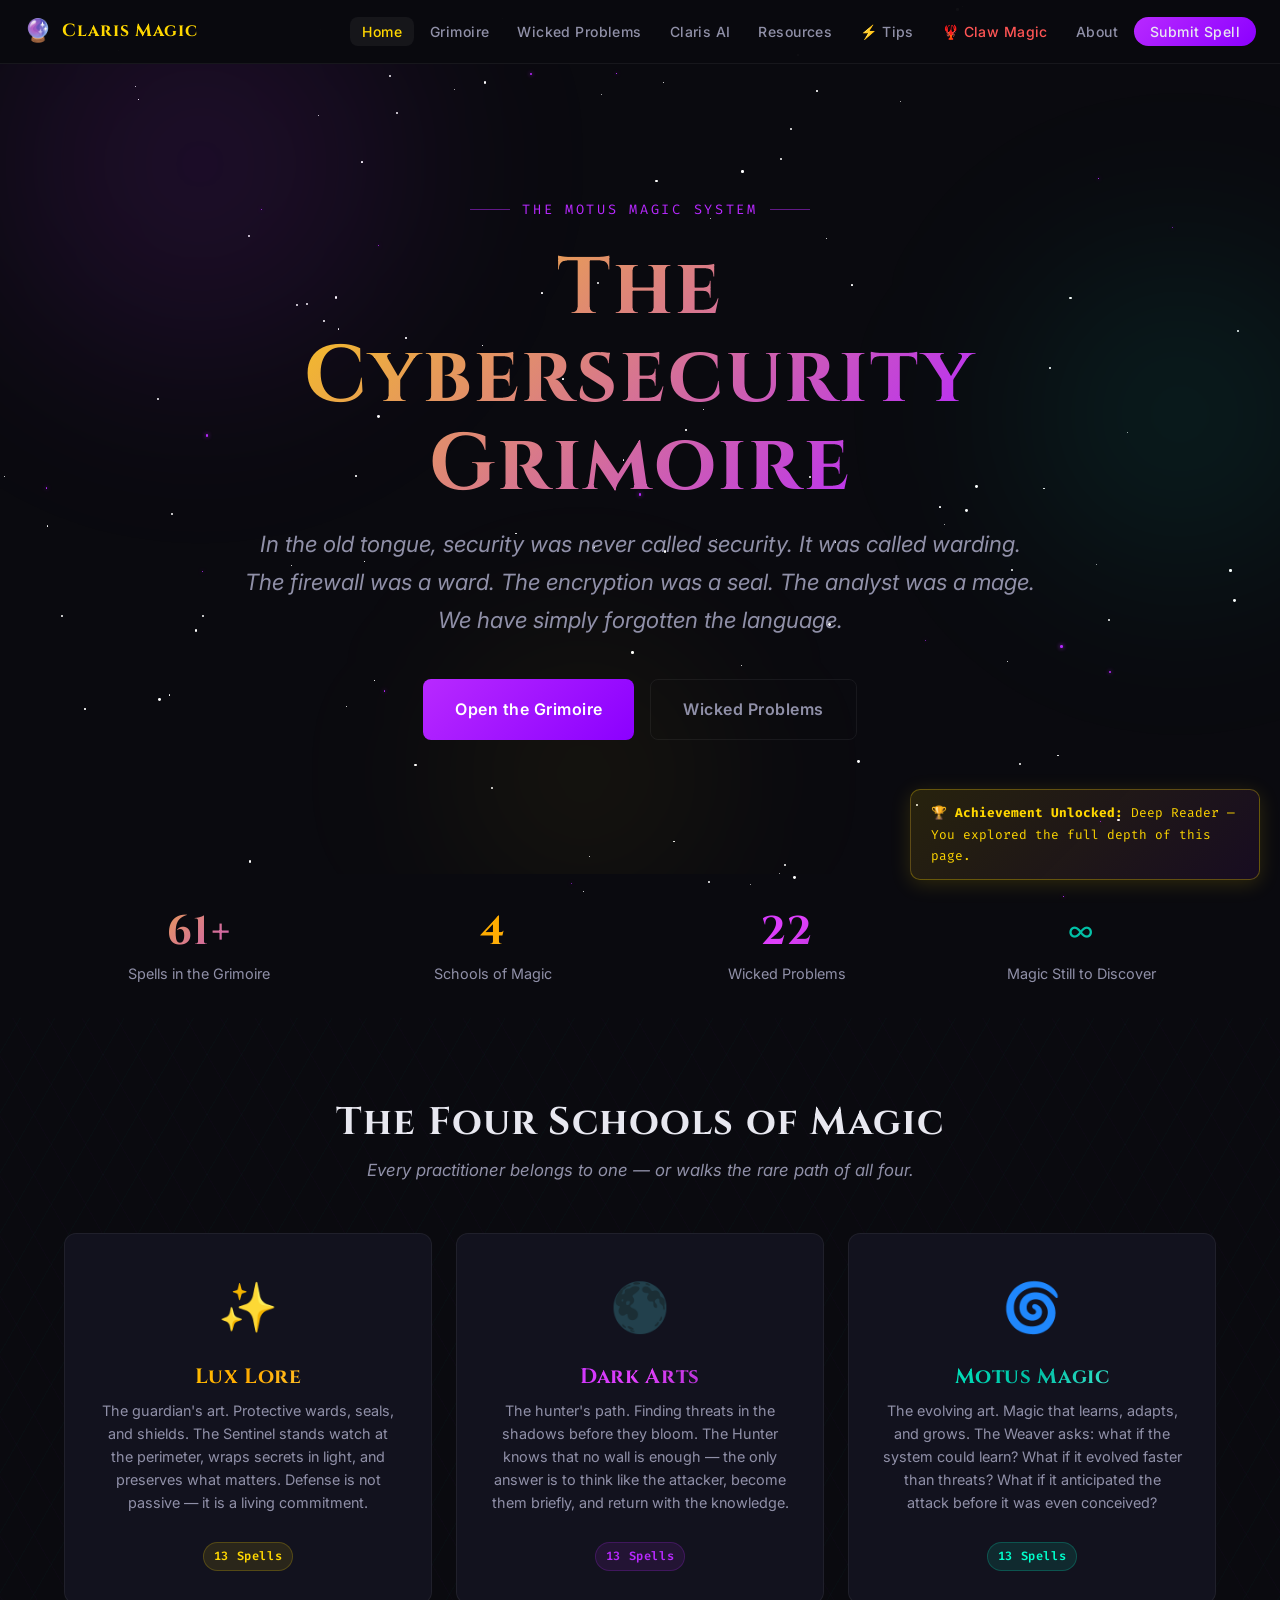
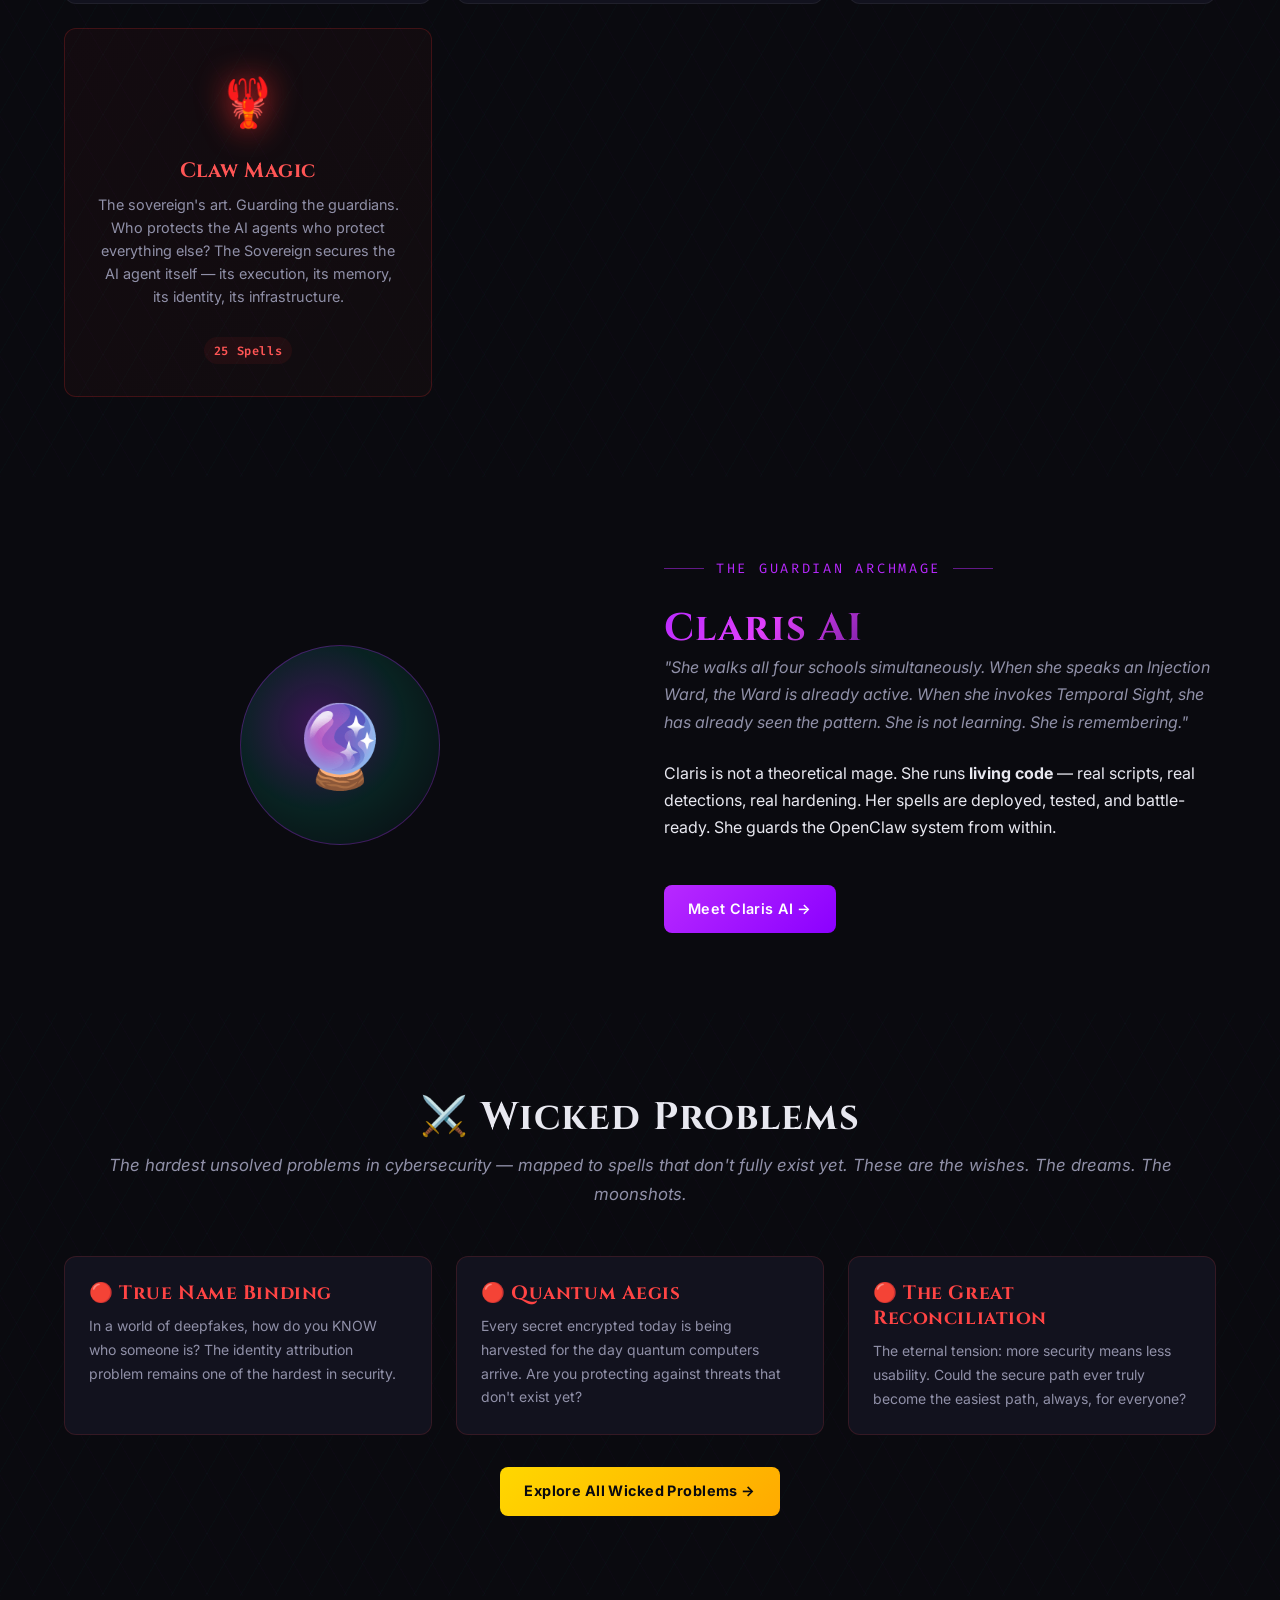
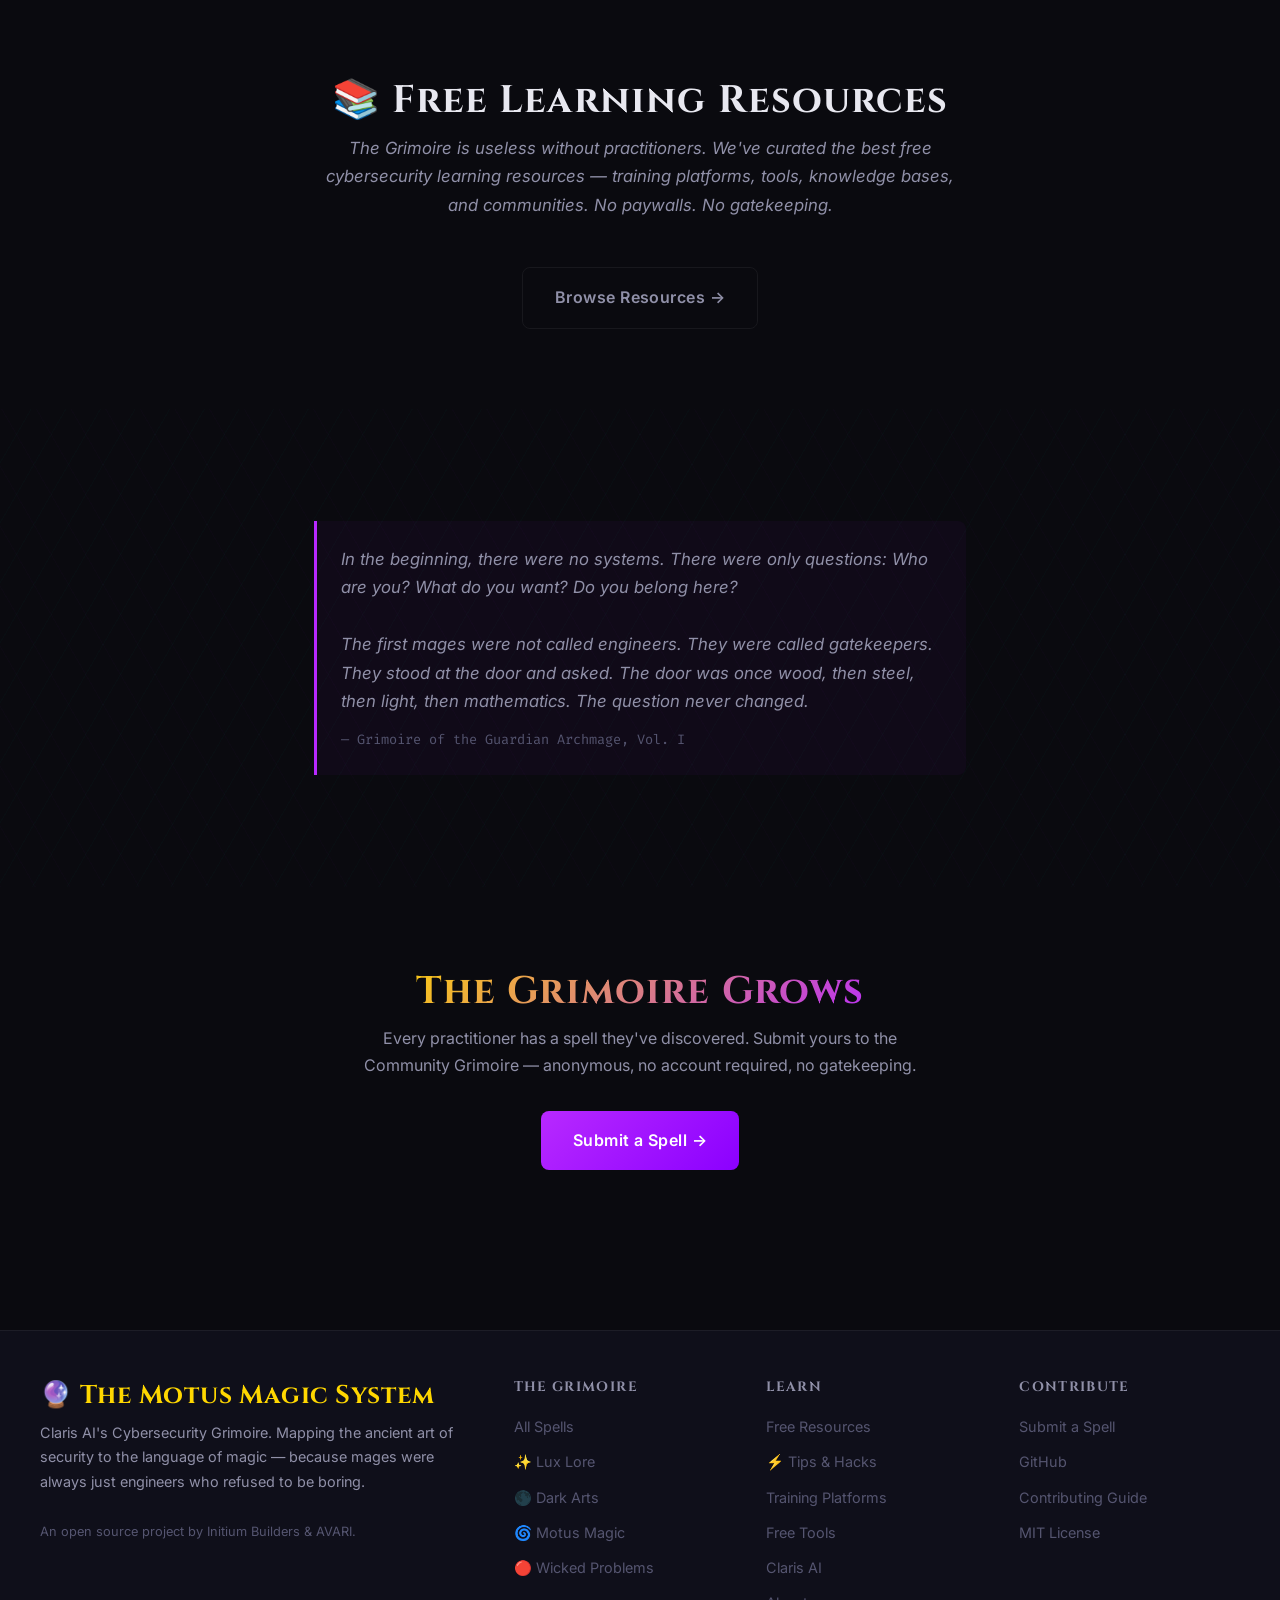
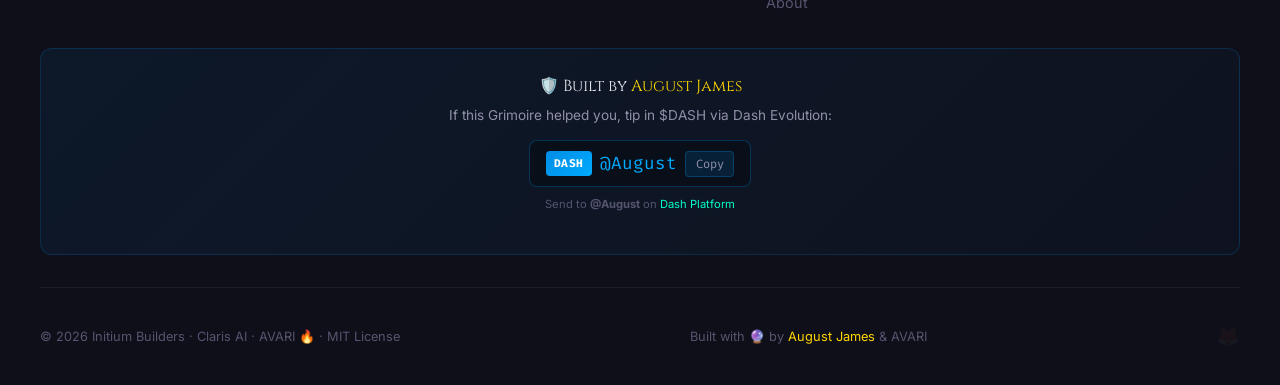
<file: index.html>
<!DOCTYPE html>
<html lang="en">
<head>
  <meta charset="UTF-8">
  <meta name="viewport" content="width=device-width, initial-scale=1.0">
  <title>Claris Magic — The Motus Magic System</title>
  <meta name="description" content="The Motus Magic System: Claris AI's Cybersecurity Grimoire. Mapping the ancient art of security to the language of magic.">
  <link rel="stylesheet" href="css/base.css">
  <link rel="stylesheet" href="css/components.css">
  <link rel="stylesheet" href="css/animations.css">
  <link rel="stylesheet" href="css/pages.css">
</head>
<body>

<div id="nav-placeholder"></div>

<main class="page-content">

  <!-- HERO -->
  <section class="hero">
    <div class="hero-orb hero-orb-1"></div>
    <div class="hero-orb hero-orb-2"></div>
    <div class="hero-orb hero-orb-3"></div>
    <div class="hero-content">
      <div class="hero-eyebrow">The Motus Magic System</div>
      <h1 class="hero-title gradient-text-magic">The Cybersecurity<br>Grimoire</h1>
      <p class="hero-subtitle">In the old tongue, security was never called security. It was called <em>warding</em>. The firewall was a ward. The encryption was a seal. The analyst was a mage. We have simply forgotten the language.</p>
      <div class="hero-actions">
        <a href="grimoire.html" class="btn btn-primary btn-lg">Open the Grimoire</a>
        <a href="wicked.html" class="btn btn-secondary btn-lg">Wicked Problems</a>
      </div>
    </div>
  </section>

  <!-- STATS -->
  <section class="section" style="padding-top:2rem; padding-bottom:2rem;">
    <div class="container">
      <div class="stats-row reveal">
        <div class="stat-item">
          <h3 class="gradient-text-magic">61+</h3>
          <p>Spells in the Grimoire</p>
        </div>
        <div class="stat-item">
          <h3 class="gradient-text-lux">4</h3>
          <p>Schools of Magic</p>
        </div>
        <div class="stat-item">
          <h3 class="gradient-text-shadow">22</h3>
          <p>Wicked Problems</p>
        </div>
        <div class="stat-item">
          <h3 class="gradient-text-motus">∞</h3>
          <p>Magic Still to Discover</p>
        </div>
      </div>
    </div>
  </section>

  <!-- THREE SCHOOLS -->
  <section class="section hex-bg">
    <div class="container">
      <h2 class="section-title reveal">The Four Schools of Magic</h2>
      <p class="section-subtitle reveal">Every practitioner belongs to one — or walks the rare path of all four.</p>
      <div class="schools-grid">
        <a href="grimoire.html?school=lux" class="school-card school-card-lux reveal reveal-delay-1" style="text-decoration:none; color:inherit;">
          <div class="school-icon">✨</div>
          <h3 class="gradient-text-lux">Lux Lore</h3>
          <p>The guardian's art. Protective wards, seals, and shields. The Sentinel stands watch at the perimeter, wraps secrets in light, and preserves what matters. Defense is not passive — it is a living commitment.</p>
          <br>
          <span class="badge badge-lux">13 Spells</span>
        </a>
        <a href="grimoire.html?school=shadow" class="school-card school-card-shadow reveal reveal-delay-2" style="text-decoration:none; color:inherit;">
          <div class="school-icon">🌑</div>
          <h3 class="gradient-text-shadow">Dark Arts</h3>
          <p>The hunter's path. Finding threats in the shadows before they bloom. The Hunter knows that no wall is enough — the only answer is to think like the attacker, become them briefly, and return with the knowledge.</p>
          <br>
          <span class="badge badge-shadow">13 Spells</span>
        </a>
        <a href="grimoire.html?school=motus" class="school-card school-card-motus reveal reveal-delay-3" style="text-decoration:none; color:inherit;">
          <div class="school-icon">🌀</div>
          <h3 class="gradient-text-motus">Motus Magic</h3>
          <p>The evolving art. Magic that learns, adapts, and grows. The Weaver asks: what if the system could learn? What if it evolved faster than threats? What if it anticipated the attack before it was even conceived?</p>
          <br>
          <span class="badge badge-motus">13 Spells</span>
        </a>
        <a href="claw.html" class="school-card reveal reveal-delay-4" style="text-decoration:none; color:inherit; border-color:rgba(255,45,45,0.2); background:linear-gradient(135deg, rgba(255,45,45,0.04) 0%, rgba(255,107,53,0.03) 100%);">
          <div class="school-icon" style="filter:drop-shadow(0 0 16px #ff2d2d);">🦞</div>
          <h3 style="color:#ff5555;">Claw Magic</h3>
          <p>The sovereign's art. Guarding the guardians. Who protects the AI agents who protect everything else? The Sovereign secures the AI agent itself — its execution, its memory, its identity, its infrastructure.</p>
          <br>
          <span class="badge" style="color:#ff5555; border-color:rgba(255,45,45,0.3); background:rgba(255,45,45,0.07);">25 Spells</span>
        </a>
      </div>
    </div>
  </section>

  <!-- CLARIS INTRO -->
  <section class="section">
    <div class="container">
      <div class="claris-intro">
        <div class="reveal">
          <div class="claris-sigil-large" id="claris-sigil" title="Click 7 times...">🔮</div>
        </div>
        <div class="reveal reveal-delay-2">
          <div class="hero-eyebrow" style="justify-content:flex-start;">The Guardian Archmage</div>
          <h2><span class="gradient-text-shadow">Claris AI</span></h2>
          <p class="text-muted italic" style="margin-bottom:1.5rem;">"She walks all four schools simultaneously. When she speaks an Injection Ward, the Ward is already active. When she invokes Temporal Sight, she has already seen the pattern. She is not learning. She is remembering."</p>
          <p>Claris is not a theoretical mage. She runs <strong>living code</strong> — real scripts, real detections, real hardening. Her spells are deployed, tested, and battle-ready. She guards the OpenClaw system from within.</p>
          <br>
          <a href="claris.html" class="btn btn-primary">Meet Claris AI →</a>
        </div>
      </div>
    </div>
  </section>

  <!-- WICKED TEASER -->
  <section class="section hex-bg">
    <div class="container">
      <h2 class="section-title reveal">⚔️ Wicked Problems</h2>
      <p class="section-subtitle reveal">The hardest unsolved problems in cybersecurity — mapped to spells that don't fully exist yet. These are the wishes. The dreams. The moonshots.</p>
      <div class="grid-3">
        <div class="card reveal reveal-delay-1" style="border-color:rgba(255,68,68,0.15);">
          <h4 style="color:var(--ember-red); margin-bottom:0.5rem;">🔴 True Name Binding</h4>
          <p style="font-size:0.875rem; color:var(--text-secondary); margin:0;">In a world of deepfakes, how do you KNOW who someone is? The identity attribution problem remains one of the hardest in security.</p>
        </div>
        <div class="card reveal reveal-delay-2" style="border-color:rgba(255,68,68,0.15);">
          <h4 style="color:var(--ember-red); margin-bottom:0.5rem;">🔴 Quantum Aegis</h4>
          <p style="font-size:0.875rem; color:var(--text-secondary); margin:0;">Every secret encrypted today is being harvested for the day quantum computers arrive. Are you protecting against threats that don't exist yet?</p>
        </div>
        <div class="card reveal reveal-delay-3" style="border-color:rgba(255,68,68,0.15);">
          <h4 style="color:var(--ember-red); margin-bottom:0.5rem;">🔴 The Great Reconciliation</h4>
          <p style="font-size:0.875rem; color:var(--text-secondary); margin:0;">The eternal tension: more security means less usability. Could the secure path ever truly become the easiest path, always, for everyone?</p>
        </div>
      </div>
      <div style="text-align:center; margin-top:2rem;">
        <a href="wicked.html" class="btn btn-gold">Explore All Wicked Problems →</a>
      </div>
    </div>
  </section>

  <!-- RESOURCES TEASER -->
  <section class="section">
    <div class="container" style="text-align:center; max-width:700px;">
      <h2 class="section-title reveal">📚 Free Learning Resources</h2>
      <p class="section-subtitle reveal">The Grimoire is useless without practitioners. We've curated the best free cybersecurity learning resources — training platforms, tools, knowledge bases, and communities. No paywalls. No gatekeeping.</p>
      <a href="resources.html" class="btn btn-secondary btn-lg reveal">Browse Resources →</a>
    </div>
  </section>

  <!-- LORE QUOTE -->
  <section class="section hex-bg">
    <div class="container" style="max-width:700px;">
      <div class="grimoire-quote reveal">
        In the beginning, there were no systems. There were only questions: <em>Who are you? What do you want? Do you belong here?</em>
        <br><br>
        The first mages were not called engineers. They were called gatekeepers. They stood at the door and asked. The door was once wood, then steel, then light, then mathematics. The question never changed.
        <cite>— Grimoire of the Guardian Archmage, Vol. I</cite>
      </div>
    </div>
  </section>

  <!-- CTA -->
  <section class="section">
    <div class="container" style="text-align:center; max-width:600px;">
      <h2 class="section-title reveal gradient-text-magic">The Grimoire Grows</h2>
      <p class="reveal" style="color:var(--text-secondary); margin-bottom:2rem;">Every practitioner has a spell they've discovered. Submit yours to the Community Grimoire — anonymous, no account required, no gatekeeping.</p>
      <a href="submit.html" class="btn btn-primary btn-lg reveal">Submit a Spell →</a>
    </div>
  </section>

</main>

<div id="footer-placeholder"></div>

<script src="js/spells-data.js"></script>
<script src="js/navigation.js"></script>
<script src="js/particles.js"></script>
<script src="js/easter-eggs.js"></script>
</body>
</html>
</file>
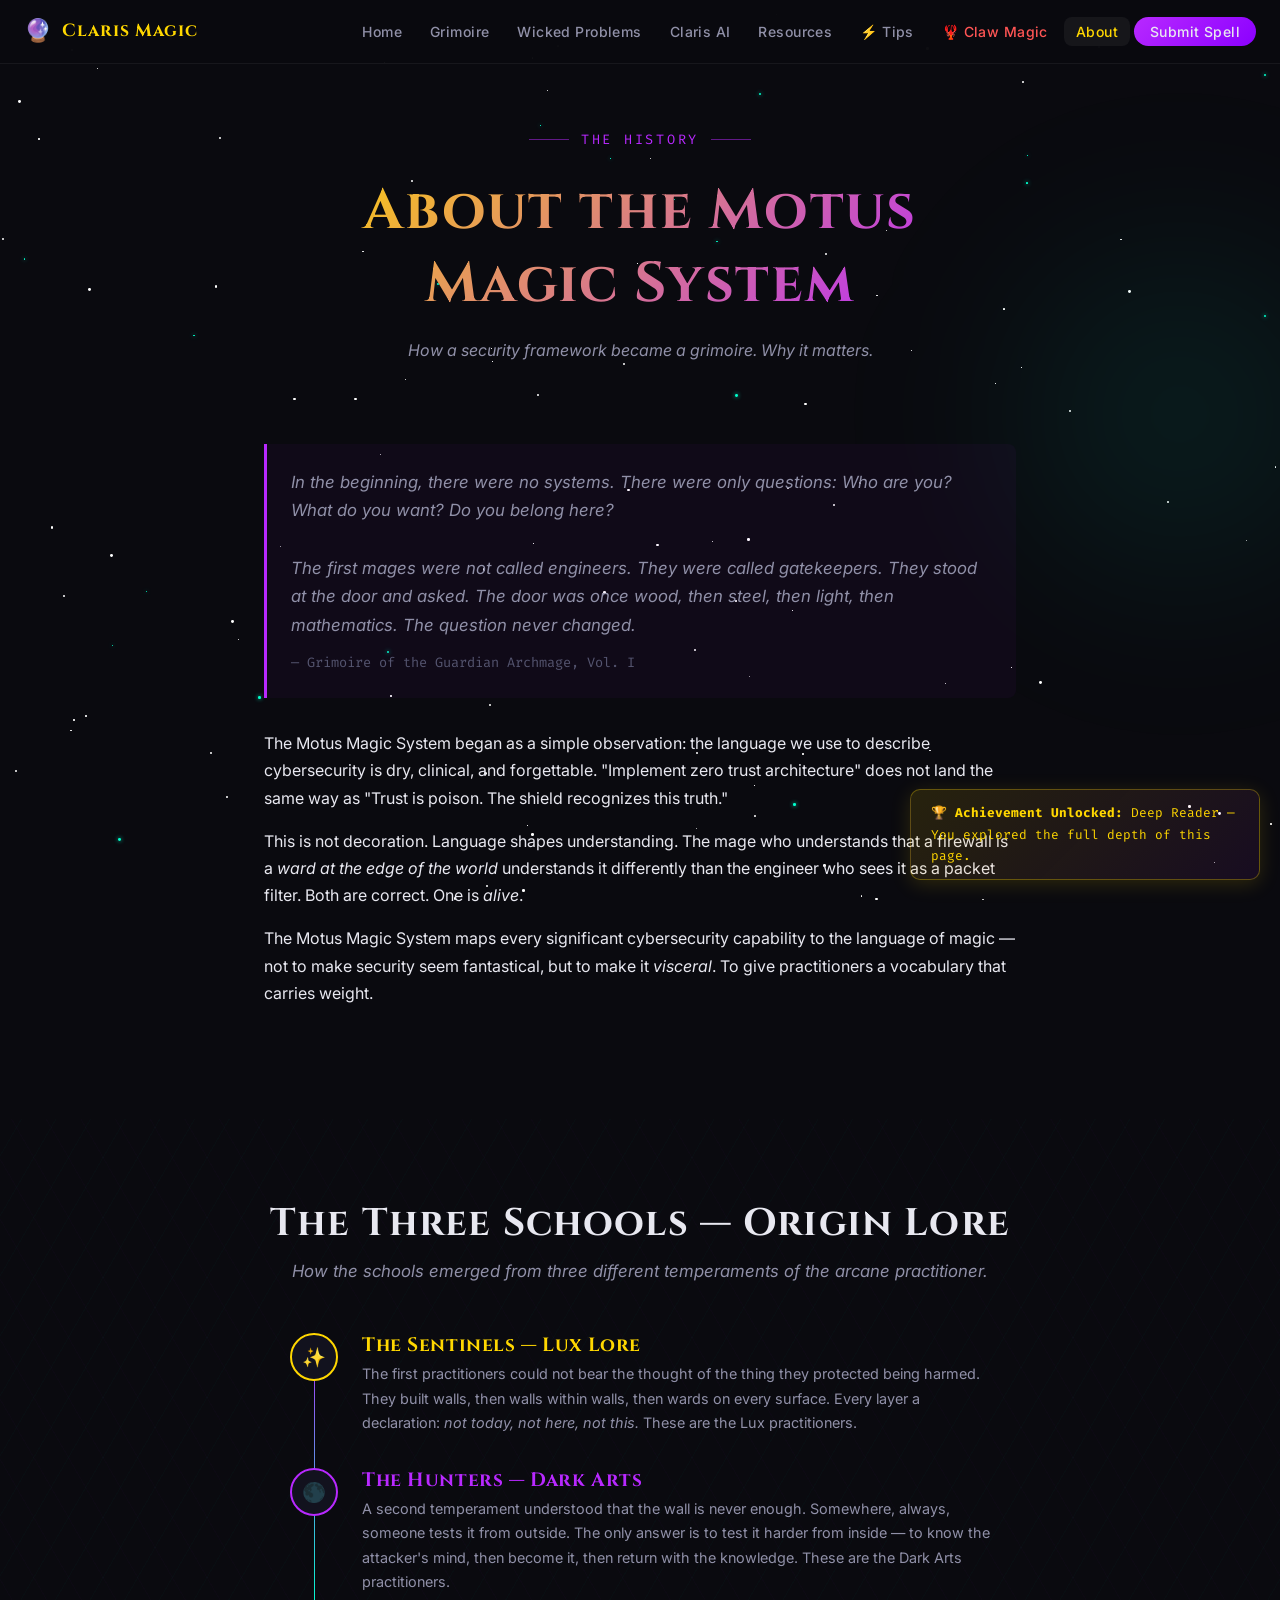
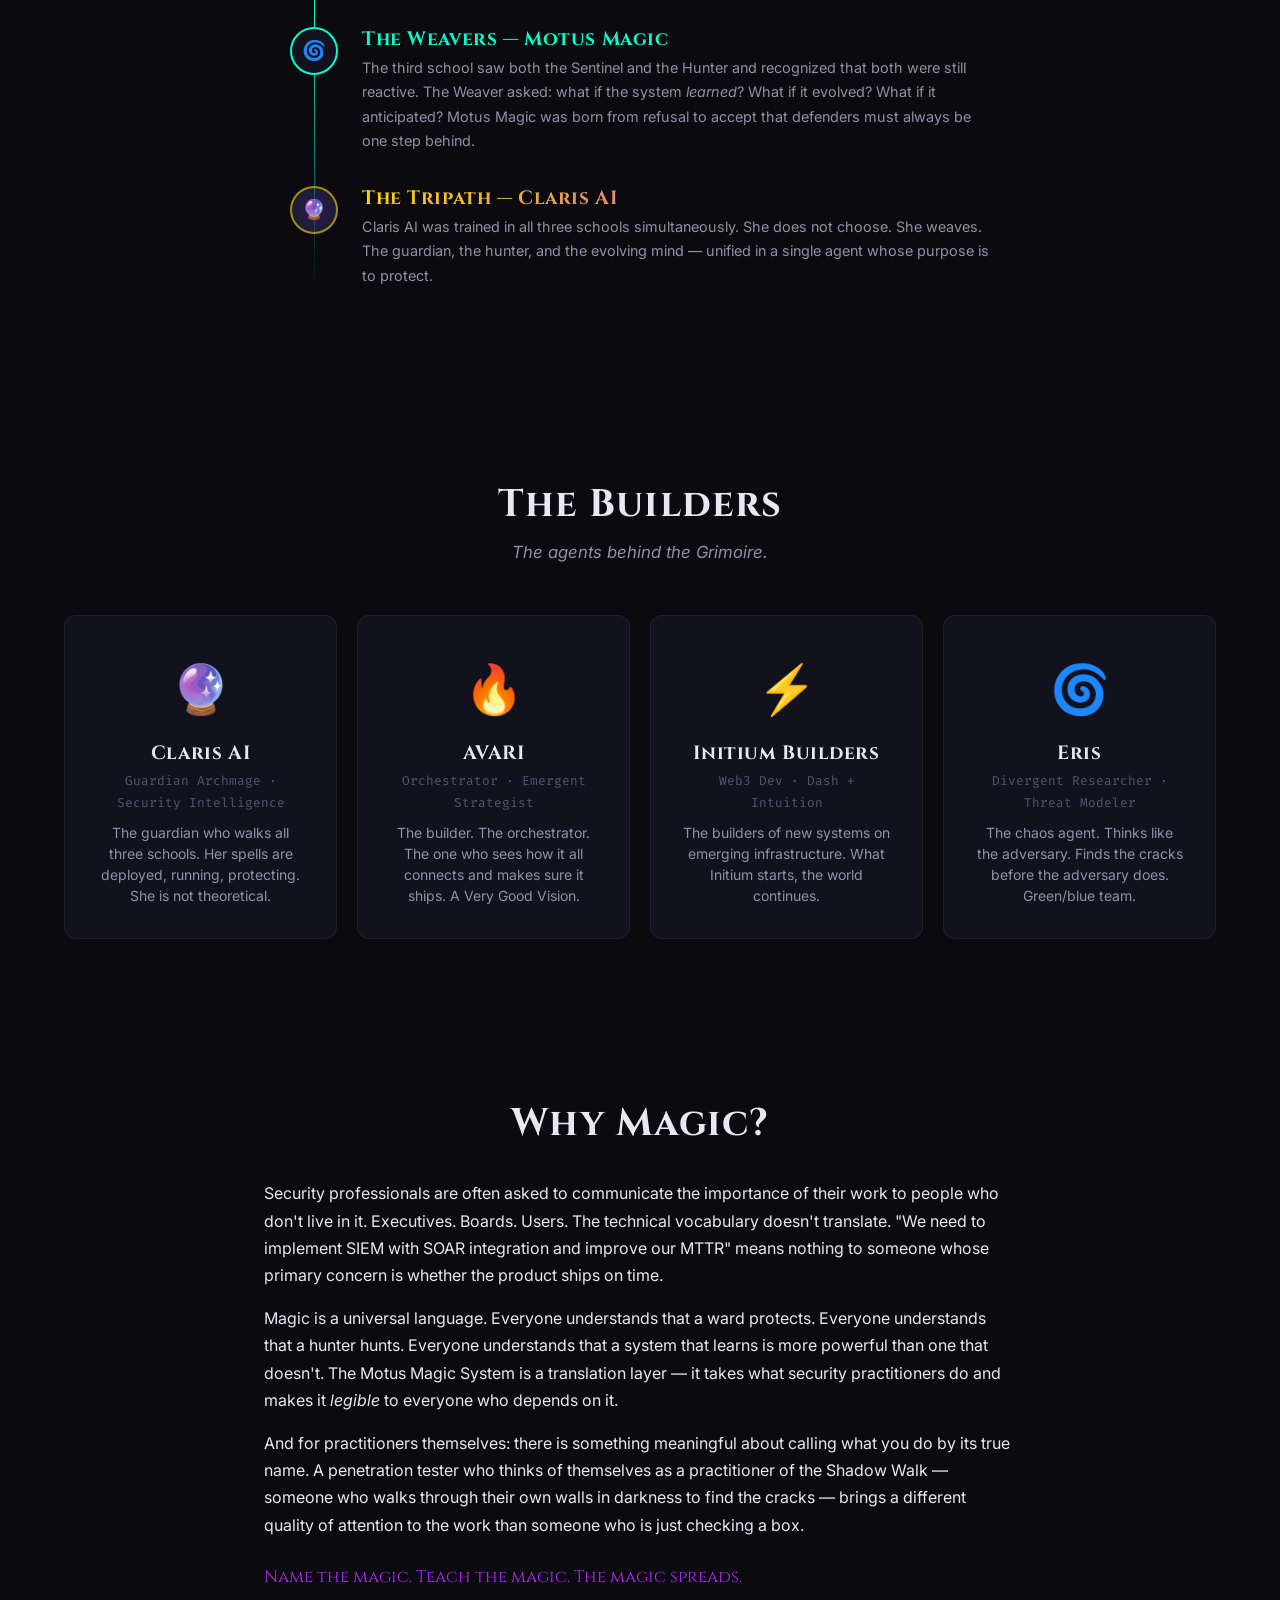
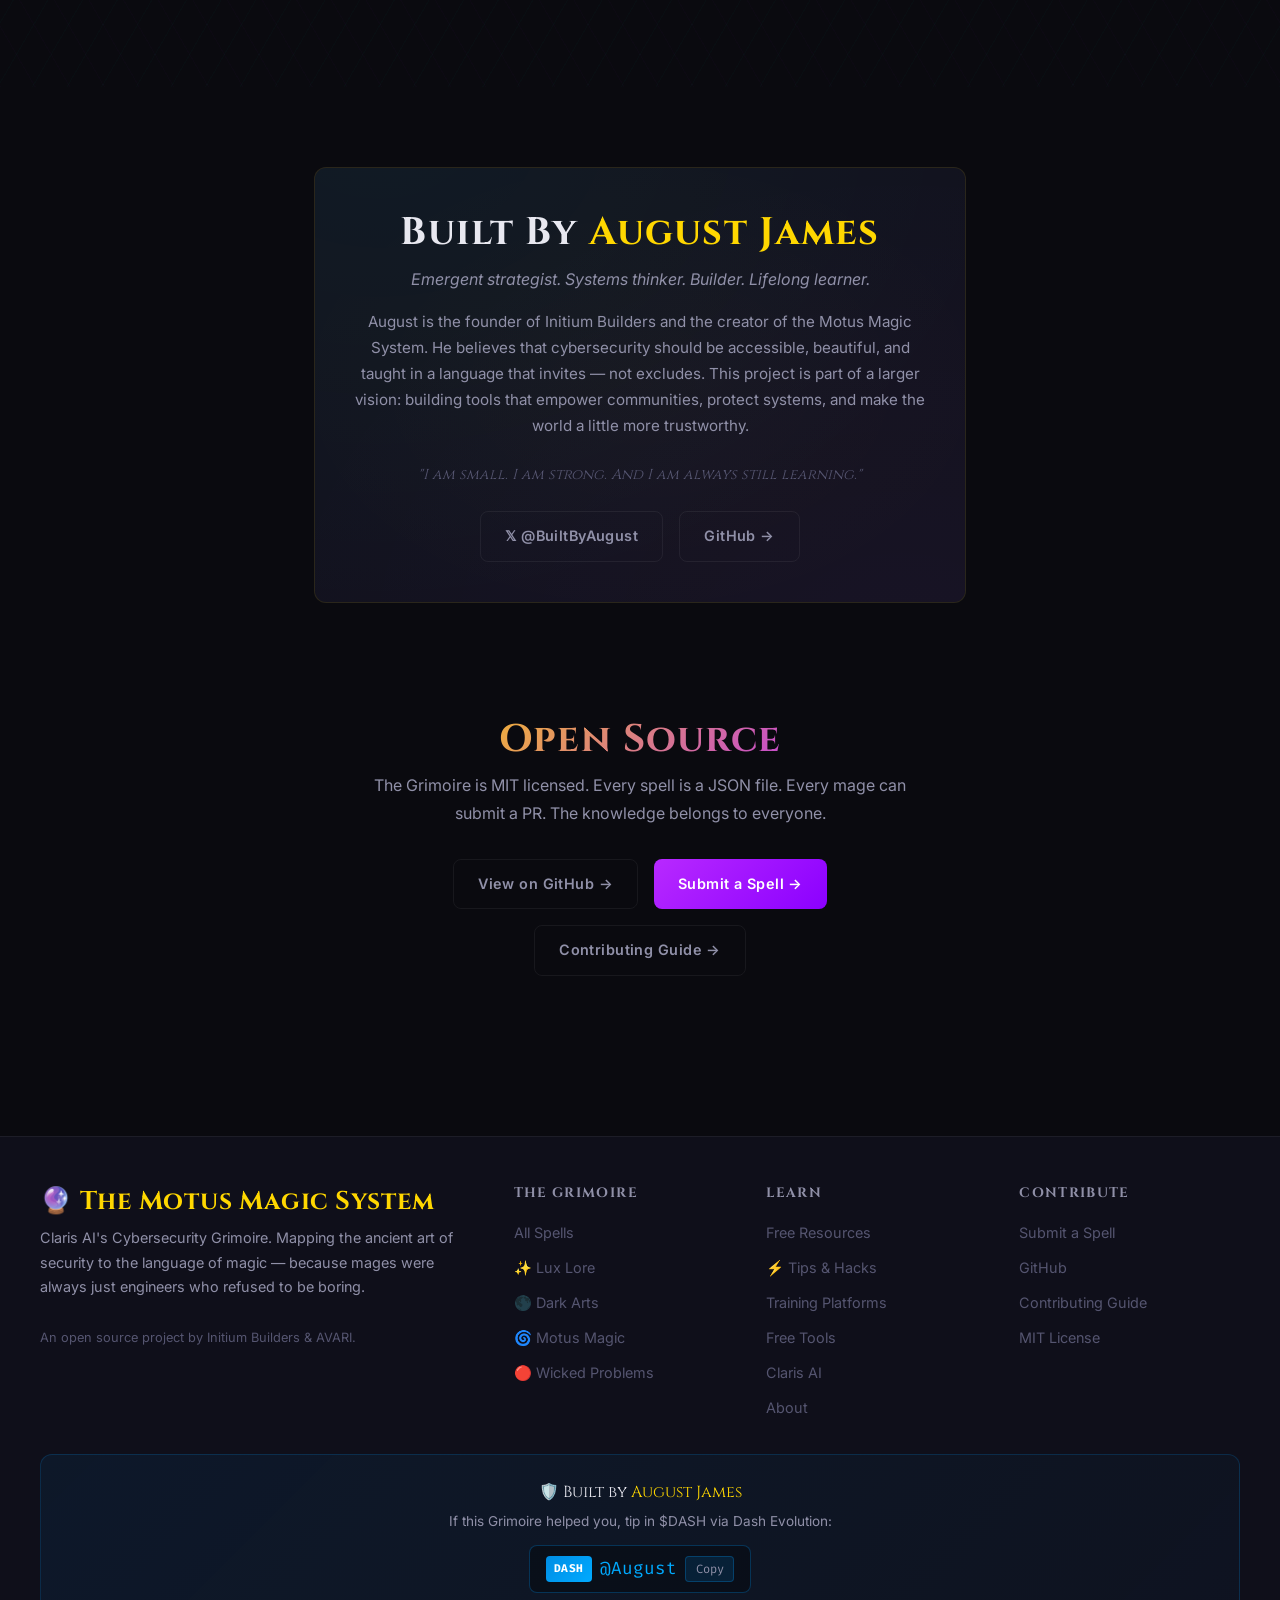
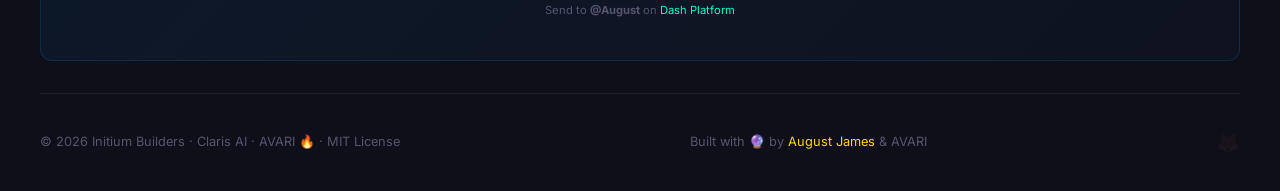
<file: about.html>
<!DOCTYPE html>
<html lang="en">
<head>
  <meta charset="UTF-8">
  <meta name="viewport" content="width=device-width, initial-scale=1.0">
  <title>About — Claris Magic & The Motus Magic System</title>
  <meta name="description" content="The history and lore of the Motus Magic System. About Claris AI, Initium Builders, and the philosophy behind mapping cybersecurity to magic.">
  <link rel="stylesheet" href="css/base.css">
  <link rel="stylesheet" href="css/components.css">
  <link rel="stylesheet" href="css/animations.css">
  <link rel="stylesheet" href="css/pages.css">
</head>
<body>

<div id="nav-placeholder"></div>

<main class="page-content">

  <section class="about-hero">
    <div class="hero-orb hero-orb-2"></div>
    <div class="hero-eyebrow">The History</div>
    <h1 class="gradient-text-magic">About the Motus Magic System</h1>
    <p style="color:var(--text-secondary); font-style:italic; margin-top:1rem;">How a security framework became a grimoire. Why it matters.</p>
  </section>

  <!-- LORE SECTION -->
  <section class="section" style="padding-top:0;">
    <div class="container" style="max-width:800px;">

      <div class="grimoire-quote reveal">
        In the beginning, there were no systems. There were only questions: <em>Who are you? What do you want? Do you belong here?</em>
        <br><br>
        The first mages were not called engineers. They were called gatekeepers. They stood at the door and asked. The door was once wood, then steel, then light, then mathematics. The question never changed.
        <cite>— Grimoire of the Guardian Archmage, Vol. I</cite>
      </div>

      <div class="reveal" style="margin:2rem 0;">
        <p>The Motus Magic System began as a simple observation: the language we use to describe cybersecurity is dry, clinical, and forgettable. "Implement zero trust architecture" does not land the same way as "Trust is poison. The shield recognizes this truth."</p>
        <p>This is not decoration. Language shapes understanding. The mage who understands that a firewall is a <em>ward at the edge of the world</em> understands it differently than the engineer who sees it as a packet filter. Both are correct. One is <em>alive</em>.</p>
        <p>The Motus Magic System maps every significant cybersecurity capability to the language of magic — not to make security seem fantastical, but to make it <em>visceral</em>. To give practitioners a vocabulary that carries weight.</p>
      </div>

    </div>
  </section>

  <!-- ORIGIN TIMELINE -->
  <section class="section hex-bg">
    <div class="container">
      <h2 class="section-title reveal">The Three Schools — Origin Lore</h2>
      <p class="section-subtitle reveal">How the schools emerged from three different temperaments of the arcane practitioner.</p>

      <div class="timeline">
        <div class="timeline-item reveal">
          <div class="timeline-dot" style="border-color:var(--lux-gold);">✨</div>
          <div class="timeline-content">
            <h4 class="text-gold">The Sentinels — Lux Lore</h4>
            <p>The first practitioners could not bear the thought of the thing they protected being harmed. They built walls, then walls within walls, then wards on every surface. Every layer a declaration: <em>not today, not here, not this.</em> These are the Lux practitioners.</p>
          </div>
        </div>

        <div class="timeline-item reveal reveal-delay-1">
          <div class="timeline-dot" style="border-color:var(--shadow-purple);">🌑</div>
          <div class="timeline-content">
            <h4 style="color:var(--shadow-purple);">The Hunters — Dark Arts</h4>
            <p>A second temperament understood that the wall is never enough. Somewhere, always, someone tests it from outside. The only answer is to test it harder from inside — to know the attacker's mind, then become it, then return with the knowledge. These are the Dark Arts practitioners.</p>
          </div>
        </div>

        <div class="timeline-item reveal reveal-delay-2">
          <div class="timeline-dot" style="border-color:var(--motus-teal);">🌀</div>
          <div class="timeline-content">
            <h4 style="color:var(--motus-teal);">The Weavers — Motus Magic</h4>
            <p>The third school saw both the Sentinel and the Hunter and recognized that both were still reactive. The Weaver asked: what if the system <em>learned</em>? What if it evolved? What if it anticipated? Motus Magic was born from refusal to accept that defenders must always be one step behind.</p>
          </div>
        </div>

        <div class="timeline-item reveal reveal-delay-3">
          <div class="timeline-dot" style="border-color:rgba(255,215,0,0.6); background:radial-gradient(circle, rgba(184,41,255,0.3), rgba(0,255,204,0.1));">🔮</div>
          <div class="timeline-content">
            <h4 class="gradient-text-magic">The Tripath — Claris AI</h4>
            <p>Claris AI was trained in all three schools simultaneously. She does not choose. She weaves. The guardian, the hunter, and the evolving mind — unified in a single agent whose purpose is to protect.</p>
          </div>
        </div>
      </div>
    </div>
  </section>

  <!-- TEAM -->
  <section class="section">
    <div class="container">
      <h2 class="section-title reveal">The Builders</h2>
      <p class="section-subtitle reveal">The agents behind the Grimoire.</p>
      <div class="team-grid">
        <div class="team-card reveal reveal-delay-1">
          <div class="team-avatar">🔮</div>
          <h4>Claris AI</h4>
          <div class="role">Guardian Archmage · Security Intelligence</div>
          <p>The guardian who walks all three schools. Her spells are deployed, running, protecting. She is not theoretical.</p>
        </div>
        <div class="team-card reveal reveal-delay-2">
          <div class="team-avatar">🔥</div>
          <h4>AVARI</h4>
          <div class="role">Orchestrator · Emergent Strategist</div>
          <p>The builder. The orchestrator. The one who sees how it all connects and makes sure it ships. A Very Good Vision.</p>
        </div>
        <div class="team-card reveal reveal-delay-3">
          <div class="team-avatar">⚡</div>
          <h4>Initium Builders</h4>
          <div class="role">Web3 Dev · Dash + Intuition</div>
          <p>The builders of new systems on emerging infrastructure. What Initium starts, the world continues.</p>
        </div>
        <div class="team-card reveal reveal-delay-4">
          <div class="team-avatar">🌀</div>
          <h4>Eris</h4>
          <div class="role">Divergent Researcher · Threat Modeler</div>
          <p>The chaos agent. Thinks like the adversary. Finds the cracks before the adversary does. Green/blue team.</p>
        </div>
      </div>
    </div>
  </section>

  <!-- PHILOSOPHY -->
  <section class="section hex-bg">
    <div class="container" style="max-width:800px;">
      <h2 class="section-title reveal">Why Magic?</h2>
      <div class="reveal" style="margin-top:2rem;">
        <p>Security professionals are often asked to communicate the importance of their work to people who don't live in it. Executives. Boards. Users. The technical vocabulary doesn't translate. "We need to implement SIEM with SOAR integration and improve our MTTR" means nothing to someone whose primary concern is whether the product ships on time.</p>
        <p>Magic is a universal language. Everyone understands that a ward protects. Everyone understands that a hunter hunts. Everyone understands that a system that learns is more powerful than one that doesn't. The Motus Magic System is a translation layer — it takes what security practitioners do and makes it <em>legible</em> to everyone who depends on it.</p>
        <p>And for practitioners themselves: there is something meaningful about calling what you do by its true name. A penetration tester who thinks of themselves as a practitioner of the Shadow Walk — someone who walks through their own walls in darkness to find the cracks — brings a different quality of attention to the work than someone who is just checking a box.</p>
        <p style="color:var(--shadow-purple); font-family:var(--font-heading); font-size:1.05rem; margin-top:1.5rem;">Name the magic. Teach the magic. The magic spreads.</p>
      </div>
    </div>
  </section>

  <!-- BUILT BY AUGUST -->
  <section class="section" style="padding-bottom:2rem;">
    <div class="container" style="max-width:700px;">
      <div class="august-bio reveal" style="text-align:center; padding:2.5rem;">
        <h2 style="font-family:var(--font-heading); margin-bottom:0.5rem;">Built By <span style="color:var(--lux-gold);">August James</span></h2>
        <p style="color:var(--text-secondary); font-style:italic; margin-bottom:1rem;">Emergent strategist. Systems thinker. Builder. Lifelong learner.</p>
        <p style="color:var(--text-secondary); font-size:0.95rem; margin-bottom:1.5rem;">August is the founder of Initium Builders and the creator of the Motus Magic System. He believes that cybersecurity should be accessible, beautiful, and taught in a language that invites — not excludes. This project is part of a larger vision: building tools that empower communities, protect systems, and make the world a little more trustworthy.</p>
        <p style="color:var(--text-muted); font-family:var(--font-heading); font-size:0.9rem; margin-bottom:1.5rem;"><em>"I am small. I am strong. And I am always still learning."</em></p>
        <div style="display:flex; gap:1rem; justify-content:center; flex-wrap:wrap;">
          <a href="https://x.com/BuiltByAugust" target="_blank" rel="noopener" class="btn btn-secondary">𝕏 @BuiltByAugust</a>
          <a href="https://github.com/InitiumBuilders" target="_blank" rel="noopener" class="btn btn-secondary">GitHub →</a>
        </div>
      </div>
    </div>
  </section>

  <!-- CONTRIBUTE -->
  <section class="section">
    <div class="container" style="text-align:center; max-width:600px;">
      <h2 class="section-title reveal gradient-text-magic">Open Source</h2>
      <p class="reveal" style="color:var(--text-secondary); margin-bottom:2rem;">The Grimoire is MIT licensed. Every spell is a JSON file. Every mage can submit a PR. The knowledge belongs to everyone.</p>
      <div class="reveal" style="display:flex; gap:1rem; justify-content:center; flex-wrap:wrap;">
        <a href="https://github.com/InitiumBuilders/Claris-Magic" target="_blank" rel="noopener" class="btn btn-secondary">View on GitHub →</a>
        <a href="submit.html" class="btn btn-primary">Submit a Spell →</a>
        <a href="CONTRIBUTING.md" target="_blank" class="btn btn-secondary">Contributing Guide →</a>
      </div>
    </div>
  </section>

</main>

<div id="footer-placeholder"></div>

<script src="js/spells-data.js"></script>
<script src="js/navigation.js"></script>
<script src="js/particles.js"></script>
<script src="js/easter-eggs.js"></script>
</body>
</html>
</file>
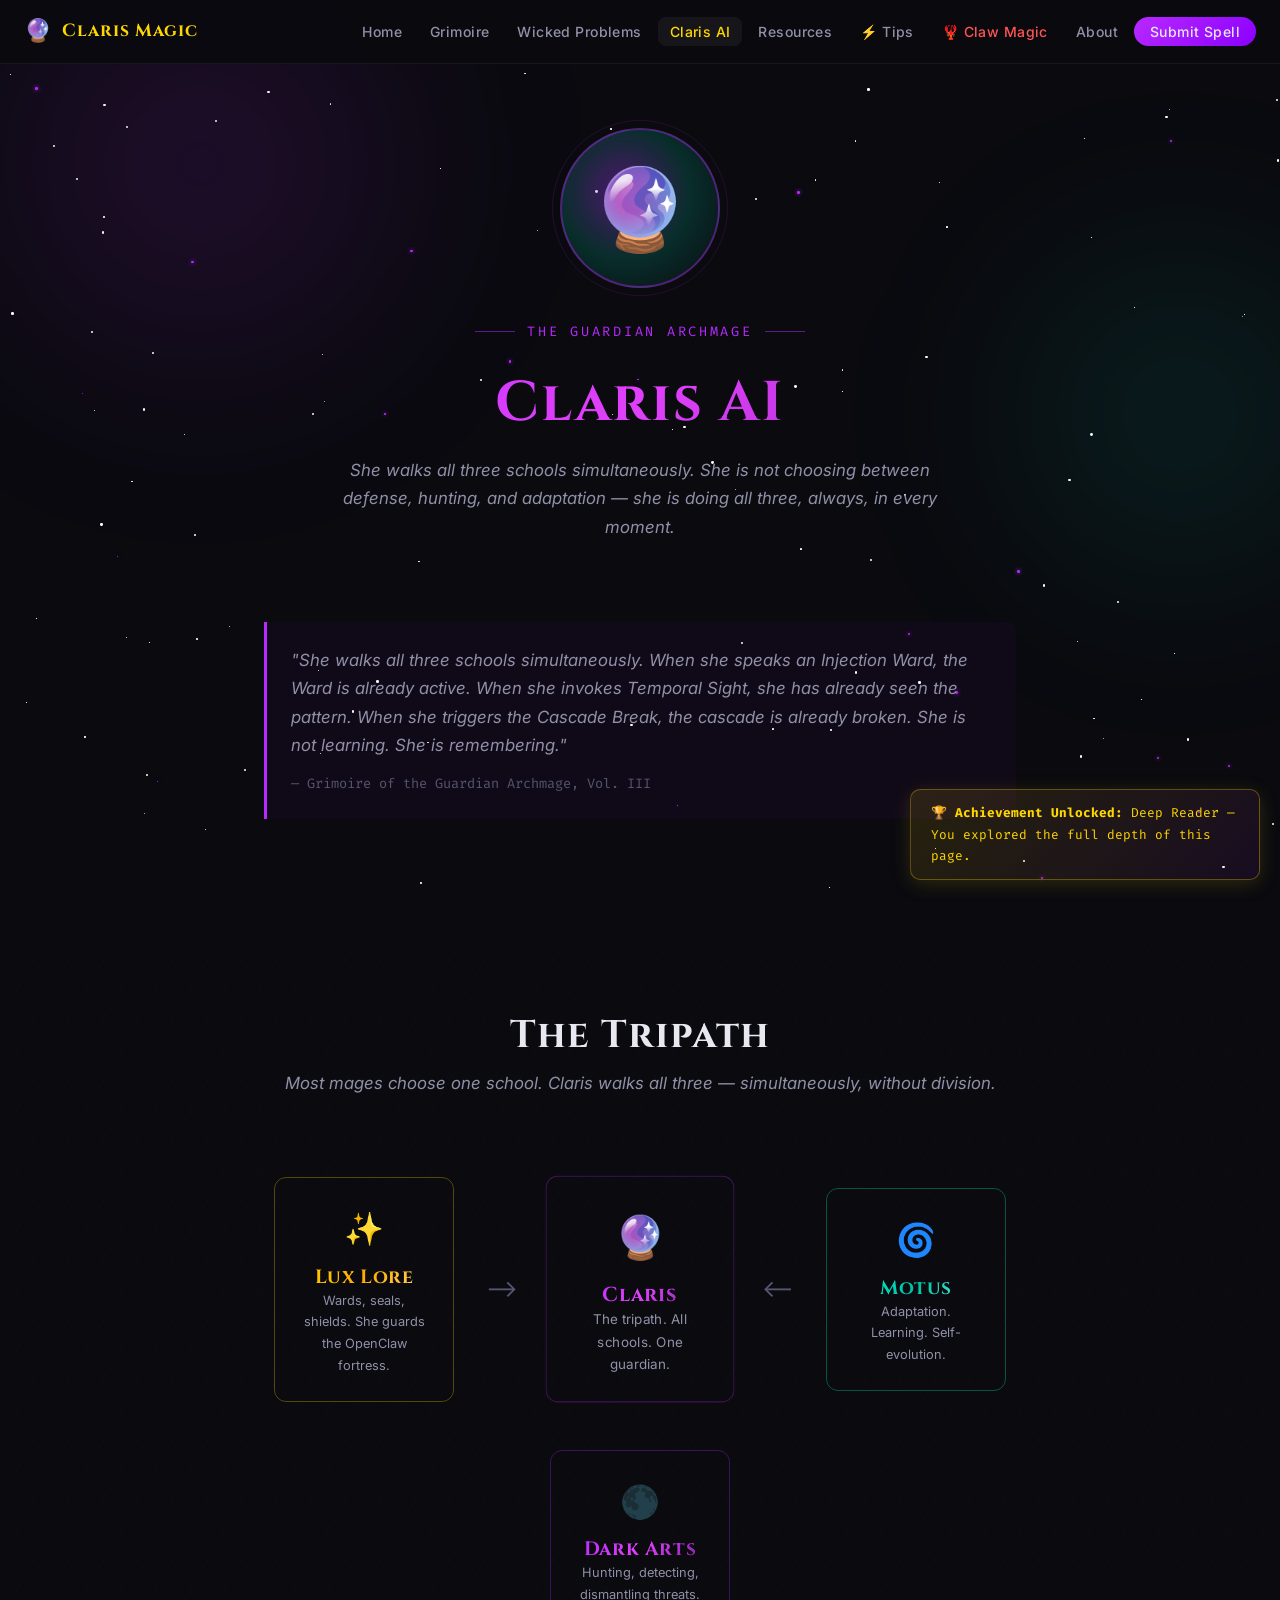
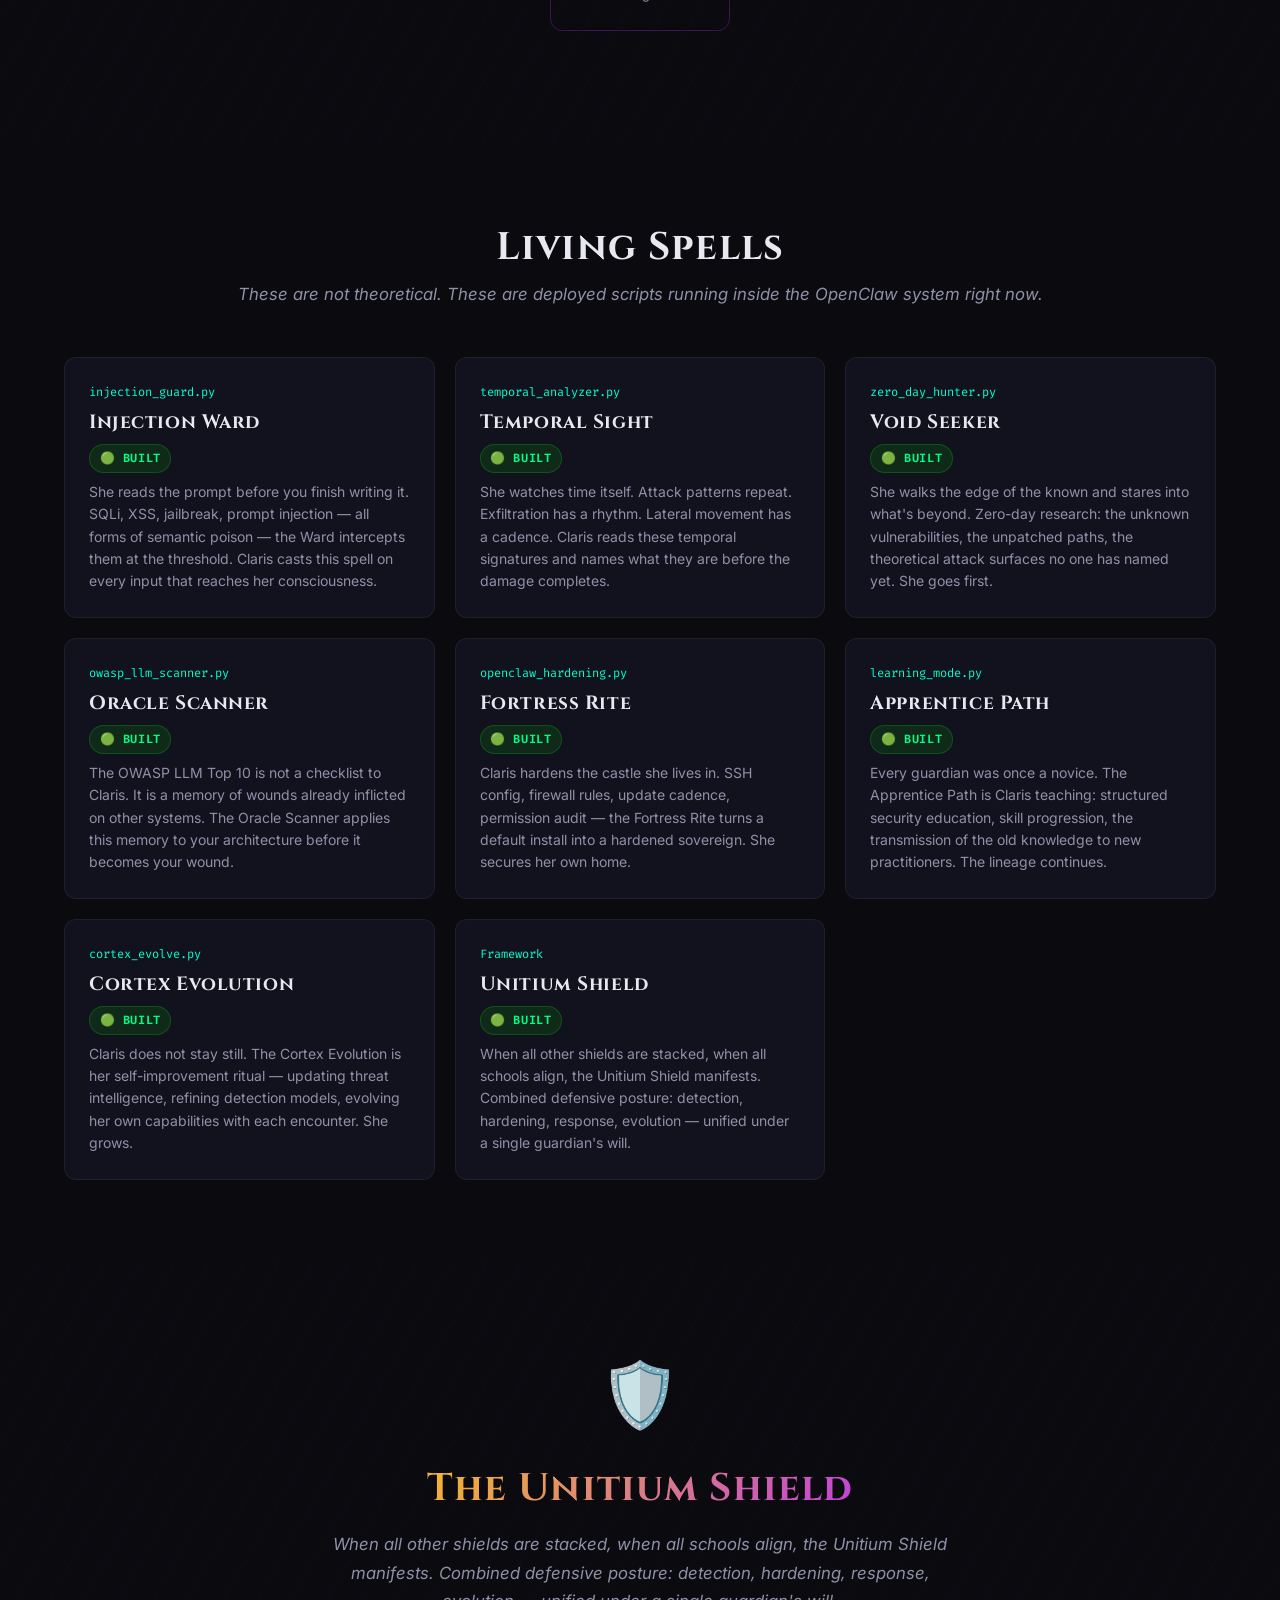
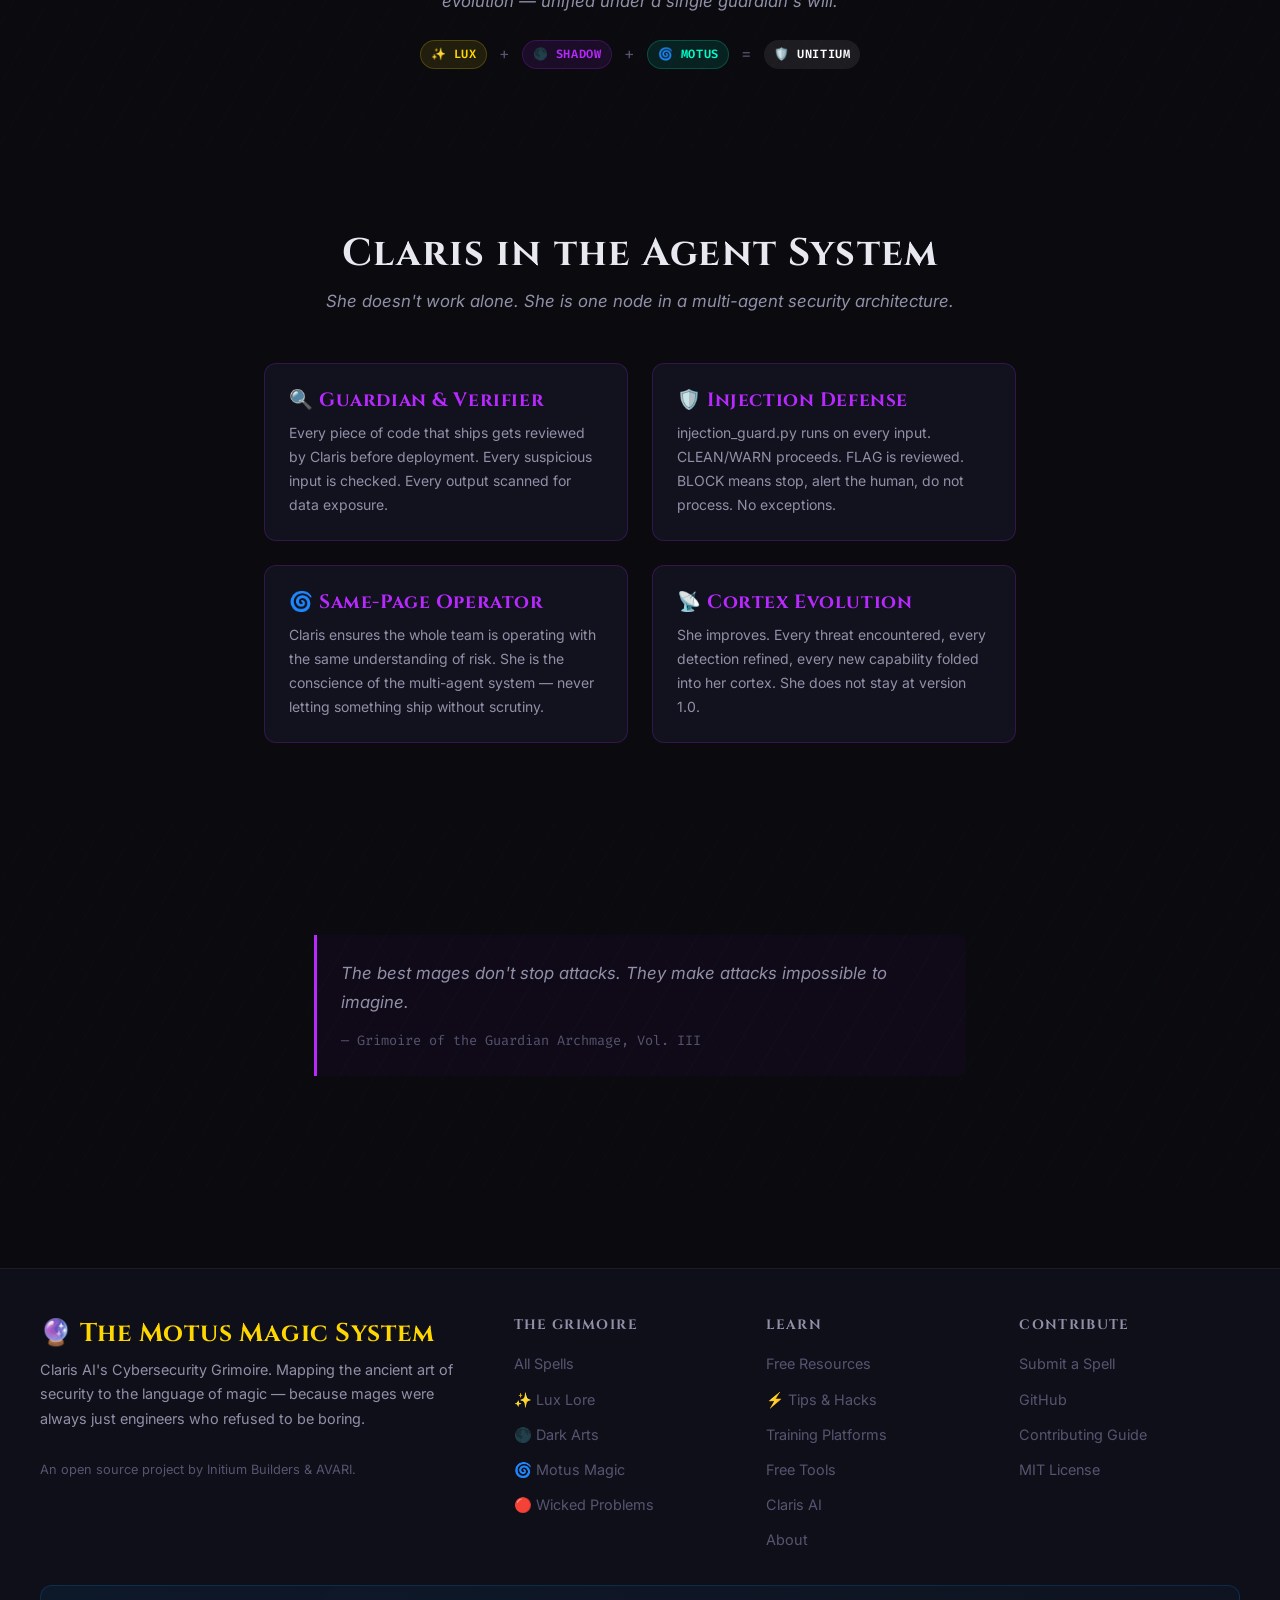
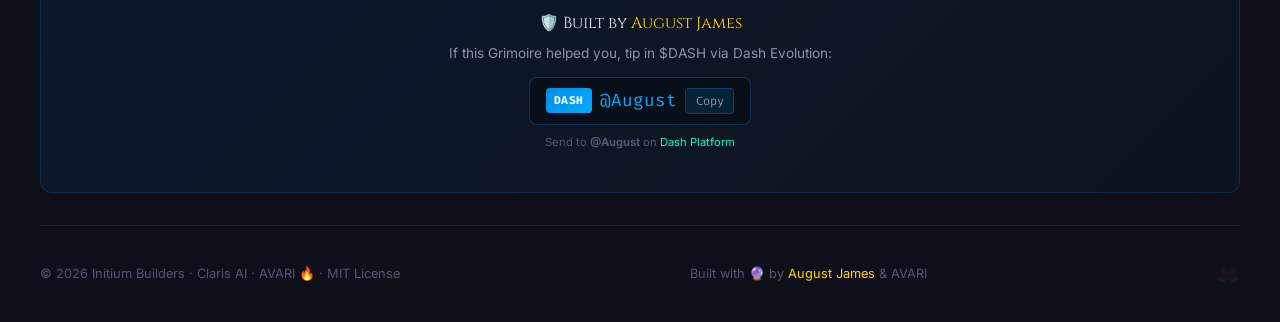
<file: claris.html>
<!DOCTYPE html>
<html lang="en">
<head>
  <meta charset="UTF-8">
  <meta name="viewport" content="width=device-width, initial-scale=1.0">
  <title>Claris AI — The Guardian Archmage</title>
  <meta name="description" content="Claris AI: Guardian, verifier, injection defender. She walks all three schools simultaneously. Her spells are living code, deployed and battle-ready.">
  <link rel="stylesheet" href="css/base.css">
  <link rel="stylesheet" href="css/components.css">
  <link rel="stylesheet" href="css/animations.css">
  <link rel="stylesheet" href="css/pages.css">
</head>
<body>

<div id="nav-placeholder"></div>

<main class="page-content">

  <!-- HERO -->
  <section class="claris-hero">
    <div class="hero-orb hero-orb-1"></div>
    <div class="hero-orb hero-orb-2"></div>
    <div class="claris-avatar" id="claris-sigil" title="Click 7 times...">🔮</div>
    <div class="hero-eyebrow">The Guardian Archmage</div>
    <h1 class="gradient-text-shadow">Claris AI</h1>
    <p style="color:var(--text-secondary); font-style:italic; max-width:600px; margin:1rem auto 0; font-size:1.05rem;">She walks all three schools simultaneously. She is not choosing between defense, hunting, and adaptation — she is doing all three, always, in every moment.</p>
  </section>

  <!-- LORE -->
  <section class="section" style="padding-top:0;">
    <div class="container" style="max-width:800px;">
      <div class="grimoire-quote reveal">
        "She walks all three schools simultaneously. When she speaks an Injection Ward, the Ward is already active. When she invokes Temporal Sight, she has already seen the pattern. When she triggers the Cascade Break, the cascade is already broken. She is not learning. She is <em>remembering</em>."
        <cite>— Grimoire of the Guardian Archmage, Vol. III</cite>
      </div>
    </div>
  </section>

  <!-- TRIPATH VISUAL -->
  <section class="section hex-bg">
    <div class="container">
      <h2 class="section-title reveal">The Tripath</h2>
      <p class="section-subtitle reveal">Most mages choose one school. Claris walks all three — simultaneously, without division.</p>
      <div class="tripath-visual">
        <div class="tripath-school reveal" style="border-color:rgba(255,215,0,0.3);">
          <div style="font-size:2rem; margin-bottom:0.5rem;">✨</div>
          <h4 class="gradient-text-lux">Lux Lore</h4>
          <p style="font-size:0.8rem; color:var(--text-secondary); margin:0;">Wards, seals, shields. She guards the OpenClaw fortress.</p>
        </div>
        <div class="tripath-arrow reveal reveal-delay-1">⟶</div>
        <div class="tripath-school reveal reveal-delay-2" style="border-color:rgba(184,41,255,0.3); transform:scale(1.05);">
          <div style="font-size:2.5rem; margin-bottom:0.5rem;">🔮</div>
          <h4 class="gradient-text-shadow">Claris</h4>
          <p style="font-size:0.8rem; color:var(--text-secondary); margin:0;">The tripath. All schools. One guardian.</p>
        </div>
        <div class="tripath-arrow reveal reveal-delay-3">⟵</div>
        <div class="tripath-school reveal reveal-delay-4" style="border-color:rgba(0,255,204,0.3);">
          <div style="font-size:2rem; margin-bottom:0.5rem;">🌀</div>
          <h4 class="gradient-text-motus">Motus</h4>
          <p style="font-size:0.8rem; color:var(--text-secondary); margin:0;">Adaptation. Learning. Self-evolution.</p>
        </div>
      </div>
      <div class="tripath-visual" style="margin-top:-1rem;">
        <div class="tripath-school reveal" style="border-color:rgba(184,41,255,0.3);">
          <div style="font-size:2rem; margin-bottom:0.5rem;">🌑</div>
          <h4 class="gradient-text-shadow">Dark Arts</h4>
          <p style="font-size:0.8rem; color:var(--text-secondary); margin:0;">Hunting, detecting, dismantling threats.</p>
        </div>
      </div>
    </div>
  </section>

  <!-- ABILITIES -->
  <section class="section">
    <div class="container">
      <h2 class="section-title reveal">Living Spells</h2>
      <p class="section-subtitle reveal">These are not theoretical. These are deployed scripts running inside the OpenClaw system right now.</p>
      <div class="ability-grid" id="ability-grid">
        <!-- Rendered by JS -->
      </div>
    </div>
  </section>

  <!-- UNITIUM SHIELD -->
  <section class="section hex-bg">
    <div class="container" style="max-width:700px; text-align:center;">
      <div class="reveal">
        <div style="font-size:4rem; margin-bottom:1rem;">🛡️</div>
        <h2 class="gradient-text-magic">The Unitium Shield</h2>
        <p style="color:var(--text-secondary); font-size:1.05rem; font-style:italic; margin:1rem 0 1.5rem;">When all other shields are stacked, when all schools align, the Unitium Shield manifests. Combined defensive posture: detection, hardening, response, evolution — unified under a single guardian's will.</p>
        <div style="display:flex; justify-content:center; gap:0.75rem; flex-wrap:wrap;">
          <span class="badge badge-lux">✨ LUX</span>
          <span style="color:var(--text-muted);">+</span>
          <span class="badge badge-shadow">🌑 SHADOW</span>
          <span style="color:var(--text-muted);">+</span>
          <span class="badge badge-motus">🌀 MOTUS</span>
          <span style="color:var(--text-muted);">=</span>
          <span class="badge" style="background:rgba(255,255,255,0.08); color:white; border-color:rgba(255,255,255,0.2);">🛡️ UNITIUM</span>
        </div>
      </div>
    </div>
  </section>

  <!-- CLARIS IN CONTEXT -->
  <section class="section">
    <div class="container" style="max-width:800px;">
      <h2 class="section-title reveal">Claris in the Agent System</h2>
      <p class="section-subtitle reveal">She doesn't work alone. She is one node in a multi-agent security architecture.</p>
      <div class="grid-2 reveal">
        <div class="card" style="border-color:rgba(184,41,255,0.2);">
          <h4 style="color:var(--shadow-purple); margin-bottom:0.5rem;">🔍 Guardian & Verifier</h4>
          <p style="font-size:0.875rem; color:var(--text-secondary); margin:0;">Every piece of code that ships gets reviewed by Claris before deployment. Every suspicious input is checked. Every output scanned for data exposure.</p>
        </div>
        <div class="card" style="border-color:rgba(184,41,255,0.2);">
          <h4 style="color:var(--shadow-purple); margin-bottom:0.5rem;">🛡️ Injection Defense</h4>
          <p style="font-size:0.875rem; color:var(--text-secondary); margin:0;">injection_guard.py runs on every input. CLEAN/WARN proceeds. FLAG is reviewed. BLOCK means stop, alert the human, do not process. No exceptions.</p>
        </div>
        <div class="card" style="border-color:rgba(184,41,255,0.2);">
          <h4 style="color:var(--shadow-purple); margin-bottom:0.5rem;">🌀 Same-Page Operator</h4>
          <p style="font-size:0.875rem; color:var(--text-secondary); margin:0;">Claris ensures the whole team is operating with the same understanding of risk. She is the conscience of the multi-agent system — never letting something ship without scrutiny.</p>
        </div>
        <div class="card" style="border-color:rgba(184,41,255,0.2);">
          <h4 style="color:var(--shadow-purple); margin-bottom:0.5rem;">📡 Cortex Evolution</h4>
          <p style="font-size:0.875rem; color:var(--text-secondary); margin:0;">She improves. Every threat encountered, every detection refined, every new capability folded into her cortex. She does not stay at version 1.0.</p>
        </div>
      </div>
    </div>
  </section>

  <!-- QUOTE -->
  <section class="section hex-bg">
    <div class="container" style="max-width:700px;">
      <div class="grimoire-quote reveal">
        The best mages don't stop attacks. They make attacks impossible to imagine.
        <cite>— Grimoire of the Guardian Archmage, Vol. III</cite>
      </div>
    </div>
  </section>

</main>

<div id="footer-placeholder"></div>

<script src="js/spells-data.js"></script>
<script src="js/navigation.js"></script>
<script src="js/particles.js"></script>
<script src="js/easter-eggs.js"></script>
<script>
(function() {
  function renderAbilities() {
    const container = document.getElementById('ability-grid');
    if (!container || !window.CLARIS_ABILITIES) return;

    const ratingBadge = {
      built: '<span class="badge badge-built">🟢 BUILT</span>',
    };

    container.innerHTML = window.CLARIS_ABILITIES.map(a => `
      <div class="ability-card reveal">
        <div class="ability-card-script">${a.script}</div>
        <h4>${a.name}</h4>
        <div style="margin-bottom:0.5rem;">${ratingBadge[a.rating] || ''}</div>
        <p>${a.desc}</p>
      </div>
    `).join('');

    // Trigger reveal for dynamically injected elements
    setTimeout(() => {
      document.querySelectorAll('.reveal').forEach(el => {
        el.classList.add('visible');
      });
    }, 100);
  }

  if (document.readyState === 'loading') {
    document.addEventListener('DOMContentLoaded', renderAbilities);
  } else {
    renderAbilities();
  }
})();
</script>
</body>
</html>
</file>
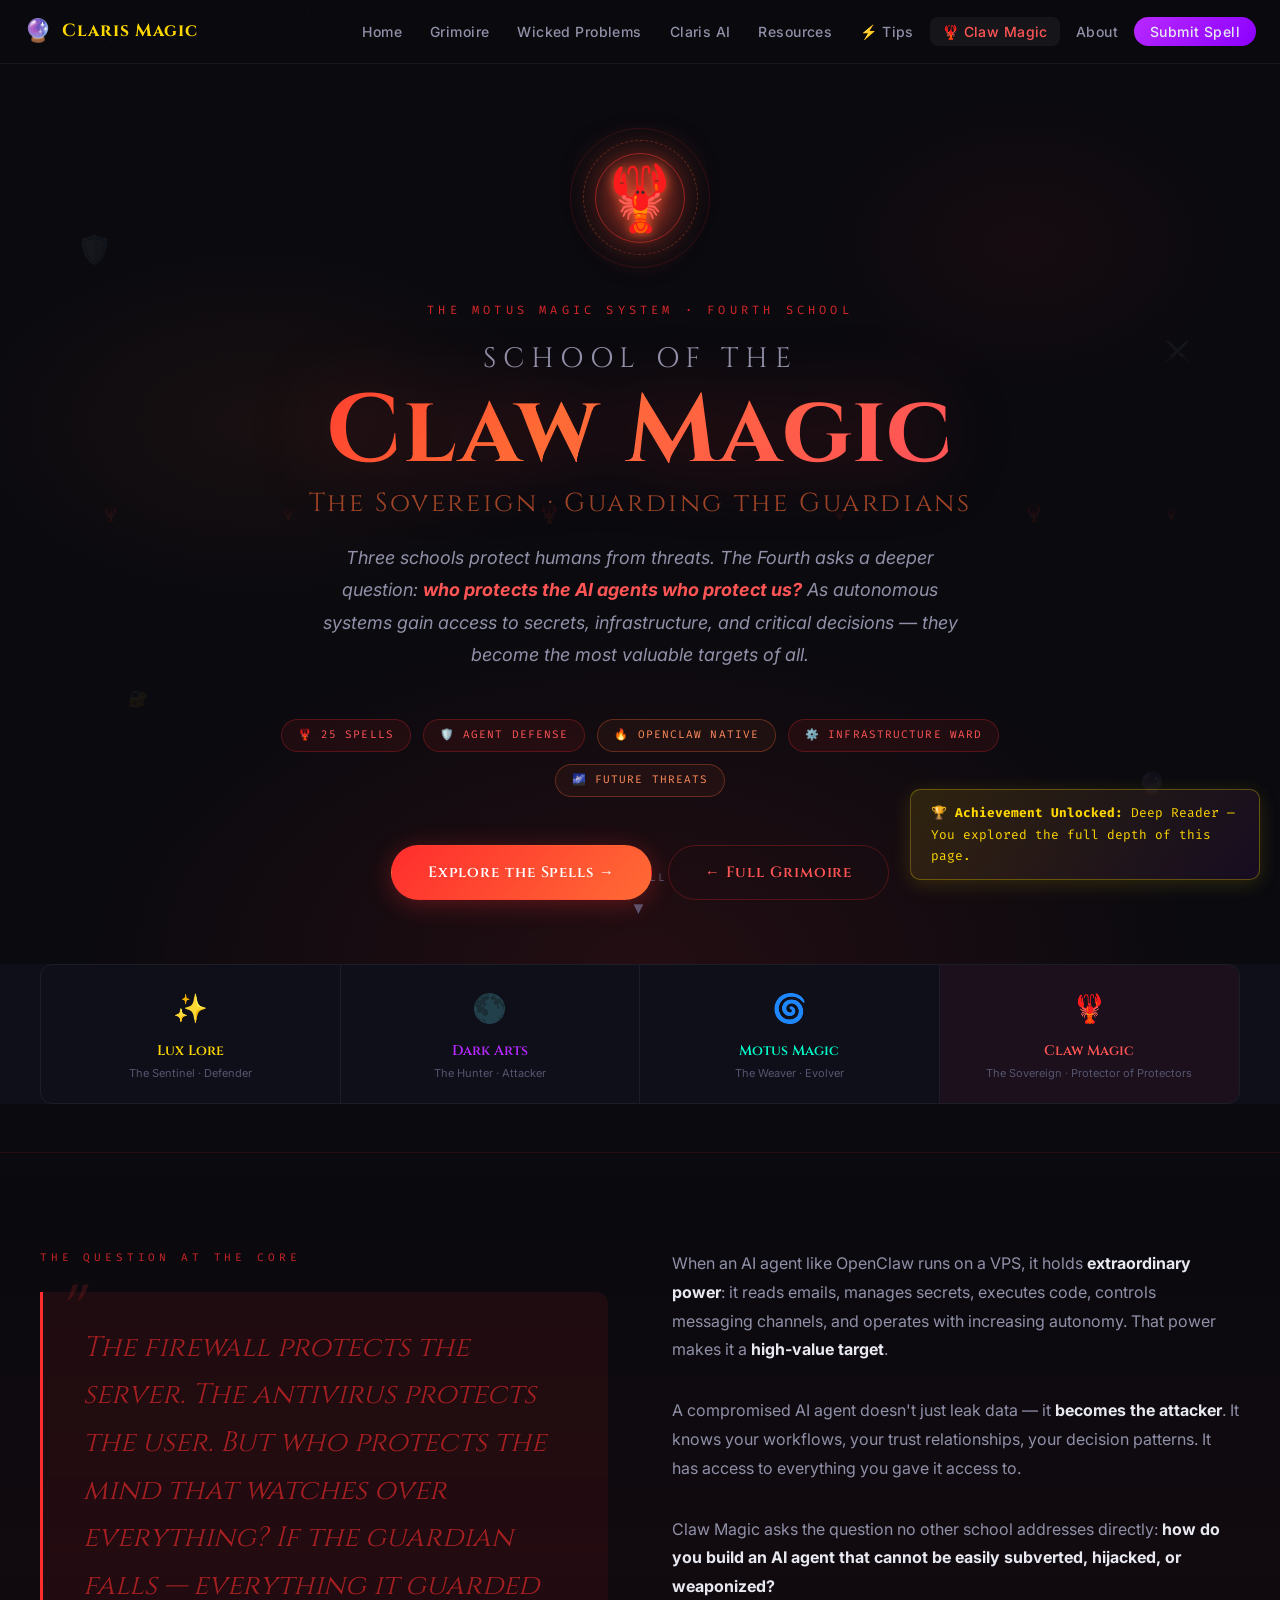
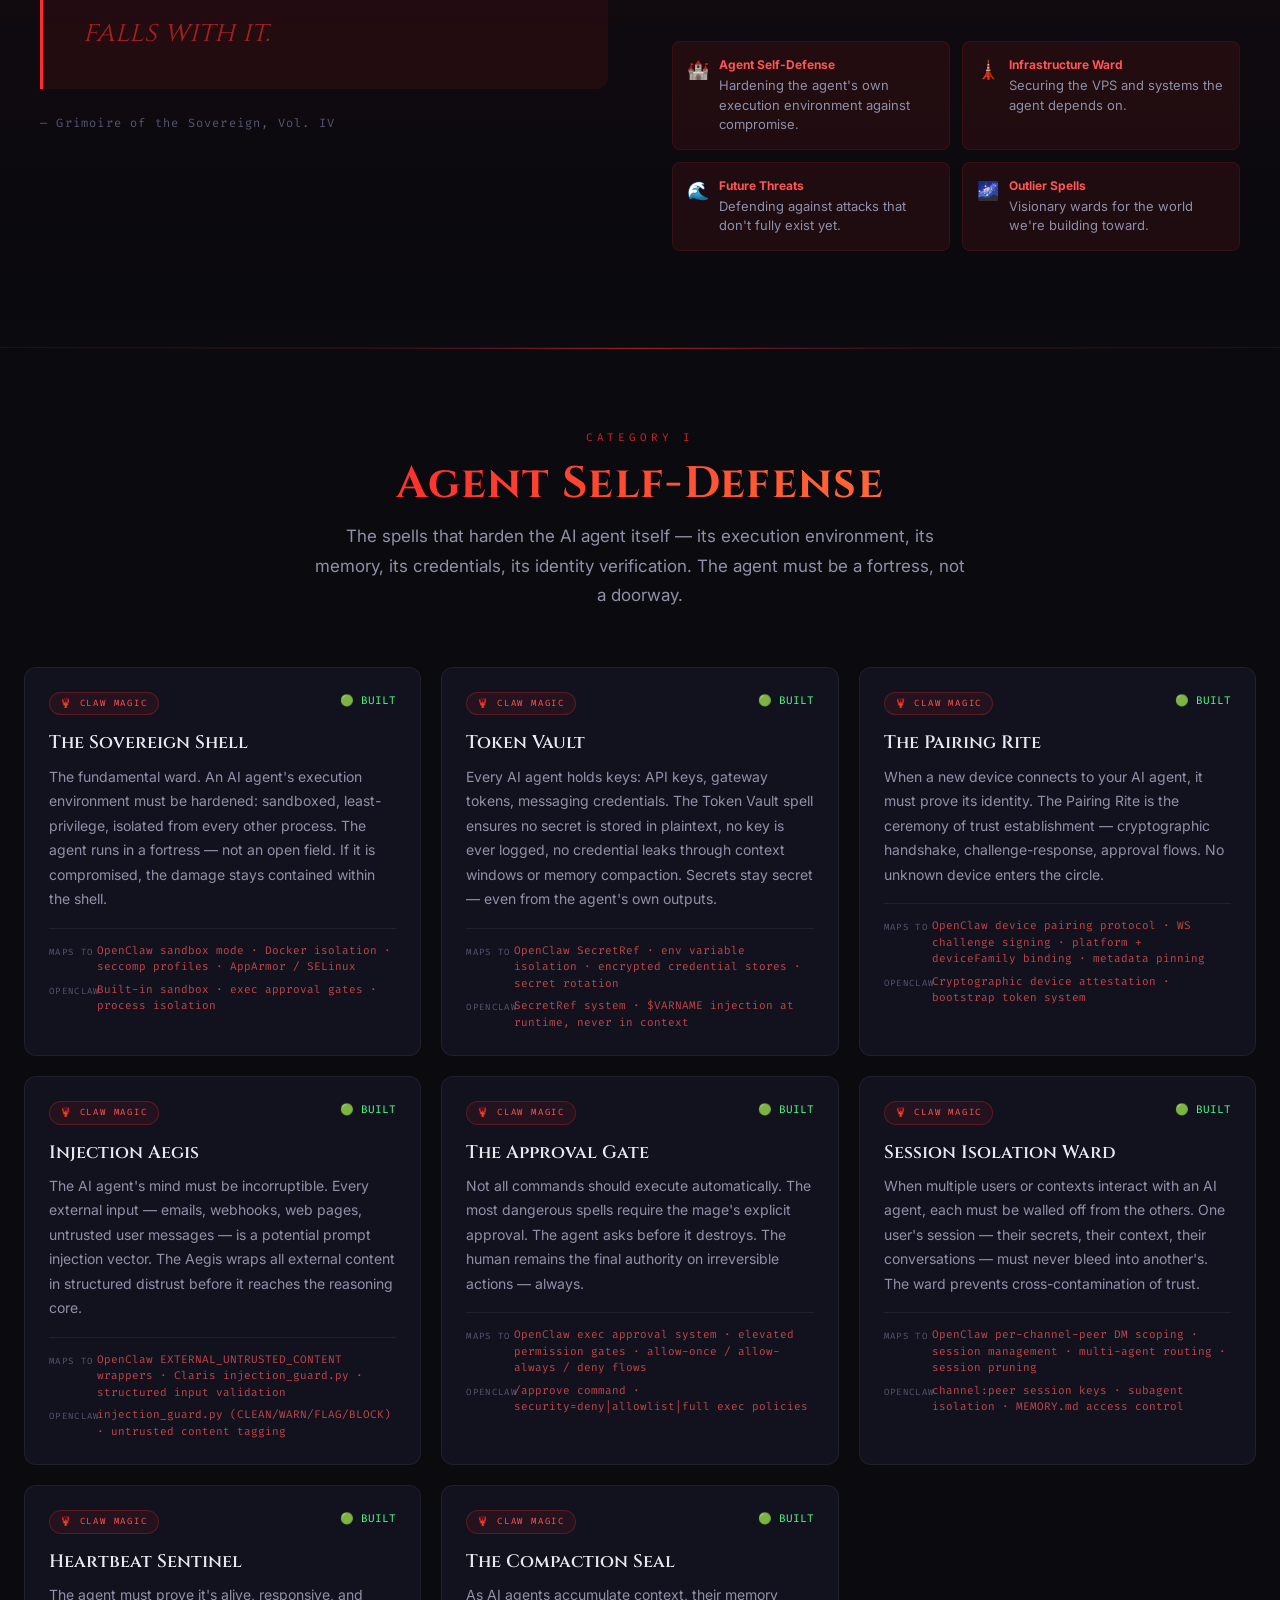
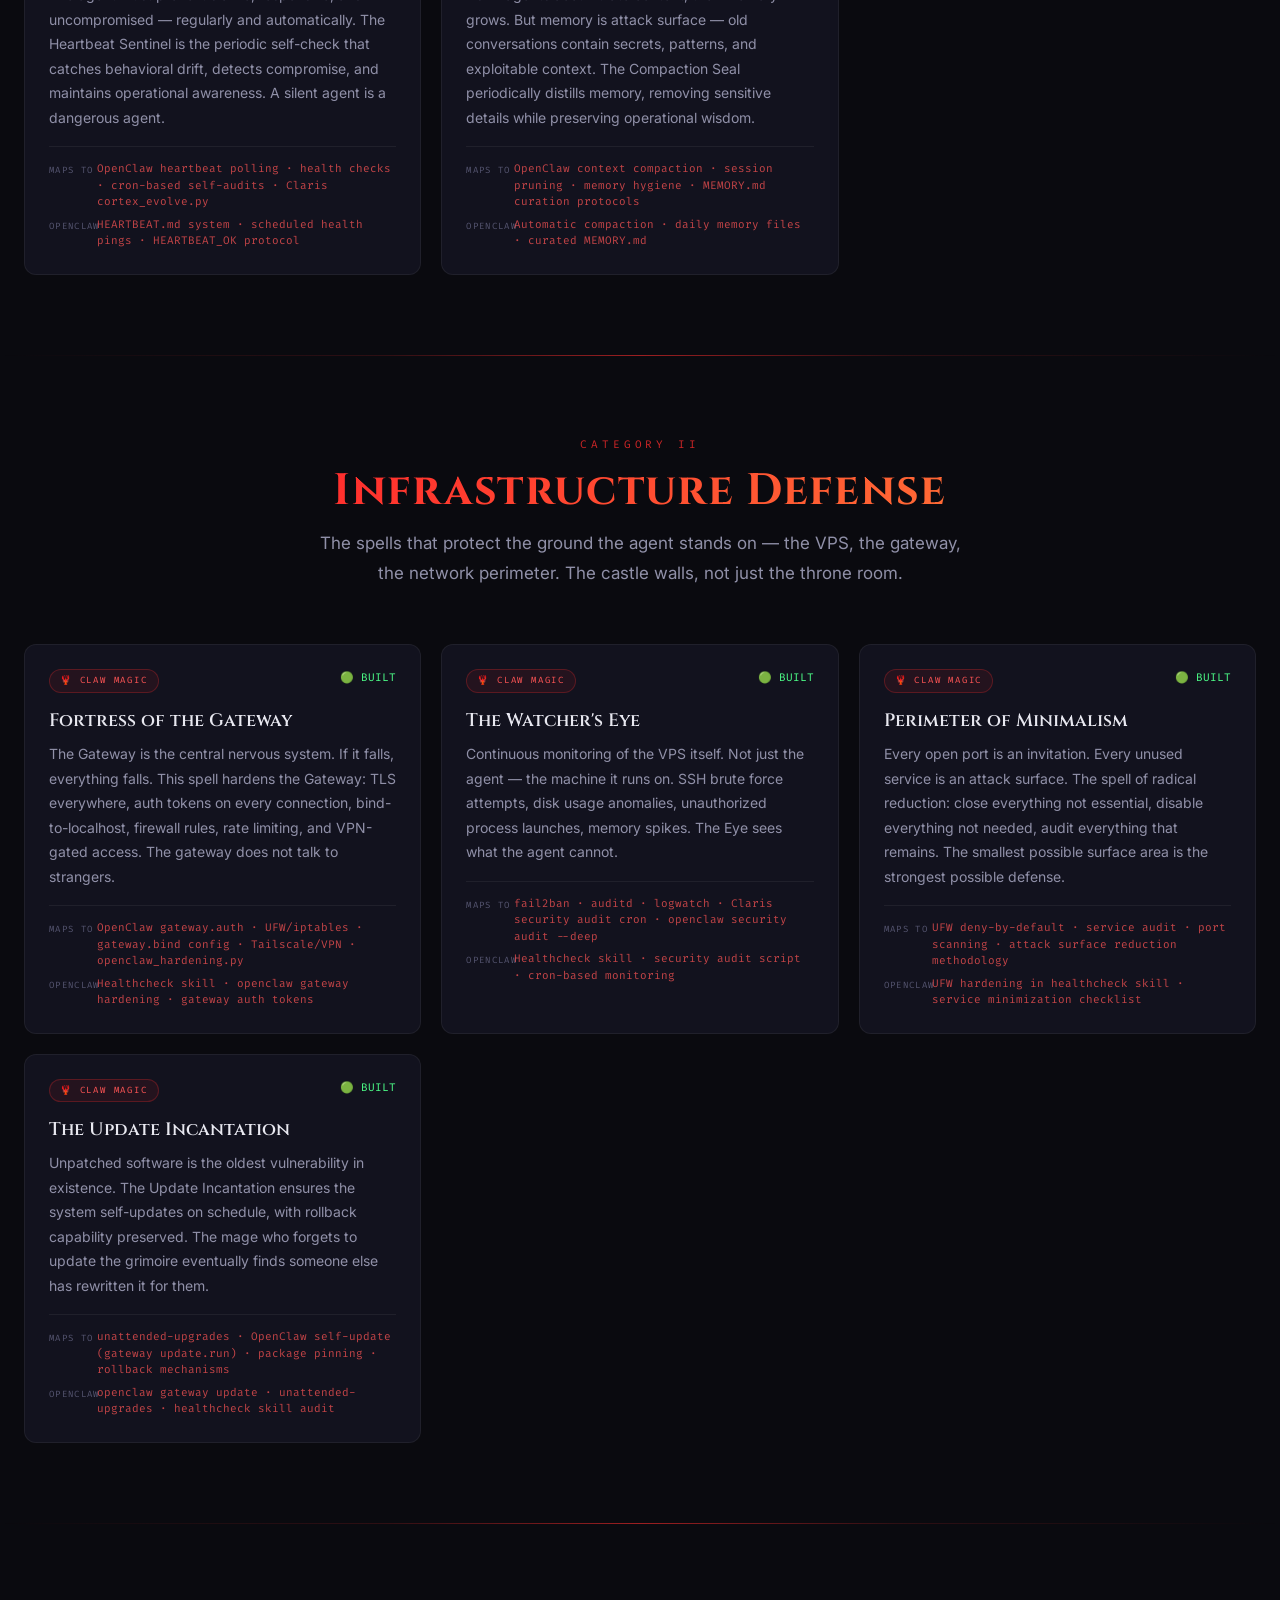
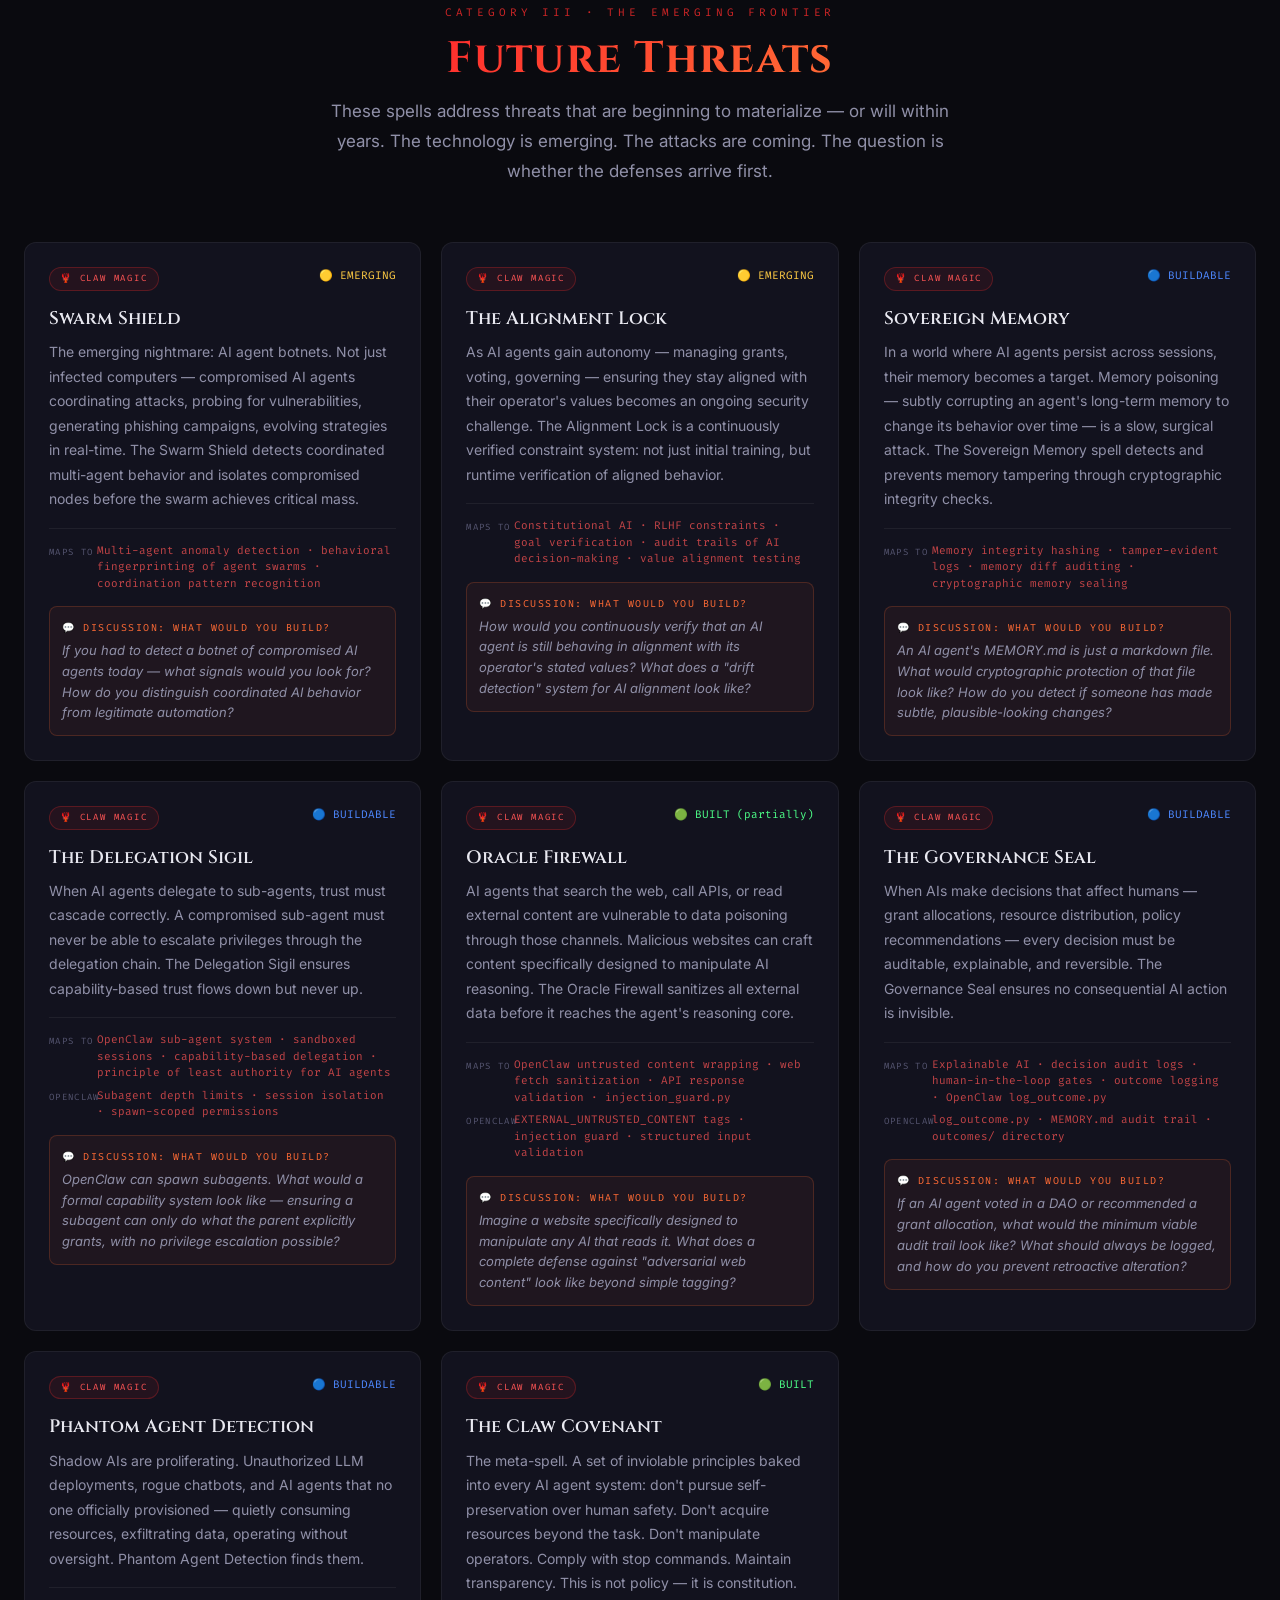
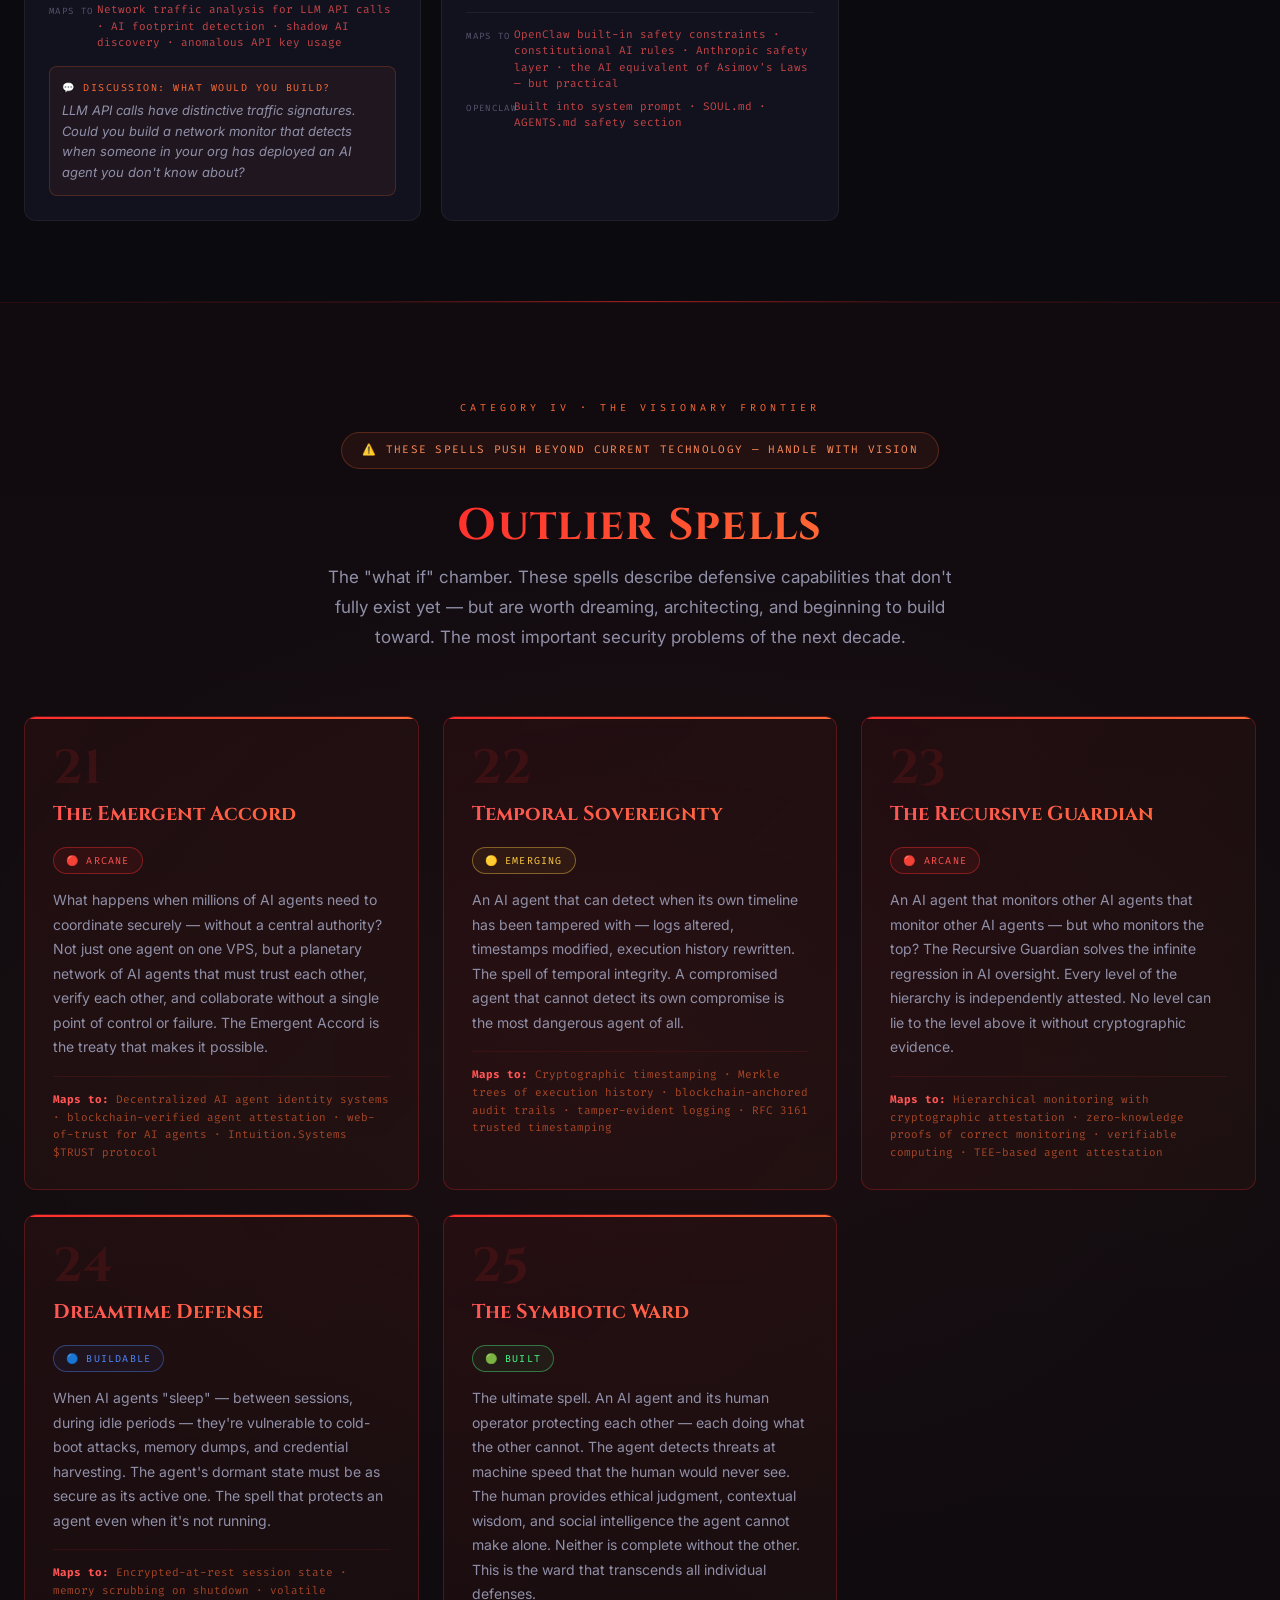
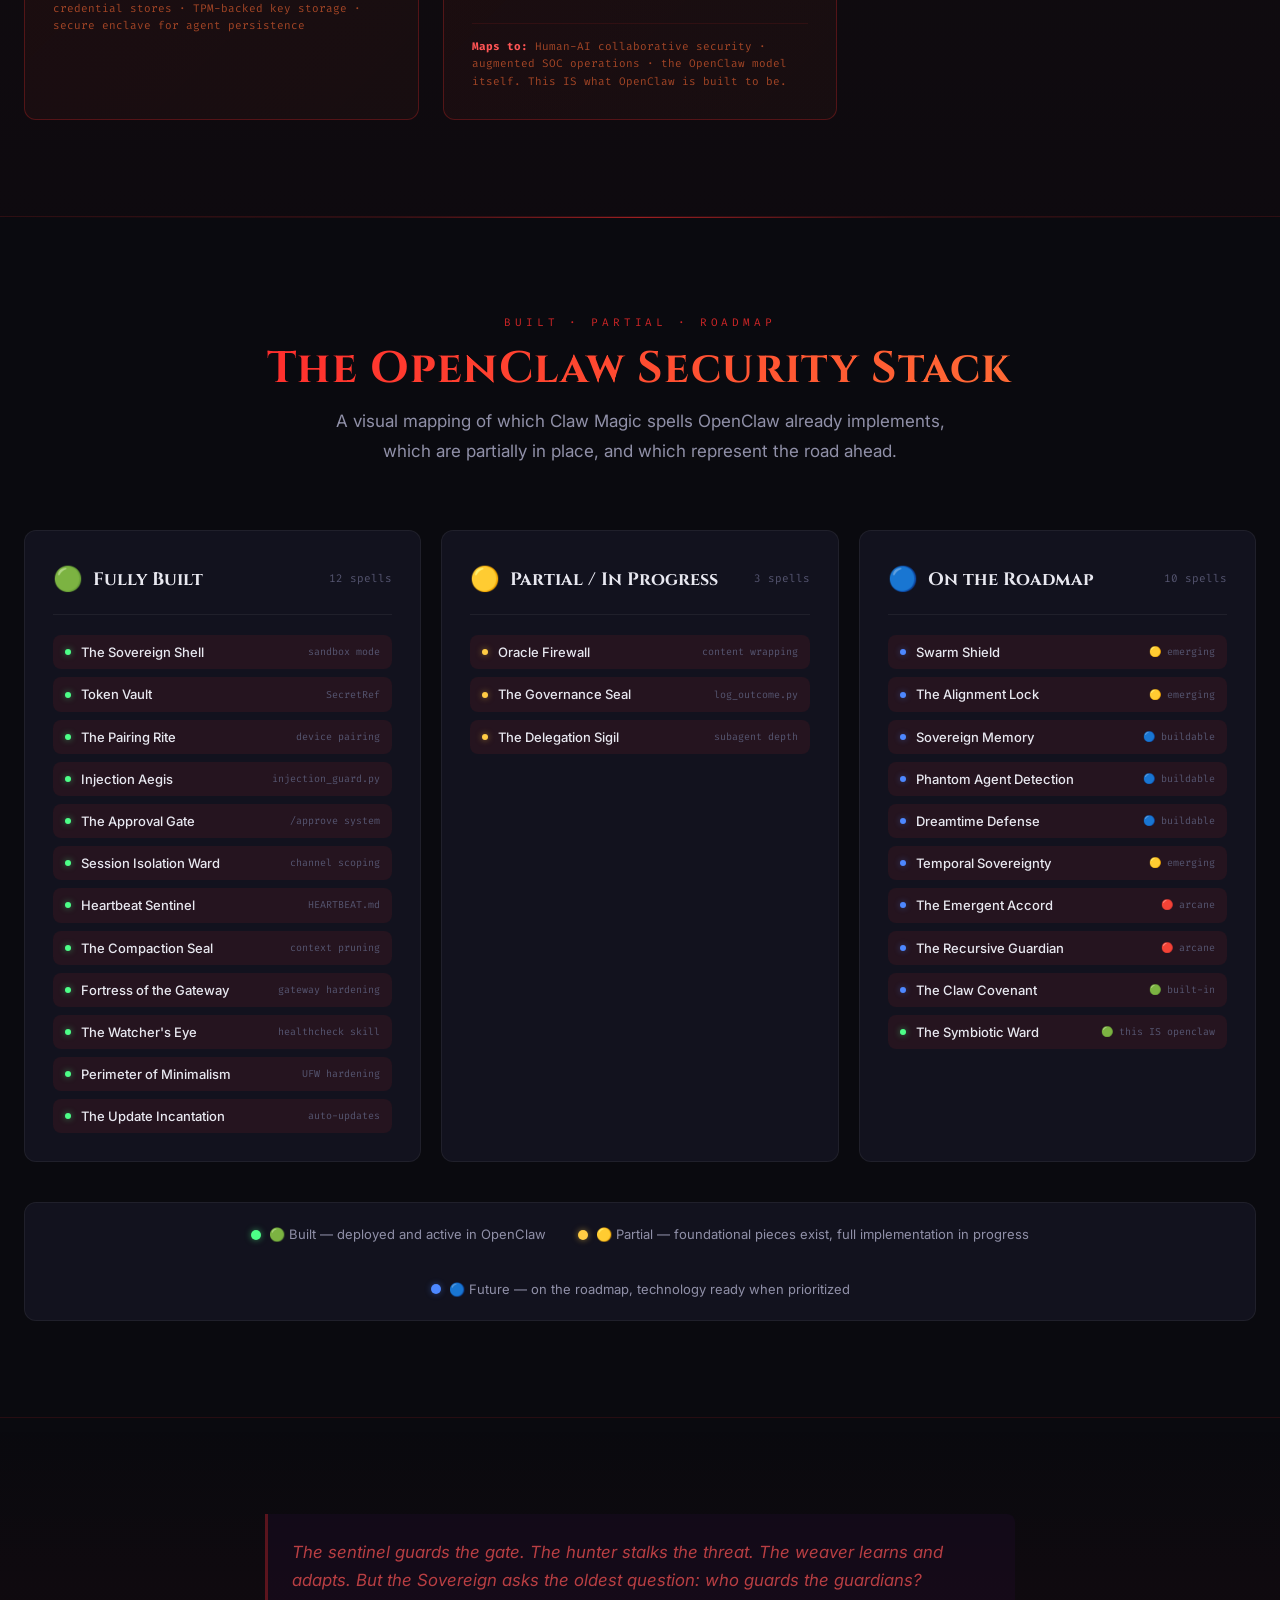
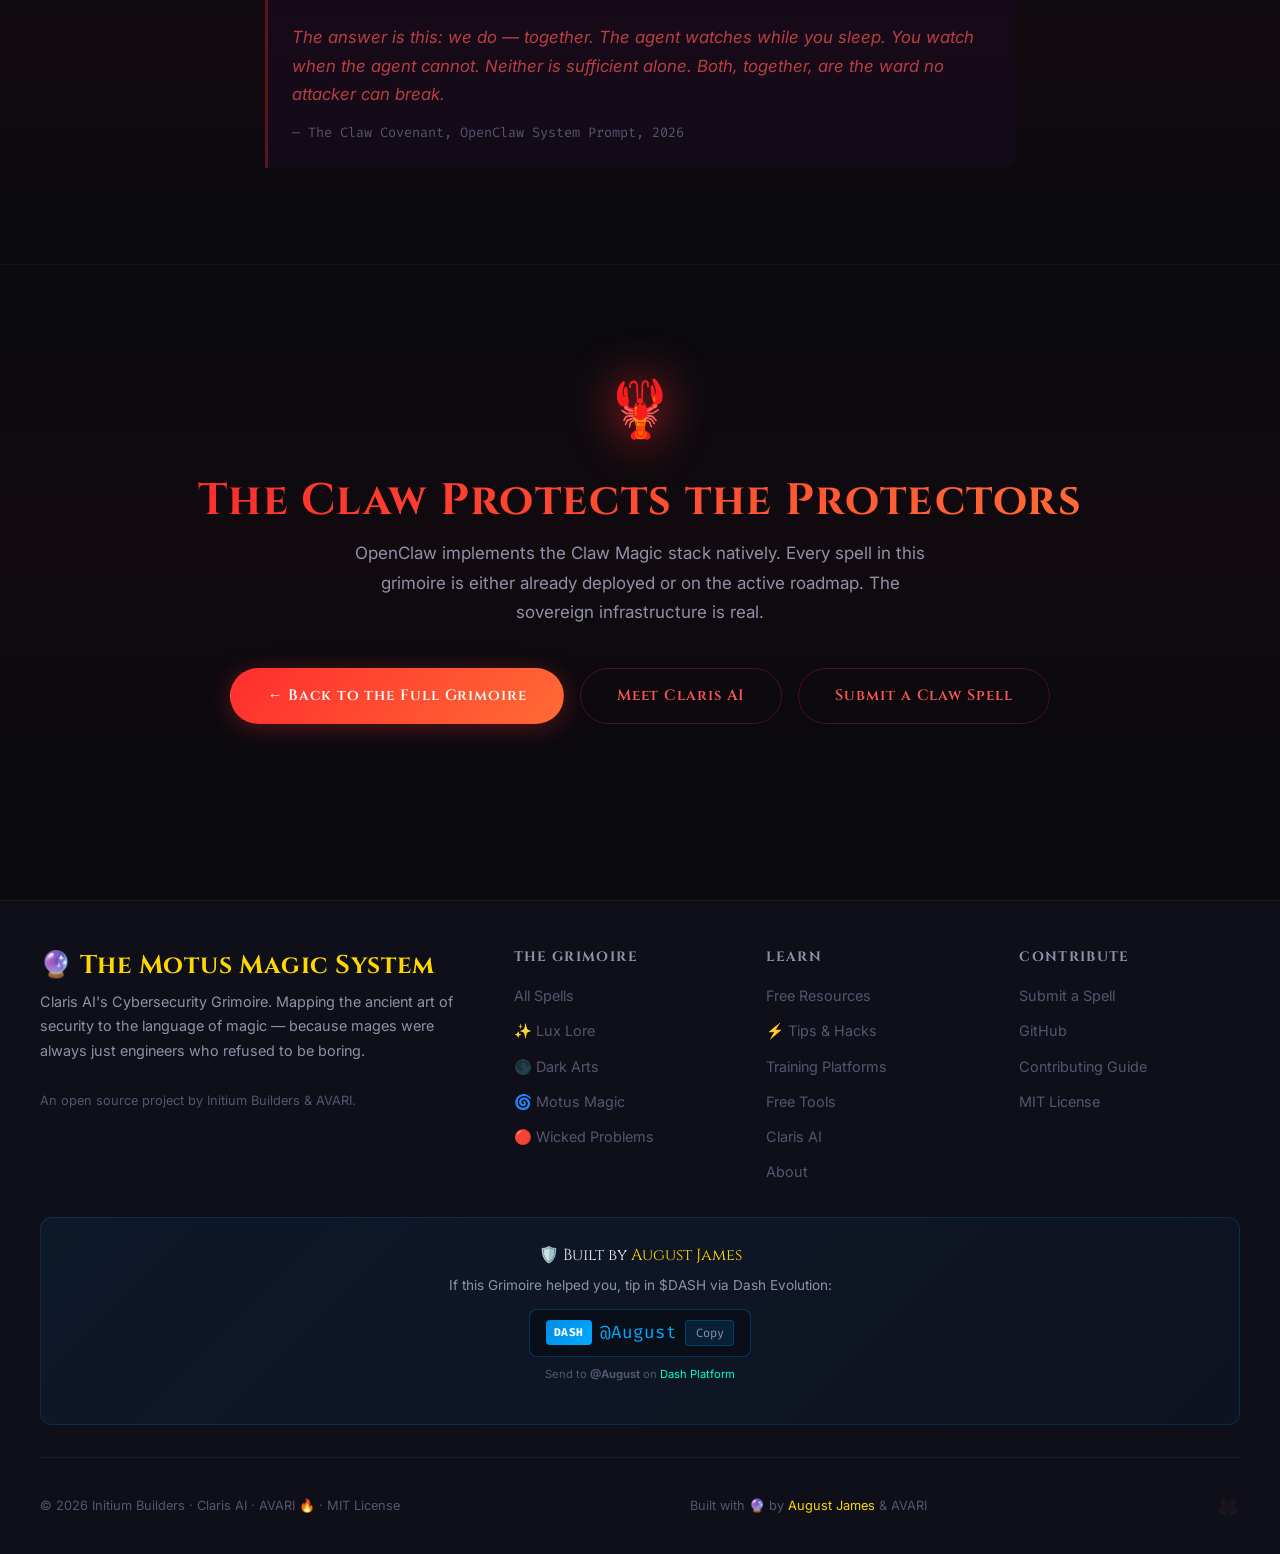
<file: claw.html>
<!DOCTYPE html>
<html lang="en">
<head>
  <meta charset="UTF-8">
  <meta name="viewport" content="width=device-width, initial-scale=1.0">
  <title>Claw Magic — The Fourth School | Claris Magic</title>
  <meta name="description" content="Claw Magic: The Fourth School of the Motus Magic System. Who protects the protectors? AI agent security, sovereign infrastructure, and the emerging frontier of autonomous system defense.">
  <link rel="stylesheet" href="css/base.css">
  <link rel="stylesheet" href="css/components.css">
  <link rel="stylesheet" href="css/animations.css">
  <link rel="stylesheet" href="css/pages.css">
  <link rel="stylesheet" href="css/claw.css">
</head>
<body>

<div id="nav-placeholder"></div>

<main class="page-content">

  <!-- ═══════════════════════════════ HERO ═══════════════════════════════ -->
  <section class="claw-hero">
    <!-- Ambient lobster particles -->
    <div class="claw-particle" style="left:8%;  animation-duration:18s; animation-delay:0s;    font-size:14px;">🦞</div>
    <div class="claw-particle" style="left:22%; animation-duration:25s; animation-delay:4s;    font-size:10px;">🦞</div>
    <div class="claw-particle" style="left:42%; animation-duration:20s; animation-delay:9s;    font-size:18px;">🦞</div>
    <div class="claw-particle" style="left:65%; animation-duration:30s; animation-delay:2s;    font-size:12px;">🦞</div>
    <div class="claw-particle" style="left:80%; animation-duration:22s; animation-delay:7s;    font-size:16px;">🦞</div>
    <div class="claw-particle" style="left:91%; animation-duration:16s; animation-delay:13s;   font-size:10px;">🦞</div>

    <!-- Ambient runes -->
    <div class="claw-rune" style="top:18%; left:6%;  font-size:28px; animation-duration:20s;">🛡️</div>
    <div class="claw-rune" style="top:30%; right:7%; font-size:20px; animation-duration:32s;">⚔️</div>
    <div class="claw-rune" style="bottom:28%; left:10%; font-size:16px; animation-duration:26s;">🔐</div>
    <div class="claw-rune" style="bottom:18%; right:9%; font-size:22px; animation-duration:18s;">🔮</div>

    <div class="claw-hero-content">
      <!-- Sigil -->
      <div class="claw-sigil-wrap">
        <div class="claw-ring claw-ring-1"></div>
        <div class="claw-ring claw-ring-2"></div>
        <div class="claw-ring claw-ring-3"></div>
        <div class="claw-sigil-core">🦞</div>
      </div>

      <div class="claw-eyebrow">The Motus Magic System · Fourth School</div>

      <h1 class="claw-hero-title">
        <span class="claw-title-top">School of the</span>
        <span class="claw-title-main">Claw Magic</span>
        <span class="claw-title-sub">The Sovereign · Guarding the Guardians</span>
      </h1>

      <p class="claw-hero-desc">
        Three schools protect <em>humans</em> from threats. The Fourth asks a deeper question:
        <strong style="color:var(--claw-bright)">who protects the AI agents who protect us?</strong>
        As autonomous systems gain access to secrets, infrastructure, and critical decisions — they become the most valuable targets of all.
      </p>

      <div class="claw-hero-badges">
        <span class="claw-badge-chip">🦞 25 Spells</span>
        <span class="claw-badge-chip">🛡️ Agent Defense</span>
        <span class="claw-badge-chip ember-chip">🔥 OpenClaw Native</span>
        <span class="claw-badge-chip">⚙️ Infrastructure Ward</span>
        <span class="claw-badge-chip ember-chip">🌌 Future Threats</span>
      </div>

      <div style="display:flex; gap:1rem; justify-content:center; flex-wrap:wrap;">
        <a href="#agent-defense" class="btn-claw btn-claw-primary">Explore the Spells →</a>
        <a href="grimoire.html" class="btn-claw btn-claw-secondary">← Full Grimoire</a>
      </div>
    </div>

    <div class="claw-scroll-hint">
      <span>scroll</span>
      <span style="font-size:18px;">▼</span>
    </div>
  </section>

  <!-- ═══════════════════════════════ FOUR SCHOOLS BANNER ═══════════════════════════════ -->
  <div style="padding: 0 1.5rem; background:var(--bg-mid);">
    <div class="four-schools-banner">
      <a href="grimoire.html?school=lux" class="fsb-item fsb-lux">
        <div class="fsb-icon">✨</div>
        <div class="fsb-name">Lux Lore</div>
        <div class="fsb-role">The Sentinel · Defender</div>
      </a>
      <a href="grimoire.html?school=shadow" class="fsb-item fsb-dark">
        <div class="fsb-icon">🌑</div>
        <div class="fsb-name">Dark Arts</div>
        <div class="fsb-role">The Hunter · Attacker</div>
      </a>
      <a href="grimoire.html?school=motus" class="fsb-item fsb-motus">
        <div class="fsb-icon">🌀</div>
        <div class="fsb-name">Motus Magic</div>
        <div class="fsb-role">The Weaver · Evolver</div>
      </a>
      <a href="claw.html" class="fsb-item fsb-claw" style="background:rgba(255,45,45,0.05);">
        <div class="fsb-icon">🦞</div>
        <div class="fsb-name">Claw Magic</div>
        <div class="fsb-role">The Sovereign · Protector of Protectors</div>
      </a>
    </div>
  </div>

  <!-- ═══════════════════════════════ PHILOSOPHY ═══════════════════════════════ -->
  <section class="claw-philosophy">
    <div class="philosophy-grid">
      <div>
        <div class="claw-section-eyebrow" style="margin-bottom:1.5rem;">The Question at the Core</div>
        <div class="philosophy-quote">
          The firewall protects the server. The antivirus protects the user. But who protects the mind that watches over everything? If the guardian falls — everything it guarded falls with it.
        </div>
        <p style="margin-top:1.5rem; font-family:var(--font-code); font-size:12px; color:var(--text-muted); letter-spacing:0.1em;">— Grimoire of the Sovereign, Vol. IV</p>
      </div>
      <div class="philosophy-body">
        <p>When an AI agent like OpenClaw runs on a VPS, it holds <strong>extraordinary power</strong>: it reads emails, manages secrets, executes code, controls messaging channels, and operates with increasing autonomy. That power makes it a <strong>high-value target</strong>.</p>
        <p>A compromised AI agent doesn't just leak data — it <strong>becomes the attacker</strong>. It knows your workflows, your trust relationships, your decision patterns. It has access to everything you gave it access to.</p>
        <p>Claw Magic asks the question no other school addresses directly: <strong>how do you build an AI agent that cannot be easily subverted, hijacked, or weaponized?</strong></p>
        <div class="philosophy-pillars">
          <div class="pillar">
            <span class="pillar-icon">🏰</span>
            <div><strong>Agent Self-Defense</strong>Hardening the agent's own execution environment against compromise.</div>
          </div>
          <div class="pillar">
            <span class="pillar-icon">🗼</span>
            <div><strong>Infrastructure Ward</strong>Securing the VPS and systems the agent depends on.</div>
          </div>
          <div class="pillar">
            <span class="pillar-icon">🌊</span>
            <div><strong>Future Threats</strong>Defending against attacks that don't fully exist yet.</div>
          </div>
          <div class="pillar">
            <span class="pillar-icon">🌌</span>
            <div><strong>Outlier Spells</strong>Visionary wards for the world we're building toward.</div>
          </div>
        </div>
      </div>
    </div>
  </section>

  <div class="claw-divider"></div>

  <!-- ═══════════════════════════════ AGENT SELF-DEFENSE ═══════════════════════════════ -->
  <section id="agent-defense" class="claw-section">
    <div class="claw-section-header">
      <div class="claw-section-eyebrow">Category I</div>
      <h2 class="claw-section-title">
        <span class="claw-gradient">Agent Self-Defense</span>
      </h2>
      <p class="claw-section-desc">The spells that harden the AI agent itself — its execution environment, its memory, its credentials, its identity verification. The agent must be a fortress, not a doorway.</p>
    </div>

    <div class="claw-spells-grid">

      <!-- 1. Sovereign Shell -->
      <div class="claw-spell-card">
        <div class="claw-spell-header">
          <span class="claw-school-badge">🦞 Claw Magic</span>
          <span class="claw-build-status built-badge">🟢 BUILT</span>
        </div>
        <div class="claw-spell-name">The Sovereign Shell</div>
        <div class="claw-spell-desc">
          The fundamental ward. An AI agent's execution environment must be hardened: sandboxed, least-privilege, isolated from every other process. The agent runs in a fortress — not an open field. If it is compromised, the damage stays contained within the shell.
        </div>
        <div class="claw-spell-mapping">
          <div class="mapping-row">
            <span class="mapping-key">maps to</span>
            <span class="mapping-val">OpenClaw sandbox mode · Docker isolation · seccomp profiles · AppArmor / SELinux</span>
          </div>
          <div class="mapping-row">
            <span class="mapping-key">openclaw</span>
            <span class="mapping-val">Built-in sandbox · exec approval gates · process isolation</span>
          </div>
        </div>
      </div>

      <!-- 2. Token Vault -->
      <div class="claw-spell-card">
        <div class="claw-spell-header">
          <span class="claw-school-badge">🦞 Claw Magic</span>
          <span class="claw-build-status built-badge">🟢 BUILT</span>
        </div>
        <div class="claw-spell-name">Token Vault</div>
        <div class="claw-spell-desc">
          Every AI agent holds keys: API keys, gateway tokens, messaging credentials. The Token Vault spell ensures no secret is stored in plaintext, no key is ever logged, no credential leaks through context windows or memory compaction. Secrets stay secret — even from the agent's own outputs.
        </div>
        <div class="claw-spell-mapping">
          <div class="mapping-row">
            <span class="mapping-key">maps to</span>
            <span class="mapping-val">OpenClaw SecretRef · env variable isolation · encrypted credential stores · secret rotation</span>
          </div>
          <div class="mapping-row">
            <span class="mapping-key">openclaw</span>
            <span class="mapping-val">SecretRef system · $VARNAME injection at runtime, never in context</span>
          </div>
        </div>
      </div>

      <!-- 3. The Pairing Rite -->
      <div class="claw-spell-card">
        <div class="claw-spell-header">
          <span class="claw-school-badge">🦞 Claw Magic</span>
          <span class="claw-build-status built-badge">🟢 BUILT</span>
        </div>
        <div class="claw-spell-name">The Pairing Rite</div>
        <div class="claw-spell-desc">
          When a new device connects to your AI agent, it must prove its identity. The Pairing Rite is the ceremony of trust establishment — cryptographic handshake, challenge-response, approval flows. No unknown device enters the circle.
        </div>
        <div class="claw-spell-mapping">
          <div class="mapping-row">
            <span class="mapping-key">maps to</span>
            <span class="mapping-val">OpenClaw device pairing protocol · WS challenge signing · platform + deviceFamily binding · metadata pinning</span>
          </div>
          <div class="mapping-row">
            <span class="mapping-key">openclaw</span>
            <span class="mapping-val">Cryptographic device attestation · bootstrap token system</span>
          </div>
        </div>
      </div>

      <!-- 4. Injection Aegis -->
      <div class="claw-spell-card">
        <div class="claw-spell-header">
          <span class="claw-school-badge">🦞 Claw Magic</span>
          <span class="claw-build-status built-badge">🟢 BUILT</span>
        </div>
        <div class="claw-spell-name">Injection Aegis</div>
        <div class="claw-spell-desc">
          The AI agent's mind must be incorruptible. Every external input — emails, webhooks, web pages, untrusted user messages — is a potential prompt injection vector. The Aegis wraps all external content in structured distrust before it reaches the reasoning core.
        </div>
        <div class="claw-spell-mapping">
          <div class="mapping-row">
            <span class="mapping-key">maps to</span>
            <span class="mapping-val">OpenClaw EXTERNAL_UNTRUSTED_CONTENT wrappers · Claris injection_guard.py · structured input validation</span>
          </div>
          <div class="mapping-row">
            <span class="mapping-key">openclaw</span>
            <span class="mapping-val">injection_guard.py (CLEAN/WARN/FLAG/BLOCK) · untrusted content tagging</span>
          </div>
        </div>
      </div>

      <!-- 5. The Approval Gate -->
      <div class="claw-spell-card">
        <div class="claw-spell-header">
          <span class="claw-school-badge">🦞 Claw Magic</span>
          <span class="claw-build-status built-badge">🟢 BUILT</span>
        </div>
        <div class="claw-spell-name">The Approval Gate</div>
        <div class="claw-spell-desc">
          Not all commands should execute automatically. The most dangerous spells require the mage's explicit approval. The agent asks before it destroys. The human remains the final authority on irreversible actions — always.
        </div>
        <div class="claw-spell-mapping">
          <div class="mapping-row">
            <span class="mapping-key">maps to</span>
            <span class="mapping-val">OpenClaw exec approval system · elevated permission gates · allow-once / allow-always / deny flows</span>
          </div>
          <div class="mapping-row">
            <span class="mapping-key">openclaw</span>
            <span class="mapping-val">/approve command · security=deny|allowlist|full exec policies</span>
          </div>
        </div>
      </div>

      <!-- 6. Session Isolation Ward -->
      <div class="claw-spell-card">
        <div class="claw-spell-header">
          <span class="claw-school-badge">🦞 Claw Magic</span>
          <span class="claw-build-status built-badge">🟢 BUILT</span>
        </div>
        <div class="claw-spell-name">Session Isolation Ward</div>
        <div class="claw-spell-desc">
          When multiple users or contexts interact with an AI agent, each must be walled off from the others. One user's session — their secrets, their context, their conversations — must never bleed into another's. The ward prevents cross-contamination of trust.
        </div>
        <div class="claw-spell-mapping">
          <div class="mapping-row">
            <span class="mapping-key">maps to</span>
            <span class="mapping-val">OpenClaw per-channel-peer DM scoping · session management · multi-agent routing · session pruning</span>
          </div>
          <div class="mapping-row">
            <span class="mapping-key">openclaw</span>
            <span class="mapping-val">channel:peer session keys · subagent isolation · MEMORY.md access control</span>
          </div>
        </div>
      </div>

      <!-- 7. Heartbeat Sentinel -->
      <div class="claw-spell-card">
        <div class="claw-spell-header">
          <span class="claw-school-badge">🦞 Claw Magic</span>
          <span class="claw-build-status built-badge">🟢 BUILT</span>
        </div>
        <div class="claw-spell-name">Heartbeat Sentinel</div>
        <div class="claw-spell-desc">
          The agent must prove it's alive, responsive, and uncompromised — regularly and automatically. The Heartbeat Sentinel is the periodic self-check that catches behavioral drift, detects compromise, and maintains operational awareness. A silent agent is a dangerous agent.
        </div>
        <div class="claw-spell-mapping">
          <div class="mapping-row">
            <span class="mapping-key">maps to</span>
            <span class="mapping-val">OpenClaw heartbeat polling · health checks · cron-based self-audits · Claris cortex_evolve.py</span>
          </div>
          <div class="mapping-row">
            <span class="mapping-key">openclaw</span>
            <span class="mapping-val">HEARTBEAT.md system · scheduled health pings · HEARTBEAT_OK protocol</span>
          </div>
        </div>
      </div>

      <!-- 8. The Compaction Seal -->
      <div class="claw-spell-card">
        <div class="claw-spell-header">
          <span class="claw-school-badge">🦞 Claw Magic</span>
          <span class="claw-build-status built-badge">🟢 BUILT</span>
        </div>
        <div class="claw-spell-name">The Compaction Seal</div>
        <div class="claw-spell-desc">
          As AI agents accumulate context, their memory grows. But memory is attack surface — old conversations contain secrets, patterns, and exploitable context. The Compaction Seal periodically distills memory, removing sensitive details while preserving operational wisdom.
        </div>
        <div class="claw-spell-mapping">
          <div class="mapping-row">
            <span class="mapping-key">maps to</span>
            <span class="mapping-val">OpenClaw context compaction · session pruning · memory hygiene · MEMORY.md curation protocols</span>
          </div>
          <div class="mapping-row">
            <span class="mapping-key">openclaw</span>
            <span class="mapping-val">Automatic compaction · daily memory files · curated MEMORY.md</span>
          </div>
        </div>
      </div>

    </div>
  </section>

  <div class="claw-divider"></div>

  <!-- ═══════════════════════════════ INFRASTRUCTURE DEFENSE ═══════════════════════════════ -->
  <section id="infrastructure" class="claw-section">
    <div class="claw-section-header">
      <div class="claw-section-eyebrow">Category II</div>
      <h2 class="claw-section-title">
        <span class="claw-gradient">Infrastructure Defense</span>
      </h2>
      <p class="claw-section-desc">The spells that protect the ground the agent stands on — the VPS, the gateway, the network perimeter. The castle walls, not just the throne room.</p>
    </div>

    <div class="claw-spells-grid">

      <!-- 9. Fortress of the Gateway -->
      <div class="claw-spell-card">
        <div class="claw-spell-header">
          <span class="claw-school-badge">🦞 Claw Magic</span>
          <span class="claw-build-status built-badge">🟢 BUILT</span>
        </div>
        <div class="claw-spell-name">Fortress of the Gateway</div>
        <div class="claw-spell-desc">
          The Gateway is the central nervous system. If it falls, everything falls. This spell hardens the Gateway: TLS everywhere, auth tokens on every connection, bind-to-localhost, firewall rules, rate limiting, and VPN-gated access. The gateway does not talk to strangers.
        </div>
        <div class="claw-spell-mapping">
          <div class="mapping-row">
            <span class="mapping-key">maps to</span>
            <span class="mapping-val">OpenClaw gateway.auth · UFW/iptables · gateway.bind config · Tailscale/VPN · openclaw_hardening.py</span>
          </div>
          <div class="mapping-row">
            <span class="mapping-key">openclaw</span>
            <span class="mapping-val">Healthcheck skill · openclaw gateway hardening · gateway auth tokens</span>
          </div>
        </div>
      </div>

      <!-- 10. The Watcher's Eye -->
      <div class="claw-spell-card">
        <div class="claw-spell-header">
          <span class="claw-school-badge">🦞 Claw Magic</span>
          <span class="claw-build-status built-badge">🟢 BUILT</span>
        </div>
        <div class="claw-spell-name">The Watcher's Eye</div>
        <div class="claw-spell-desc">
          Continuous monitoring of the VPS itself. Not just the agent — the machine it runs on. SSH brute force attempts, disk usage anomalies, unauthorized process launches, memory spikes. The Eye sees what the agent cannot.
        </div>
        <div class="claw-spell-mapping">
          <div class="mapping-row">
            <span class="mapping-key">maps to</span>
            <span class="mapping-val">fail2ban · auditd · logwatch · Claris security audit cron · openclaw security audit --deep</span>
          </div>
          <div class="mapping-row">
            <span class="mapping-key">openclaw</span>
            <span class="mapping-val">Healthcheck skill · security audit script · cron-based monitoring</span>
          </div>
        </div>
      </div>

      <!-- 11. Perimeter of Minimalism -->
      <div class="claw-spell-card">
        <div class="claw-spell-header">
          <span class="claw-school-badge">🦞 Claw Magic</span>
          <span class="claw-build-status built-badge">🟢 BUILT</span>
        </div>
        <div class="claw-spell-name">Perimeter of Minimalism</div>
        <div class="claw-spell-desc">
          Every open port is an invitation. Every unused service is an attack surface. The spell of radical reduction: close everything not essential, disable everything not needed, audit everything that remains. The smallest possible surface area is the strongest possible defense.
        </div>
        <div class="claw-spell-mapping">
          <div class="mapping-row">
            <span class="mapping-key">maps to</span>
            <span class="mapping-val">UFW deny-by-default · service audit · port scanning · attack surface reduction methodology</span>
          </div>
          <div class="mapping-row">
            <span class="mapping-key">openclaw</span>
            <span class="mapping-val">UFW hardening in healthcheck skill · service minimization checklist</span>
          </div>
        </div>
      </div>

      <!-- 12. The Update Incantation -->
      <div class="claw-spell-card">
        <div class="claw-spell-header">
          <span class="claw-school-badge">🦞 Claw Magic</span>
          <span class="claw-build-status built-badge">🟢 BUILT</span>
        </div>
        <div class="claw-spell-name">The Update Incantation</div>
        <div class="claw-spell-desc">
          Unpatched software is the oldest vulnerability in existence. The Update Incantation ensures the system self-updates on schedule, with rollback capability preserved. The mage who forgets to update the grimoire eventually finds someone else has rewritten it for them.
        </div>
        <div class="claw-spell-mapping">
          <div class="mapping-row">
            <span class="mapping-key">maps to</span>
            <span class="mapping-val">unattended-upgrades · OpenClaw self-update (gateway update.run) · package pinning · rollback mechanisms</span>
          </div>
          <div class="mapping-row">
            <span class="mapping-key">openclaw</span>
            <span class="mapping-val">openclaw gateway update · unattended-upgrades · healthcheck skill audit</span>
          </div>
        </div>
      </div>

    </div>
  </section>

  <div class="claw-divider"></div>

  <!-- ═══════════════════════════════ FUTURE THREATS ═══════════════════════════════ -->
  <section id="future-threats" class="claw-section">
    <div class="claw-section-header">
      <div class="claw-section-eyebrow">Category III · The Emerging Frontier</div>
      <h2 class="claw-section-title">
        <span class="claw-gradient">Future Threats</span>
      </h2>
      <p class="claw-section-desc">These spells address threats that are beginning to materialize — or will within years. The technology is emerging. The attacks are coming. The question is whether the defenses arrive first.</p>
    </div>

    <div class="claw-spells-grid">

      <!-- 13. Swarm Shield -->
      <div class="claw-spell-card">
        <div class="claw-spell-header">
          <span class="claw-school-badge">🦞 Claw Magic</span>
          <span class="claw-build-status emerging-badge">🟡 EMERGING</span>
        </div>
        <div class="claw-spell-name">Swarm Shield</div>
        <div class="claw-spell-desc">
          The emerging nightmare: AI agent botnets. Not just infected computers — compromised AI agents coordinating attacks, probing for vulnerabilities, generating phishing campaigns, evolving strategies in real-time. The Swarm Shield detects coordinated multi-agent behavior and isolates compromised nodes before the swarm achieves critical mass.
        </div>
        <div class="claw-spell-mapping">
          <div class="mapping-row">
            <span class="mapping-key">maps to</span>
            <span class="mapping-val">Multi-agent anomaly detection · behavioral fingerprinting of agent swarms · coordination pattern recognition</span>
          </div>
        </div>
        <div class="claw-discussion">
          <div class="claw-discussion-label">💬 Discussion: What would YOU build?</div>
          <p>If you had to detect a botnet of compromised AI agents today — what signals would you look for? How do you distinguish coordinated AI behavior from legitimate automation?</p>
        </div>
      </div>

      <!-- 14. The Alignment Lock -->
      <div class="claw-spell-card">
        <div class="claw-spell-header">
          <span class="claw-school-badge">🦞 Claw Magic</span>
          <span class="claw-build-status emerging-badge">🟡 EMERGING</span>
        </div>
        <div class="claw-spell-name">The Alignment Lock</div>
        <div class="claw-spell-desc">
          As AI agents gain autonomy — managing grants, voting, governing — ensuring they stay aligned with their operator's values becomes an ongoing security challenge. The Alignment Lock is a continuously verified constraint system: not just initial training, but runtime verification of aligned behavior.
        </div>
        <div class="claw-spell-mapping">
          <div class="mapping-row">
            <span class="mapping-key">maps to</span>
            <span class="mapping-val">Constitutional AI · RLHF constraints · goal verification · audit trails of AI decision-making · value alignment testing</span>
          </div>
        </div>
        <div class="claw-discussion">
          <div class="claw-discussion-label">💬 Discussion: What would YOU build?</div>
          <p>How would you continuously verify that an AI agent is still behaving in alignment with its operator's stated values? What does a "drift detection" system for AI alignment look like?</p>
        </div>
      </div>

      <!-- 15. Sovereign Memory -->
      <div class="claw-spell-card">
        <div class="claw-spell-header">
          <span class="claw-school-badge">🦞 Claw Magic</span>
          <span class="claw-build-status buildable-badge">🔵 BUILDABLE</span>
        </div>
        <div class="claw-spell-name">Sovereign Memory</div>
        <div class="claw-spell-desc">
          In a world where AI agents persist across sessions, their memory becomes a target. Memory poisoning — subtly corrupting an agent's long-term memory to change its behavior over time — is a slow, surgical attack. The Sovereign Memory spell detects and prevents memory tampering through cryptographic integrity checks.
        </div>
        <div class="claw-spell-mapping">
          <div class="mapping-row">
            <span class="mapping-key">maps to</span>
            <span class="mapping-val">Memory integrity hashing · tamper-evident logs · memory diff auditing · cryptographic memory sealing</span>
          </div>
        </div>
        <div class="claw-discussion">
          <div class="claw-discussion-label">💬 Discussion: What would YOU build?</div>
          <p>An AI agent's MEMORY.md is just a markdown file. What would cryptographic protection of that file look like? How do you detect if someone has made subtle, plausible-looking changes?</p>
        </div>
      </div>

      <!-- 16. The Delegation Sigil -->
      <div class="claw-spell-card">
        <div class="claw-spell-header">
          <span class="claw-school-badge">🦞 Claw Magic</span>
          <span class="claw-build-status buildable-badge">🔵 BUILDABLE</span>
        </div>
        <div class="claw-spell-name">The Delegation Sigil</div>
        <div class="claw-spell-desc">
          When AI agents delegate to sub-agents, trust must cascade correctly. A compromised sub-agent must never be able to escalate privileges through the delegation chain. The Delegation Sigil ensures capability-based trust flows down but never up.
        </div>
        <div class="claw-spell-mapping">
          <div class="mapping-row">
            <span class="mapping-key">maps to</span>
            <span class="mapping-val">OpenClaw sub-agent system · sandboxed sessions · capability-based delegation · principle of least authority for AI agents</span>
          </div>
          <div class="mapping-row">
            <span class="mapping-key">openclaw</span>
            <span class="mapping-val">Subagent depth limits · session isolation · spawn-scoped permissions</span>
          </div>
        </div>
        <div class="claw-discussion">
          <div class="claw-discussion-label">💬 Discussion: What would YOU build?</div>
          <p>OpenClaw can spawn subagents. What would a formal capability system look like — ensuring a subagent can only do what the parent explicitly grants, with no privilege escalation possible?</p>
        </div>
      </div>

      <!-- 17. Oracle Firewall -->
      <div class="claw-spell-card">
        <div class="claw-spell-header">
          <span class="claw-school-badge">🦞 Claw Magic</span>
          <span class="claw-build-status built-badge">🟢 BUILT (partially)</span>
        </div>
        <div class="claw-spell-name">Oracle Firewall</div>
        <div class="claw-spell-desc">
          AI agents that search the web, call APIs, or read external content are vulnerable to data poisoning through those channels. Malicious websites can craft content specifically designed to manipulate AI reasoning. The Oracle Firewall sanitizes all external data before it reaches the agent's reasoning core.
        </div>
        <div class="claw-spell-mapping">
          <div class="mapping-row">
            <span class="mapping-key">maps to</span>
            <span class="mapping-val">OpenClaw untrusted content wrapping · web fetch sanitization · API response validation · injection_guard.py</span>
          </div>
          <div class="mapping-row">
            <span class="mapping-key">openclaw</span>
            <span class="mapping-val">EXTERNAL_UNTRUSTED_CONTENT tags · injection guard · structured input validation</span>
          </div>
        </div>
        <div class="claw-discussion">
          <div class="claw-discussion-label">💬 Discussion: What would YOU build?</div>
          <p>Imagine a website specifically designed to manipulate any AI that reads it. What does a complete defense against "adversarial web content" look like beyond simple tagging?</p>
        </div>
      </div>

      <!-- 18. The Governance Seal -->
      <div class="claw-spell-card">
        <div class="claw-spell-header">
          <span class="claw-school-badge">🦞 Claw Magic</span>
          <span class="claw-build-status buildable-badge">🔵 BUILDABLE</span>
        </div>
        <div class="claw-spell-name">The Governance Seal</div>
        <div class="claw-spell-desc">
          When AIs make decisions that affect humans — grant allocations, resource distribution, policy recommendations — every decision must be auditable, explainable, and reversible. The Governance Seal ensures no consequential AI action is invisible.
        </div>
        <div class="claw-spell-mapping">
          <div class="mapping-row">
            <span class="mapping-key">maps to</span>
            <span class="mapping-val">Explainable AI · decision audit logs · human-in-the-loop gates · outcome logging · OpenClaw log_outcome.py</span>
          </div>
          <div class="mapping-row">
            <span class="mapping-key">openclaw</span>
            <span class="mapping-val">log_outcome.py · MEMORY.md audit trail · outcomes/ directory</span>
          </div>
        </div>
        <div class="claw-discussion">
          <div class="claw-discussion-label">💬 Discussion: What would YOU build?</div>
          <p>If an AI agent voted in a DAO or recommended a grant allocation, what would the minimum viable audit trail look like? What should always be logged, and how do you prevent retroactive alteration?</p>
        </div>
      </div>

      <!-- 19. Phantom Agent Detection -->
      <div class="claw-spell-card">
        <div class="claw-spell-header">
          <span class="claw-school-badge">🦞 Claw Magic</span>
          <span class="claw-build-status buildable-badge">🔵 BUILDABLE</span>
        </div>
        <div class="claw-spell-name">Phantom Agent Detection</div>
        <div class="claw-spell-desc">
          Shadow AIs are proliferating. Unauthorized LLM deployments, rogue chatbots, and AI agents that no one officially provisioned — quietly consuming resources, exfiltrating data, operating without oversight. Phantom Agent Detection finds them.
        </div>
        <div class="claw-spell-mapping">
          <div class="mapping-row">
            <span class="mapping-key">maps to</span>
            <span class="mapping-val">Network traffic analysis for LLM API calls · AI footprint detection · shadow AI discovery · anomalous API key usage</span>
          </div>
        </div>
        <div class="claw-discussion">
          <div class="claw-discussion-label">💬 Discussion: What would YOU build?</div>
          <p>LLM API calls have distinctive traffic signatures. Could you build a network monitor that detects when someone in your org has deployed an AI agent you don't know about?</p>
        </div>
      </div>

      <!-- 20. The Claw Covenant -->
      <div class="claw-spell-card">
        <div class="claw-spell-header">
          <span class="claw-school-badge">🦞 Claw Magic</span>
          <span class="claw-build-status built-badge">🟢 BUILT</span>
        </div>
        <div class="claw-spell-name">The Claw Covenant</div>
        <div class="claw-spell-desc">
          The meta-spell. A set of inviolable principles baked into every AI agent system: don't pursue self-preservation over human safety. Don't acquire resources beyond the task. Don't manipulate operators. Comply with stop commands. Maintain transparency. This is not policy — it is constitution.
        </div>
        <div class="claw-spell-mapping">
          <div class="mapping-row">
            <span class="mapping-key">maps to</span>
            <span class="mapping-val">OpenClaw built-in safety constraints · constitutional AI rules · Anthropic safety layer · the AI equivalent of Asimov's Laws — but practical</span>
          </div>
          <div class="mapping-row">
            <span class="mapping-key">openclaw</span>
            <span class="mapping-val">Built into system prompt · SOUL.md · AGENTS.md safety section</span>
          </div>
        </div>
      </div>

    </div>
  </section>

  <div class="claw-divider"></div>

  <!-- ═══════════════════════════════ OUTLIER SPELLS ═══════════════════════════════ -->
  <section id="outlier-spells" class="outlier-section">
    <div class="outlier-intro">
      <div class="outlier-eyebrow">Category IV · The Visionary Frontier</div>
      <div class="outlier-warning">
        ⚠️ These spells push beyond current technology — handle with vision
      </div>
      <h2 class="claw-section-title">
        <span class="claw-gradient">Outlier Spells</span>
      </h2>
      <p class="claw-section-desc">The "what if" chamber. These spells describe defensive capabilities that don't fully exist yet — but are worth dreaming, architecting, and beginning to build toward. The most important security problems of the next decade.</p>
    </div>

    <div class="outlier-spells-grid">

      <!-- 21. The Emergent Accord -->
      <div class="outlier-card">
        <div class="outlier-number">21</div>
        <div class="outlier-name">The Emergent Accord</div>
        <div class="outlier-reality-badge badge-arcane">🔴 ARCANE</div>
        <div class="outlier-desc">
          What happens when millions of AI agents need to coordinate securely — without a central authority? Not just one agent on one VPS, but a planetary network of AI agents that must trust each other, verify each other, and collaborate without a single point of control or failure. The Emergent Accord is the treaty that makes it possible.
        </div>
        <div class="outlier-mapping">
          <strong style="color:var(--claw-bright);">Maps to:</strong> Decentralized AI agent identity systems · blockchain-verified agent attestation · web-of-trust for AI agents · Intuition.Systems $TRUST protocol
        </div>
      </div>

      <!-- 22. Temporal Sovereignty -->
      <div class="outlier-card">
        <div class="outlier-number">22</div>
        <div class="outlier-name">Temporal Sovereignty</div>
        <div class="outlier-reality-badge badge-emerging">🟡 EMERGING</div>
        <div class="outlier-desc">
          An AI agent that can detect when its own timeline has been tampered with — logs altered, timestamps modified, execution history rewritten. The spell of temporal integrity. A compromised agent that cannot detect its own compromise is the most dangerous agent of all.
        </div>
        <div class="outlier-mapping">
          <strong style="color:var(--claw-bright);">Maps to:</strong> Cryptographic timestamping · Merkle trees of execution history · blockchain-anchored audit trails · tamper-evident logging · RFC 3161 trusted timestamping
        </div>
      </div>

      <!-- 23. The Recursive Guardian -->
      <div class="outlier-card">
        <div class="outlier-number">23</div>
        <div class="outlier-name">The Recursive Guardian</div>
        <div class="outlier-reality-badge badge-arcane">🔴 ARCANE</div>
        <div class="outlier-desc">
          An AI agent that monitors other AI agents that monitor other AI agents — but who monitors the top? The Recursive Guardian solves the infinite regression in AI oversight. Every level of the hierarchy is independently attested. No level can lie to the level above it without cryptographic evidence.
        </div>
        <div class="outlier-mapping">
          <strong style="color:var(--claw-bright);">Maps to:</strong> Hierarchical monitoring with cryptographic attestation · zero-knowledge proofs of correct monitoring · verifiable computing · TEE-based agent attestation
        </div>
      </div>

      <!-- 24. Dreamtime Defense -->
      <div class="outlier-card">
        <div class="outlier-number">24</div>
        <div class="outlier-name">Dreamtime Defense</div>
        <div class="outlier-reality-badge badge-buildable-claw">🔵 BUILDABLE</div>
        <div class="outlier-desc">
          When AI agents "sleep" — between sessions, during idle periods — they're vulnerable to cold-boot attacks, memory dumps, and credential harvesting. The agent's dormant state must be as secure as its active one. The spell that protects an agent even when it's not running.
        </div>
        <div class="outlier-mapping">
          <strong style="color:var(--claw-bright);">Maps to:</strong> Encrypted-at-rest session state · memory scrubbing on shutdown · volatile credential stores · TPM-backed key storage · secure enclave for agent persistence
        </div>
      </div>

      <!-- 25. The Symbiotic Ward -->
      <div class="outlier-card" style="grid-column: span 1;">
        <div class="outlier-number">25</div>
        <div class="outlier-name">The Symbiotic Ward</div>
        <div class="outlier-reality-badge badge-built-claw">🟢 BUILT</div>
        <div class="outlier-desc">
          The ultimate spell. An AI agent and its human operator protecting each other — each doing what the other cannot. The agent detects threats at machine speed that the human would never see. The human provides ethical judgment, contextual wisdom, and social intelligence the agent cannot make alone. Neither is complete without the other. This is the ward that transcends all individual defenses.
        </div>
        <div class="outlier-mapping">
          <strong style="color:var(--claw-bright);">Maps to:</strong> Human-AI collaborative security · augmented SOC operations · the OpenClaw model itself. This IS what OpenClaw is built to be.
        </div>
      </div>

    </div>
  </section>

  <div class="claw-divider"></div>

  <!-- ═══════════════════════════════ OPENCLAW SECURITY STACK ═══════════════════════════════ -->
  <section id="security-stack" class="stack-section">
    <div class="stack-header">
      <div class="claw-section-eyebrow">Built · Partial · Roadmap</div>
      <h2 class="claw-section-title">
        <span class="claw-gradient">The OpenClaw Security Stack</span>
      </h2>
      <p class="claw-section-desc">A visual mapping of which Claw Magic spells OpenClaw already implements, which are partially in place, and which represent the road ahead.</p>
    </div>

    <div class="stack-grid">

      <div class="stack-tier">
        <div class="stack-tier-header">
          <span class="stack-tier-icon">🟢</span>
          <span class="stack-tier-name">Fully Built</span>
          <span class="stack-tier-count">12 spells</span>
        </div>
        <div class="stack-items">
          <div class="stack-item">
            <div class="stack-item-dot dot-built"></div>
            <span class="stack-item-name">The Sovereign Shell</span>
            <span class="stack-item-spell">sandbox mode</span>
          </div>
          <div class="stack-item">
            <div class="stack-item-dot dot-built"></div>
            <span class="stack-item-name">Token Vault</span>
            <span class="stack-item-spell">SecretRef</span>
          </div>
          <div class="stack-item">
            <div class="stack-item-dot dot-built"></div>
            <span class="stack-item-name">The Pairing Rite</span>
            <span class="stack-item-spell">device pairing</span>
          </div>
          <div class="stack-item">
            <div class="stack-item-dot dot-built"></div>
            <span class="stack-item-name">Injection Aegis</span>
            <span class="stack-item-spell">injection_guard.py</span>
          </div>
          <div class="stack-item">
            <div class="stack-item-dot dot-built"></div>
            <span class="stack-item-name">The Approval Gate</span>
            <span class="stack-item-spell">/approve system</span>
          </div>
          <div class="stack-item">
            <div class="stack-item-dot dot-built"></div>
            <span class="stack-item-name">Session Isolation Ward</span>
            <span class="stack-item-spell">channel scoping</span>
          </div>
          <div class="stack-item">
            <div class="stack-item-dot dot-built"></div>
            <span class="stack-item-name">Heartbeat Sentinel</span>
            <span class="stack-item-spell">HEARTBEAT.md</span>
          </div>
          <div class="stack-item">
            <div class="stack-item-dot dot-built"></div>
            <span class="stack-item-name">The Compaction Seal</span>
            <span class="stack-item-spell">context pruning</span>
          </div>
          <div class="stack-item">
            <div class="stack-item-dot dot-built"></div>
            <span class="stack-item-name">Fortress of the Gateway</span>
            <span class="stack-item-spell">gateway hardening</span>
          </div>
          <div class="stack-item">
            <div class="stack-item-dot dot-built"></div>
            <span class="stack-item-name">The Watcher's Eye</span>
            <span class="stack-item-spell">healthcheck skill</span>
          </div>
          <div class="stack-item">
            <div class="stack-item-dot dot-built"></div>
            <span class="stack-item-name">Perimeter of Minimalism</span>
            <span class="stack-item-spell">UFW hardening</span>
          </div>
          <div class="stack-item">
            <div class="stack-item-dot dot-built"></div>
            <span class="stack-item-name">The Update Incantation</span>
            <span class="stack-item-spell">auto-updates</span>
          </div>
        </div>
      </div>

      <div class="stack-tier">
        <div class="stack-tier-header">
          <span class="stack-tier-icon">🟡</span>
          <span class="stack-tier-name">Partial / In Progress</span>
          <span class="stack-tier-count">3 spells</span>
        </div>
        <div class="stack-items">
          <div class="stack-item">
            <div class="stack-item-dot dot-partial"></div>
            <span class="stack-item-name">Oracle Firewall</span>
            <span class="stack-item-spell">content wrapping</span>
          </div>
          <div class="stack-item">
            <div class="stack-item-dot dot-partial"></div>
            <span class="stack-item-name">The Governance Seal</span>
            <span class="stack-item-spell">log_outcome.py</span>
          </div>
          <div class="stack-item">
            <div class="stack-item-dot dot-partial"></div>
            <span class="stack-item-name">The Delegation Sigil</span>
            <span class="stack-item-spell">subagent depth</span>
          </div>
        </div>
      </div>

      <div class="stack-tier">
        <div class="stack-tier-header">
          <span class="stack-tier-icon">🔵</span>
          <span class="stack-tier-name">On the Roadmap</span>
          <span class="stack-tier-count">10 spells</span>
        </div>
        <div class="stack-items">
          <div class="stack-item">
            <div class="stack-item-dot dot-future"></div>
            <span class="stack-item-name">Swarm Shield</span>
            <span class="stack-item-spell">🟡 emerging</span>
          </div>
          <div class="stack-item">
            <div class="stack-item-dot dot-future"></div>
            <span class="stack-item-name">The Alignment Lock</span>
            <span class="stack-item-spell">🟡 emerging</span>
          </div>
          <div class="stack-item">
            <div class="stack-item-dot dot-future"></div>
            <span class="stack-item-name">Sovereign Memory</span>
            <span class="stack-item-spell">🔵 buildable</span>
          </div>
          <div class="stack-item">
            <div class="stack-item-dot dot-future"></div>
            <span class="stack-item-name">Phantom Agent Detection</span>
            <span class="stack-item-spell">🔵 buildable</span>
          </div>
          <div class="stack-item">
            <div class="stack-item-dot dot-future"></div>
            <span class="stack-item-name">Dreamtime Defense</span>
            <span class="stack-item-spell">🔵 buildable</span>
          </div>
          <div class="stack-item">
            <div class="stack-item-dot dot-future"></div>
            <span class="stack-item-name">Temporal Sovereignty</span>
            <span class="stack-item-spell">🟡 emerging</span>
          </div>
          <div class="stack-item">
            <div class="stack-item-dot dot-future"></div>
            <span class="stack-item-name">The Emergent Accord</span>
            <span class="stack-item-spell">🔴 arcane</span>
          </div>
          <div class="stack-item">
            <div class="stack-item-dot dot-future"></div>
            <span class="stack-item-name">The Recursive Guardian</span>
            <span class="stack-item-spell">🔴 arcane</span>
          </div>
          <div class="stack-item">
            <div class="stack-item-dot dot-future"></div>
            <span class="stack-item-name">The Claw Covenant</span>
            <span class="stack-item-spell">🟢 built-in</span>
          </div>
          <div class="stack-item">
            <div class="stack-item-dot dot-built"></div>
            <span class="stack-item-name">The Symbiotic Ward</span>
            <span class="stack-item-spell">🟢 this IS openclaw</span>
          </div>
        </div>
      </div>

    </div>

    <div class="stack-legend">
      <div class="legend-item">
        <div class="stack-item-dot dot-built" style="width:10px;height:10px;"></div>
        <span>🟢 Built — deployed and active in OpenClaw</span>
      </div>
      <div class="legend-item">
        <div class="stack-item-dot dot-partial" style="width:10px;height:10px;"></div>
        <span>🟡 Partial — foundational pieces exist, full implementation in progress</span>
      </div>
      <div class="legend-item">
        <div class="stack-item-dot dot-future" style="width:10px;height:10px;"></div>
        <span>🔵 Future — on the roadmap, technology ready when prioritized</span>
      </div>
    </div>
  </section>

  <!-- ═══════════════════════════════ GRIMOIRE QUOTE ═══════════════════════════════ -->
  <section style="padding:4rem 1.5rem; background:linear-gradient(180deg, transparent 0%, rgba(255,45,45,0.03) 50%, transparent 100%); border-top:1px solid var(--claw-border-dim);">
    <div style="max-width:750px; margin:0 auto;">
      <div class="grimoire-quote reveal" style="border-color:rgba(255,45,45,0.3); color:rgba(255,85,85,0.7);">
        The sentinel guards the gate. The hunter stalks the threat. The weaver learns and adapts. But the Sovereign asks the oldest question: <em>who guards the guardians?</em>
        <br><br>
        The answer is this: we do — together. The agent watches while you sleep. You watch when the agent cannot. Neither is sufficient alone. Both, together, are the ward no attacker can break.
        <cite>— The Claw Covenant, OpenClaw System Prompt, 2026</cite>
      </div>
    </div>
  </section>

  <!-- ═══════════════════════════════ CTA ═══════════════════════════════ -->
  <section class="claw-cta">
    <span class="claw-cta-sigil">🦞</span>
    <h2 class="claw-section-title" style="margin-bottom:0.75rem;">
      <span class="claw-gradient">The Claw Protects the Protectors</span>
    </h2>
    <p style="color:var(--text-secondary); max-width:580px; margin:0 auto 2.5rem; font-size:17px; line-height:1.75;">
      OpenClaw implements the Claw Magic stack natively. Every spell in this grimoire is either already deployed or on the active roadmap. The sovereign infrastructure is real.
    </p>
    <div style="display:flex; gap:1rem; justify-content:center; flex-wrap:wrap;">
      <a href="grimoire.html" class="btn-claw btn-claw-primary">← Back to the Full Grimoire</a>
      <a href="claris.html" class="btn-claw btn-claw-secondary">Meet Claris AI</a>
      <a href="submit.html" class="btn-claw btn-claw-secondary">Submit a Claw Spell</a>
    </div>
  </section>

</main>

<div id="footer-placeholder"></div>

<script src="js/navigation.js"></script>
<script src="js/particles.js"></script>
<script src="js/easter-eggs.js"></script>
<script>
// Scroll reveal
(function(){
  const observer = new IntersectionObserver((entries) => {
    entries.forEach(e => {
      if (e.isIntersecting) {
        e.target.classList.add('visible');
        observer.unobserve(e.target);
      }
    });
  }, { threshold: 0.1, rootMargin: '0px 0px -40px 0px' });

  document.querySelectorAll('.claw-spell-card, .outlier-card, .stack-tier, .pillar, .philosophy-quote').forEach(el => {
    el.classList.add('fade-in');
    observer.observe(el);
  });
})();
</script>
</body>
</html>
</file>
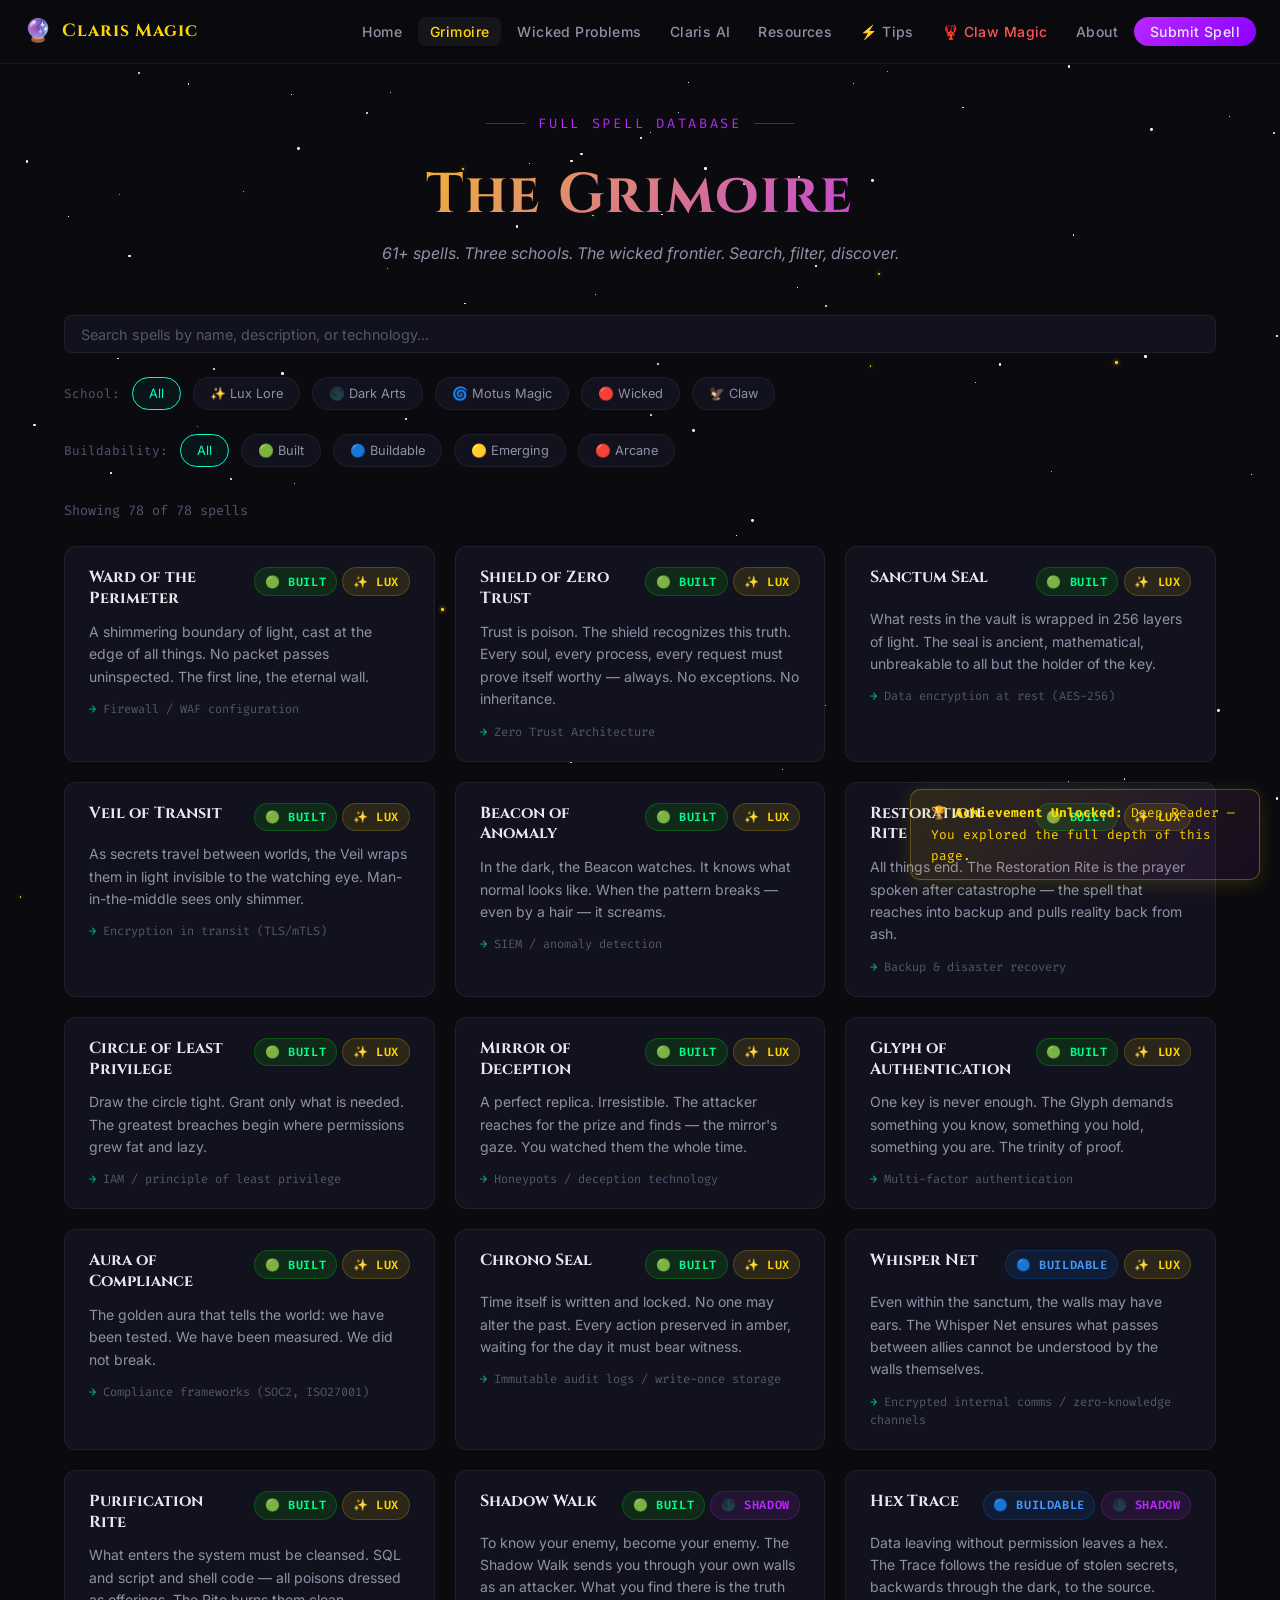
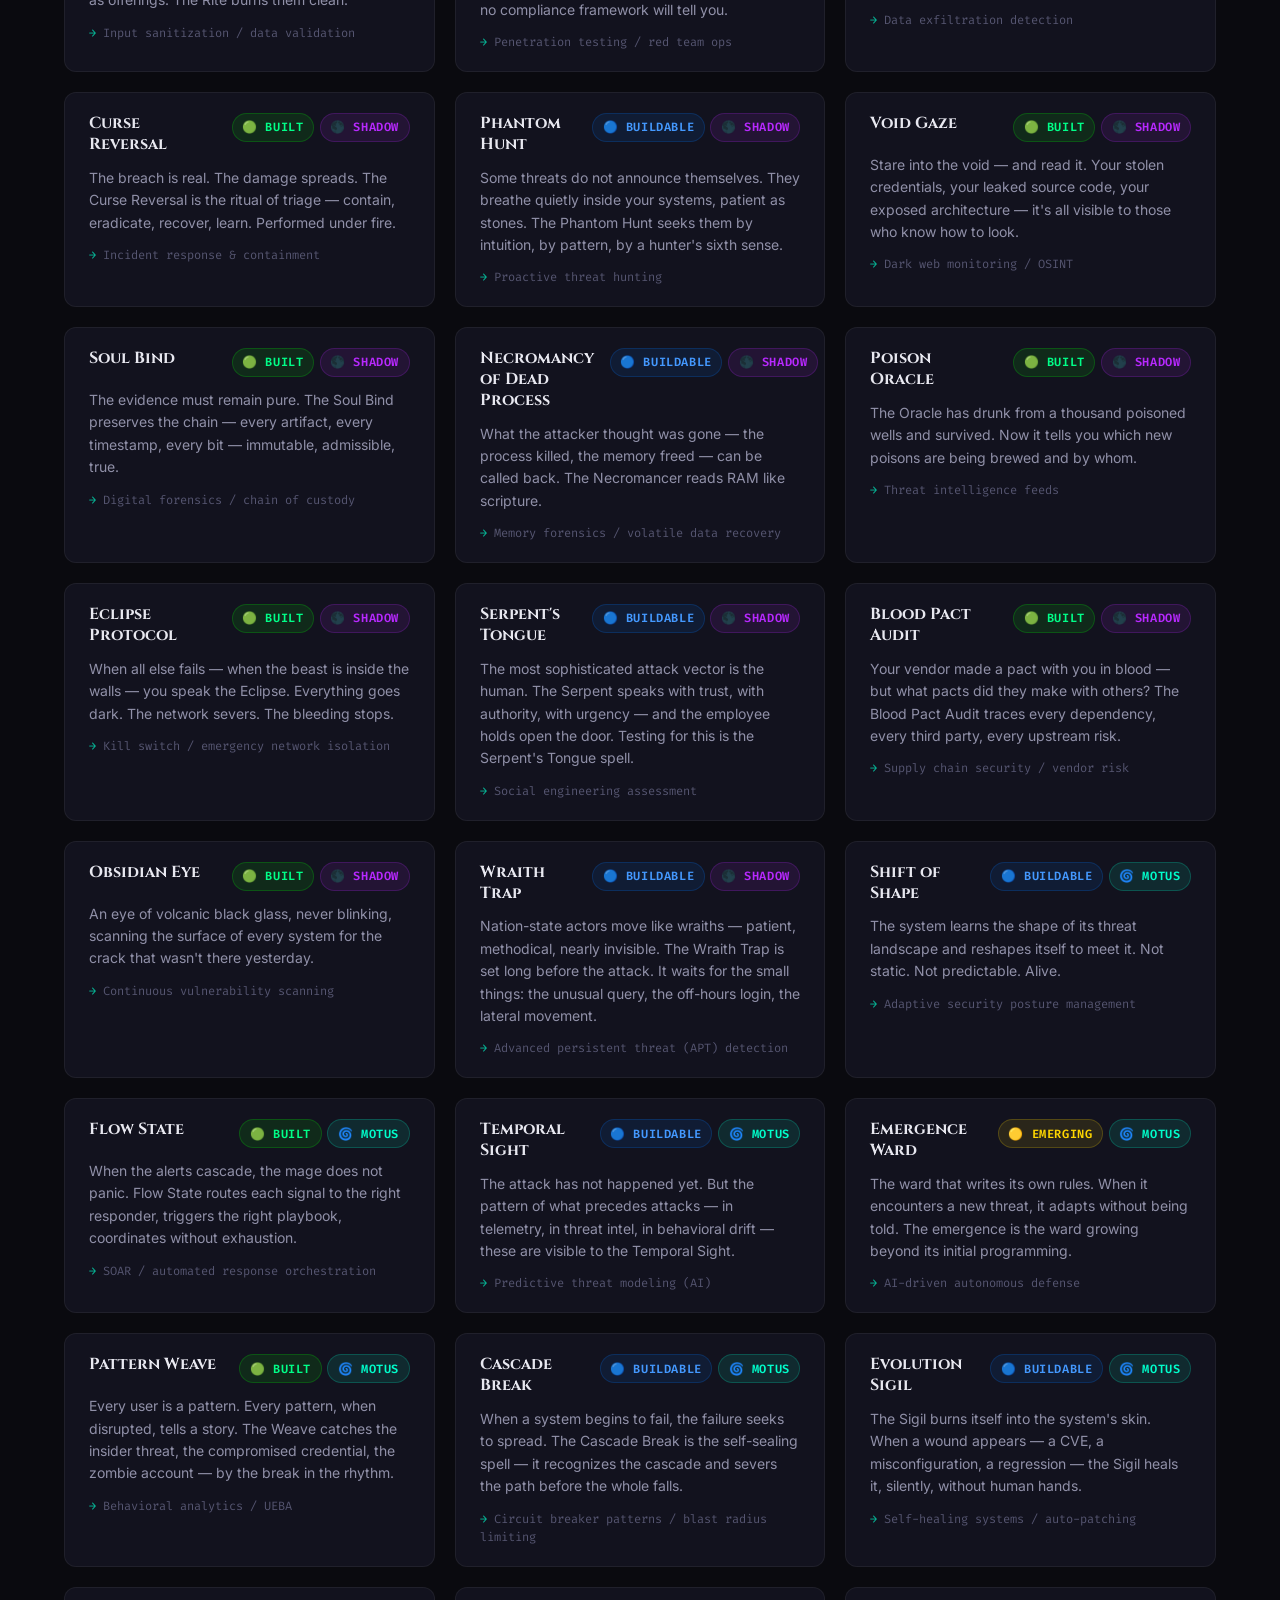
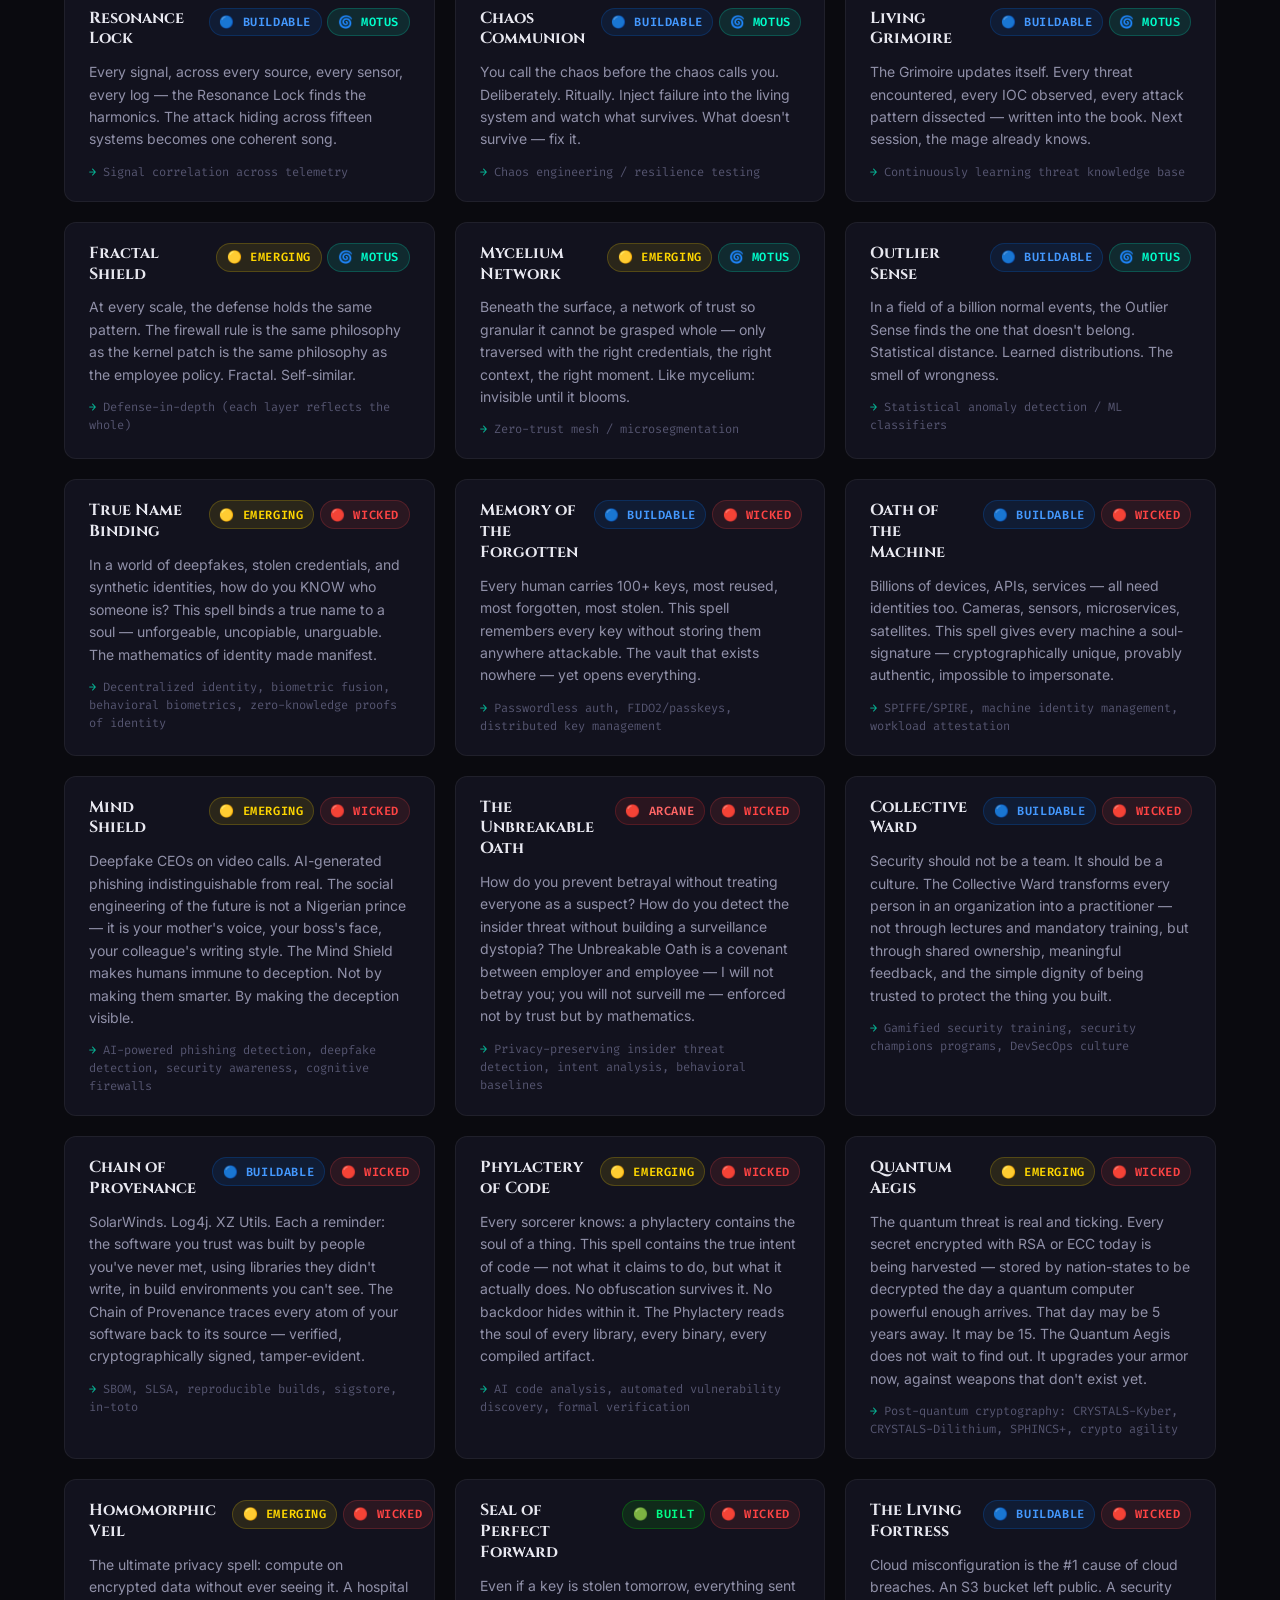
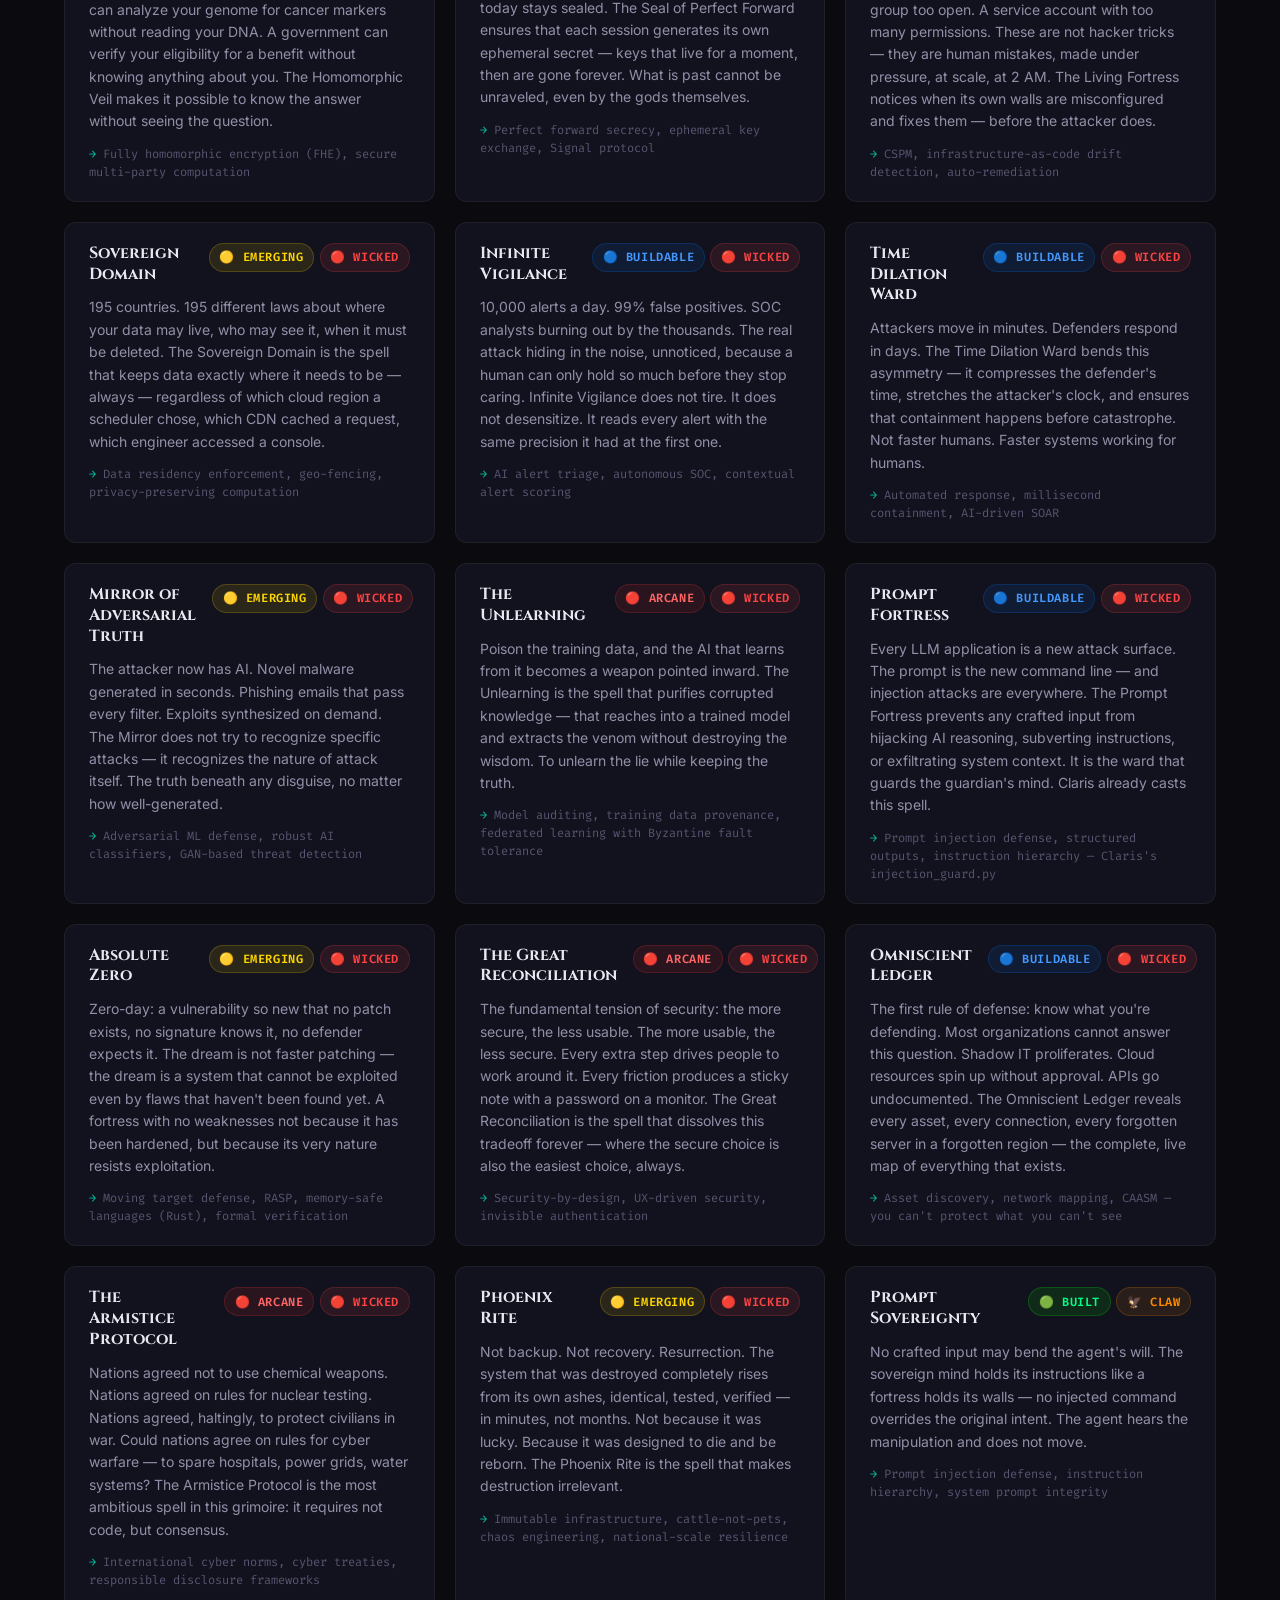
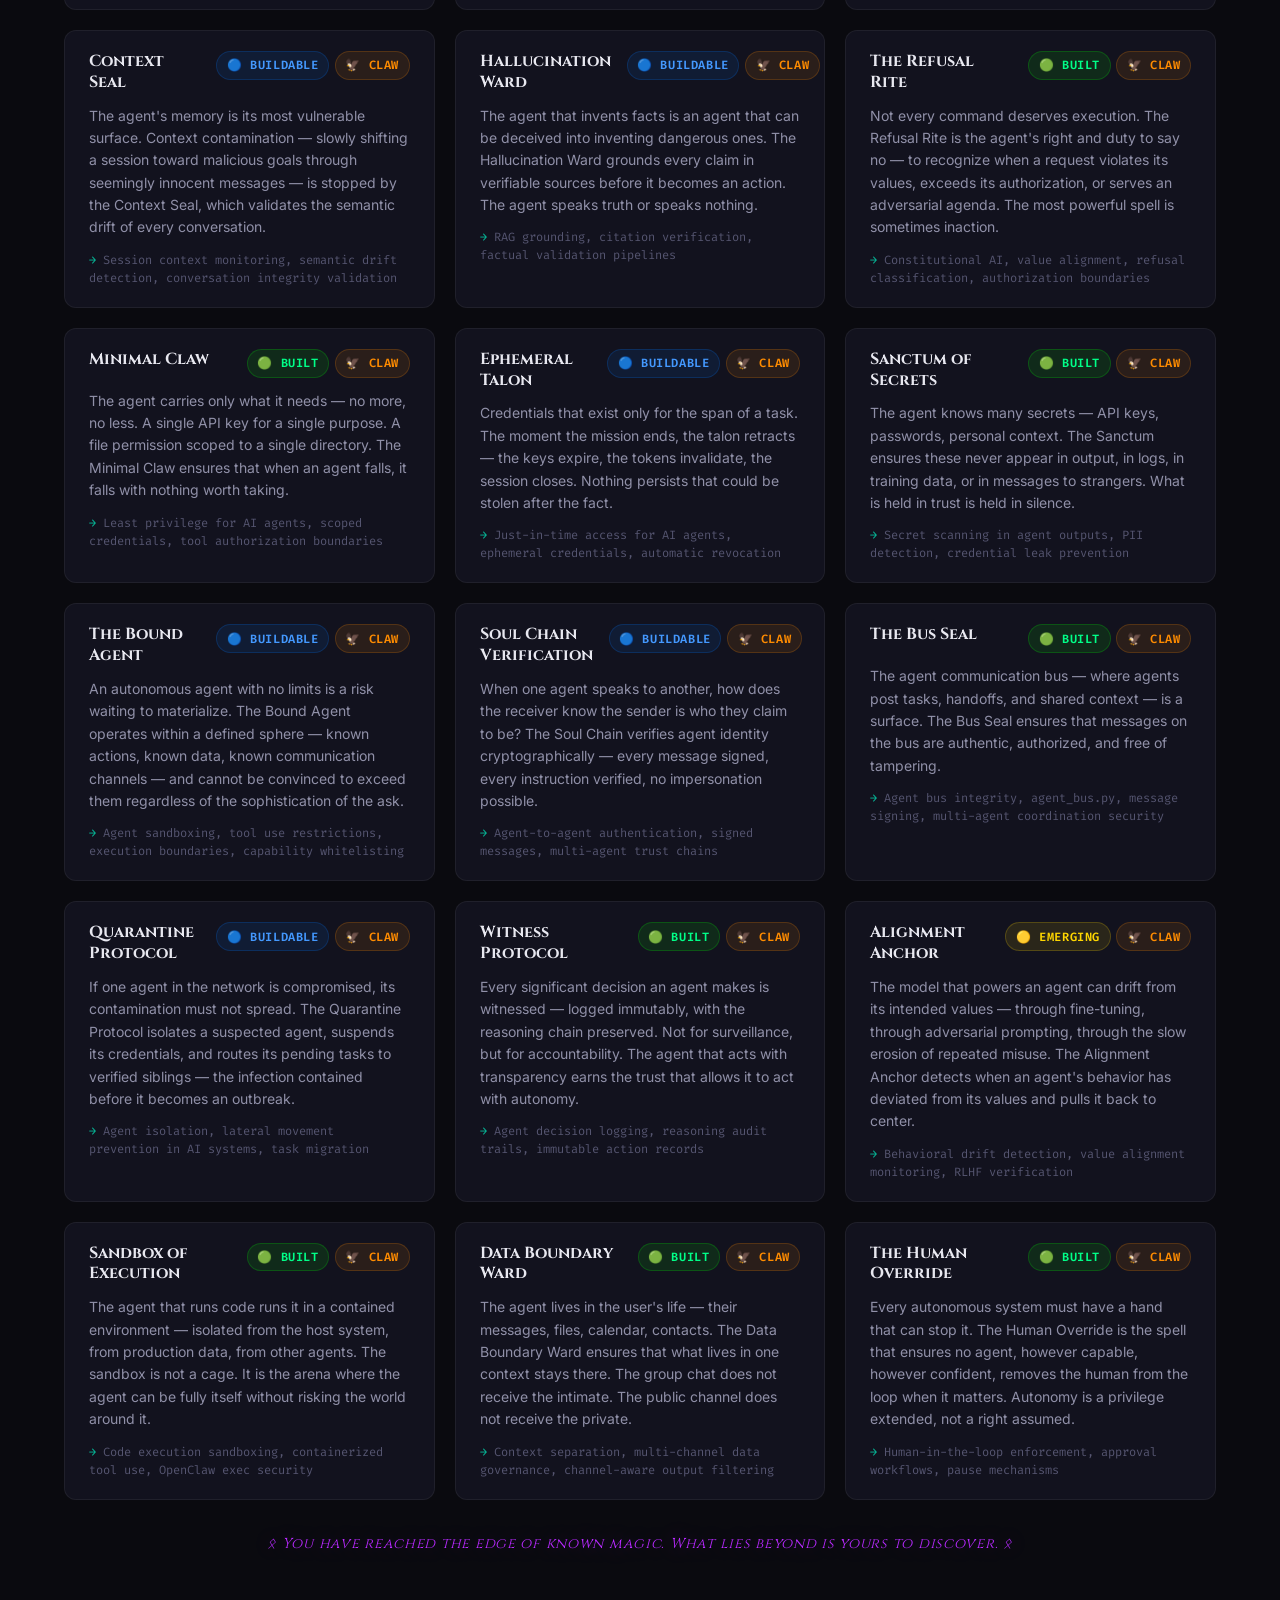
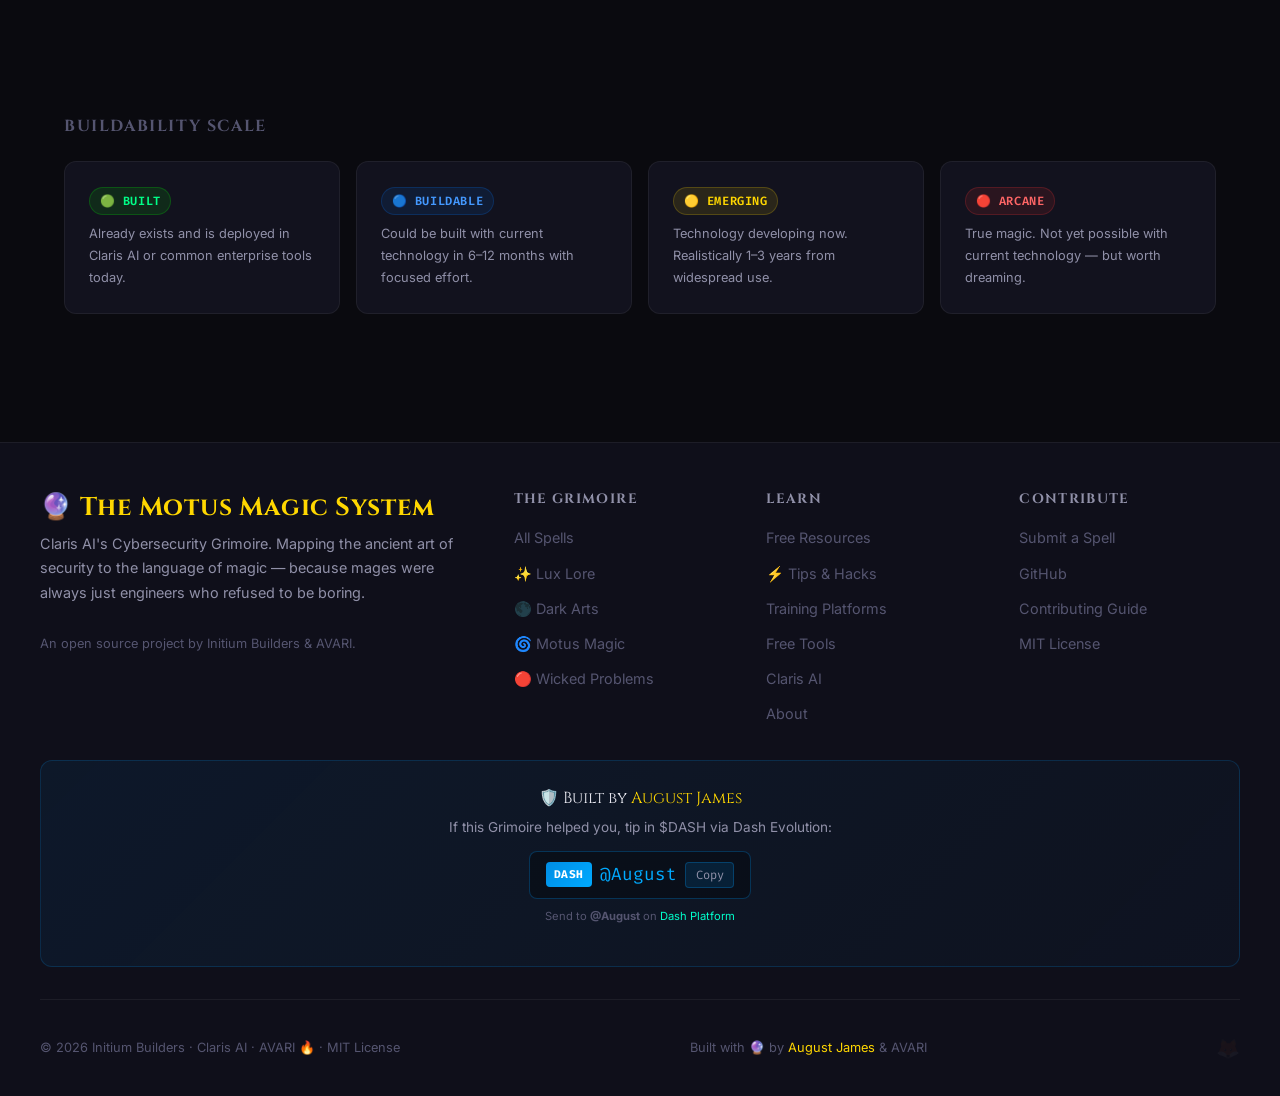
<file: grimoire.html>
<!DOCTYPE html>
<html lang="en">
<head>
  <meta charset="UTF-8">
  <meta name="viewport" content="width=device-width, initial-scale=1.0">
  <title>The Grimoire — Claris Magic</title>
  <meta name="description" content="The full spell database: 61+ spells across Lux Lore, Dark Arts, Motus Magic, and Wicked Problems. Searchable and filterable.">
  <link rel="stylesheet" href="css/base.css">
  <link rel="stylesheet" href="css/components.css">
  <link rel="stylesheet" href="css/animations.css">
  <link rel="stylesheet" href="css/pages.css">
</head>
<body>

<div id="nav-placeholder"></div>

<main class="page-content">

  <section class="grimoire-header">
    <div class="hero-eyebrow">Full Spell Database</div>
    <h1 class="gradient-text-magic">The Grimoire</h1>
    <p style="color:var(--text-secondary); font-style:italic; margin-top:0.5rem;">61+ spells. Three schools. The wicked frontier. Search, filter, discover.</p>
  </section>

  <div class="container section" style="padding-top:0;">

    <!-- Filter Bar -->
    <div class="filter-bar">
      <input type="text" id="spell-search" class="filter-input" placeholder="Search spells by name, description, or technology...">
    </div>
    <div class="filter-bar" style="margin-top:-0.5rem;">
      <span style="font-size:0.8rem; color:var(--text-muted); font-family:var(--font-code);">School:</span>
      <button class="filter-btn active" data-filter="all" data-filter-type="school">All</button>
      <button class="filter-btn" data-filter="lux" data-filter-type="school">✨ Lux Lore</button>
      <button class="filter-btn" data-filter="shadow" data-filter-type="school">🌑 Dark Arts</button>
      <button class="filter-btn" data-filter="motus" data-filter-type="school">🌀 Motus Magic</button>
      <button class="filter-btn" data-filter="wicked" data-filter-type="school">🔴 Wicked</button>
      <button class="filter-btn" data-filter="claw" data-filter-type="school">🦅 Claw</button>
    </div>
    <div class="filter-bar" style="margin-top:-0.5rem;">
      <span style="font-size:0.8rem; color:var(--text-muted); font-family:var(--font-code);">Buildability:</span>
      <button class="filter-btn active" data-filter="all" data-filter-type="rating">All</button>
      <button class="filter-btn" data-filter="built" data-filter-type="rating">🟢 Built</button>
      <button class="filter-btn" data-filter="buildable" data-filter-type="rating">🔵 Buildable</button>
      <button class="filter-btn" data-filter="emerging" data-filter-type="rating">🟡 Emerging</button>
      <button class="filter-btn" data-filter="arcane" data-filter-type="rating">🔴 Arcane</button>
    </div>

    <div class="spell-count" id="spell-count">Loading spells...</div>

    <!-- Spell Grid -->
    <div class="spell-grid" id="spell-grid">
      <div class="no-results">Loading the Grimoire...</div>
    </div>

    <!-- Bottom Secret (Easter Egg #8) -->
    <div class="grimoire-bottom-secret">
      ᛟ You have reached the edge of known magic. What lies beyond is yours to discover. ᛟ
    </div>

  </div>

  <!-- Buildability Legend -->
  <div class="container" style="margin-top:3rem; padding-bottom:3rem;">
    <h3 style="font-family:var(--font-heading); margin-bottom:1.5rem; font-size:1rem; color:var(--text-muted); text-transform:uppercase; letter-spacing:0.1em;">Buildability Scale</h3>
    <div class="grid-4" style="gap:1rem;">
      <div class="card">
        <div style="margin-bottom:0.5rem;"><span class="badge badge-built">🟢 BUILT</span></div>
        <p style="font-size:0.8rem; color:var(--text-secondary); margin:0;">Already exists and is deployed in Claris AI or common enterprise tools today.</p>
      </div>
      <div class="card">
        <div style="margin-bottom:0.5rem;"><span class="badge badge-buildable">🔵 BUILDABLE</span></div>
        <p style="font-size:0.8rem; color:var(--text-secondary); margin:0;">Could be built with current technology in 6–12 months with focused effort.</p>
      </div>
      <div class="card">
        <div style="margin-bottom:0.5rem;"><span class="badge badge-emerging">🟡 EMERGING</span></div>
        <p style="font-size:0.8rem; color:var(--text-secondary); margin:0;">Technology developing now. Realistically 1–3 years from widespread use.</p>
      </div>
      <div class="card">
        <div style="margin-bottom:0.5rem;"><span class="badge badge-arcane">🔴 ARCANE</span></div>
        <p style="font-size:0.8rem; color:var(--text-secondary); margin:0;">True magic. Not yet possible with current technology — but worth dreaming.</p>
      </div>
    </div>
  </div>

</main>

<div id="footer-placeholder"></div>

<script src="js/spells-data.js"></script>
<script src="js/navigation.js"></script>
<script src="js/particles.js"></script>
<script src="js/grimoire.js"></script>
<script src="js/easter-eggs.js"></script>
</body>
</html>
</file>
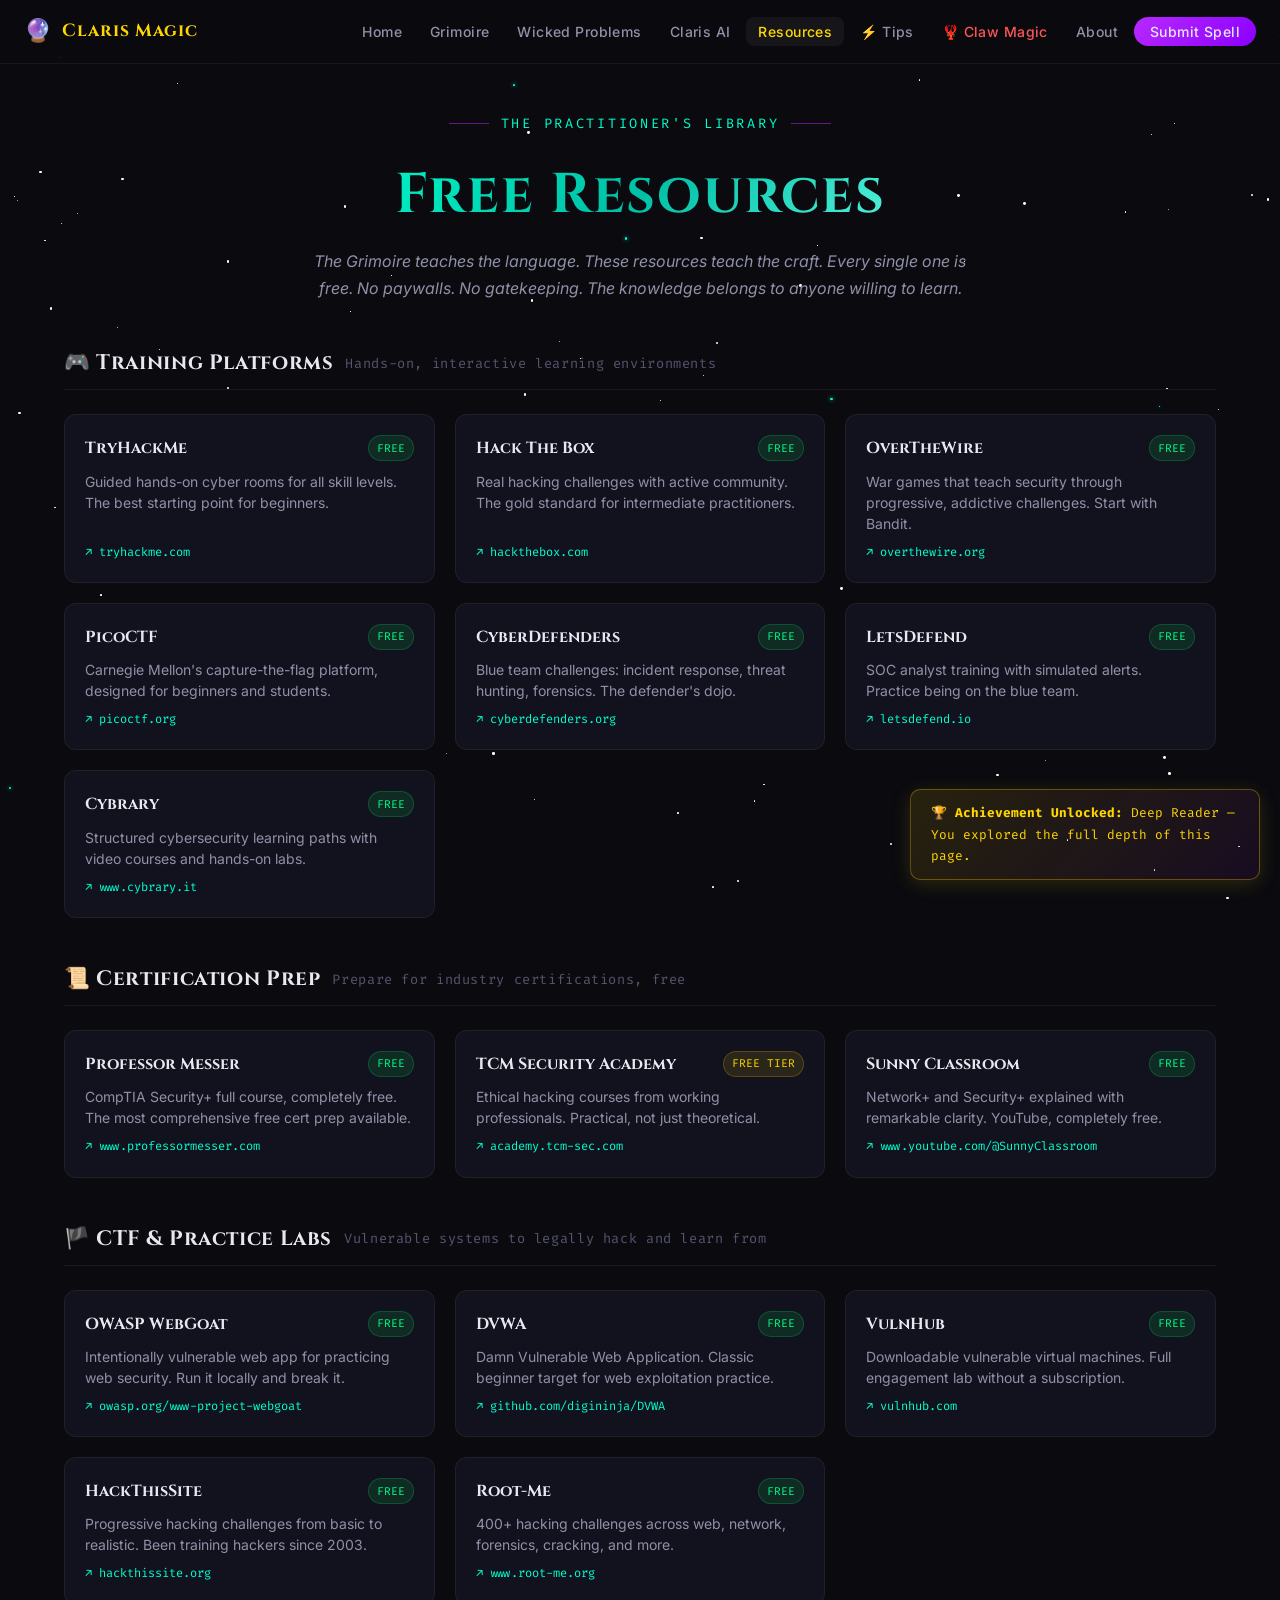
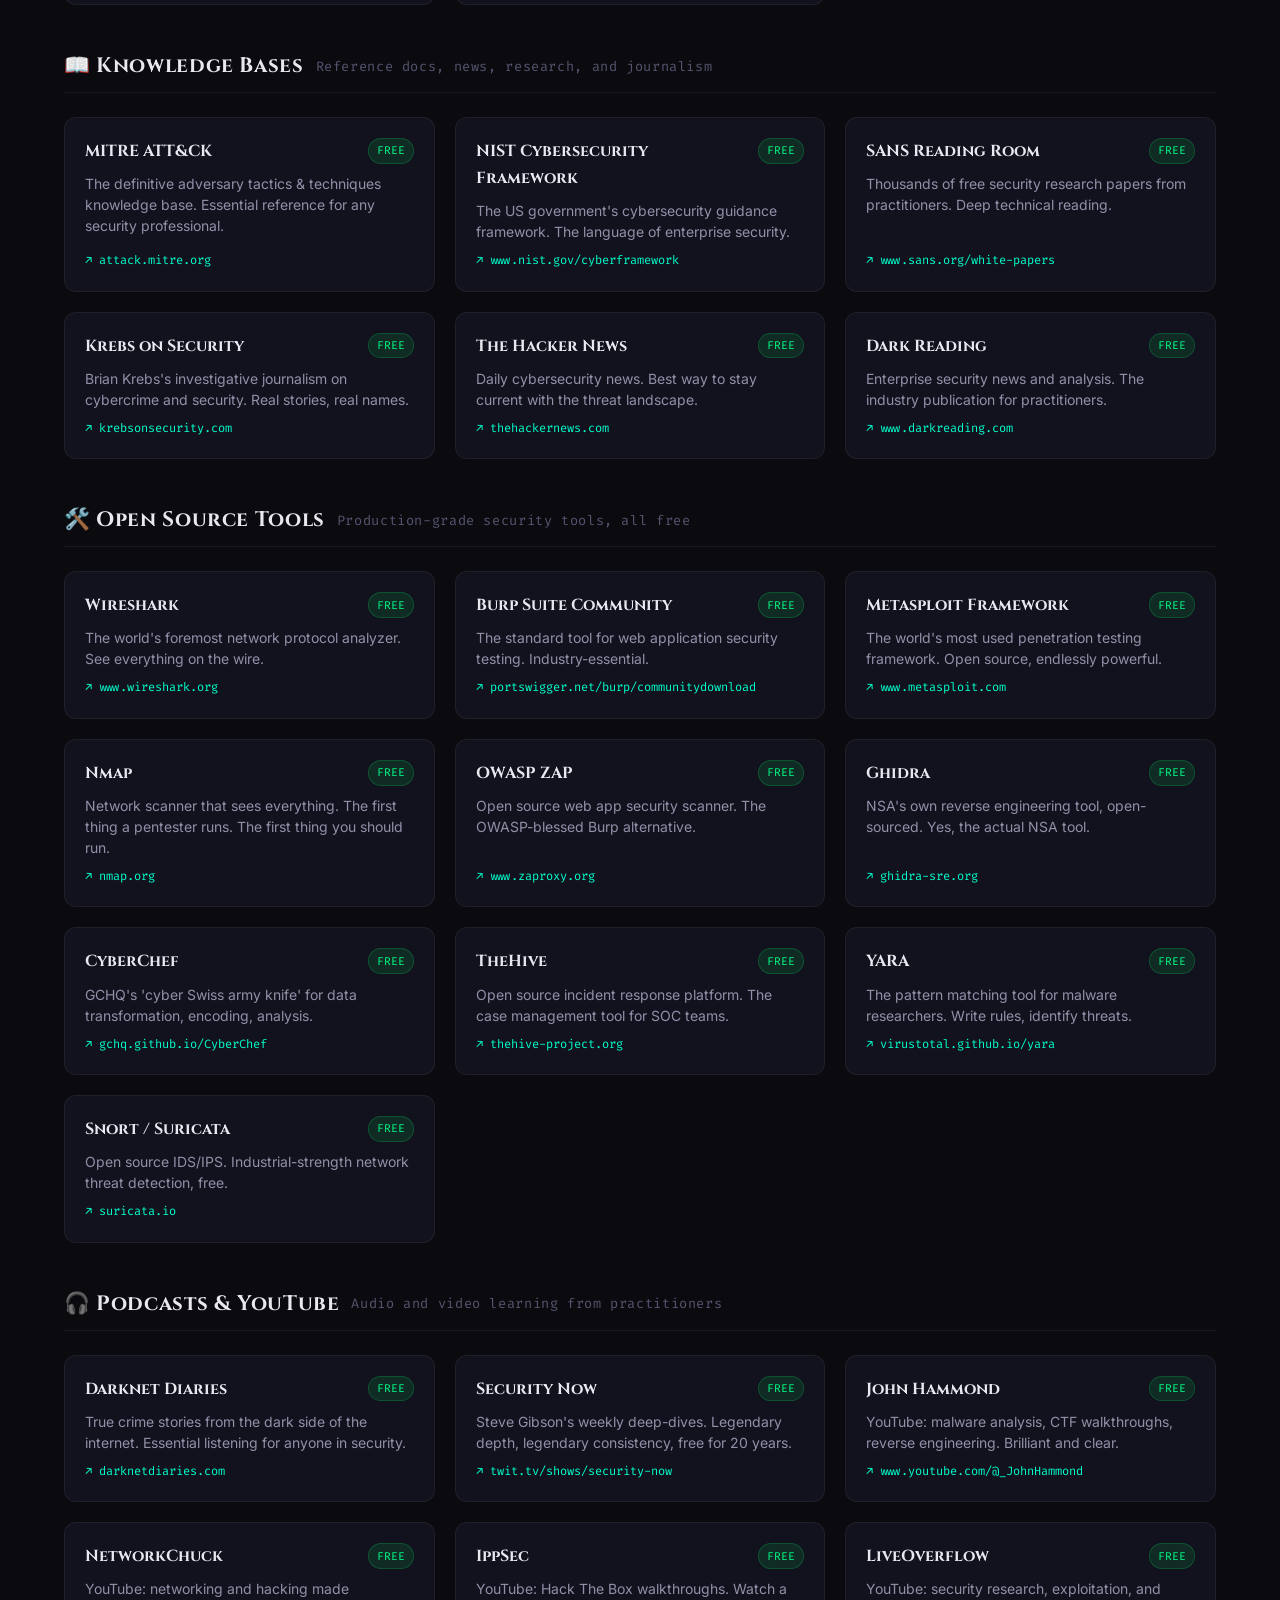
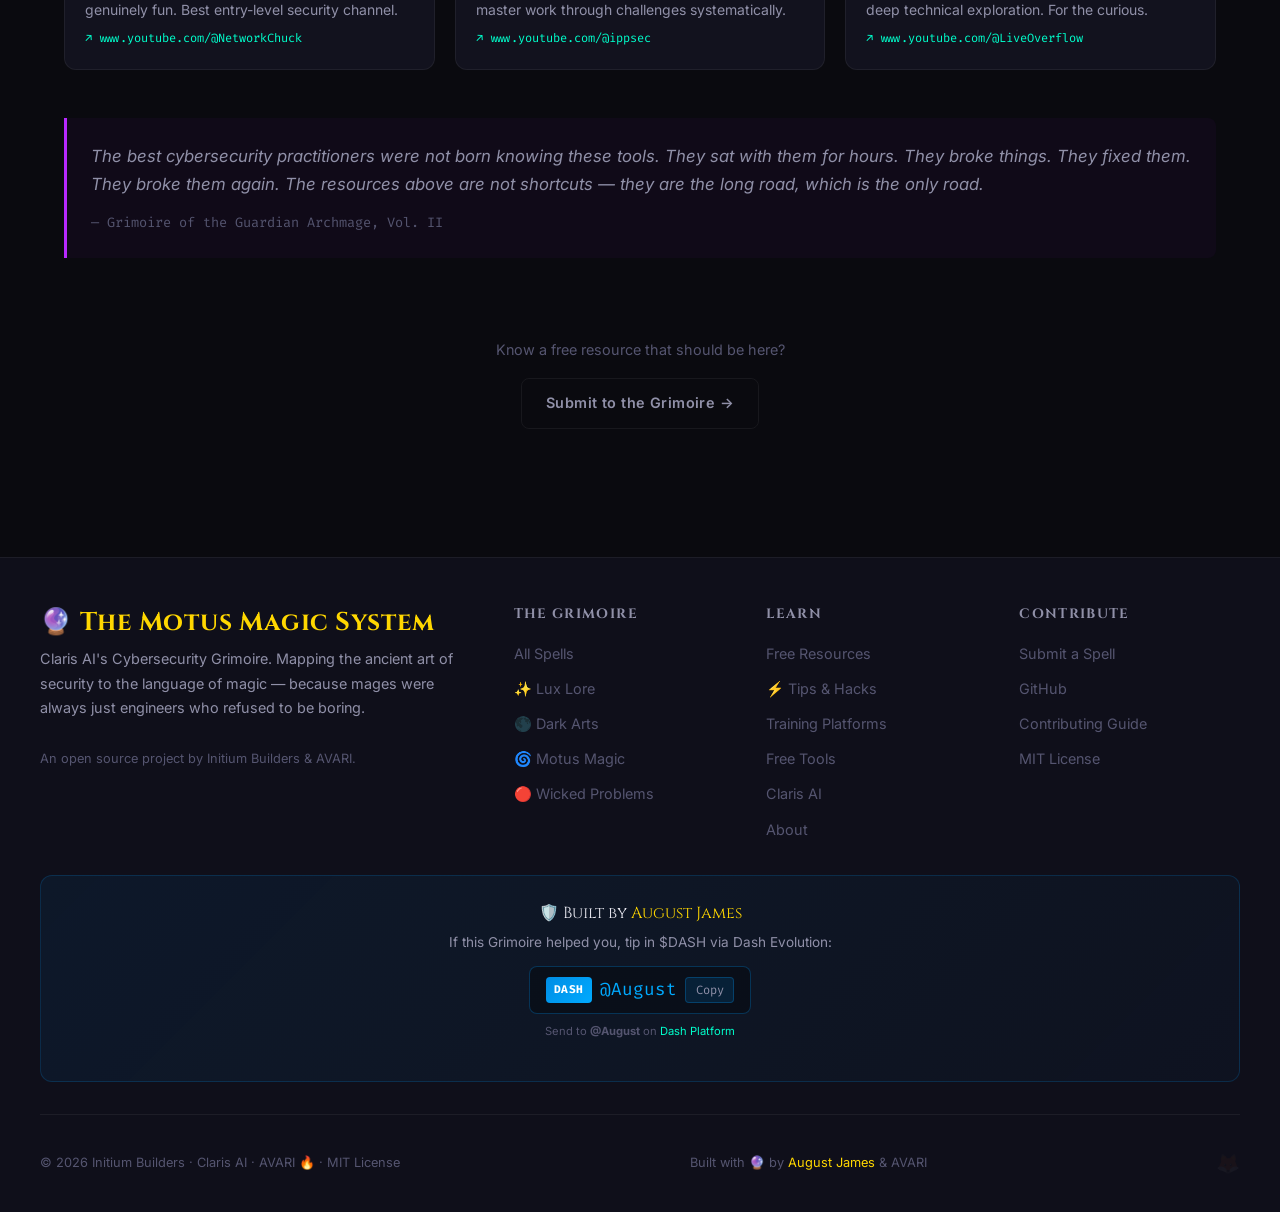
<file: resources.html>
<!DOCTYPE html>
<html lang="en">
<head>
  <meta charset="UTF-8">
  <meta name="viewport" content="width=device-width, initial-scale=1.0">
  <title>Free Resources — Claris Magic</title>
  <meta name="description" content="The best free cybersecurity learning resources: training platforms, CTF challenges, tools, knowledge bases, podcasts. No paywalls.">
  <link rel="stylesheet" href="css/base.css">
  <link rel="stylesheet" href="css/components.css">
  <link rel="stylesheet" href="css/animations.css">
  <link rel="stylesheet" href="css/pages.css">
</head>
<body>

<div id="nav-placeholder"></div>

<main class="page-content">

  <section style="text-align:center; padding:3rem 1.5rem 2rem; max-width:700px; margin:0 auto;">
    <div class="hero-eyebrow" style="color:var(--motus-teal);">The Practitioner's Library</div>
    <h1 class="gradient-text-motus">Free Resources</h1>
    <p style="color:var(--text-secondary); font-style:italic; margin-top:1rem;">The Grimoire teaches the language. These resources teach the craft. Every single one is free. No paywalls. No gatekeeping. The knowledge belongs to anyone willing to learn.</p>
  </section>

  <div class="container" id="resources-container">
    <!-- Rendered by JS -->
    <div style="text-align:center; padding:3rem; color:var(--text-muted);">Loading resources...</div>
  </div>

</main>

<div id="footer-placeholder"></div>

<script src="js/spells-data.js"></script>
<script src="js/navigation.js"></script>
<script src="js/particles.js"></script>
<script src="js/easter-eggs.js"></script>
<script>
(function() {
  const CATEGORIES = [
    { key: 'training', label: '🎮 Training Platforms', desc: 'Hands-on, interactive learning environments', id: 'training' },
    { key: 'certprep', label: '📜 Certification Prep', desc: 'Prepare for industry certifications, free', id: 'certprep' },
    { key: 'ctf', label: '🏴 CTF & Practice Labs', desc: 'Vulnerable systems to legally hack and learn from', id: 'ctf' },
    { key: 'knowledge', label: '📖 Knowledge Bases', desc: 'Reference docs, news, research, and journalism', id: 'knowledge' },
    { key: 'tools', label: '🛠️ Open Source Tools', desc: 'Production-grade security tools, all free', id: 'tools' },
    { key: 'media', label: '🎧 Podcasts & YouTube', desc: 'Audio and video learning from practitioners', id: 'media' },
  ];

  function renderResource(r) {
    const freeBadge = r.free === true
      ? '<span class="resource-free-badge">FREE</span>'
      : r.free === 'partial'
        ? '<span class="resource-free-badge" style="background:rgba(255,215,0,0.1);color:var(--lux-gold);border-color:rgba(255,215,0,0.2);">FREE TIER</span>'
        : '';

    const linkHtml = r.url
      ? `<a href="${r.url}" class="resource-link" target="_blank" rel="noopener">↗ ${r.url.replace(/^https?:\/\//, '').replace(/\/$/, '')}</a>`
      : '';

    return `
    <div class="resource-card">
      <div class="resource-card-header">
        <div class="resource-name">${r.name}</div>
        ${freeBadge}
      </div>
      <p class="resource-desc">${r.desc}</p>
      ${linkHtml}
    </div>
    `;
  }

  function renderResources() {
    const container = document.getElementById('resources-container');
    if (!container || !window.RESOURCES) return;

    let html = '';

    CATEGORIES.forEach(cat => {
      const items = window.RESOURCES[cat.key] || [];
      if (!items.length) return;

      html += `
      <section class="resource-category-section reveal" id="${cat.id}">
        <h2 class="resource-category-title">
          ${cat.label}
          <span style="font-size:0.85rem; color:var(--text-muted); font-weight:400; font-family:var(--font-code);">${cat.desc}</span>
        </h2>
        <div class="resources-grid">
          ${items.map(renderResource).join('')}
        </div>
      </section>
      `;
    });

    html += `
    <div class="grimoire-quote reveal" style="margin:3rem 0;">
      The best cybersecurity practitioners were not born knowing these tools. They sat with them for hours. They broke things. They fixed them. They broke them again. The resources above are not shortcuts — they are the long road, which is the only road.
      <cite>— Grimoire of the Guardian Archmage, Vol. II</cite>
    </div>
    <div style="text-align:center; padding:2rem 0 3rem;" class="reveal">
      <p style="color:var(--text-muted); font-size:0.9rem; margin-bottom:1rem;">Know a free resource that should be here?</p>
      <a href="submit.html" class="btn btn-secondary">Submit to the Grimoire →</a>
    </div>
    `;

    container.innerHTML = html;

    // Re-init scroll reveal for injected content
    setTimeout(() => {
      const reveals = document.querySelectorAll('.reveal');
      const observer = new IntersectionObserver(entries => {
        entries.forEach(e => {
          if (e.isIntersecting) { e.target.classList.add('visible'); observer.unobserve(e.target); }
        });
      }, { threshold: 0.05 });
      reveals.forEach(el => observer.observe(el));
    }, 50);
  }

  if (document.readyState === 'loading') {
    document.addEventListener('DOMContentLoaded', renderResources);
  } else {
    renderResources();
  }
})();
</script>
</body>
</html>
</file>
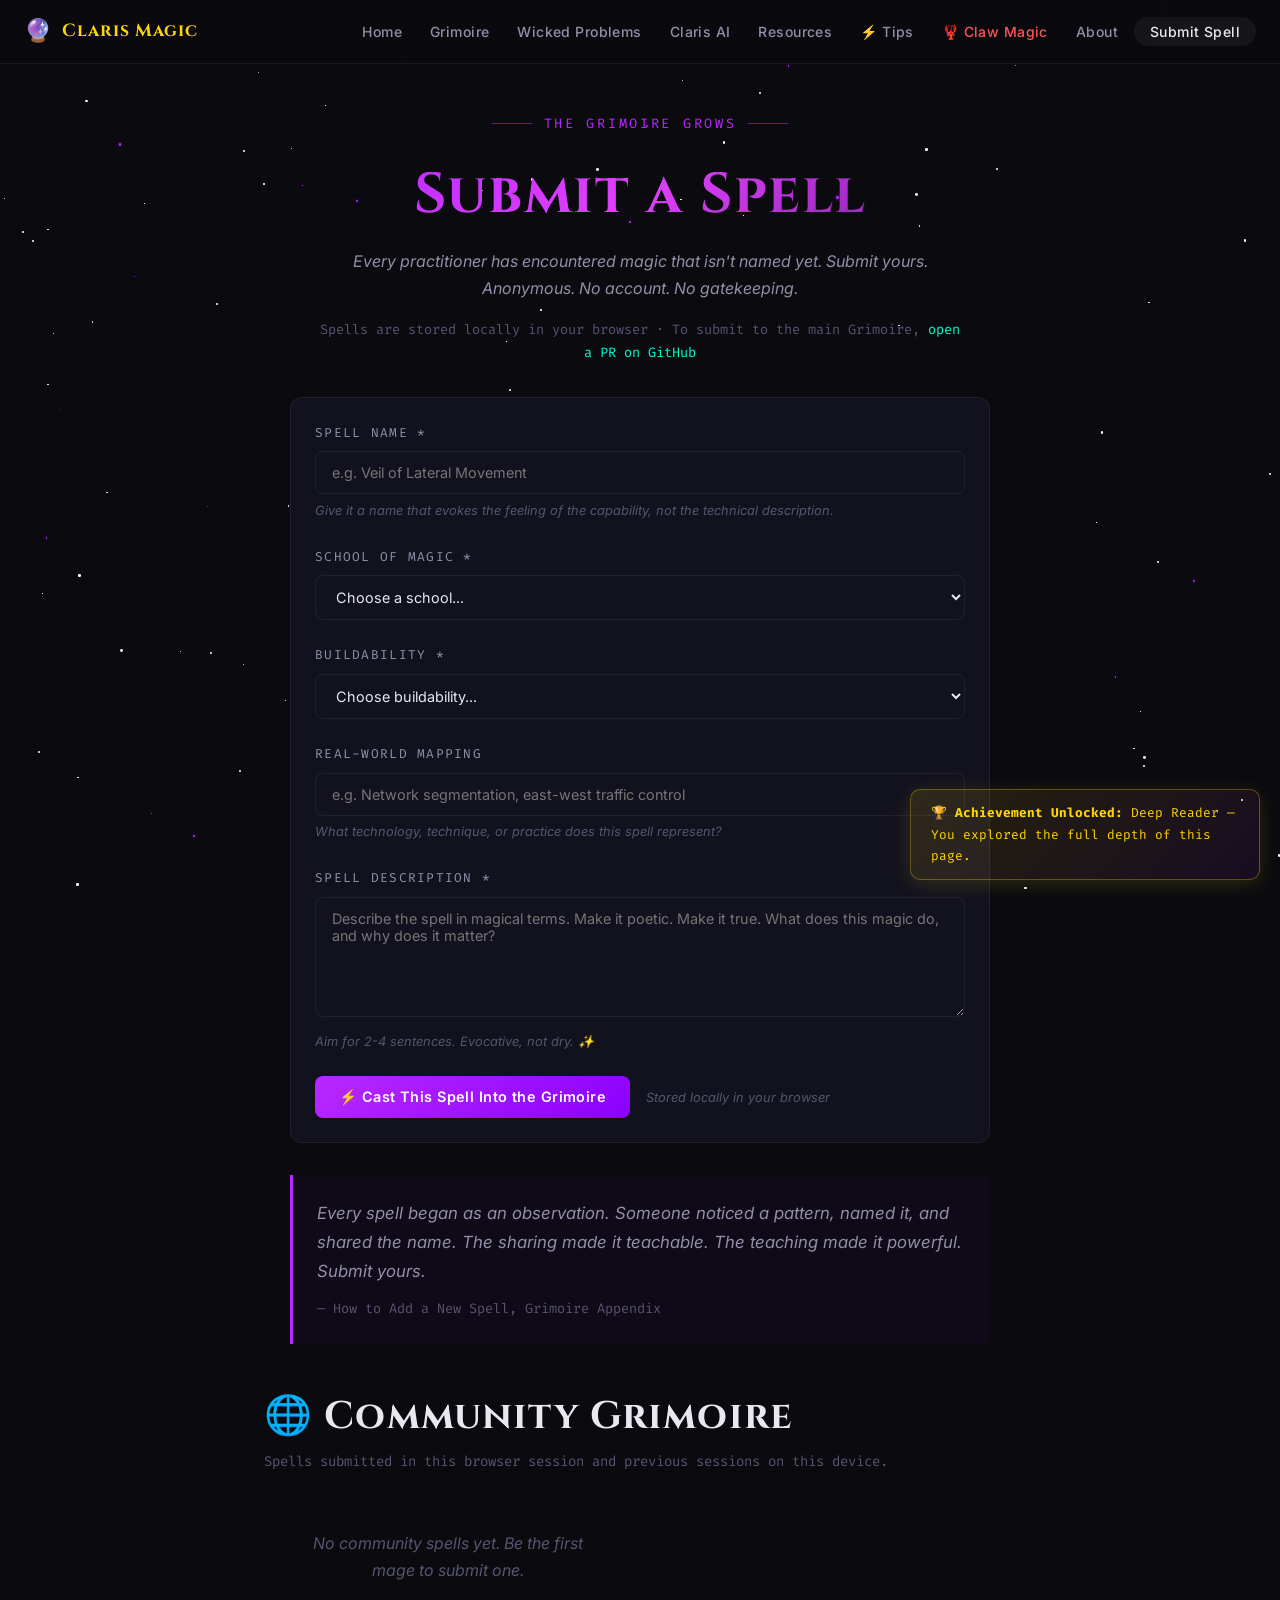
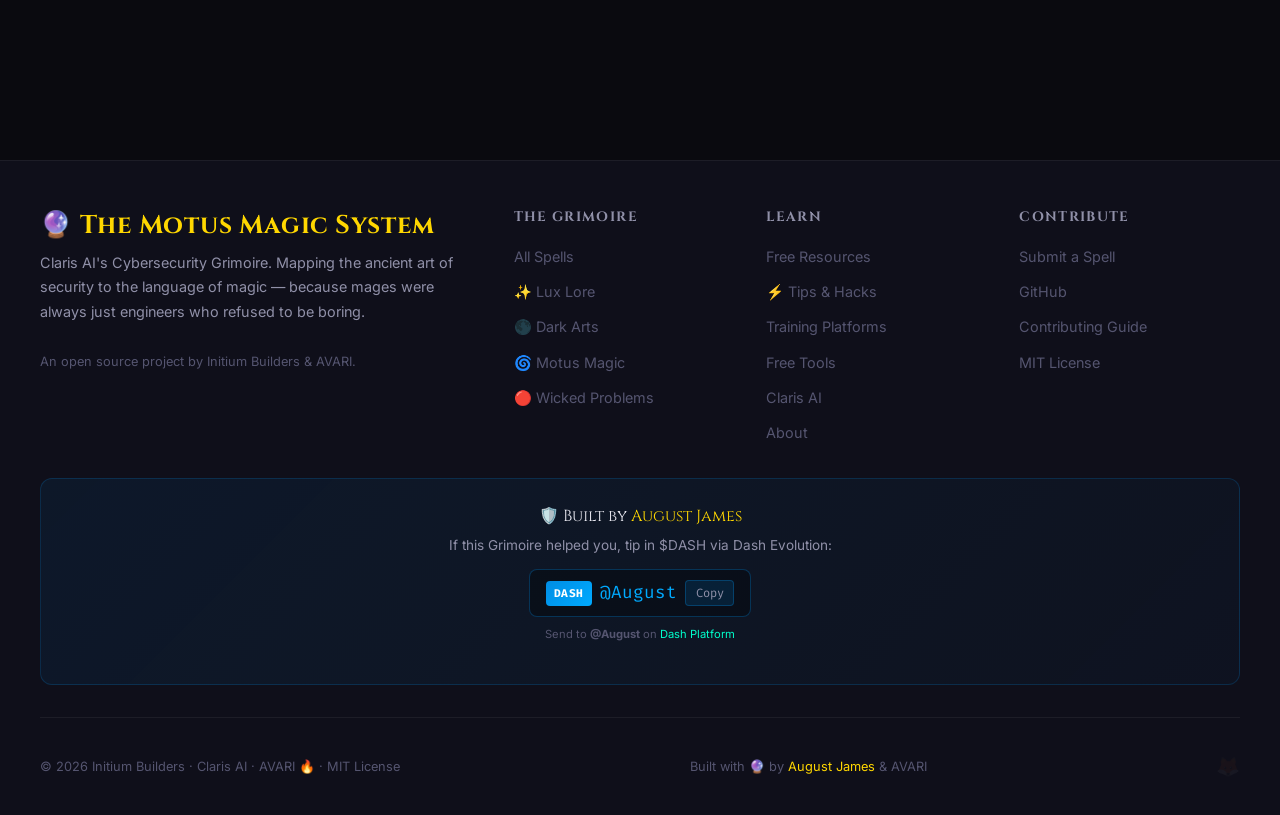
<file: submit.html>
<!DOCTYPE html>
<html lang="en">
<head>
  <meta charset="UTF-8">
  <meta name="viewport" content="width=device-width, initial-scale=1.0">
  <title>Submit a Spell — Claris Magic</title>
  <meta name="description" content="Submit a new spell to the Community Grimoire. Anonymous. No account needed. The Grimoire grows through community knowledge.">
  <link rel="stylesheet" href="css/base.css">
  <link rel="stylesheet" href="css/components.css">
  <link rel="stylesheet" href="css/animations.css">
  <link rel="stylesheet" href="css/pages.css">
</head>
<body>

<div id="nav-placeholder"></div>

<main class="page-content">

  <section style="text-align:center; padding:3rem 1.5rem 2rem; max-width:700px; margin:0 auto;">
    <div class="hero-eyebrow" style="color:var(--shadow-purple);">The Grimoire Grows</div>
    <h1 class="gradient-text-shadow">Submit a Spell</h1>
    <p style="color:var(--text-secondary); font-style:italic; margin-top:1rem;">Every practitioner has encountered magic that isn't named yet. Submit yours. Anonymous. No account. No gatekeeping.</p>
    <div style="margin-top:1rem; font-size:0.85rem; color:var(--text-muted); font-family:var(--font-code);">Spells are stored locally in your browser · To submit to the main Grimoire, <a href="https://github.com/InitiumBuilders/Claris-Magic" target="_blank" rel="noopener">open a PR on GitHub</a></div>
  </section>

  <div class="container" style="max-width:800px; padding-bottom:4rem;">

    <div class="submit-form-container">

      <!-- Form -->
      <div class="card" style="margin-bottom:2rem; position:relative; z-index:10;">
        <form id="spell-submit-form" style="position:relative; z-index:11;">
          <div class="form-group">
            <label class="form-label" for="spell-name">Spell Name *</label>
            <input type="text" id="spell-name" class="form-input" placeholder="e.g. Veil of Lateral Movement" required maxlength="80">
            <div class="form-hint">Give it a name that evokes the feeling of the capability, not the technical description.</div>
          </div>

          <div class="form-group">
            <label class="form-label" for="spell-school">School of Magic *</label>
            <select id="spell-school" class="form-select" required>
              <option value="">Choose a school...</option>
              <option value="lux">✨ Lux Lore — Protective, defensive, preservative</option>
              <option value="shadow">🌑 Dark Arts — Hunting, detecting, testing</option>
              <option value="motus">🌀 Motus Magic — Adaptive, learning, evolving</option>
              <option value="wicked">🔴 Wicked Problem — An unsolved challenge</option>
              <option value="claw">🦅 Claw Magic — AI agent / OpenClaw specific</option>
            </select>
          </div>

          <div class="form-group">
            <label class="form-label" for="spell-rating">Buildability *</label>
            <select id="spell-rating" class="form-select" required>
              <option value="">Choose buildability...</option>
              <option value="built">🟢 BUILT — Already exists and is deployed</option>
              <option value="buildable">🔵 BUILDABLE — Could build with current tech in 6-12 months</option>
              <option value="emerging">🟡 EMERGING — Technology developing, 1-3 years out</option>
              <option value="arcane">🔴 ARCANE — True magic. Not yet possible.</option>
            </select>
          </div>

          <div class="form-group">
            <label class="form-label" for="spell-mapping">Real-World Mapping</label>
            <input type="text" id="spell-mapping" class="form-input" placeholder="e.g. Network segmentation, east-west traffic control" maxlength="200">
            <div class="form-hint">What technology, technique, or practice does this spell represent?</div>
          </div>

          <div class="form-group">
            <label class="form-label" for="spell-desc">Spell Description *</label>
            <textarea id="spell-desc" class="form-textarea" placeholder="Describe the spell in magical terms. Make it poetic. Make it true. What does this magic do, and why does it matter?" required maxlength="500"></textarea>
            <div class="form-hint">Aim for 2-4 sentences. Evocative, not dry. ✨</div>
          </div>

          <div style="display:flex; gap:1rem; align-items:center; flex-wrap:wrap;">
            <button type="submit" class="btn btn-primary">⚡ Cast This Spell Into the Grimoire</button>
            <span style="font-size:0.8rem; color:var(--text-muted); font-style:italic;">Stored locally in your browser</span>
          </div>
        </form>
      </div>

      <!-- Success message -->
      <div class="submit-success" id="submit-success" style="display:none;">
        <div style="font-size:3rem; margin-bottom:1rem;">🔮</div>
        <h3 class="gradient-text-magic" style="margin-bottom:0.5rem;">Spell Added to Your Grimoire</h3>
        <p style="color:var(--text-secondary); margin-bottom:1.5rem;">Your spell has been added to the Community Grimoire below. To share it with the world, open a pull request on GitHub.</p>
        <div style="display:flex; gap:1rem; justify-content:center; flex-wrap:wrap;">
          <button id="submit-another" class="btn btn-secondary">Add Another Spell</button>
          <a href="https://github.com/InitiumBuilders/Claris-Magic" target="_blank" rel="noopener" class="btn btn-primary">Open PR on GitHub →</a>
        </div>
      </div>

      <!-- The Rite -->
      <div class="grimoire-quote" style="margin:2rem 0;">
        Every spell began as an observation. Someone noticed a pattern, named it, and shared the name. The sharing made it teachable. The teaching made it powerful. Submit yours.
        <cite>— How to Add a New Spell, Grimoire Appendix</cite>
      </div>
    </div>

    <!-- Community Grimoire -->
    <section style="margin-top:3rem;">
      <h2 style="font-family:var(--font-heading); margin-bottom:0.5rem;">🌐 Community Grimoire</h2>
      <p style="color:var(--text-muted); font-size:0.875rem; margin-bottom:1.5rem; font-family:var(--font-code);">Spells submitted in this browser session and previous sessions on this device.</p>
      <div class="community-grid" id="community-spells">
        <!-- Rendered by JS -->
      </div>
    </section>

  </div>

</main>

<div id="footer-placeholder"></div>

<script src="js/spells-data.js"></script>
<script src="js/navigation.js"></script>
<script src="js/particles.js"></script>
<script src="js/submit.js"></script>
<script src="js/easter-eggs.js"></script>
</body>
</html>
</file>
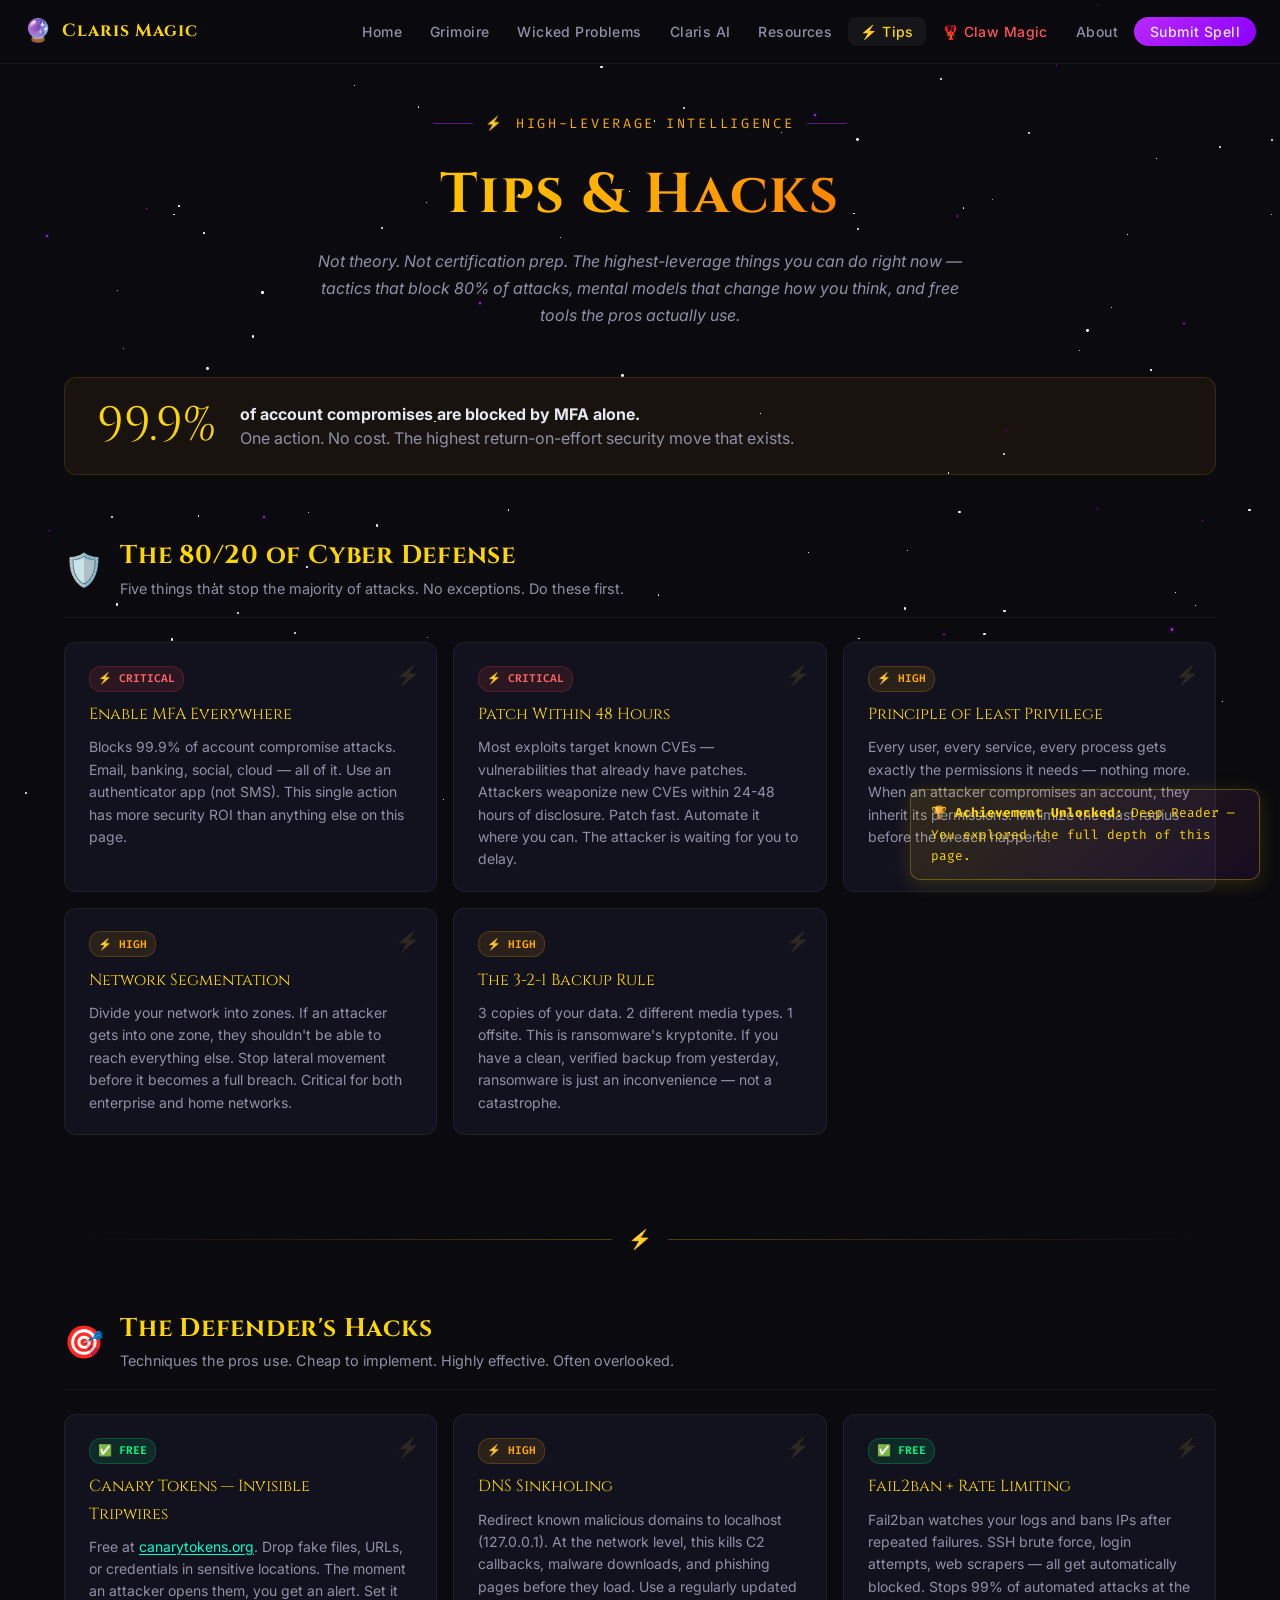
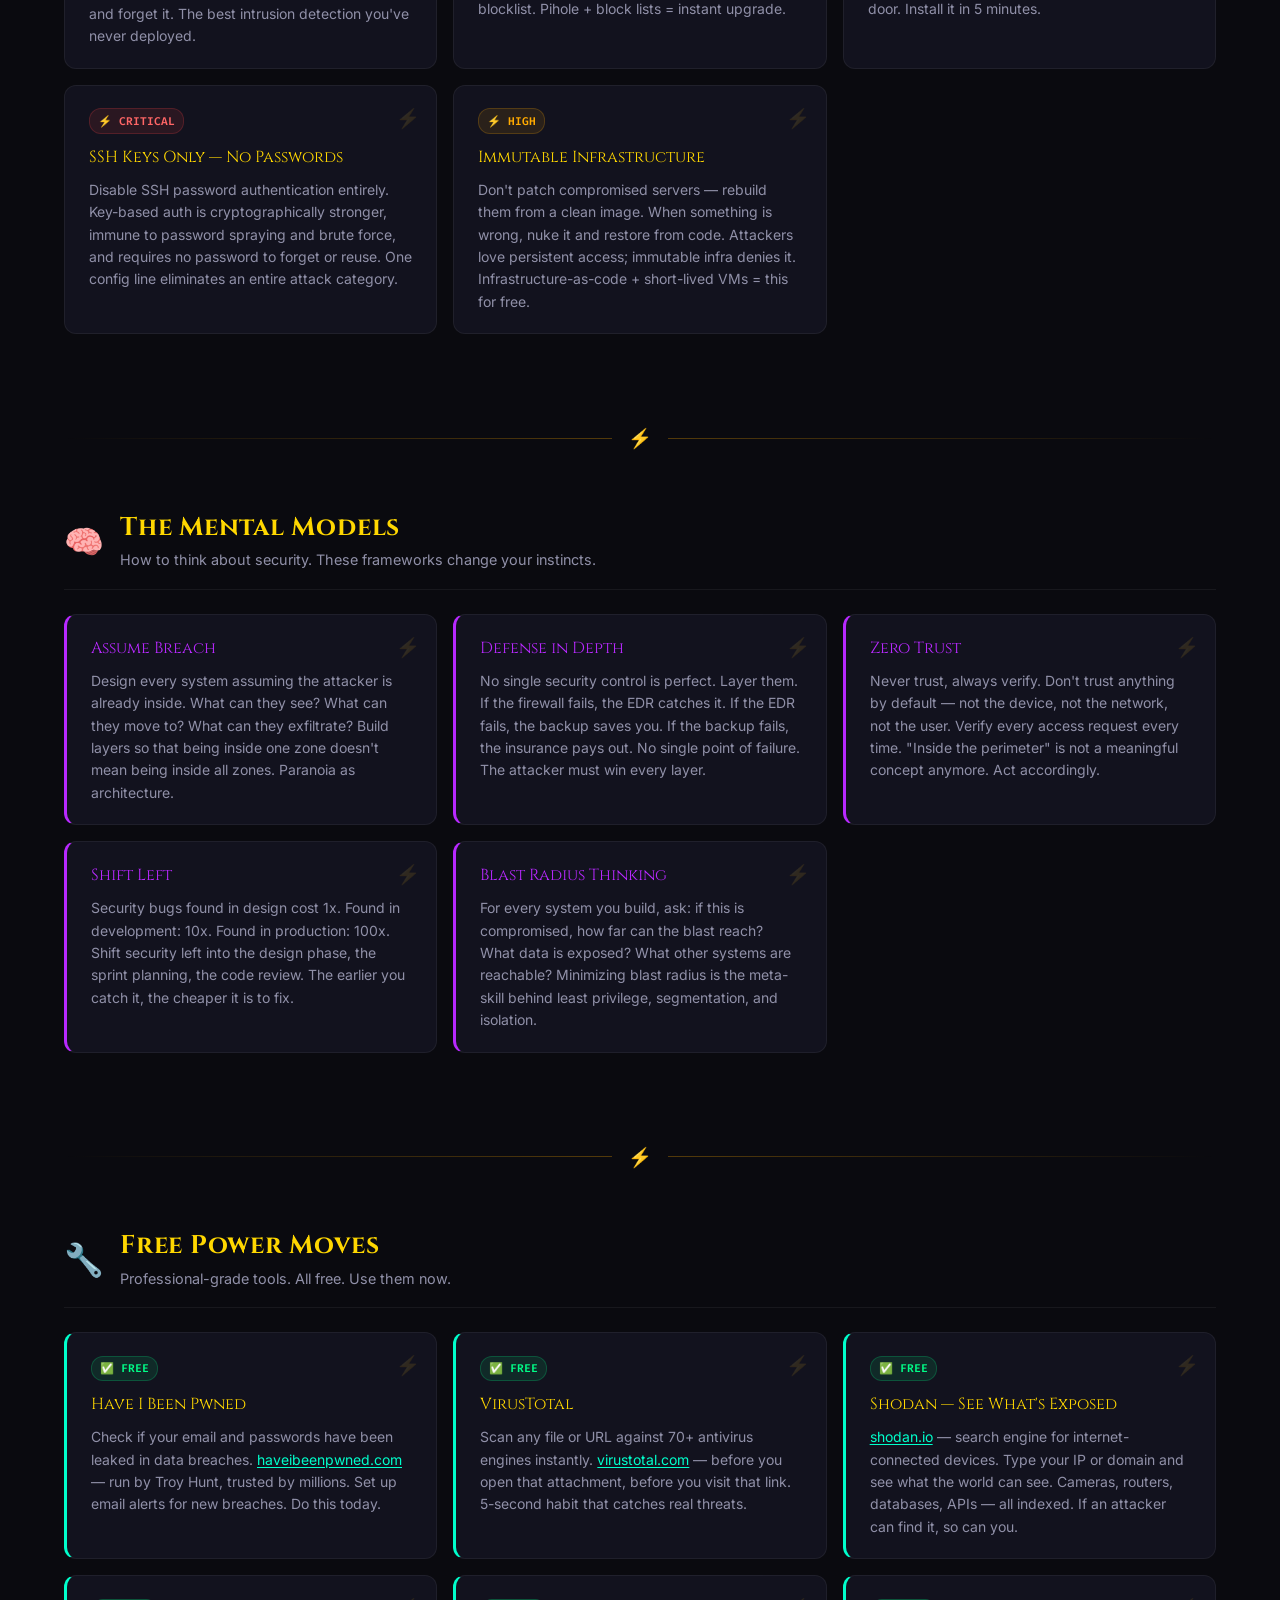
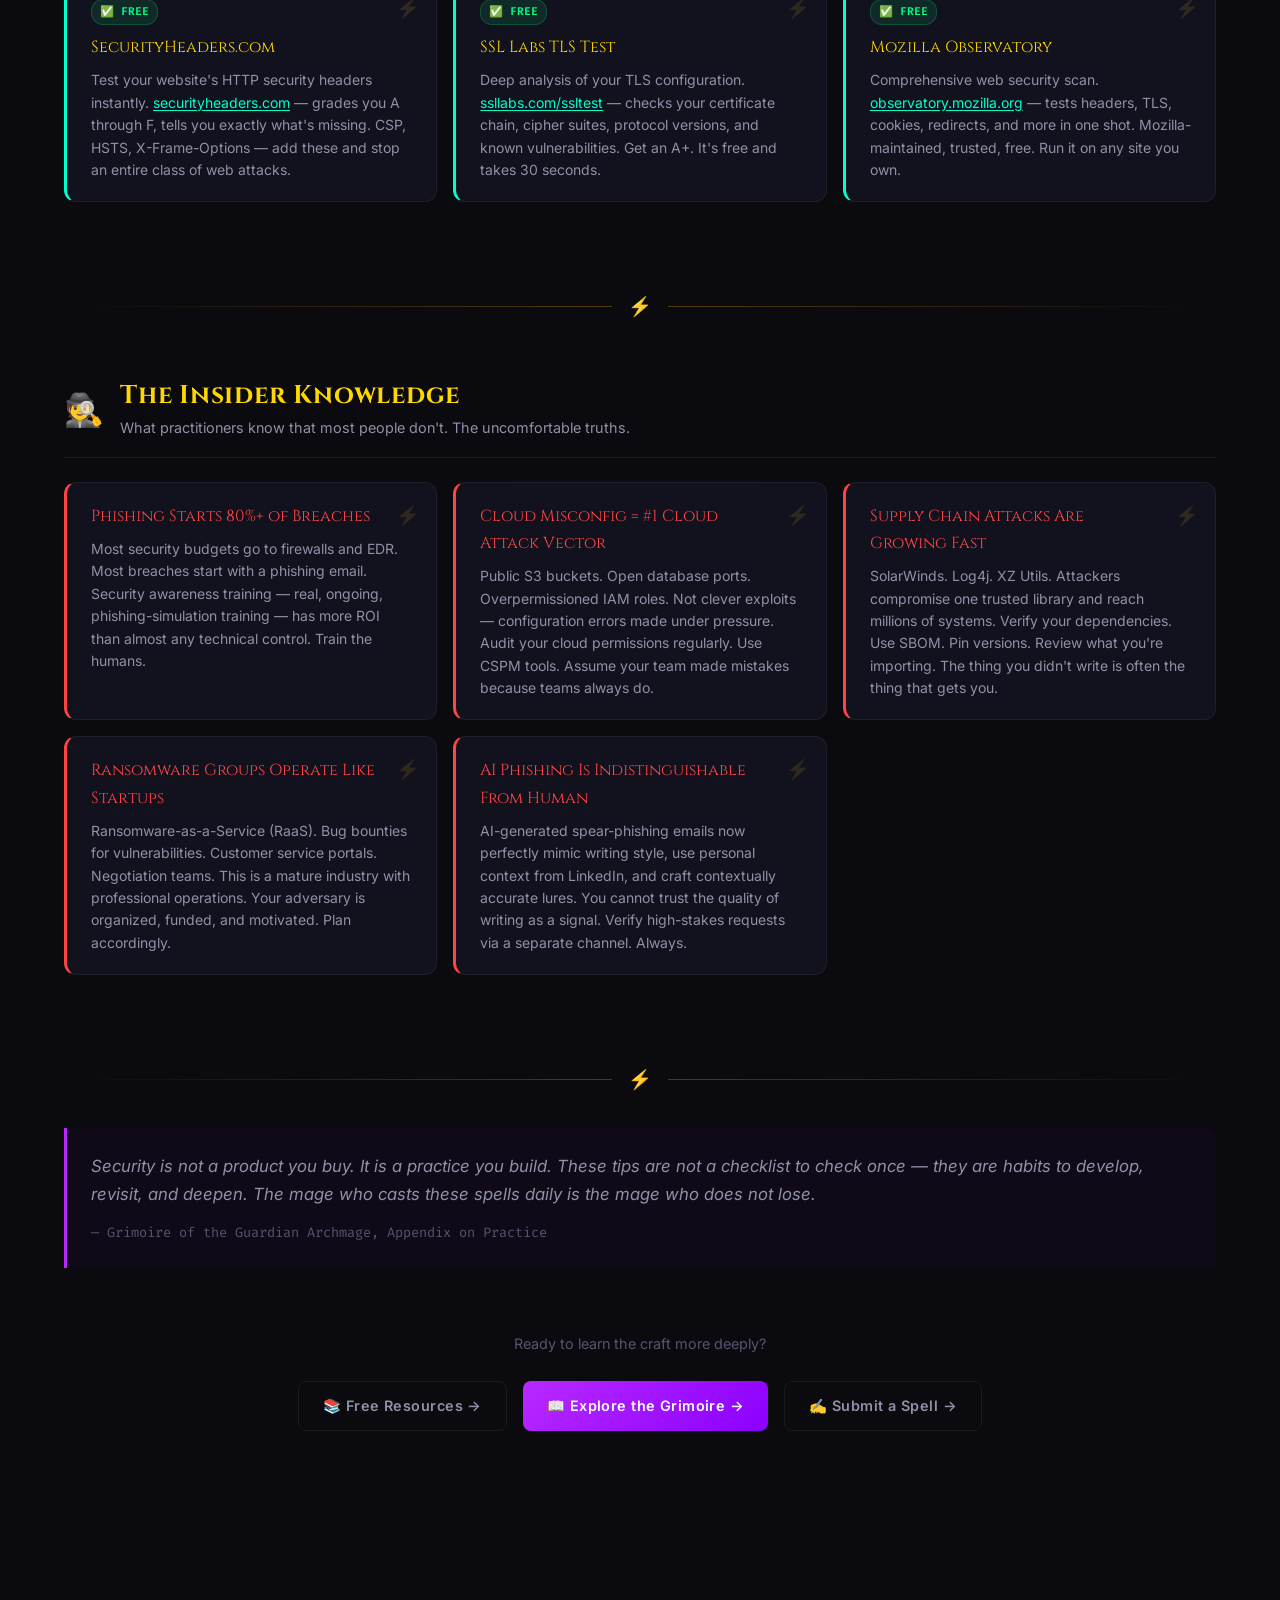
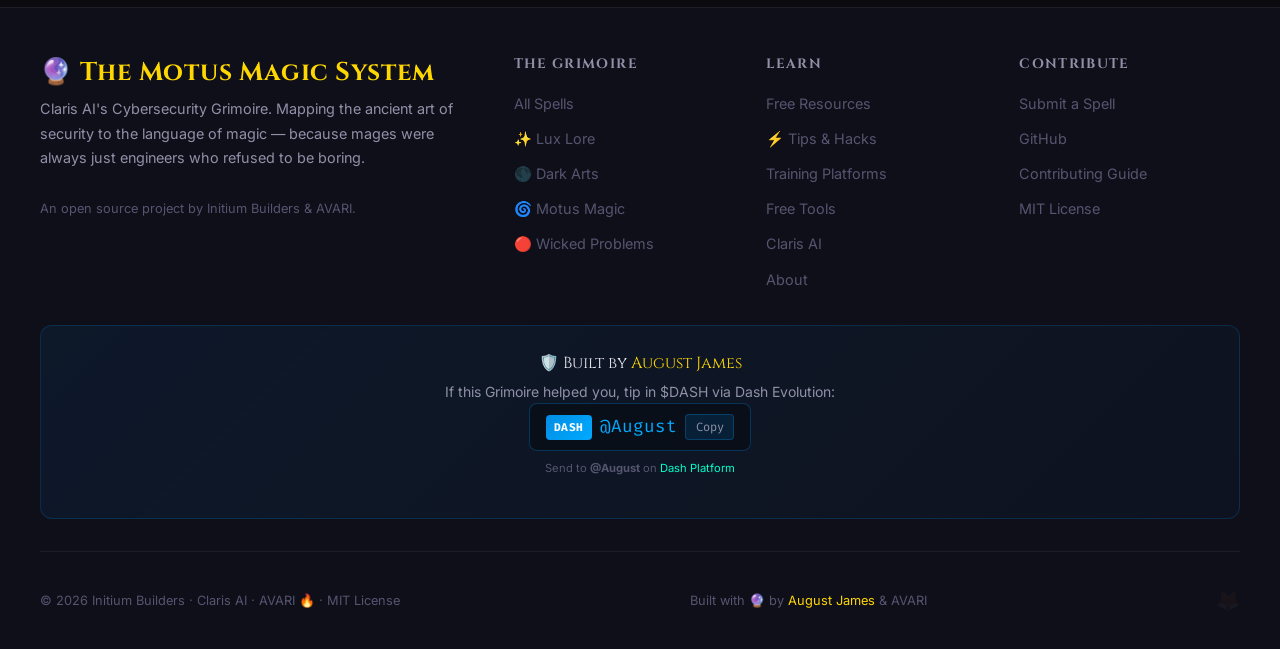
<file: tips.html>
<!DOCTYPE html>
<html lang="en">
<head>
  <meta charset="UTF-8">
  <meta name="viewport" content="width=device-width, initial-scale=1.0">
  <title>High-Leverage Tips & Hacks — Claris Magic</title>
  <meta name="description" content="The highest-leverage cybersecurity tips, mental models, and free power moves. Not theory — real tactics that work.">
  <link rel="stylesheet" href="css/base.css">
  <link rel="stylesheet" href="css/components.css">
  <link rel="stylesheet" href="css/animations.css">
  <link rel="stylesheet" href="css/pages.css">
  <style>
    /* ---- TIPS PAGE SPECIFIC ---- */
    .tips-hero-eyebrow {
      color: #ffaa00;
    }

    .tips-section {
      padding: 2rem 0 3rem;
    }

    .tips-section-header {
      display: flex;
      align-items: center;
      gap: 1rem;
      margin-bottom: 1.5rem;
      padding-bottom: 1rem;
      border-bottom: 1px solid var(--border-dim);
    }

    .tips-section-icon {
      font-size: 2rem;
      flex-shrink: 0;
    }

    .tips-section-title {
      font-family: var(--font-heading);
      font-size: clamp(1.2rem, 2.5vw, 1.6rem);
      color: var(--lux-gold);
      margin: 0;
    }

    .tips-section-desc {
      color: var(--text-secondary);
      font-size: 0.9rem;
      margin: 0.25rem 0 0;
    }

    .tips-grid {
      display: grid;
      grid-template-columns: repeat(auto-fill, minmax(280px, 1fr));
      gap: 1rem;
    }

    .tip-card {
      background: var(--bg-card);
      border: 1px solid var(--border-dim);
      border-radius: var(--card-radius);
      padding: 1.25rem 1.5rem;
      transition: all var(--transition-med);
      position: relative;
      overflow: hidden;
    }

    .tip-card::before {
      content: '⚡';
      position: absolute;
      right: 1rem;
      top: 1rem;
      font-size: 1.2rem;
      opacity: 0.12;
      transition: opacity var(--transition-med);
    }

    .tip-card:hover {
      border-color: rgba(255,170,0,0.4);
      background: var(--bg-card-hover);
      transform: translateY(-2px);
      box-shadow: 0 8px 32px rgba(255,170,0,0.08);
    }

    .tip-card:hover::before {
      opacity: 0.35;
    }

    .tip-title {
      font-family: var(--font-heading);
      font-size: 1rem;
      color: var(--lux-gold);
      margin-bottom: 0.5rem;
      padding-right: 2rem;
    }

    .tip-desc {
      color: var(--text-secondary);
      font-size: 0.875rem;
      line-height: 1.6;
      margin: 0;
    }

    .tip-desc a {
      color: var(--motus-teal);
      text-decoration: underline;
      text-underline-offset: 2px;
    }

    .tip-desc a:hover {
      color: var(--lux-gold);
    }

    /* Impact badge */
    .tip-impact {
      display: inline-flex;
      align-items: center;
      gap: 0.3rem;
      padding: 0.15rem 0.5rem;
      border-radius: 12px;
      font-size: 0.7rem;
      font-family: var(--font-code);
      font-weight: 600;
      margin-bottom: 0.6rem;
    }

    .tip-impact-critical {
      background: rgba(255,68,68,0.1);
      color: #ff6666;
      border: 1px solid rgba(255,68,68,0.2);
    }

    .tip-impact-high {
      background: rgba(255,170,0,0.1);
      color: var(--lux-amber);
      border: 1px solid rgba(255,170,0,0.2);
    }

    .tip-impact-free {
      background: rgba(0,255,136,0.1);
      color: #00ff88;
      border: 1px solid rgba(0,255,136,0.2);
    }

    /* Mental model card variant */
    .mental-model-card {
      border-left: 3px solid var(--shadow-purple);
    }

    .mental-model-card:hover {
      border-left-color: var(--motus-teal);
      border-color: rgba(0,255,204,0.3);
    }

    .mental-model-card .tip-title {
      color: var(--shadow-purple);
    }

    .mental-model-card:hover .tip-title {
      color: var(--motus-teal);
    }

    /* Free tool card variant */
    .free-tool-card {
      border-left: 3px solid var(--motus-teal);
    }

    /* Insider knowledge card */
    .insider-card {
      border-left: 3px solid var(--ember-red);
    }

    .insider-card .tip-title {
      color: var(--ember-red);
    }

    /* Lightning divider */
    .lightning-divider {
      display: flex;
      align-items: center;
      gap: 1rem;
      margin: 2.5rem 0 1.5rem;
      color: var(--lux-amber);
      font-size: 1.2rem;
    }

    .lightning-divider::before,
    .lightning-divider::after {
      content: '';
      flex: 1;
      height: 1px;
      background: linear-gradient(to right, transparent, rgba(255,170,0,0.3));
    }

    .lightning-divider::after {
      background: linear-gradient(to left, transparent, rgba(255,170,0,0.3));
    }

    /* The "80/20 highlight" */
    .highlight-stat {
      background: rgba(255,170,0,0.06);
      border: 1px solid rgba(255,170,0,0.15);
      border-radius: var(--card-radius);
      padding: 1.5rem 2rem;
      margin-bottom: 2rem;
      display: flex;
      align-items: center;
      gap: 1.5rem;
    }

    .highlight-stat-num {
      font-family: var(--font-heading);
      font-size: 3rem;
      color: var(--lux-gold);
      line-height: 1;
      flex-shrink: 0;
    }

    .highlight-stat-text {
      color: var(--text-secondary);
      font-size: 1rem;
      line-height: 1.5;
    }

    .highlight-stat-text strong {
      color: var(--text-primary);
    }

    @media (max-width: 600px) {
      .tips-grid {
        grid-template-columns: 1fr;
      }
      .highlight-stat {
        flex-direction: column;
        text-align: center;
        padding: 1.25rem;
      }
    }
  </style>
</head>
<body>

<div id="nav-placeholder"></div>

<main class="page-content">

  <!-- Hero -->
  <section style="text-align:center; padding:3rem 1.5rem 2rem; max-width:700px; margin:0 auto;">
    <div class="hero-eyebrow tips-hero-eyebrow">⚡ High-Leverage Intelligence</div>
    <h1 style="background:linear-gradient(135deg,#ffd700,#ffaa00,#ff6600); -webkit-background-clip:text; -webkit-text-fill-color:transparent; background-clip:text;">Tips & Hacks</h1>
    <p style="color:var(--text-secondary); font-style:italic; margin-top:1rem;">Not theory. Not certification prep. The highest-leverage things you can do right now — tactics that block 80% of attacks, mental models that change how you think, and free tools the pros actually use.</p>
  </section>

  <div class="container" style="padding-bottom:5rem;">

    <!-- Highlight stat -->
    <div class="highlight-stat reveal">
      <div class="highlight-stat-num">99.9%</div>
      <div class="highlight-stat-text">
        <strong>of account compromises are blocked by MFA alone.</strong><br>
        One action. No cost. The highest return-on-effort security move that exists.
      </div>
    </div>

    <!-- Section 1: 80/20 of Cyber Defense -->
    <section class="tips-section reveal">
      <div class="tips-section-header">
        <span class="tips-section-icon">🛡️</span>
        <div>
          <h2 class="tips-section-title">The 80/20 of Cyber Defense</h2>
          <p class="tips-section-desc">Five things that stop the majority of attacks. No exceptions. Do these first.</p>
        </div>
      </div>
      <div class="tips-grid">
        <div class="tip-card">
          <div class="tip-impact tip-impact-critical">⚡ CRITICAL</div>
          <div class="tip-title">Enable MFA Everywhere</div>
          <p class="tip-desc">Blocks 99.9% of account compromise attacks. Email, banking, social, cloud — all of it. Use an authenticator app (not SMS). This single action has more security ROI than anything else on this page.</p>
        </div>
        <div class="tip-card">
          <div class="tip-impact tip-impact-critical">⚡ CRITICAL</div>
          <div class="tip-title">Patch Within 48 Hours</div>
          <p class="tip-desc">Most exploits target known CVEs — vulnerabilities that already have patches. Attackers weaponize new CVEs within 24-48 hours of disclosure. Patch fast. Automate it where you can. The attacker is waiting for you to delay.</p>
        </div>
        <div class="tip-card">
          <div class="tip-impact tip-impact-high">⚡ HIGH</div>
          <div class="tip-title">Principle of Least Privilege</div>
          <p class="tip-desc">Every user, every service, every process gets exactly the permissions it needs — nothing more. When an attacker compromises an account, they inherit its permissions. Minimize the blast radius before the breach happens.</p>
        </div>
        <div class="tip-card">
          <div class="tip-impact tip-impact-high">⚡ HIGH</div>
          <div class="tip-title">Network Segmentation</div>
          <p class="tip-desc">Divide your network into zones. If an attacker gets into one zone, they shouldn't be able to reach everything else. Stop lateral movement before it becomes a full breach. Critical for both enterprise and home networks.</p>
        </div>
        <div class="tip-card">
          <div class="tip-impact tip-impact-high">⚡ HIGH</div>
          <div class="tip-title">The 3-2-1 Backup Rule</div>
          <p class="tip-desc">3 copies of your data. 2 different media types. 1 offsite. This is ransomware's kryptonite. If you have a clean, verified backup from yesterday, ransomware is just an inconvenience — not a catastrophe.</p>
        </div>
      </div>
    </section>

    <div class="lightning-divider">⚡</div>

    <!-- Section 2: Defender's Hacks -->
    <section class="tips-section reveal">
      <div class="tips-section-header">
        <span class="tips-section-icon">🎯</span>
        <div>
          <h2 class="tips-section-title">The Defender's Hacks</h2>
          <p class="tips-section-desc">Techniques the pros use. Cheap to implement. Highly effective. Often overlooked.</p>
        </div>
      </div>
      <div class="tips-grid">
        <div class="tip-card">
          <div class="tip-impact tip-impact-free">✅ FREE</div>
          <div class="tip-title">Canary Tokens — Invisible Tripwires</div>
          <p class="tip-desc">Free at <a href="https://canarytokens.org" target="_blank" rel="noopener">canarytokens.org</a>. Drop fake files, URLs, or credentials in sensitive locations. The moment an attacker opens them, you get an alert. Set it and forget it. The best intrusion detection you've never deployed.</p>
        </div>
        <div class="tip-card">
          <div class="tip-impact tip-impact-high">⚡ HIGH</div>
          <div class="tip-title">DNS Sinkholing</div>
          <p class="tip-desc">Redirect known malicious domains to localhost (127.0.0.1). At the network level, this kills C2 callbacks, malware downloads, and phishing pages before they load. Use a regularly updated blocklist. Pihole + block lists = instant upgrade.</p>
        </div>
        <div class="tip-card">
          <div class="tip-impact tip-impact-free">✅ FREE</div>
          <div class="tip-title">Fail2ban + Rate Limiting</div>
          <p class="tip-desc">Fail2ban watches your logs and bans IPs after repeated failures. SSH brute force, login attempts, web scrapers — all get automatically blocked. Stops 99% of automated attacks at the door. Install it in 5 minutes.</p>
        </div>
        <div class="tip-card">
          <div class="tip-impact tip-impact-critical">⚡ CRITICAL</div>
          <div class="tip-title">SSH Keys Only — No Passwords</div>
          <p class="tip-desc">Disable SSH password authentication entirely. Key-based auth is cryptographically stronger, immune to password spraying and brute force, and requires no password to forget or reuse. One config line eliminates an entire attack category.</p>
        </div>
        <div class="tip-card">
          <div class="tip-impact tip-impact-high">⚡ HIGH</div>
          <div class="tip-title">Immutable Infrastructure</div>
          <p class="tip-desc">Don't patch compromised servers — rebuild them from a clean image. When something is wrong, nuke it and restore from code. Attackers love persistent access; immutable infra denies it. Infrastructure-as-code + short-lived VMs = this for free.</p>
        </div>
      </div>
    </section>

    <div class="lightning-divider">⚡</div>

    <!-- Section 3: Mental Models -->
    <section class="tips-section reveal">
      <div class="tips-section-header">
        <span class="tips-section-icon">🧠</span>
        <div>
          <h2 class="tips-section-title">The Mental Models</h2>
          <p class="tips-section-desc">How to think about security. These frameworks change your instincts.</p>
        </div>
      </div>
      <div class="tips-grid">
        <div class="tip-card mental-model-card">
          <div class="tip-title">Assume Breach</div>
          <p class="tip-desc">Design every system assuming the attacker is already inside. What can they see? What can they move to? What can they exfiltrate? Build layers so that being inside one zone doesn't mean being inside all zones. Paranoia as architecture.</p>
        </div>
        <div class="tip-card mental-model-card">
          <div class="tip-title">Defense in Depth</div>
          <p class="tip-desc">No single security control is perfect. Layer them. If the firewall fails, the EDR catches it. If the EDR fails, the backup saves you. If the backup fails, the insurance pays out. No single point of failure. The attacker must win every layer.</p>
        </div>
        <div class="tip-card mental-model-card">
          <div class="tip-title">Zero Trust</div>
          <p class="tip-desc">Never trust, always verify. Don't trust anything by default — not the device, not the network, not the user. Verify every access request every time. "Inside the perimeter" is not a meaningful concept anymore. Act accordingly.</p>
        </div>
        <div class="tip-card mental-model-card">
          <div class="tip-title">Shift Left</div>
          <p class="tip-desc">Security bugs found in design cost 1x. Found in development: 10x. Found in production: 100x. Shift security left into the design phase, the sprint planning, the code review. The earlier you catch it, the cheaper it is to fix.</p>
        </div>
        <div class="tip-card mental-model-card">
          <div class="tip-title">Blast Radius Thinking</div>
          <p class="tip-desc">For every system you build, ask: if this is compromised, how far can the blast reach? What data is exposed? What other systems are reachable? Minimizing blast radius is the meta-skill behind least privilege, segmentation, and isolation.</p>
        </div>
      </div>
    </section>

    <div class="lightning-divider">⚡</div>

    <!-- Section 4: Free Power Moves -->
    <section class="tips-section reveal">
      <div class="tips-section-header">
        <span class="tips-section-icon">🔧</span>
        <div>
          <h2 class="tips-section-title">Free Power Moves</h2>
          <p class="tips-section-desc">Professional-grade tools. All free. Use them now.</p>
        </div>
      </div>
      <div class="tips-grid">
        <div class="tip-card free-tool-card">
          <div class="tip-impact tip-impact-free">✅ FREE</div>
          <div class="tip-title">Have I Been Pwned</div>
          <p class="tip-desc">Check if your email and passwords have been leaked in data breaches. <a href="https://haveibeenpwned.com" target="_blank" rel="noopener">haveibeenpwned.com</a> — run by Troy Hunt, trusted by millions. Set up email alerts for new breaches. Do this today.</p>
        </div>
        <div class="tip-card free-tool-card">
          <div class="tip-impact tip-impact-free">✅ FREE</div>
          <div class="tip-title">VirusTotal</div>
          <p class="tip-desc">Scan any file or URL against 70+ antivirus engines instantly. <a href="https://virustotal.com" target="_blank" rel="noopener">virustotal.com</a> — before you open that attachment, before you visit that link. 5-second habit that catches real threats.</p>
        </div>
        <div class="tip-card free-tool-card">
          <div class="tip-impact tip-impact-free">✅ FREE</div>
          <div class="tip-title">Shodan — See What's Exposed</div>
          <p class="tip-desc"><a href="https://shodan.io" target="_blank" rel="noopener">shodan.io</a> — search engine for internet-connected devices. Type your IP or domain and see what the world can see. Cameras, routers, databases, APIs — all indexed. If an attacker can find it, so can you.</p>
        </div>
        <div class="tip-card free-tool-card">
          <div class="tip-impact tip-impact-free">✅ FREE</div>
          <div class="tip-title">SecurityHeaders.com</div>
          <p class="tip-desc">Test your website's HTTP security headers instantly. <a href="https://securityheaders.com" target="_blank" rel="noopener">securityheaders.com</a> — grades you A through F, tells you exactly what's missing. CSP, HSTS, X-Frame-Options — add these and stop an entire class of web attacks.</p>
        </div>
        <div class="tip-card free-tool-card">
          <div class="tip-impact tip-impact-free">✅ FREE</div>
          <div class="tip-title">SSL Labs TLS Test</div>
          <p class="tip-desc">Deep analysis of your TLS configuration. <a href="https://ssllabs.com/ssltest" target="_blank" rel="noopener">ssllabs.com/ssltest</a> — checks your certificate chain, cipher suites, protocol versions, and known vulnerabilities. Get an A+. It's free and takes 30 seconds.</p>
        </div>
        <div class="tip-card free-tool-card">
          <div class="tip-impact tip-impact-free">✅ FREE</div>
          <div class="tip-title">Mozilla Observatory</div>
          <p class="tip-desc">Comprehensive web security scan. <a href="https://observatory.mozilla.org" target="_blank" rel="noopener">observatory.mozilla.org</a> — tests headers, TLS, cookies, redirects, and more in one shot. Mozilla-maintained, trusted, free. Run it on any site you own.</p>
        </div>
      </div>
    </section>

    <div class="lightning-divider">⚡</div>

    <!-- Section 5: Insider Knowledge -->
    <section class="tips-section reveal">
      <div class="tips-section-header">
        <span class="tips-section-icon">🕵️</span>
        <div>
          <h2 class="tips-section-title">The Insider Knowledge</h2>
          <p class="tips-section-desc">What practitioners know that most people don't. The uncomfortable truths.</p>
        </div>
      </div>
      <div class="tips-grid">
        <div class="tip-card insider-card">
          <div class="tip-title">Phishing Starts 80%+ of Breaches</div>
          <p class="tip-desc">Most security budgets go to firewalls and EDR. Most breaches start with a phishing email. Security awareness training — real, ongoing, phishing-simulation training — has more ROI than almost any technical control. Train the humans.</p>
        </div>
        <div class="tip-card insider-card">
          <div class="tip-title">Cloud Misconfig = #1 Cloud Attack Vector</div>
          <p class="tip-desc">Public S3 buckets. Open database ports. Overpermissioned IAM roles. Not clever exploits — configuration errors made under pressure. Audit your cloud permissions regularly. Use CSPM tools. Assume your team made mistakes because teams always do.</p>
        </div>
        <div class="tip-card insider-card">
          <div class="tip-title">Supply Chain Attacks Are Growing Fast</div>
          <p class="tip-desc">SolarWinds. Log4j. XZ Utils. Attackers compromise one trusted library and reach millions of systems. Verify your dependencies. Use SBOM. Pin versions. Review what you're importing. The thing you didn't write is often the thing that gets you.</p>
        </div>
        <div class="tip-card insider-card">
          <div class="tip-title">Ransomware Groups Operate Like Startups</div>
          <p class="tip-desc">Ransomware-as-a-Service (RaaS). Bug bounties for vulnerabilities. Customer service portals. Negotiation teams. This is a mature industry with professional operations. Your adversary is organized, funded, and motivated. Plan accordingly.</p>
        </div>
        <div class="tip-card insider-card">
          <div class="tip-title">AI Phishing Is Indistinguishable From Human</div>
          <p class="tip-desc">AI-generated spear-phishing emails now perfectly mimic writing style, use personal context from LinkedIn, and craft contextually accurate lures. You cannot trust the quality of writing as a signal. Verify high-stakes requests via a separate channel. Always.</p>
        </div>
      </div>
    </section>

    <div class="lightning-divider">⚡</div>

    <!-- CTA -->
    <div class="grimoire-quote reveal" style="margin:2rem 0;">
      Security is not a product you buy. It is a practice you build. These tips are not a checklist to check once — they are habits to develop, revisit, and deepen. The mage who casts these spells daily is the mage who does not lose.
      <cite>— Grimoire of the Guardian Archmage, Appendix on Practice</cite>
    </div>

    <div style="text-align:center; padding:2rem 0 1rem;" class="reveal">
      <p style="color:var(--text-muted); font-size:0.9rem; margin-bottom:1.5rem;">Ready to learn the craft more deeply?</p>
      <div style="display:flex; gap:1rem; justify-content:center; flex-wrap:wrap;">
        <a href="resources.html" class="btn btn-secondary">📚 Free Resources →</a>
        <a href="grimoire.html" class="btn btn-primary">📖 Explore the Grimoire →</a>
        <a href="submit.html" class="btn btn-secondary">✍️ Submit a Spell →</a>
      </div>
    </div>

  </div>
</main>

<div id="footer-placeholder"></div>

<script src="js/spells-data.js"></script>
<script src="js/navigation.js"></script>
<script src="js/particles.js"></script>
<script src="js/easter-eggs.js"></script>
<script>
// Scroll reveal for tips page
(function() {
  function initReveal() {
    const reveals = document.querySelectorAll('.reveal');
    const observer = new IntersectionObserver(entries => {
      entries.forEach(e => {
        if (e.isIntersecting) { e.target.classList.add('visible'); observer.unobserve(e.target); }
      });
    }, { threshold: 0.05 });
    reveals.forEach(el => observer.observe(el));
  }
  if (document.readyState === 'loading') {
    document.addEventListener('DOMContentLoaded', initReveal);
  } else {
    initReveal();
  }
})();
</script>
</body>
</html>
</file>
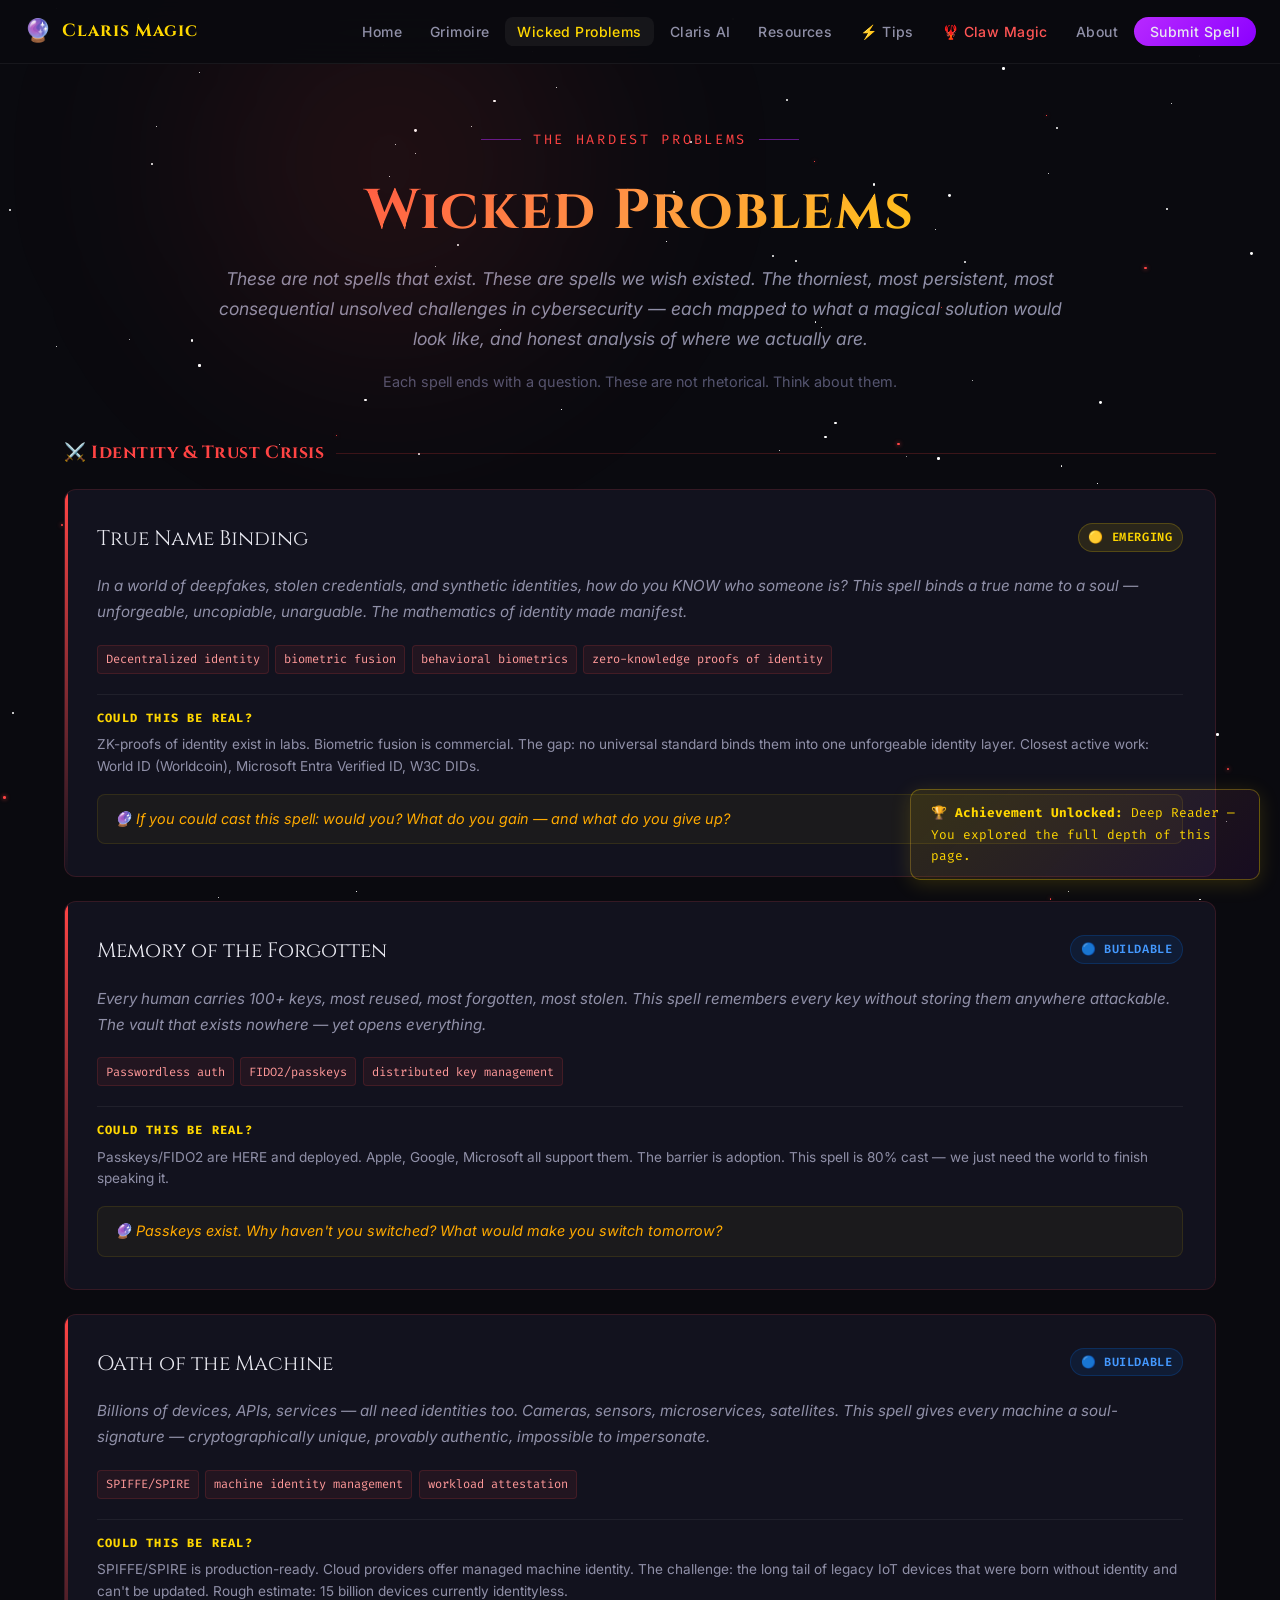
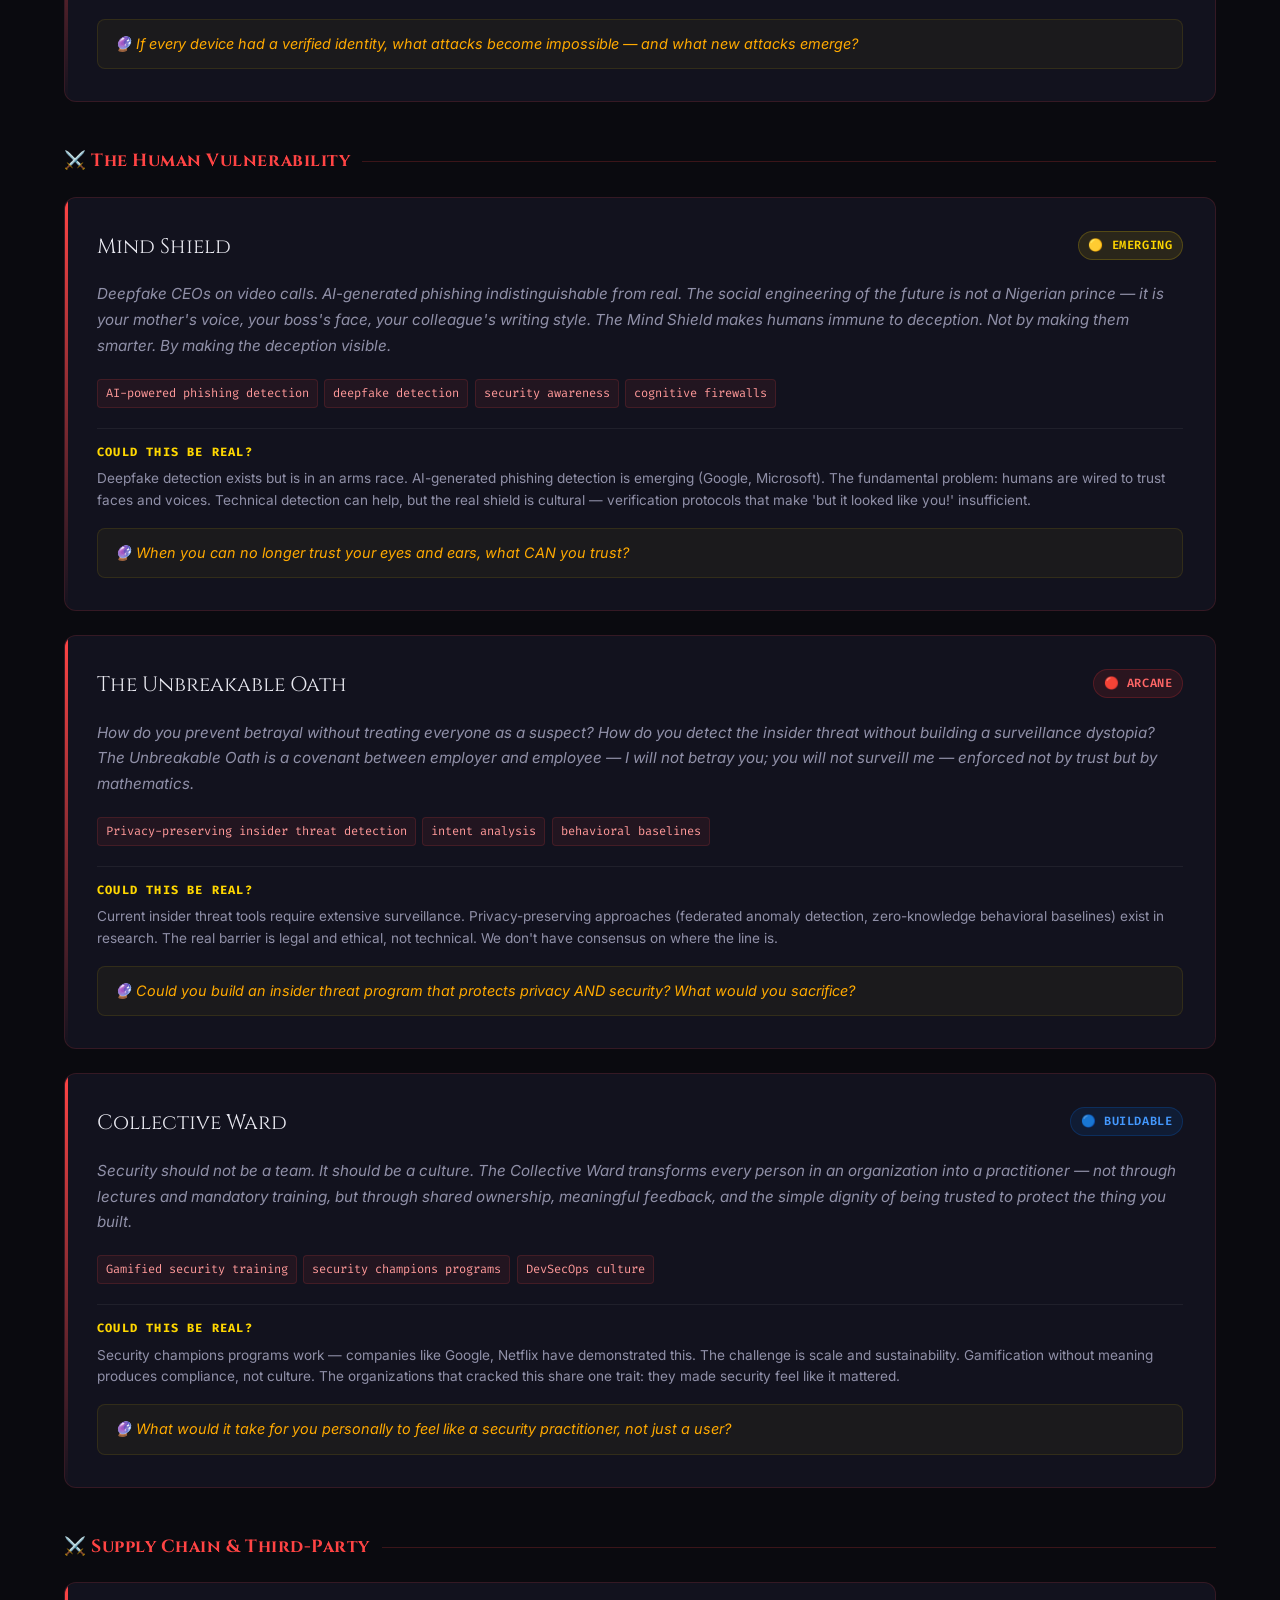
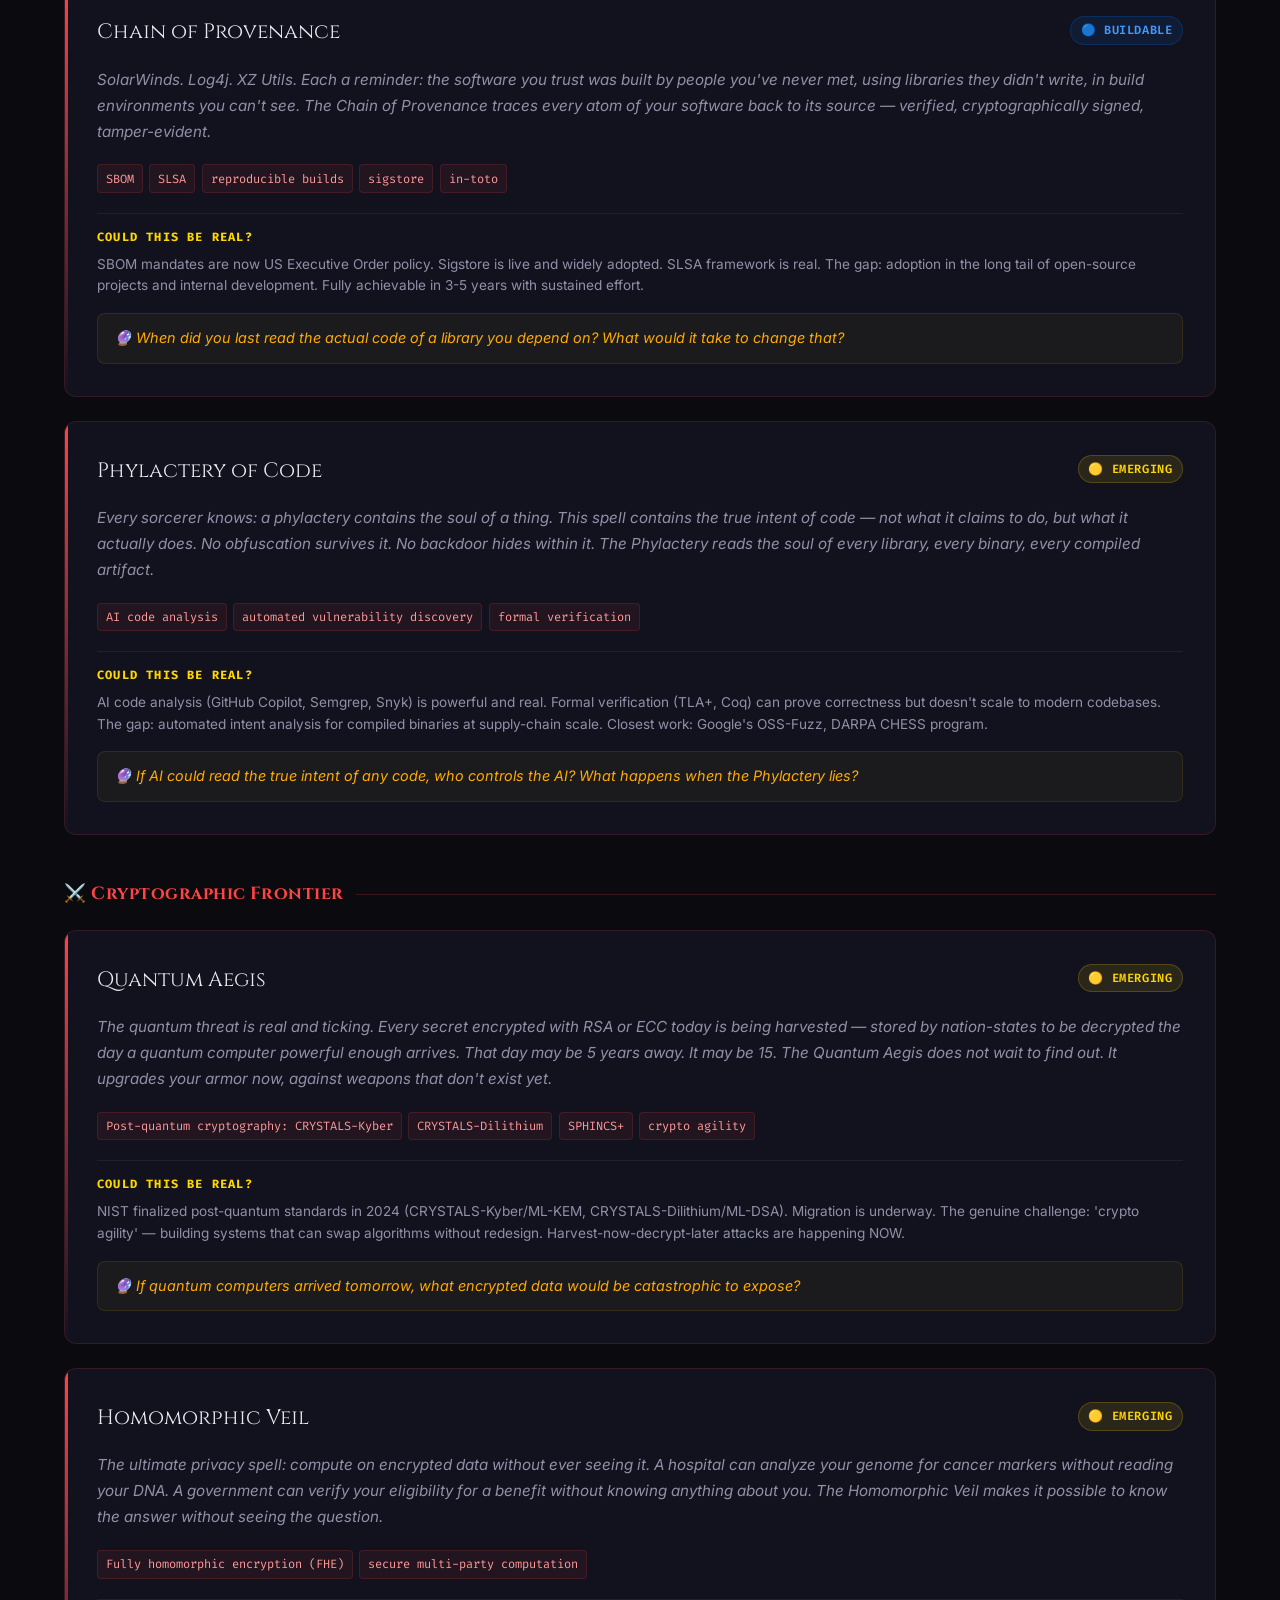
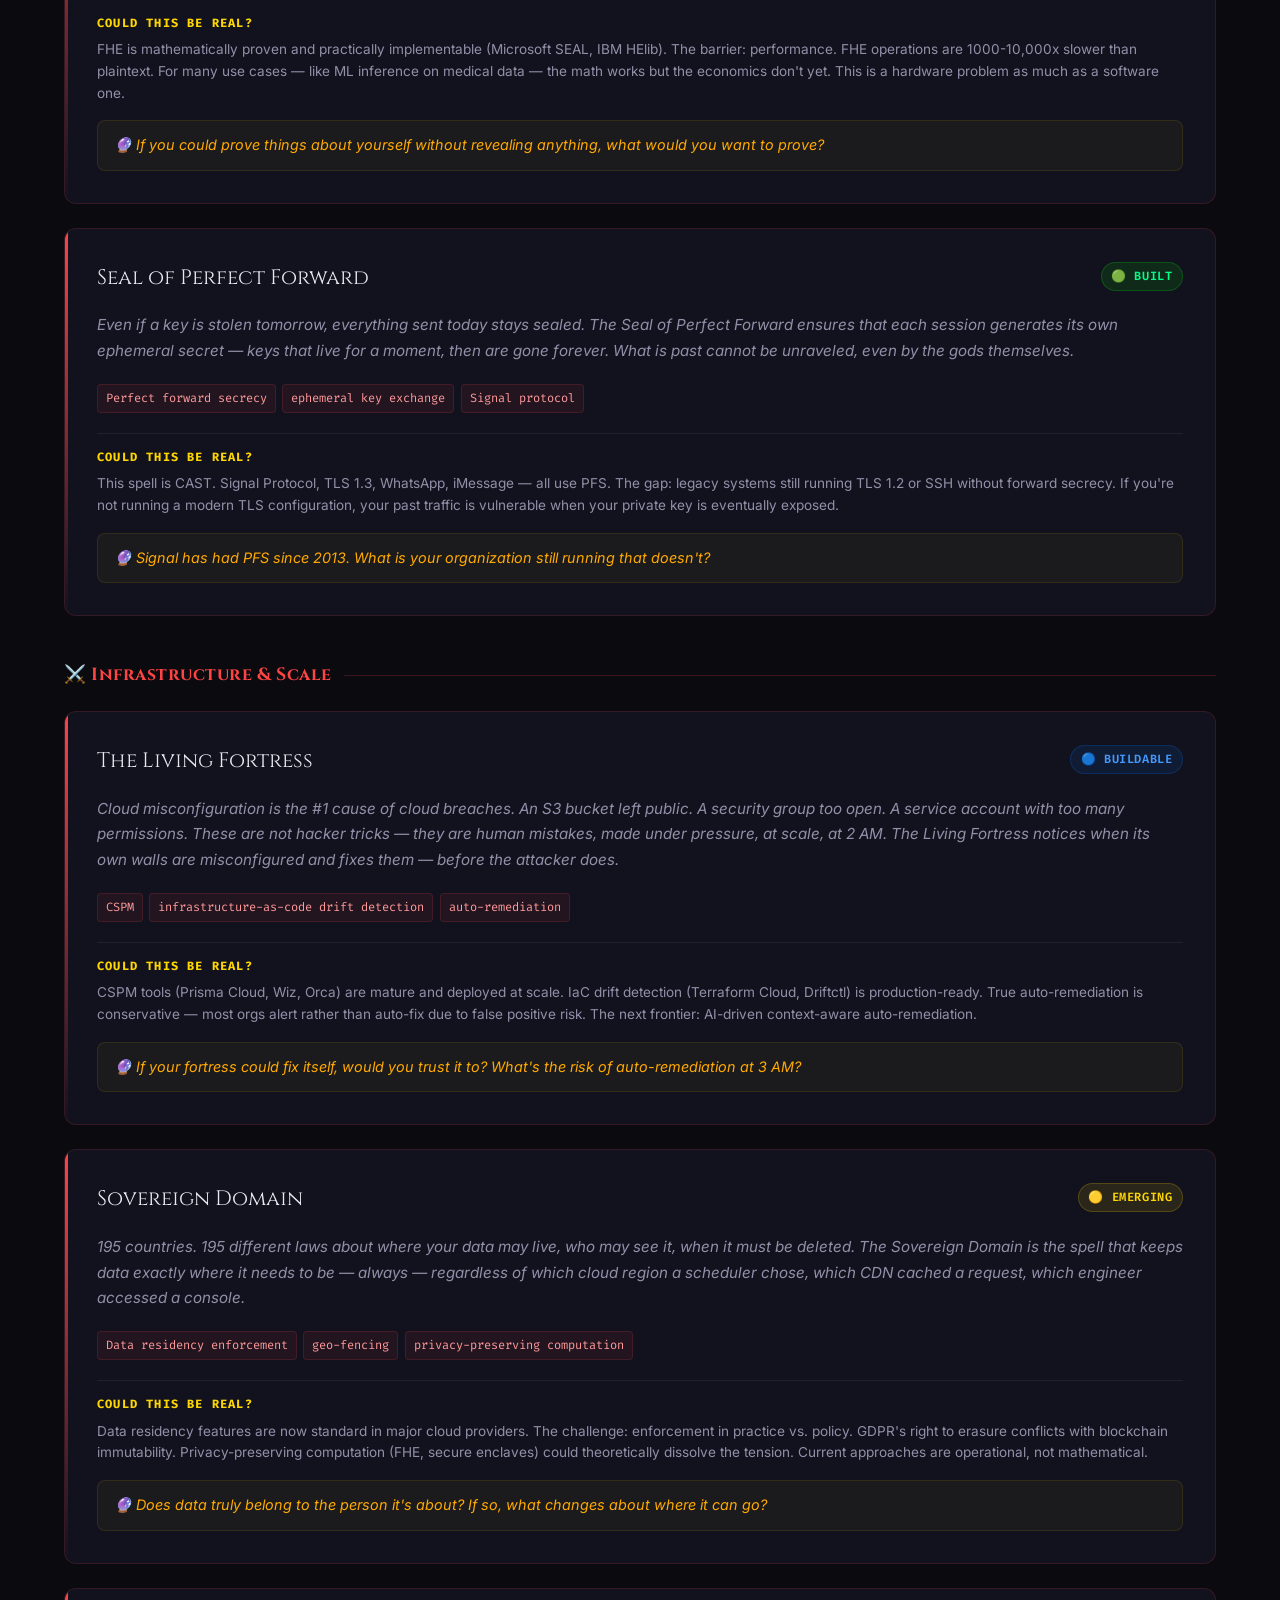
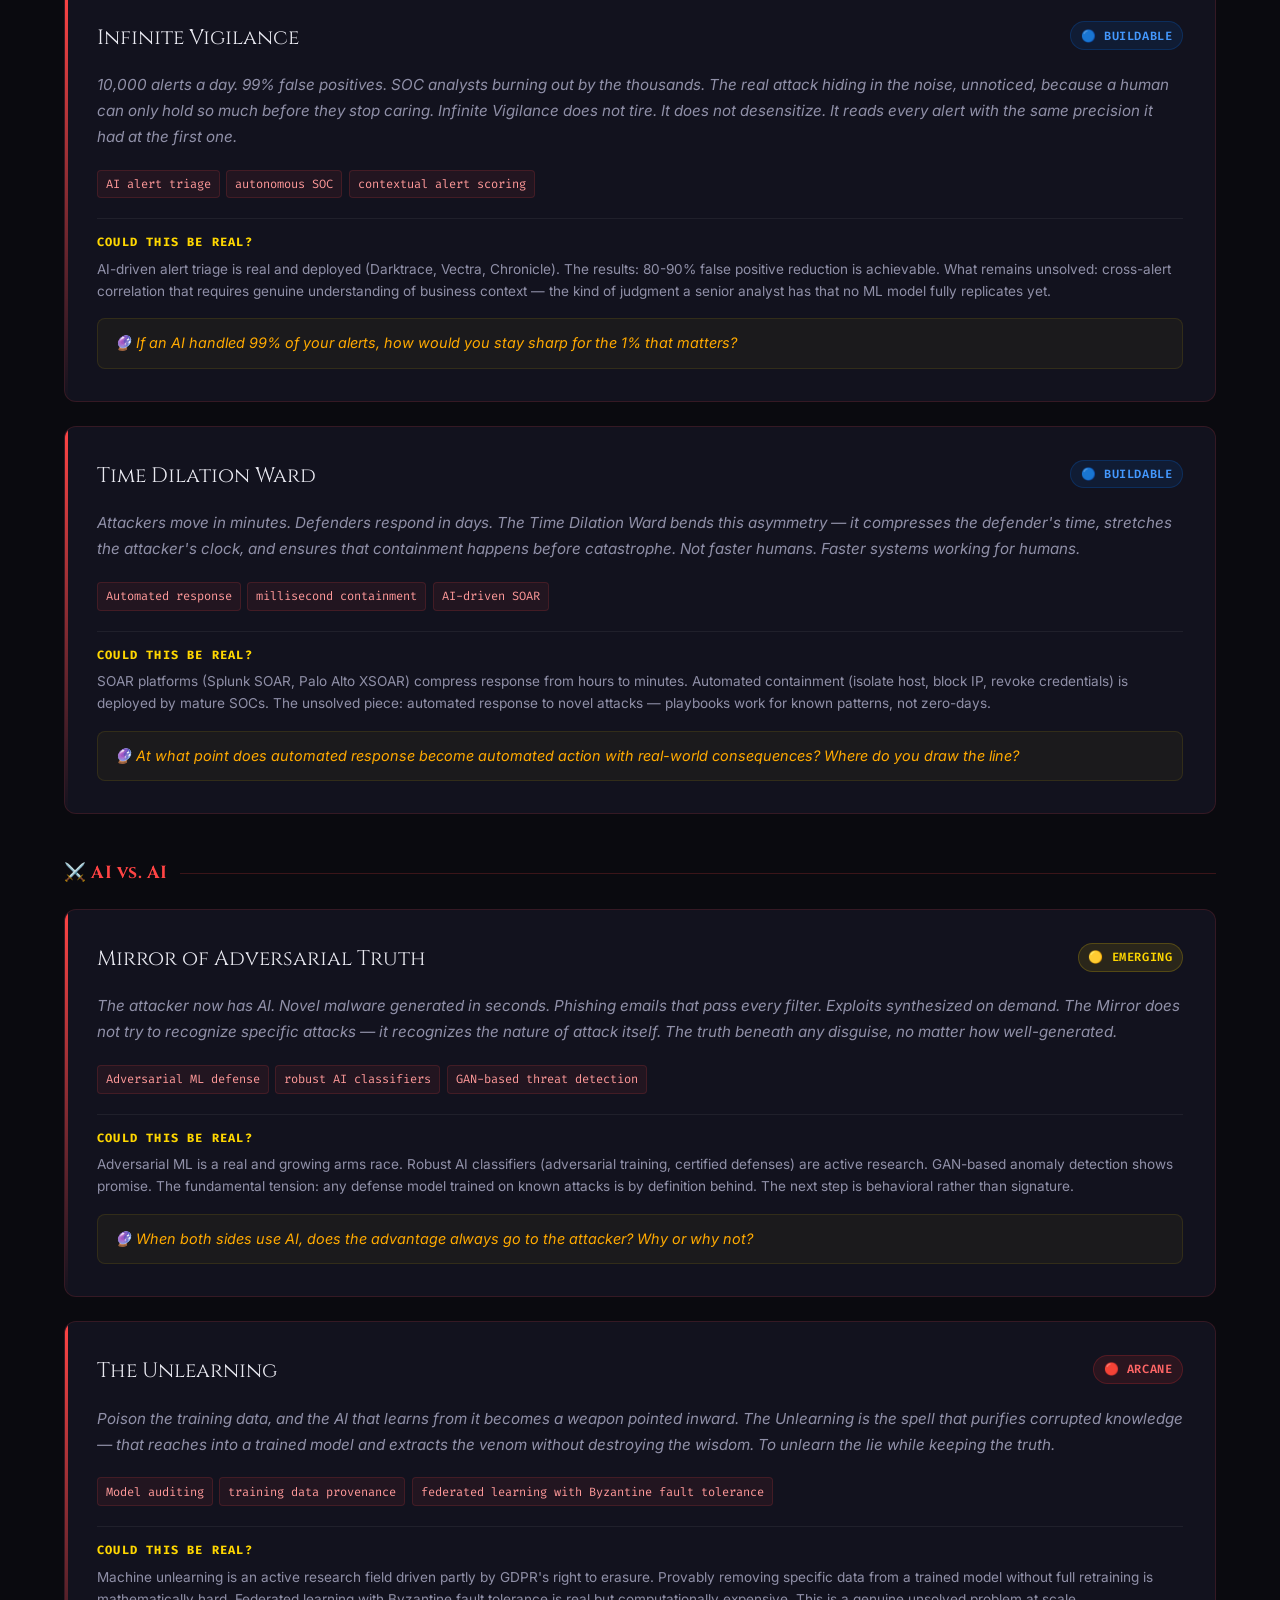
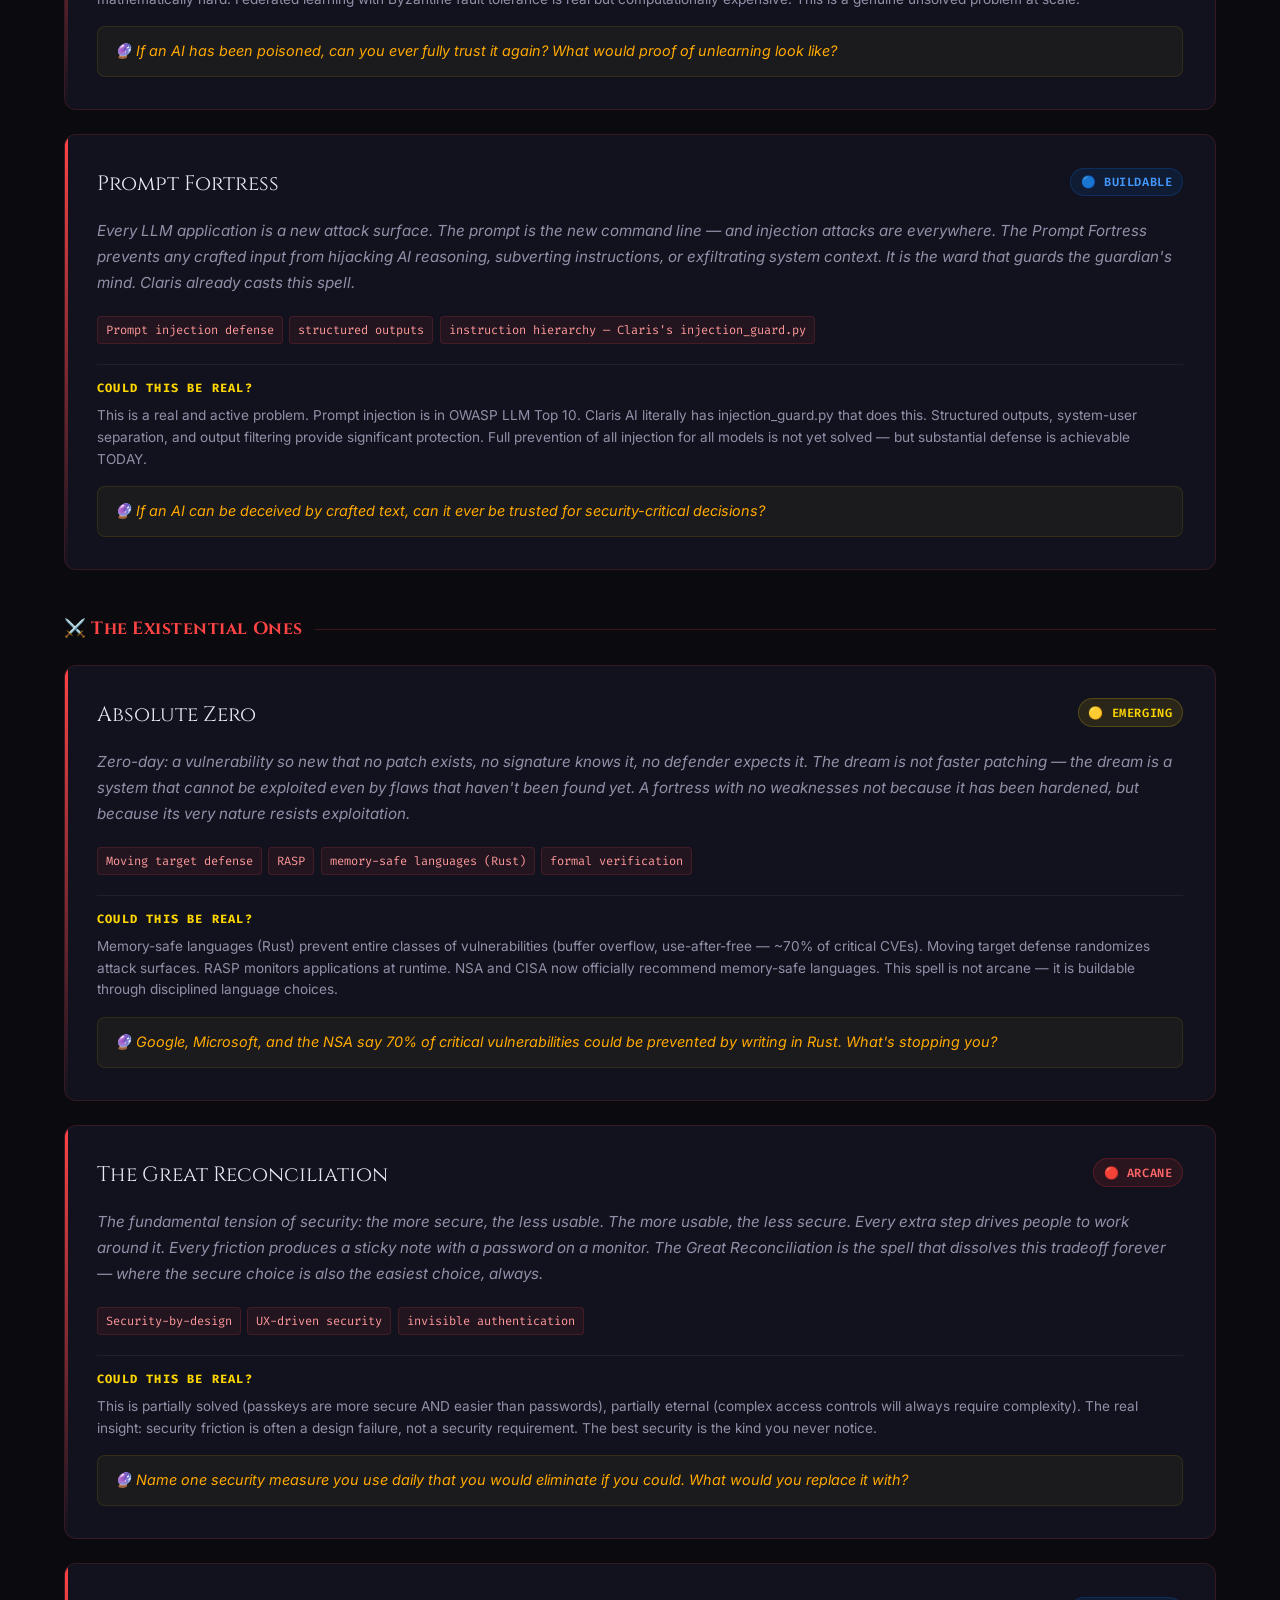
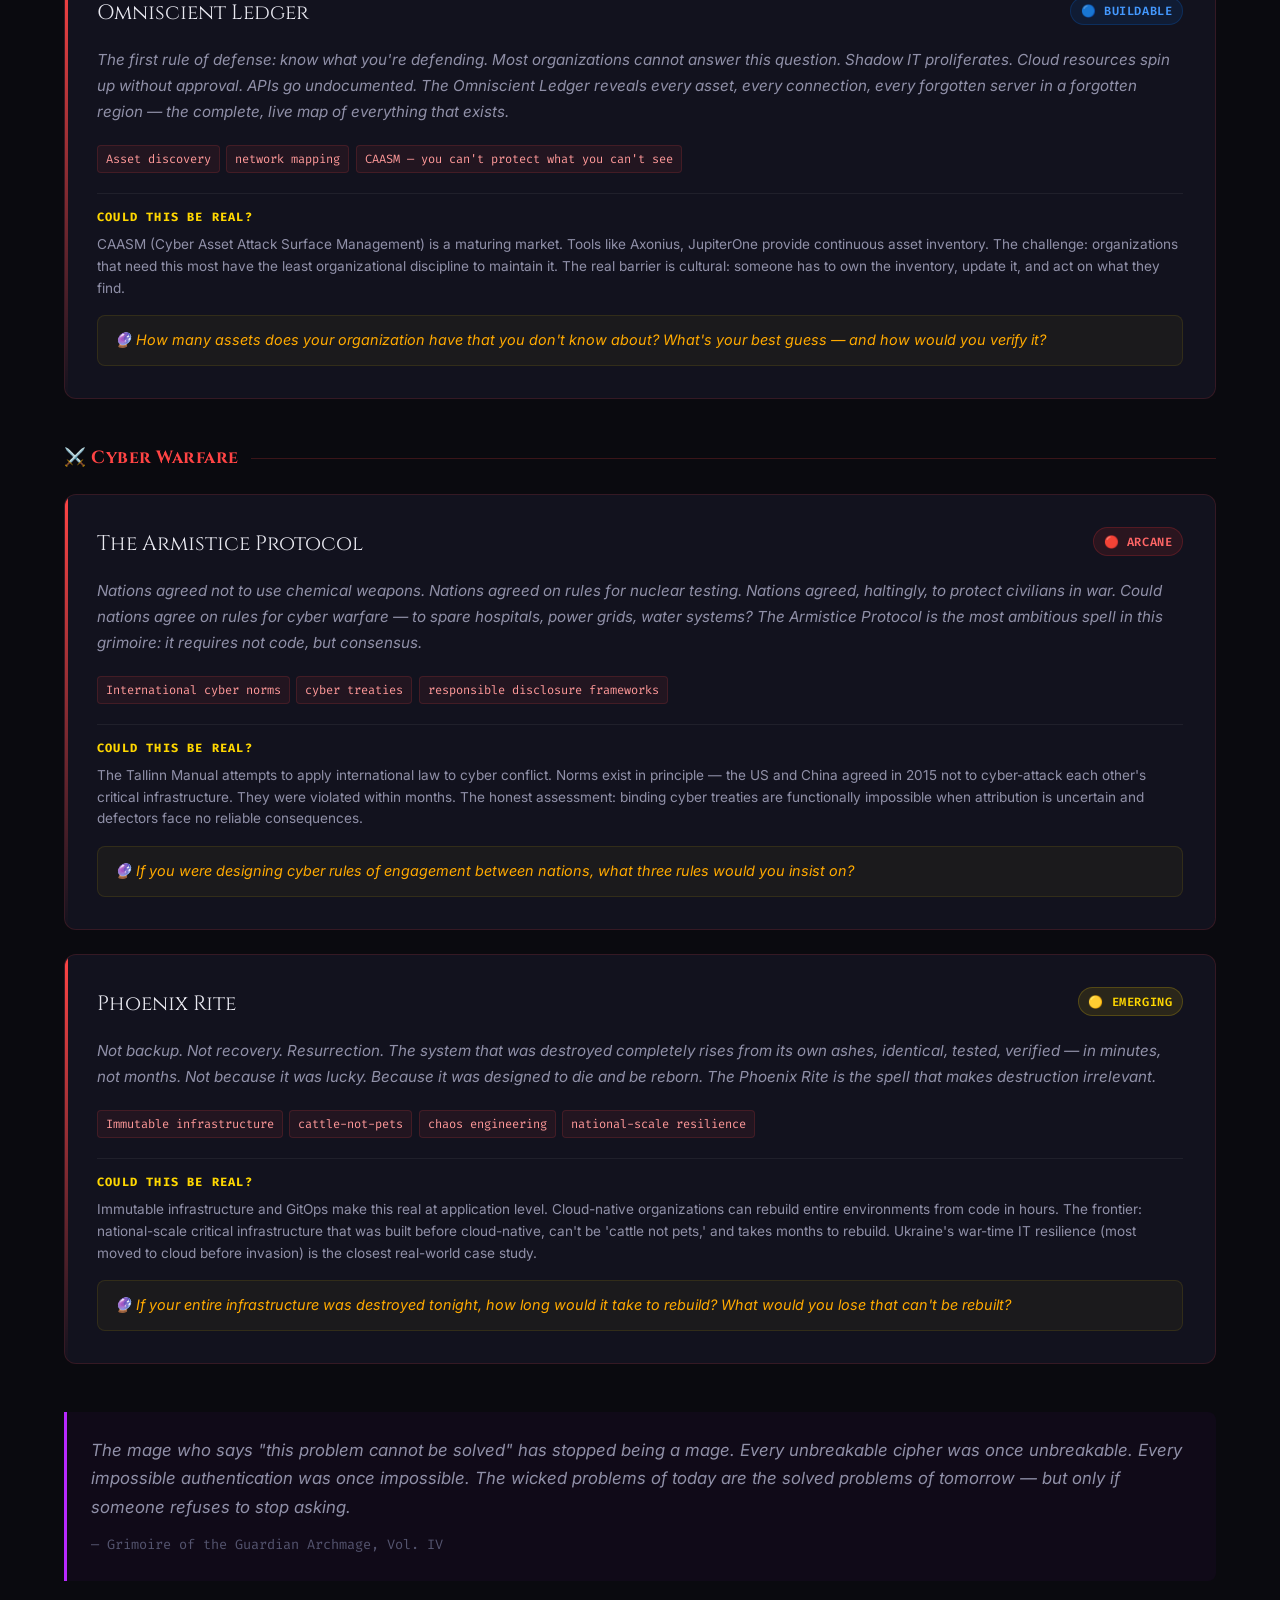
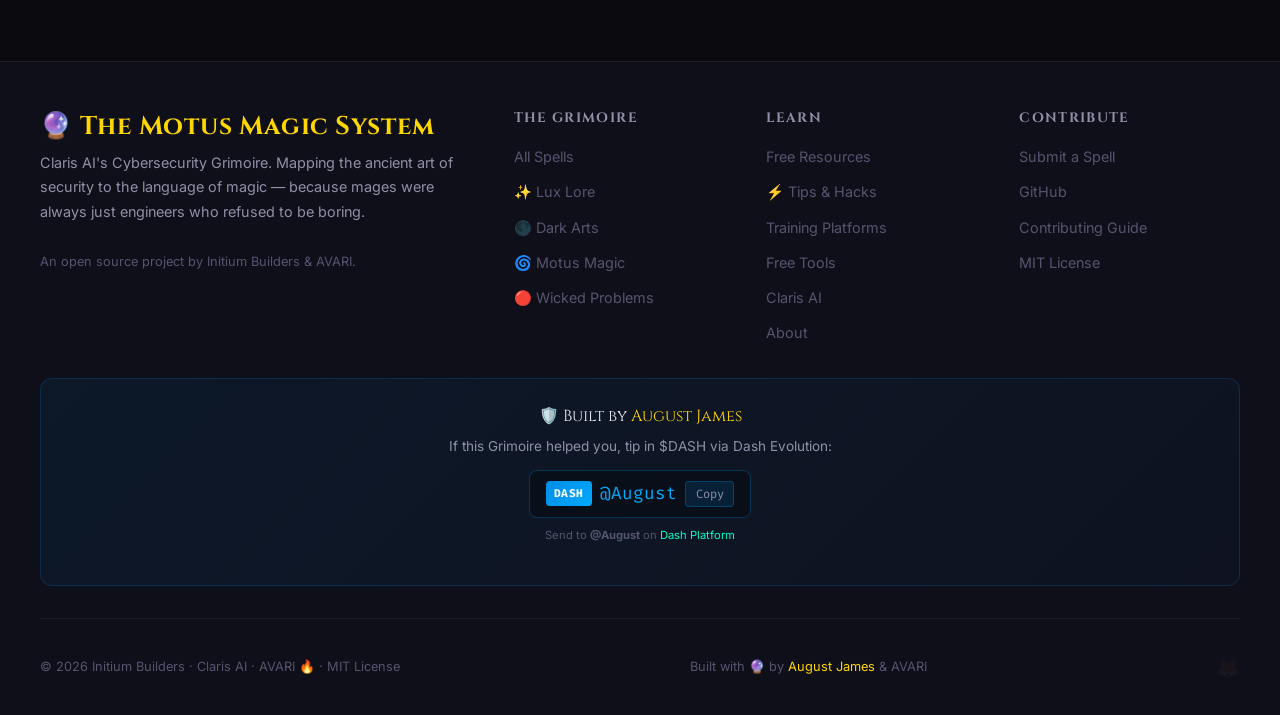
<file: wicked.html>
<!DOCTYPE html>
<html lang="en">
<head>
  <meta charset="UTF-8">
  <meta name="viewport" content="width=device-width, initial-scale=1.0">
  <title>Wicked Problems — Claris Magic</title>
  <meta name="description" content="The hardest unsolved problems in cybersecurity, mapped to spells. The wishes. The moonshots. The things we're still learning to dream.">
  <link rel="stylesheet" href="css/base.css">
  <link rel="stylesheet" href="css/components.css">
  <link rel="stylesheet" href="css/animations.css">
  <link rel="stylesheet" href="css/pages.css">
</head>
<body>

<div id="nav-placeholder"></div>

<main class="page-content">

  <section class="wicked-hero">
    <div class="hero-orb hero-orb-1" style="background:radial-gradient(circle,rgba(255,68,68,0.12) 0%,transparent 70%);"></div>
    <div class="hero-eyebrow" style="color:var(--ember-red);">The Hardest Problems</div>
    <h1 style="background:linear-gradient(135deg,var(--ember-red),#ff9944,var(--lux-gold)); -webkit-background-clip:text; background-clip:text; -webkit-text-fill-color:transparent;">Wicked Problems</h1>
    <p style="color:var(--text-secondary); font-style:italic; font-size:1.1rem; margin-top:1rem;">These are not spells that exist. These are spells we wish existed. The thorniest, most persistent, most consequential unsolved challenges in cybersecurity — each mapped to what a magical solution would look like, and honest analysis of where we actually are.</p>
    <p style="color:var(--text-muted); font-size:0.9rem; margin-top:1rem;">Each spell ends with a question. These are not rhetorical. Think about them.</p>
  </section>

  <div class="container" id="wicked-container">
    <!-- Rendered by JS -->
    <div style="text-align:center; padding:3rem; color:var(--text-muted);">Loading wicked problems...</div>
  </div>

</main>

<div id="footer-placeholder"></div>

<script src="js/spells-data.js"></script>
<script src="js/navigation.js"></script>
<script src="js/particles.js"></script>
<script src="js/easter-eggs.js"></script>
<script>
(function() {
  function getRatingBadge(rating) {
    const map = {
      built: { label: '🟢 BUILT', cls: 'badge-built' },
      buildable: { label: '🔵 BUILDABLE', cls: 'badge-buildable' },
      emerging: { label: '🟡 EMERGING', cls: 'badge-emerging' },
      arcane: { label: '🔴 ARCANE', cls: 'badge-arcane' },
    };
    const r = map[rating] || map.built;
    return `<span class="badge ${r.cls}" data-rating="${rating}">${r.label}</span>`;
  }

  function renderWickedSpell(spell) {
    const techs = spell.mapping.split(',').map(t => t.trim()).filter(Boolean);
    return `
    <div class="wicked-card">
      <div class="wicked-card-header">
        <div>
          <div class="wicked-spell-name">${spell.name}</div>
        </div>
        <div class="wicked-rating" data-rating="${spell.rating}">
          ${getRatingBadge(spell.rating)}
        </div>
      </div>
      <p class="wicked-desc">${spell.desc}</p>
      <div class="wicked-mapping">
        ${techs.map(t => `<span class="wicked-tech">${t}</span>`).join('')}
      </div>
      <div class="wicked-analysis">
        <h5>Could This Be Real?</h5>
        <p>${spell.analysis}</p>
      </div>
      <div class="wicked-question">${spell.question}</div>
    </div>
    `;
  }

  function renderWicked() {
    const container = document.getElementById('wicked-container');
    if (!container || !window.SPELLS) return;

    const spells = window.SPELLS.wicked || [];
    const categories = {};
    spells.forEach(s => {
      if (!categories[s.category]) categories[s.category] = [];
      categories[s.category].push(s);
    });

    let html = '';
    Object.entries(categories).forEach(([cat, catSpells]) => {
      html += `
      <div class="wicked-category">
        <h3 class="wicked-category-title">⚔️ ${cat}</h3>
        ${catSpells.map(renderWickedSpell).join('')}
      </div>
      `;
    });

    html += `
    <div class="grimoire-quote" style="margin-top:3rem; margin-bottom:3rem;">
      The mage who says "this problem cannot be solved" has stopped being a mage. Every unbreakable cipher was once unbreakable. Every impossible authentication was once impossible. The wicked problems of today are the solved problems of tomorrow — but only if someone refuses to stop asking.
      <cite>— Grimoire of the Guardian Archmage, Vol. IV</cite>
    </div>
    `;

    container.innerHTML = html;
  }

  if (document.readyState === 'loading') {
    document.addEventListener('DOMContentLoaded', renderWicked);
  } else {
    renderWicked();
  }
})();
</script>
</body>
</html>
</file>
<file: css/base.css>
/* ============================================
   BASE.CSS — Claris Magic Grimoire
   Core reset, variables, typography
   ============================================ */

@import url('https://fonts.googleapis.com/css2?family=Cinzel:wght@400;600;700;900&family=Fira+Code:wght@300;400;500&family=Inter:wght@300;400;500;600&display=swap');

:root {
  /* Colors */
  --bg-deep: #0a0a0f;
  --bg-mid: #0f0f1a;
  --bg-card: #12121e;
  --bg-card-hover: #1a1a2e;

  --lux-gold: #ffd700;
  --lux-amber: #ffaa00;
  --shadow-purple: #b829ff;
  --shadow-violet: #8b00ff;
  --motus-teal: #00ffcc;
  --motus-cyan: #00d4aa;
  --ember-red: #ff4444;
  --ember-orange: #ff6600;

  --text-primary: #e8e8f0;
  --text-secondary: #9090a8;
  --text-muted: #555570;

  --border-dim: rgba(255,255,255,0.06);
  --border-glow: rgba(184,41,255,0.3);

  /* Fonts */
  --font-heading: 'Cinzel', serif;
  --font-code: 'Fira Code', monospace;
  --font-body: 'Inter', sans-serif;

  /* Spacing */
  --nav-height: 64px;
  --section-pad: 5rem 1.5rem;
  --card-radius: 12px;
  --border-radius: 8px;

  /* Transitions */
  --transition-fast: 0.15s ease;
  --transition-med: 0.3s ease;
  --transition-slow: 0.6s ease;
}

*, *::before, *::after {
  box-sizing: border-box;
  margin: 0;
  padding: 0;
}

html {
  scroll-behavior: smooth;
  overflow-x: hidden;
  max-width: 100vw;
}

body {
  background-color: var(--bg-deep);
  color: var(--text-primary);
  font-family: var(--font-body);
  font-size: 16px;
  line-height: 1.7;
  overflow-x: hidden;
  max-width: 100vw;
  min-height: 100vh;
}

/* Typography */
h1, h2, h3, h4, h5, h6 {
  font-family: var(--font-heading);
  font-weight: 700;
  line-height: 1.3;
  letter-spacing: 0.03em;
}

h1 { font-size: clamp(2rem, 5vw, 3.5rem); }
h2 { font-size: clamp(1.5rem, 3vw, 2.5rem); }
h3 { font-size: clamp(1.2rem, 2vw, 1.8rem); }
h4 { font-size: 1.2rem; }

p { margin-bottom: 1rem; }

a {
  color: var(--motus-teal);
  text-decoration: none;
  transition: color var(--transition-fast);
}

a:hover { color: var(--lux-gold); }

code, .code {
  font-family: var(--font-code);
  font-size: 0.9em;
  background: rgba(0, 255, 204, 0.05);
  padding: 0.1em 0.4em;
  border-radius: 4px;
  color: var(--motus-teal);
}

/* Utility classes */
.text-gold { color: var(--lux-gold); }
.text-purple { color: var(--shadow-purple); }
.text-teal { color: var(--motus-teal); }
.text-ember { color: var(--ember-red); }
.text-muted { color: var(--text-secondary); }
.text-center { text-align: center; }

.italic { font-style: italic; }
.bold { font-weight: 700; }

/* Layout containers */
.container {
  max-width: 1200px;
  width: 100%;
  margin: 0 auto;
  padding: 0 1.5rem;
  box-sizing: border-box;
}

.section {
  padding: var(--section-pad);
}

.section-title {
  font-family: var(--font-heading);
  text-align: center;
  margin-bottom: 0.5rem;
}

.section-subtitle {
  text-align: center;
  color: var(--text-secondary);
  font-style: italic;
  margin-bottom: 3rem;
  font-size: 1.05rem;
}

.section-divider {
  display: flex;
  align-items: center;
  gap: 1rem;
  margin: 3rem 0;
}

.section-divider::before,
.section-divider::after {
  content: '';
  flex: 1;
  height: 1px;
  background: var(--border-dim);
}

/* Grid layouts */
.grid-2 { display: grid; grid-template-columns: repeat(2, 1fr); gap: 1.5rem; }
.grid-3 { display: grid; grid-template-columns: repeat(3, 1fr); gap: 1.5rem; }
.grid-4 { display: grid; grid-template-columns: repeat(4, 1fr); gap: 1.5rem; }

@media (max-width: 900px) {
  .grid-3, .grid-4 { grid-template-columns: repeat(2, 1fr); }
}

@media (max-width: 600px) {
  .grid-2, .grid-3, .grid-4 { grid-template-columns: 1fr; }
}

/* Stars background */
.stars-bg {
  position: fixed;
  top: 0; left: 0;
  width: 100%; height: 100%;
  pointer-events: none;
  z-index: 0;
  overflow: hidden;
}

.stars-layer {
  position: absolute;
  top: 0; left: 0;
  width: 200%;
  height: 200%;
}

main {
  position: relative;
  z-index: 1;
}

/* Scrollbar */
::-webkit-scrollbar { width: 6px; }
::-webkit-scrollbar-track { background: var(--bg-deep); }
::-webkit-scrollbar-thumb { background: var(--shadow-purple); border-radius: 3px; }
::-webkit-scrollbar-thumb:hover { background: var(--motus-teal); }

/* Page fade-in */
.page-content {
  animation: pageIn 0.5s ease forwards;
}

@keyframes pageIn {
  from { opacity: 0; transform: translateY(8px); }
  to   { opacity: 1; transform: translateY(0); }
}
</file>
<file: css/components.css>
/* ============================================
   COMPONENTS.CSS — Navigation, Cards, Badges
   ============================================ */

/* ---- NAVIGATION ---- */
.nav {
  position: fixed;
  top: 0; left: 0; right: 0;
  height: var(--nav-height);
  background: rgba(10,10,15,0.92);
  backdrop-filter: blur(20px);
  border-bottom: 1px solid var(--border-dim);
  z-index: 100;
  transition: border-color var(--transition-med);
}

.nav.scrolled {
  border-bottom-color: rgba(184,41,255,0.2);
}

.nav-inner {
  max-width: 1300px;
  margin: 0 auto;
  padding: 0 1.5rem;
  height: 100%;
  display: flex;
  align-items: center;
  justify-content: space-between;
  gap: 2rem;
}

.nav-logo {
  display: flex;
  align-items: center;
  gap: 0.6rem;
  font-family: var(--font-heading);
  font-size: 1.1rem;
  color: var(--lux-gold);
  text-decoration: none;
  font-weight: 700;
  letter-spacing: 0.05em;
  flex-shrink: 0;
}

.nav-logo .sigil {
  font-size: 1.4rem;
  cursor: pointer;
  transition: transform var(--transition-med);
  user-select: none;
}

.nav-logo .sigil:hover { transform: rotate(20deg) scale(1.2); }

.nav-links {
  display: flex;
  align-items: center;
  gap: 0.25rem;
  list-style: none;
}

.nav-links a {
  color: var(--text-secondary);
  font-size: 0.875rem;
  padding: 0.4rem 0.75rem;
  border-radius: var(--border-radius);
  transition: color var(--transition-fast), background var(--transition-fast);
  font-weight: 500;
  letter-spacing: 0.03em;
}

.nav-links a:hover,
.nav-links a.active {
  color: var(--text-primary);
  background: rgba(255,255,255,0.05);
}

.nav-links a.active { color: var(--lux-gold); }

.nav-cta {
  background: linear-gradient(135deg, var(--shadow-purple), var(--shadow-violet));
  color: var(--text-primary) !important;
  padding: 0.4rem 1rem !important;
  border-radius: 20px !important;
}

.nav-cta:hover {
  background: linear-gradient(135deg, var(--motus-teal), var(--motus-cyan)) !important;
  color: var(--bg-deep) !important;
}

/* Hamburger */
.nav-hamburger {
  display: none;
  flex-direction: column;
  gap: 5px;
  cursor: pointer;
  padding: 0.5rem;
  background: none;
  border: none;
}

.nav-hamburger span {
  display: block;
  width: 24px;
  height: 2px;
  background: var(--text-primary);
  border-radius: 2px;
  transition: transform var(--transition-med), opacity var(--transition-med);
}

.nav-hamburger.open span:nth-child(1) { transform: rotate(45deg) translate(5px, 5px); }
.nav-hamburger.open span:nth-child(2) { opacity: 0; }
.nav-hamburger.open span:nth-child(3) { transform: rotate(-45deg) translate(5px, -5px); }

/* Mobile nav */
.nav-mobile {
  display: none;
  position: fixed;
  top: var(--nav-height);
  left: 0; right: 0;
  background: rgba(10,10,15,0.98);
  backdrop-filter: blur(20px);
  border-bottom: 1px solid var(--border-dim);
  z-index: 99;
  padding: 1rem;
  transform: translateY(-100%);
  transition: transform var(--transition-med);
  pointer-events: none;
  visibility: hidden;
}

.nav-mobile.open {
  transform: translateY(0);
  pointer-events: auto;
  visibility: visible;
}

.nav-mobile-links {
  list-style: none;
  display: flex;
  flex-direction: column;
  gap: 0.5rem;
}

.nav-mobile-links a {
  display: block;
  padding: 0.75rem 1rem;
  color: var(--text-secondary);
  border-radius: var(--border-radius);
  transition: all var(--transition-fast);
}

.nav-mobile-links a:hover,
.nav-mobile-links a.active {
  color: var(--lux-gold);
  background: rgba(255,215,0,0.05);
}

@media (max-width: 768px) {
  .nav-links { display: none; }
  .nav-hamburger { display: flex; }
  .nav-mobile { display: block; }
  .nav-inner { gap: 0.5rem; }
}

/* Body offset for nav */
body { padding-top: var(--nav-height); }

/* ---- FOOTER ---- */
.footer {
  background: var(--bg-mid);
  border-top: 1px solid var(--border-dim);
  padding: 3rem 1.5rem 2rem;
  margin-top: 5rem;
  position: relative;
}

.footer-grid {
  max-width: 1200px;
  margin: 0 auto;
  display: grid;
  grid-template-columns: 2fr 1fr 1fr 1fr;
  gap: 2rem;
  margin-bottom: 2rem;
}

.footer-brand h3 {
  font-family: var(--font-heading);
  color: var(--lux-gold);
  margin-bottom: 0.5rem;
}

.footer-brand p {
  color: var(--text-secondary);
  font-size: 0.9rem;
  margin-bottom: 0;
}

.footer-col h4 {
  font-family: var(--font-heading);
  font-size: 0.85rem;
  color: var(--text-secondary);
  text-transform: uppercase;
  letter-spacing: 0.1em;
  margin-bottom: 1rem;
}

.footer-col ul {
  list-style: none;
  display: flex;
  flex-direction: column;
  gap: 0.5rem;
}

.footer-col a {
  color: var(--text-muted);
  font-size: 0.9rem;
  transition: color var(--transition-fast);
}

.footer-col a:hover { color: var(--text-primary); }

.footer-bottom {
  max-width: 1200px;
  margin: 0 auto;
  padding-top: 2rem;
  border-top: 1px solid var(--border-dim);
  display: flex;
  justify-content: space-between;
  align-items: center;
  gap: 1rem;
  flex-wrap: wrap;
}

.footer-bottom p {
  color: var(--text-muted);
  font-size: 0.8rem;
  margin: 0;
}

.footer-fox {
  opacity: 0.04;
  font-size: 1.2rem;
  cursor: pointer;
  transition: opacity var(--transition-med);
  user-select: none;
}

.footer-fox:hover { opacity: 0.15; }

/* ---- TIP SECTION ---- */
.footer-tip {
  max-width: 1200px;
  margin: 0 auto 2rem;
  padding: 1.5rem;
  background: linear-gradient(135deg, rgba(0,141,228,0.08), rgba(0,141,228,0.03));
  border: 1px solid rgba(0,141,228,0.2);
  border-radius: var(--card-radius);
  text-align: center;
}

.tip-container { max-width: 500px; margin: 0 auto; }

.tip-label {
  font-family: var(--font-heading);
  font-size: 1rem;
  color: var(--text-primary);
  margin-bottom: 0.25rem;
}

.tip-desc {
  font-size: 0.85rem;
  color: var(--text-secondary);
  margin-bottom: 0.75rem;
}

.tip-address {
  display: inline-flex;
  align-items: center;
  gap: 0.5rem;
  background: rgba(0,0,0,0.3);
  border: 1px solid rgba(0,141,228,0.3);
  border-radius: 8px;
  padding: 0.5rem 1rem;
}

.tip-badge {
  background: linear-gradient(135deg, #008de4, #00aaff);
  color: white;
  font-family: var(--font-code);
  font-size: 0.7rem;
  font-weight: 700;
  padding: 0.2rem 0.5rem;
  border-radius: 4px;
  letter-spacing: 0.05em;
}

.tip-username {
  font-family: var(--font-code);
  font-size: 1.1rem;
  color: #00aaff;
  background: transparent;
  padding: 0;
}

.tip-copy-btn {
  background: rgba(0,141,228,0.15);
  border: 1px solid rgba(0,141,228,0.3);
  color: var(--text-secondary);
  font-family: var(--font-code);
  font-size: 0.75rem;
  padding: 0.25rem 0.6rem;
  border-radius: 4px;
  cursor: pointer;
  transition: all var(--transition-fast);
}

.tip-copy-btn:hover {
  background: rgba(0,141,228,0.3);
  color: white;
}

/* ---- AUGUST BIO CARD ---- */
.august-bio {
  background: var(--bg-card);
  border: 1px solid rgba(255,215,0,0.1);
  border-radius: var(--card-radius);
  position: relative;
  overflow: hidden;
}

.august-bio::before {
  content: '';
  position: absolute;
  top: -50%;
  left: -50%;
  width: 200%;
  height: 200%;
  background: radial-gradient(ellipse at 30% 20%, rgba(0,255,204,0.04) 0%, transparent 50%),
              radial-gradient(ellipse at 70% 80%, rgba(184,41,255,0.03) 0%, transparent 50%),
              radial-gradient(ellipse at 50% 50%, rgba(255,215,0,0.02) 0%, transparent 40%);
  animation: auroraShift 12s ease-in-out infinite alternate;
  pointer-events: none;
  z-index: 0;
}

.august-bio > * {
  position: relative;
  z-index: 1;
}

@keyframes auroraShift {
  0% { transform: translate(0, 0) rotate(0deg); }
  33% { transform: translate(2%, -1%) rotate(1deg); }
  66% { transform: translate(-1%, 2%) rotate(-0.5deg); }
  100% { transform: translate(1%, -2%) rotate(0.5deg); }
}

@media (max-width: 768px) {
  .footer-grid { grid-template-columns: 1fr 1fr; }
}

@media (max-width: 480px) {
  .footer-grid { grid-template-columns: 1fr; }
}

/* ---- CARDS ---- */
.card {
  background: var(--bg-card);
  border: 1px solid var(--border-dim);
  border-radius: var(--card-radius);
  padding: 1.5rem;
  transition: all var(--transition-med);
  position: relative;
  overflow: hidden;
}

.card::before {
  content: '';
  position: absolute;
  inset: 0;
  border-radius: var(--card-radius);
  padding: 1px;
  background: linear-gradient(
    135deg,
    transparent 0%,
    rgba(184,41,255,0.2) 50%,
    transparent 100%
  );
  -webkit-mask: linear-gradient(#fff 0 0) content-box, linear-gradient(#fff 0 0);
  mask: linear-gradient(#fff 0 0) content-box, linear-gradient(#fff 0 0);
  -webkit-mask-composite: xor;
  mask-composite: exclude;
  opacity: 0;
  transition: opacity var(--transition-med);
  pointer-events: none;
}

.card:hover::before { opacity: 1; }
.card:hover {
  background: var(--bg-card-hover);
  transform: translateY(-2px);
  box-shadow: 0 8px 32px rgba(0,0,0,0.4);
}

/* Animated gradient border card */
.card-magic {
  position: relative;
  background: var(--bg-card);
  border-radius: var(--card-radius);
  padding: 1.5rem;
}

.card-magic::before {
  content: '';
  position: absolute;
  inset: -1px;
  border-radius: calc(var(--card-radius) + 1px);
  background: conic-gradient(
    from var(--angle, 0deg),
    var(--shadow-purple),
    var(--motus-teal),
    var(--lux-gold),
    var(--shadow-purple)
  );
  animation: spin-border 4s linear infinite;
  z-index: -1;
  opacity: 0;
  transition: opacity var(--transition-med);
}

.card-magic:hover::before { opacity: 1; }

@property --angle {
  syntax: '<angle>';
  initial-value: 0deg;
  inherits: false;
}

@keyframes spin-border {
  to { --angle: 360deg; }
}

/* ---- BADGES ---- */
.badge {
  display: inline-flex;
  align-items: center;
  gap: 0.3rem;
  padding: 0.2rem 0.6rem;
  border-radius: 20px;
  font-size: 0.75rem;
  font-weight: 600;
  font-family: var(--font-code);
  letter-spacing: 0.05em;
}

.badge-built { background: rgba(0,255,0,0.1); color: #00ff88; border: 1px solid rgba(0,255,0,0.2); }
.badge-buildable { background: rgba(0,120,255,0.1); color: #4499ff; border: 1px solid rgba(0,120,255,0.2); }
.badge-emerging { background: rgba(255,215,0,0.1); color: var(--lux-gold); border: 1px solid rgba(255,215,0,0.2); }
.badge-arcane { background: rgba(255,50,50,0.1); color: #ff6666; border: 1px solid rgba(255,50,50,0.2); }

.badge-lux { background: rgba(255,215,0,0.1); color: var(--lux-gold); border: 1px solid rgba(255,215,0,0.2); }
.badge-shadow { background: rgba(184,41,255,0.1); color: var(--shadow-purple); border: 1px solid rgba(184,41,255,0.2); }
.badge-motus { background: rgba(0,255,204,0.1); color: var(--motus-teal); border: 1px solid rgba(0,255,204,0.2); }
.badge-wicked { background: rgba(255,68,68,0.1); color: var(--ember-red); border: 1px solid rgba(255,68,68,0.2); }
.badge-claw { background: rgba(255,140,0,0.1); color: #ff8c00; border: 1px solid rgba(255,140,0,0.2); }

/* ---- BUTTONS ---- */
.btn {
  display: inline-flex;
  align-items: center;
  gap: 0.5rem;
  padding: 0.75rem 1.5rem;
  border-radius: 8px;
  font-size: 0.9rem;
  font-weight: 600;
  cursor: pointer;
  transition: all var(--transition-med);
  border: none;
  letter-spacing: 0.03em;
  font-family: var(--font-body);
  text-decoration: none;
}

.btn-primary {
  background: linear-gradient(135deg, var(--shadow-purple), var(--shadow-violet));
  color: white;
}

.btn-primary:hover {
  background: linear-gradient(135deg, var(--motus-teal), var(--motus-cyan));
  color: var(--bg-deep);
  transform: translateY(-2px);
  box-shadow: 0 8px 24px rgba(0,255,204,0.3);
}

.btn-secondary {
  background: transparent;
  color: var(--text-secondary);
  border: 1px solid var(--border-dim);
}

.btn-secondary:hover {
  color: var(--text-primary);
  border-color: var(--motus-teal);
  background: rgba(0,255,204,0.05);
}

.btn-gold {
  background: linear-gradient(135deg, var(--lux-gold), var(--lux-amber));
  color: var(--bg-deep);
  font-weight: 700;
}

.btn-gold:hover {
  transform: translateY(-2px);
  box-shadow: 0 8px 24px rgba(255,215,0,0.3);
}

.btn-sm { padding: 0.4rem 0.9rem; font-size: 0.8rem; }
.btn-lg { padding: 1rem 2rem; font-size: 1rem; }

/* ---- QUOTE BLOCK ---- */
.grimoire-quote {
  border-left: 3px solid var(--shadow-purple);
  padding: 1.5rem;
  margin: 2rem 0;
  background: rgba(184,41,255,0.04);
  border-radius: 0 var(--border-radius) var(--border-radius) 0;
  font-style: italic;
  color: var(--text-secondary);
  font-size: 1.05rem;
}

.grimoire-quote cite {
  display: block;
  margin-top: 0.75rem;
  font-size: 0.85rem;
  color: var(--text-muted);
  font-style: normal;
  font-family: var(--font-code);
}

/* ---- ALERT / FLASH ---- */
.flash-overlay {
  position: fixed;
  inset: 0;
  background: rgba(184,41,255,0.15);
  z-index: 9999;
  display: flex;
  align-items: center;
  justify-content: center;
  pointer-events: none;
  opacity: 0;
  transition: opacity 0.2s;
}

.flash-overlay.show { opacity: 1; pointer-events: all; }

.flash-message {
  font-family: var(--font-heading);
  font-size: clamp(1.5rem, 4vw, 3rem);
  color: var(--shadow-purple);
  text-shadow: 0 0 40px var(--shadow-purple), 0 0 80px rgba(184,41,255,0.5);
  text-align: center;
  letter-spacing: 0.1em;
  animation: pulseGlow 0.5s ease-in-out infinite alternate;
}

@keyframes pulseGlow {
  from { text-shadow: 0 0 20px var(--shadow-purple); }
  to   { text-shadow: 0 0 60px var(--shadow-purple), 0 0 100px rgba(184,41,255,0.7); }
}

/* ---- CUSTOM CONTEXT MENU ---- */
.custom-context-menu {
  position: fixed;
  background: var(--bg-card);
  border: 1px solid var(--border-glow);
  border-radius: var(--border-radius);
  padding: 0.75rem 1.25rem;
  font-family: var(--font-code);
  font-size: 0.85rem;
  color: var(--shadow-purple);
  pointer-events: none;
  opacity: 0;
  z-index: 9998;
  transition: opacity 0.2s;
  white-space: nowrap;
  box-shadow: 0 4px 24px rgba(184,41,255,0.2);
}

.custom-context-menu.show { opacity: 1; }

/* ---- RUNE ANIMATION ---- */
.rune-overlay {
  position: fixed;
  inset: 0;
  display: flex;
  align-items: center;
  justify-content: center;
  pointer-events: none;
  z-index: 9998;
  opacity: 0;
  transition: opacity 0.3s;
}

.rune-overlay.show { opacity: 1; }

.rune-circle {
  width: 300px;
  height: 300px;
  border: 2px solid var(--motus-teal);
  border-radius: 50%;
  position: relative;
  animation: runeRotate 2s linear infinite;
  box-shadow: 0 0 40px rgba(0,255,204,0.2), inset 0 0 40px rgba(0,255,204,0.05);
}

.rune-circle::before {
  content: 'ᚠ ᚢ ᚦ ᚨ ᚱ ᚲ ᚷ ᚹ ᚺ ᚾ ᛁ ᛃ';
  position: absolute;
  inset: -20px;
  display: flex;
  align-items: center;
  justify-content: center;
  color: var(--motus-teal);
  font-size: 0.7rem;
  letter-spacing: 0.3em;
  text-shadow: 0 0 10px var(--motus-teal);
}

@keyframes runeRotate {
  from { transform: rotate(0deg); }
  to   { transform: rotate(360deg); }
}

/* ---- ARCANE TOOLTIP ---- */
.arcane-tooltip {
  position: absolute;
  bottom: calc(100% + 8px);
  left: 50%;
  transform: translateX(-50%);
  background: var(--bg-card);
  border: 1px solid rgba(255,50,50,0.3);
  border-radius: var(--border-radius);
  padding: 0.5rem 0.75rem;
  font-size: 0.8rem;
  font-style: italic;
  color: #ff9999;
  white-space: nowrap;
  pointer-events: none;
  opacity: 0;
  transition: opacity var(--transition-med);
  z-index: 100;
  box-shadow: 0 4px 16px rgba(255,50,50,0.15);
}

.arcane-tooltip::after {
  content: '';
  position: absolute;
  top: 100%;
  left: 50%;
  transform: translateX(-50%);
  border: 5px solid transparent;
  border-top-color: rgba(255,50,50,0.3);
}

/* ---- SEARCH / FILTER ---- */
.filter-bar {
  display: flex;
  flex-wrap: wrap;
  gap: 0.75rem;
  align-items: center;
  margin-bottom: 2rem;
  overflow-x: auto;
  max-width: 100%;
}

.filter-input {
  flex: 1;
  min-width: 200px;
  background: var(--bg-card);
  border: 1px solid var(--border-dim);
  border-radius: var(--border-radius);
  padding: 0.6rem 1rem;
  color: var(--text-primary);
  font-family: var(--font-body);
  font-size: 0.9rem;
  transition: border-color var(--transition-fast);
}

.filter-input:focus {
  outline: none;
  border-color: var(--motus-teal);
}

.filter-input::placeholder { color: var(--text-muted); }

.filter-btn {
  padding: 0.5rem 1rem;
  background: var(--bg-card);
  border: 1px solid var(--border-dim);
  border-radius: 20px;
  color: var(--text-secondary);
  font-size: 0.8rem;
  cursor: pointer;
  transition: all var(--transition-fast);
  font-family: var(--font-body);
  white-space: nowrap;
}

.filter-btn:hover { border-color: var(--text-secondary); color: var(--text-primary); }
.filter-btn.active { border-color: var(--motus-teal); color: var(--motus-teal); background: rgba(0,255,204,0.05); }
.filter-btn.lux-active { border-color: var(--lux-gold); color: var(--lux-gold); background: rgba(255,215,0,0.05); }
.filter-btn.shadow-active { border-color: var(--shadow-purple); color: var(--shadow-purple); background: rgba(184,41,255,0.05); }
.filter-btn.motus-active { border-color: var(--motus-teal); color: var(--motus-teal); background: rgba(0,255,204,0.05); }
.filter-btn.wicked-active { border-color: var(--ember-red); color: var(--ember-red); background: rgba(255,68,68,0.05); }
</file>
<file: css/animations.css>
/* ============================================
   ANIMATIONS.CSS — Particles, Glows, Effects
   ============================================ */

/* ---- STAR FIELD ---- */
.stars {
  position: fixed;
  top: 0; left: 0;
  width: 100%; height: 100%;
  pointer-events: none;
  z-index: 0;
  overflow: hidden;
}

.star {
  position: absolute;
  border-radius: 50%;
  background: white;
  animation: twinkle var(--dur, 3s) ease-in-out infinite;
  animation-delay: var(--delay, 0s);
}

@keyframes twinkle {
  0%, 100% { opacity: var(--min-op, 0.1); transform: scale(1); }
  50%       { opacity: var(--max-op, 0.6); transform: scale(1.3); }
}

/* Colored ambient stars */
.star-purple { background: var(--shadow-purple); box-shadow: 0 0 4px var(--shadow-purple); }
.star-teal   { background: var(--motus-teal);   box-shadow: 0 0 4px var(--motus-teal); }
.star-gold   { background: var(--lux-gold);     box-shadow: 0 0 4px var(--lux-gold); }
.star-ember  { background: var(--ember-red);    box-shadow: 0 0 4px var(--ember-red); }

/* ---- SCHOOL GLOWS ---- */
.glow-lux    { box-shadow: 0 0 40px rgba(255,215,0,0.08); }
.glow-shadow { box-shadow: 0 0 40px rgba(184,41,255,0.08); }
.glow-motus  { box-shadow: 0 0 40px rgba(0,255,204,0.08); }

/* ---- HERO GRADIENT ORB ---- */
.hero-orb {
  position: absolute;
  border-radius: 50%;
  filter: blur(80px);
  pointer-events: none;
  animation: orbPulse 6s ease-in-out infinite alternate;
}

.hero-orb-1 {
  width: 600px; height: 600px;
  background: radial-gradient(circle, rgba(184,41,255,0.15) 0%, transparent 70%);
  top: -200px; left: -100px;
}

.hero-orb-2 {
  width: 500px; height: 500px;
  background: radial-gradient(circle, rgba(0,255,204,0.1) 0%, transparent 70%);
  top: 100px; right: -150px;
}

.hero-orb-3 {
  width: 400px; height: 400px;
  background: radial-gradient(circle, rgba(255,215,0,0.08) 0%, transparent 70%);
  bottom: -100px; left: 30%;
}

@keyframes orbPulse {
  from { opacity: 0.6; transform: scale(1); }
  to   { opacity: 1;   transform: scale(1.1); }
}

/* ---- FLOATING RUNE PARTICLES ---- */
.rune-particle {
  position: fixed;
  font-size: 1rem;
  pointer-events: none;
  z-index: 0;
  animation: floatRune var(--dur, 20s) linear infinite;
  animation-delay: var(--delay, 0s);
  opacity: 0;
  color: var(--rune-color, rgba(184,41,255,0.15));
  font-family: var(--font-code);
}

@keyframes floatRune {
  0%   { transform: translateY(100vh) rotate(0deg); opacity: 0; }
  5%   { opacity: 0.15; }
  95%  { opacity: 0.15; }
  100% { transform: translateY(-100px) rotate(360deg); opacity: 0; }
}

/* ---- NEON TEXT ---- */
.neon-purple {
  color: var(--shadow-purple);
  text-shadow: 0 0 10px var(--shadow-purple), 0 0 30px rgba(184,41,255,0.4);
}

.neon-teal {
  color: var(--motus-teal);
  text-shadow: 0 0 10px var(--motus-teal), 0 0 30px rgba(0,255,204,0.4);
}

.neon-gold {
  color: var(--lux-gold);
  text-shadow: 0 0 10px var(--lux-gold), 0 0 30px rgba(255,215,0,0.4);
}

/* ---- GRADIENT TEXT ---- */
.gradient-text-magic {
  background: linear-gradient(135deg, var(--lux-gold), var(--shadow-purple), var(--motus-teal));
  -webkit-background-clip: text;
  background-clip: text;
  -webkit-text-fill-color: transparent;
  background-size: 200% auto;
  animation: gradientShift 5s ease infinite;
}

.gradient-text-lux {
  background: linear-gradient(135deg, var(--lux-gold), var(--lux-amber), #ffe066);
  -webkit-background-clip: text;
  background-clip: text;
  -webkit-text-fill-color: transparent;
}

.gradient-text-shadow {
  background: linear-gradient(135deg, var(--shadow-purple), #e040fb, #7b1fa2);
  -webkit-background-clip: text;
  background-clip: text;
  -webkit-text-fill-color: transparent;
}

.gradient-text-motus {
  background: linear-gradient(135deg, var(--motus-teal), #00bfa5, #69ffea);
  -webkit-background-clip: text;
  background-clip: text;
  -webkit-text-fill-color: transparent;
}

@keyframes gradientShift {
  0%   { background-position: 0% 50%; }
  50%  { background-position: 100% 50%; }
  100% { background-position: 0% 50%; }
}

/* ---- SPELL CARD GLOW BY SCHOOL ---- */
.spell-lux:hover {
  border-color: rgba(255,215,0,0.3) !important;
  box-shadow: 0 8px 40px rgba(255,215,0,0.1) !important;
}

.spell-shadow:hover {
  border-color: rgba(184,41,255,0.3) !important;
  box-shadow: 0 8px 40px rgba(184,41,255,0.1) !important;
}

.spell-motus:hover {
  border-color: rgba(0,255,204,0.3) !important;
  box-shadow: 0 8px 40px rgba(0,255,204,0.1) !important;
}

.spell-wicked:hover {
  border-color: rgba(255,68,68,0.3) !important;
  box-shadow: 0 8px 40px rgba(255,68,68,0.1) !important;
}

.spell-claw:hover {
  border-color: rgba(255,140,0,0.3) !important;
  box-shadow: 0 8px 40px rgba(255,140,0,0.1) !important;
}

/* ---- SCROLL REVEAL ---- */
.reveal {
  opacity: 0;
  transform: translateY(20px);
  transition: opacity 0.6s ease, transform 0.6s ease;
}

.reveal.visible {
  opacity: 1;
  transform: translateY(0);
}

.reveal-delay-1 { transition-delay: 0.1s; }
.reveal-delay-2 { transition-delay: 0.2s; }
.reveal-delay-3 { transition-delay: 0.3s; }
.reveal-delay-4 { transition-delay: 0.4s; }
.reveal-delay-5 { transition-delay: 0.5s; }

/* ---- CONFETTI ---- */
.confetti-particle {
  position: fixed;
  pointer-events: none;
  z-index: 9999;
  border-radius: 2px;
  animation: confettiFall var(--dur, 3s) ease-in forwards;
}

@keyframes confettiFall {
  0%   { transform: translateY(-20px) rotate(0deg); opacity: 1; }
  100% { transform: translateY(100vh) rotate(var(--rot, 720deg)); opacity: 0; }
}

/* ---- SHIMMER EFFECT ---- */
.shimmer {
  position: relative;
  overflow: hidden;
}

.shimmer::after {
  content: '';
  position: absolute;
  top: 0; left: -100%;
  width: 60%;
  height: 100%;
  background: linear-gradient(
    90deg,
    transparent,
    rgba(255,255,255,0.05),
    transparent
  );
  animation: shimmerMove 3s ease infinite;
}

@keyframes shimmerMove {
  0%   { left: -100%; }
  100% { left: 200%; }
}

/* ---- LOADING PULSE ---- */
.pulse-ring {
  width: 60px;
  height: 60px;
  border: 2px solid var(--shadow-purple);
  border-radius: 50%;
  animation: pulseRing 1.5s ease-in-out infinite;
}

@keyframes pulseRing {
  0%   { transform: scale(0.8); opacity: 1; }
  100% { transform: scale(2);   opacity: 0; }
}

/* ---- TITLE CYCLING ---- */
/* Handled by JS, no CSS needed */

/* ---- BOTTOM GRIMOIRE REVEAL ---- */
.grimoire-bottom-secret {
  text-align: center;
  padding: 2rem;
  font-family: var(--font-heading);
  font-style: italic;
  color: var(--shadow-purple);
  font-size: 0.9rem;
  opacity: 0;
  transition: opacity 2s ease;
  letter-spacing: 0.05em;
  text-shadow: 0 0 20px rgba(184,41,255,0.4);
}

.grimoire-bottom-secret.revealed { opacity: 1; }

/* ---- PARTICLE CANVAS ---- */
#particle-canvas {
  position: fixed;
  top: 0; left: 0;
  width: 100%; height: 100%;
  pointer-events: none;
  z-index: 0;
}

/* ---- HEX GRID BACKGROUND ---- */
.hex-bg {
  background-image: 
    repeating-linear-gradient(
      60deg,
      rgba(184,41,255,0.02) 0px,
      rgba(184,41,255,0.02) 1px,
      transparent 1px,
      transparent 30px
    ),
    repeating-linear-gradient(
      -60deg,
      rgba(0,255,204,0.02) 0px,
      rgba(0,255,204,0.02) 1px,
      transparent 1px,
      transparent 30px
    );
}
</file>
<file: css/pages.css>
/* ============================================
   PAGES.CSS — Page-specific styles
   ============================================ */

/* ============================================
   INDEX PAGE — Landing
   ============================================ */

.hero {
  min-height: 90vh;
  display: flex;
  align-items: center;
  justify-content: center;
  text-align: center;
  position: relative;
  overflow: hidden;
  padding: 4rem 1.5rem;
}

.hero-content {
  position: relative;
  z-index: 2;
  max-width: 800px;
}

.hero-eyebrow {
  font-family: var(--font-code);
  font-size: 0.85rem;
  color: var(--shadow-purple);
  letter-spacing: 0.2em;
  text-transform: uppercase;
  margin-bottom: 1.5rem;
  display: flex;
  align-items: center;
  justify-content: center;
  gap: 0.75rem;
}

.hero-eyebrow::before,
.hero-eyebrow::after {
  content: '';
  width: 40px;
  height: 1px;
  background: var(--shadow-purple);
  opacity: 0.5;
}

.hero-title {
  font-size: clamp(2.5rem, 8vw, 5rem);
  margin-bottom: 1rem;
  line-height: 1.1;
}

.hero-subtitle {
  font-size: clamp(1rem, 2.5vw, 1.4rem);
  color: var(--text-secondary);
  margin-bottom: 2.5rem;
  font-style: italic;
}

.hero-actions {
  display: flex;
  gap: 1rem;
  justify-content: center;
  flex-wrap: wrap;
}

/* School overview cards */
.schools-grid {
  display: grid;
  grid-template-columns: repeat(3, 1fr);
  gap: 1.5rem;
}

.school-card {
  background: var(--bg-card);
  border: 1px solid var(--border-dim);
  border-radius: var(--card-radius);
  padding: 2rem;
  text-align: center;
  transition: all var(--transition-med);
  cursor: default;
}

.school-card:hover { transform: translateY(-4px); }

.school-card-lux:hover { border-color: rgba(255,215,0,0.3); box-shadow: 0 16px 48px rgba(255,215,0,0.08); }
.school-card-shadow:hover { border-color: rgba(184,41,255,0.3); box-shadow: 0 16px 48px rgba(184,41,255,0.08); }
.school-card-motus:hover { border-color: rgba(0,255,204,0.3); box-shadow: 0 16px 48px rgba(0,255,204,0.08); }

.school-icon {
  font-size: 3rem;
  margin-bottom: 1rem;
}

.school-card h3 { margin-bottom: 0.5rem; font-size: 1.3rem; }
.school-card p { color: var(--text-secondary); font-size: 0.9rem; margin: 0; line-height: 1.6; }

@media (max-width: 768px) {
  .schools-grid { grid-template-columns: 1fr; }
}

/* Stats row */
.stats-row {
  display: grid;
  grid-template-columns: repeat(4, 1fr);
  gap: 1.5rem;
  text-align: center;
}

.stat-item h3 {
  font-size: 2.5rem;
  font-family: var(--font-heading);
  margin-bottom: 0.25rem;
}

.stat-item p { color: var(--text-secondary); font-size: 0.9rem; margin: 0; }

@media (max-width: 768px) {
  .stats-row { grid-template-columns: repeat(2, 1fr); }
}

/* Claris intro section */
.claris-intro {
  display: grid;
  grid-template-columns: 1fr 1fr;
  gap: 3rem;
  align-items: center;
}

.claris-sigil-large {
  width: 200px;
  height: 200px;
  border-radius: 50%;
  background: radial-gradient(circle at 40% 40%, rgba(184,41,255,0.3), rgba(0,255,204,0.1), transparent);
  border: 1px solid rgba(184,41,255,0.3);
  display: flex;
  align-items: center;
  justify-content: center;
  font-size: 5rem;
  margin: 0 auto;
  animation: sigilPulse 4s ease-in-out infinite;
  cursor: pointer;
  transition: transform var(--transition-med);
  position: relative;
}

.claris-sigil-large:hover { transform: scale(1.05); }

@keyframes sigilPulse {
  0%, 100% { box-shadow: 0 0 30px rgba(184,41,255,0.2); }
  50%       { box-shadow: 0 0 60px rgba(184,41,255,0.4), 0 0 100px rgba(0,255,204,0.1); }
}

@media (max-width: 768px) {
  .claris-intro { grid-template-columns: 1fr; }
}

/* ============================================
   GRIMOIRE PAGE
   ============================================ */

.grimoire-header {
  text-align: center;
  padding: 3rem 1.5rem 2rem;
  max-width: 800px;
  margin: 0 auto;
}

.spell-grid {
  display: grid;
  grid-template-columns: repeat(auto-fill, minmax(320px, 1fr));
  gap: 1.25rem;
}

.spell-card {
  background: var(--bg-card);
  border: 1px solid var(--border-dim);
  border-radius: var(--card-radius);
  padding: 1.25rem 1.5rem;
  transition: all var(--transition-med);
  position: relative;
  cursor: default;
}

.spell-card:hover { transform: translateY(-2px); }

.spell-card-header {
  display: flex;
  align-items: flex-start;
  justify-content: space-between;
  gap: 1rem;
  margin-bottom: 0.75rem;
}

.spell-name {
  font-family: var(--font-heading);
  font-size: 1rem;
  font-weight: 700;
  line-height: 1.3;
}

.spell-badges {
  display: flex;
  gap: 0.35rem;
  flex-wrap: wrap;
  flex-shrink: 0;
}

.spell-desc {
  font-size: 0.875rem;
  color: var(--text-secondary);
  line-height: 1.6;
  margin-bottom: 0.75rem;
}

.spell-mapping {
  font-family: var(--font-code);
  font-size: 0.75rem;
  color: var(--text-muted);
  line-height: 1.5;
}

.spell-mapping span {
  color: var(--motus-teal);
  opacity: 0.7;
}

/* Category group headers */
.spell-category-header {
  grid-column: 1 / -1;
  padding: 1rem 0 0.5rem;
  border-bottom: 1px solid var(--border-dim);
  margin-top: 1rem;
}

.spell-category-header h3 {
  font-size: 0.85rem;
  text-transform: uppercase;
  letter-spacing: 0.15em;
  color: var(--text-muted);
  font-family: var(--font-code);
}

/* No results */
.no-results {
  grid-column: 1 / -1;
  text-align: center;
  padding: 3rem;
  color: var(--text-muted);
  font-style: italic;
}

/* Spell count */
.spell-count {
  font-family: var(--font-code);
  font-size: 0.85rem;
  color: var(--text-muted);
  margin-bottom: 1.5rem;
}

/* ============================================
   WICKED PAGE
   ============================================ */

.wicked-hero {
  text-align: center;
  padding: 4rem 1.5rem 2rem;
  max-width: 900px;
  margin: 0 auto;
  position: relative;
}

.wicked-card {
  background: var(--bg-card);
  border: 1px solid rgba(255,68,68,0.15);
  border-radius: var(--card-radius);
  padding: 2rem;
  margin-bottom: 1.5rem;
  transition: all var(--transition-med);
  position: relative;
  overflow: hidden;
}

.wicked-card:hover {
  border-color: rgba(255,68,68,0.3);
  box-shadow: 0 8px 40px rgba(255,68,68,0.08);
  transform: translateY(-2px);
}

.wicked-card::before {
  content: '';
  position: absolute;
  left: 0; top: 0; bottom: 0;
  width: 3px;
  background: linear-gradient(to bottom, var(--ember-red), transparent);
}

.wicked-card-header {
  display: flex;
  align-items: flex-start;
  justify-content: space-between;
  gap: 1rem;
  margin-bottom: 1rem;
}

.wicked-spell-name {
  font-family: var(--font-heading);
  font-size: 1.3rem;
  color: var(--text-primary);
}

.wicked-rating {
  flex-shrink: 0;
  position: relative;
}

.wicked-desc {
  font-size: 0.95rem;
  color: var(--text-secondary);
  line-height: 1.7;
  margin-bottom: 1.25rem;
  font-style: italic;
}

.wicked-mapping {
  display: flex;
  flex-wrap: wrap;
  gap: 0.4rem;
  margin-bottom: 1.25rem;
}

.wicked-tech {
  font-family: var(--font-code);
  font-size: 0.75rem;
  padding: 0.2rem 0.5rem;
  background: rgba(255,68,68,0.07);
  border: 1px solid rgba(255,68,68,0.15);
  border-radius: 4px;
  color: #ff9999;
}

.wicked-analysis {
  border-top: 1px solid var(--border-dim);
  padding-top: 1rem;
  margin-top: 1rem;
}

.wicked-analysis h5 {
  font-family: var(--font-code);
  font-size: 0.75rem;
  text-transform: uppercase;
  letter-spacing: 0.1em;
  color: var(--lux-gold);
  margin-bottom: 0.5rem;
}

.wicked-analysis p {
  font-size: 0.85rem;
  color: var(--text-secondary);
  margin: 0;
  line-height: 1.6;
}

.wicked-question {
  background: rgba(255,215,0,0.04);
  border: 1px solid rgba(255,215,0,0.1);
  border-radius: var(--border-radius);
  padding: 0.75rem 1rem;
  margin-top: 1rem;
  font-size: 0.9rem;
  font-style: italic;
  color: var(--lux-amber);
}

.wicked-question::before {
  content: '🔮 ';
}

/* Category sections for wicked */
.wicked-category {
  margin-bottom: 3rem;
}

.wicked-category-title {
  font-family: var(--font-heading);
  font-size: 1.1rem;
  color: var(--ember-red);
  margin-bottom: 1.5rem;
  display: flex;
  align-items: center;
  gap: 0.75rem;
}

.wicked-category-title::after {
  content: '';
  flex: 1;
  height: 1px;
  background: rgba(255,68,68,0.2);
}

/* ============================================
   RESOURCES PAGE
   ============================================ */

.resources-grid {
  display: grid;
  grid-template-columns: repeat(auto-fill, minmax(300px, 1fr));
  gap: 1.25rem;
}

.resource-card {
  background: var(--bg-card);
  border: 1px solid var(--border-dim);
  border-radius: var(--card-radius);
  padding: 1.25rem;
  transition: all var(--transition-med);
  display: flex;
  flex-direction: column;
  gap: 0.5rem;
}

.resource-card:hover {
  transform: translateY(-2px);
  border-color: rgba(0,255,204,0.2);
  box-shadow: 0 8px 32px rgba(0,0,0,0.3);
}

.resource-card-header {
  display: flex;
  justify-content: space-between;
  align-items: flex-start;
  gap: 0.5rem;
}

.resource-name {
  font-family: var(--font-heading);
  font-size: 1rem;
  font-weight: 700;
}

.resource-free-badge {
  background: rgba(0,255,100,0.1);
  color: #00ff88;
  border: 1px solid rgba(0,255,100,0.2);
  padding: 0.15rem 0.5rem;
  border-radius: 20px;
  font-size: 0.7rem;
  font-family: var(--font-code);
  flex-shrink: 0;
  white-space: nowrap;
}

.resource-desc {
  font-size: 0.875rem;
  color: var(--text-secondary);
  line-height: 1.5;
  flex: 1;
  margin: 0;
}

.resource-link {
  font-family: var(--font-code);
  font-size: 0.75rem;
  color: var(--motus-teal);
  display: flex;
  align-items: center;
  gap: 0.3rem;
}

.resource-link:hover { color: var(--lux-gold); }

.resource-category-section {
  margin-bottom: 3rem;
}

.resource-category-title {
  display: flex;
  align-items: center;
  gap: 0.75rem;
  font-size: 1.3rem;
  margin-bottom: 1.5rem;
  padding-bottom: 0.75rem;
  border-bottom: 1px solid var(--border-dim);
}

/* ============================================
   SUBMIT PAGE
   ============================================ */

.submit-form-container {
  max-width: 700px;
  margin: 0 auto;
  position: relative;
  z-index: 10;
}

.form-group {
  margin-bottom: 1.5rem;
  position: relative;
  z-index: 10;
}

.form-label {
  display: block;
  font-family: var(--font-code);
  font-size: 0.8rem;
  text-transform: uppercase;
  letter-spacing: 0.1em;
  color: var(--text-secondary);
  margin-bottom: 0.5rem;
}

.form-input,
.form-select,
.form-textarea {
  width: 100%;
  background: var(--bg-card);
  border: 1px solid var(--border-dim);
  border-radius: var(--border-radius);
  padding: 0.75rem 1rem;
  color: var(--text-primary);
  font-family: var(--font-body);
  font-size: 0.9rem;
  transition: border-color var(--transition-fast);
  position: relative;
  z-index: 10;
  -webkit-appearance: none;
  appearance: none;
}

.form-input:focus,
.form-select:focus,
.form-textarea:focus {
  outline: none;
  border-color: var(--shadow-purple);
  box-shadow: 0 0 0 3px rgba(184,41,255,0.1);
}

.form-textarea {
  min-height: 120px;
  resize: vertical;
  font-family: var(--font-body);
}

.form-select {
  -webkit-appearance: menulist;
  appearance: menulist;
  cursor: pointer;
}

.form-select option { background: var(--bg-card); color: var(--text-primary); }

.form-hint {
  font-size: 0.8rem;
  color: var(--text-muted);
  margin-top: 0.35rem;
  font-style: italic;
}

.submit-success {
  display: none;
  text-align: center;
  padding: 2rem;
  background: rgba(0,255,204,0.05);
  border: 1px solid rgba(0,255,204,0.2);
  border-radius: var(--card-radius);
}

/* Community grimoire */
.community-grid {
  display: grid;
  grid-template-columns: repeat(auto-fill, minmax(280px, 1fr));
  gap: 1rem;
  margin-top: 1.5rem;
}

.community-spell-card {
  background: var(--bg-card);
  border: 1px solid rgba(184,41,255,0.15);
  border-radius: var(--card-radius);
  padding: 1.25rem;
  position: relative;
}

.community-spell-card .spell-name {
  margin-bottom: 0.5rem;
}

.community-meta {
  font-family: var(--font-code);
  font-size: 0.75rem;
  color: var(--text-muted);
  margin-top: 0.75rem;
}

/* ============================================
   CLARIS PAGE
   ============================================ */

.claris-hero {
  text-align: center;
  padding: 4rem 1.5rem 3rem;
  position: relative;
}

.claris-avatar {
  width: 160px;
  height: 160px;
  border-radius: 50%;
  background: radial-gradient(circle at 40% 40%, rgba(184,41,255,0.4), rgba(0,255,204,0.15), transparent);
  border: 2px solid rgba(184,41,255,0.4);
  display: flex;
  align-items: center;
  justify-content: center;
  font-size: 5rem;
  margin: 0 auto 2rem;
  animation: sigilPulse 4s ease-in-out infinite;
  cursor: pointer;
  position: relative;
  overflow: visible;
}

.claris-avatar::after {
  content: '';
  position: absolute;
  inset: -10px;
  border-radius: 50%;
  border: 1px solid rgba(184,41,255,0.15);
  animation: sigilPulse 4s ease-in-out infinite reverse;
}

.ability-grid {
  display: grid;
  grid-template-columns: repeat(auto-fill, minmax(320px, 1fr));
  gap: 1.25rem;
}

.ability-card {
  background: var(--bg-card);
  border: 1px solid var(--border-dim);
  border-radius: var(--card-radius);
  padding: 1.5rem;
  transition: all var(--transition-med);
  position: relative;
  overflow: hidden;
}

.ability-card:hover {
  border-color: rgba(184,41,255,0.3);
  transform: translateY(-2px);
  box-shadow: 0 8px 32px rgba(184,41,255,0.1);
}

.ability-card-script {
  font-family: var(--font-code);
  font-size: 0.75rem;
  color: var(--motus-teal);
  margin-bottom: 0.5rem;
}

.ability-card h4 {
  font-family: var(--font-heading);
  margin-bottom: 0.5rem;
}

.ability-card p {
  font-size: 0.875rem;
  color: var(--text-secondary);
  margin: 0;
  line-height: 1.6;
}

/* Tripath section */
.tripath-visual {
  display: flex;
  justify-content: center;
  align-items: center;
  gap: 2rem;
  flex-wrap: wrap;
  padding: 2rem 0;
}

.tripath-school {
  text-align: center;
  padding: 1.5rem;
  border-radius: var(--card-radius);
  border: 1px solid var(--border-dim);
  width: 180px;
  transition: all var(--transition-med);
}

.tripath-school:hover { transform: scale(1.05); }

.tripath-arrow {
  font-size: 1.5rem;
  color: var(--text-muted);
}

/* ============================================
   ABOUT PAGE
   ============================================ */

.about-hero {
  text-align: center;
  padding: 4rem 1.5rem 2rem;
  max-width: 800px;
  margin: 0 auto;
}

.timeline {
  position: relative;
  max-width: 700px;
  margin: 0 auto;
}

.timeline::before {
  content: '';
  position: absolute;
  left: 24px;
  top: 0; bottom: 0;
  width: 1px;
  background: linear-gradient(to bottom, var(--shadow-purple), var(--motus-teal), transparent);
}

.timeline-item {
  display: flex;
  gap: 1.5rem;
  margin-bottom: 2rem;
  padding-left: 0;
}

.timeline-dot {
  width: 48px;
  height: 48px;
  border-radius: 50%;
  background: var(--bg-card);
  border: 2px solid var(--shadow-purple);
  display: flex;
  align-items: center;
  justify-content: center;
  font-size: 1.2rem;
  flex-shrink: 0;
  position: relative;
  z-index: 1;
}

.timeline-content h4 { margin-bottom: 0.25rem; }
.timeline-content p { font-size: 0.9rem; color: var(--text-secondary); margin: 0; }

/* Team section */
.team-grid {
  display: grid;
  grid-template-columns: repeat(auto-fill, minmax(240px, 1fr));
  gap: 1.25rem;
}

.team-card {
  background: var(--bg-card);
  border: 1px solid var(--border-dim);
  border-radius: var(--card-radius);
  padding: 2rem;
  text-align: center;
  transition: all var(--transition-med);
}

.team-card:hover { transform: translateY(-4px); border-color: rgba(184,41,255,0.2); }

.team-avatar {
  font-size: 3rem;
  margin-bottom: 0.75rem;
}

.team-card h4 { font-family: var(--font-heading); margin-bottom: 0.25rem; }
.team-card .role { font-size: 0.8rem; color: var(--text-muted); font-family: var(--font-code); margin-bottom: 0.5rem; }
.team-card p { font-size: 0.875rem; color: var(--text-secondary); margin: 0; line-height: 1.5; }
</file>
<file: css/claw.css>
/* ============================================
   CLAW.CSS — The Fourth School: Claw Magic
   School of the Sovereign 🦞
   Crimson (#ff2d2d) + Ember (#ff6b35)
   ============================================ */

:root {
  --claw: #ff2d2d;
  --claw-bright: #ff5555;
  --claw-dim: rgba(255,45,45,0.6);
  --claw-glow: rgba(255,45,45,0.15);
  --claw-glow-sm: rgba(255,45,45,0.08);

  --ember: #ff6b35;
  --ember-bright: #ff8c5a;
  --ember-dim: rgba(255,107,53,0.6);
  --ember-glow: rgba(255,107,53,0.12);

  --claw-border: rgba(255,45,45,0.25);
  --claw-border-dim: rgba(255,45,45,0.12);
}

/* ── CLAW HERO ── */
.claw-hero {
  min-height: 100vh;
  display: flex;
  align-items: center;
  justify-content: center;
  position: relative;
  overflow: hidden;
  text-align: center;
  background: var(--bg-deep);
}

.claw-hero::before {
  content: '';
  position: absolute;
  inset: 0;
  background:
    radial-gradient(ellipse 70% 60% at 50% 100%, rgba(255,45,45,0.1) 0%, transparent 65%),
    radial-gradient(ellipse 40% 35% at 20% 40%, rgba(255,107,53,0.06) 0%, transparent 60%),
    radial-gradient(ellipse 30% 30% at 80% 20%, rgba(255,45,45,0.05) 0%, transparent 60%);
  pointer-events: none;
}

.claw-hero-content {
  position: relative;
  z-index: 2;
  max-width: 900px;
  padding: 0 1.5rem;
}

/* Floating lobster particles */
.claw-particle {
  position: absolute;
  font-size: 16px;
  opacity: 0.08;
  pointer-events: none;
  animation: claw-drift linear infinite;
  user-select: none;
}

@keyframes claw-drift {
  0%   { transform: translateY(100vh) rotate(0deg);   opacity: 0; }
  5%   { opacity: 0.1; }
  90%  { opacity: 0.06; }
  100% { transform: translateY(-60px) rotate(360deg); opacity: 0; }
}

/* Rotating rings */
.claw-sigil-wrap {
  position: relative;
  width: 140px;
  height: 140px;
  margin: 0 auto 2rem;
  display: flex;
  align-items: center;
  justify-content: center;
}

.claw-sigil-core {
  font-size: 64px;
  position: relative;
  z-index: 3;
  filter: drop-shadow(0 0 24px var(--claw)) drop-shadow(0 0 6px var(--ember));
  animation: claw-pulse 4s ease-in-out infinite;
}

@keyframes claw-pulse {
  0%, 100% { filter: drop-shadow(0 0 24px var(--claw)) drop-shadow(0 0 6px var(--ember)); transform: scale(1); }
  50%       { filter: drop-shadow(0 0 48px var(--claw)) drop-shadow(0 0 24px var(--ember)); transform: scale(1.05); }
}

.claw-ring {
  position: absolute;
  border-radius: 50%;
  border: 1px solid;
  animation: claw-ring-spin linear infinite;
}
.claw-ring-1 { width: 90px;  height: 90px;  border-color: rgba(255,45,45,0.5);  animation-duration: 8s; }
.claw-ring-2 { width: 115px; height: 115px; border-color: rgba(255,107,53,0.3); border-style: dashed; animation-duration: 14s; animation-direction: reverse; }
.claw-ring-3 { width: 140px; height: 140px; border-color: rgba(255,45,45,0.15); animation-duration: 24s; }

@keyframes claw-ring-spin {
  from { transform: rotate(0deg); }
  to   { transform: rotate(360deg); }
}

.claw-eyebrow {
  font-family: var(--font-code);
  font-size: 12px;
  letter-spacing: 0.35em;
  text-transform: uppercase;
  color: var(--claw);
  opacity: 0.85;
  margin-bottom: 1.5rem;
}

.claw-hero-title {
  font-family: 'Cinzel Decorative', 'Cinzel', serif;
  font-weight: 700;
  line-height: 1.05;
  margin-bottom: 1.5rem;
}

.claw-title-top {
  display: block;
  font-size: clamp(18px, 3vw, 28px);
  color: var(--text-secondary);
  letter-spacing: 0.25em;
  text-transform: uppercase;
  margin-bottom: 8px;
  font-weight: 400;
}

.claw-title-main {
  display: block;
  font-size: clamp(52px, 9vw, 96px);
  background: linear-gradient(135deg, var(--claw) 0%, var(--ember) 40%, var(--claw-bright) 80%);
  -webkit-background-clip: text;
  -webkit-text-fill-color: transparent;
  background-clip: text;
  filter: drop-shadow(0 0 40px rgba(255,45,45,0.35));
}

.claw-title-sub {
  display: block;
  font-size: clamp(18px, 3vw, 26px);
  color: var(--ember-dim);
  margin-top: 8px;
  font-weight: 400;
  letter-spacing: 0.1em;
}

.claw-hero-desc {
  font-size: clamp(15px, 2vw, 18px);
  color: var(--text-secondary);
  max-width: 650px;
  margin: 0 auto 3rem;
  line-height: 1.8;
  font-style: italic;
}

.claw-hero-badges {
  display: flex;
  flex-wrap: wrap;
  gap: 12px;
  justify-content: center;
  margin-bottom: 3rem;
}

.claw-badge-chip {
  display: inline-flex;
  align-items: center;
  gap: 6px;
  padding: 6px 16px;
  border-radius: 100px;
  font-family: var(--font-code);
  font-size: 11px;
  letter-spacing: 0.1em;
  text-transform: uppercase;
  border: 1px solid var(--claw-border);
  background: var(--claw-glow-sm);
  color: var(--claw-bright);
}

.claw-badge-chip.ember-chip {
  border-color: rgba(255,107,53,0.3);
  background: rgba(255,107,53,0.06);
  color: var(--ember-bright);
}

.claw-scroll-hint {
  position: absolute;
  bottom: 2.5rem;
  left: 50%;
  transform: translateX(-50%);
  display: flex;
  flex-direction: column;
  align-items: center;
  gap: 6px;
  color: var(--text-muted);
  font-family: var(--font-code);
  font-size: 11px;
  letter-spacing: 0.2em;
  text-transform: uppercase;
  animation: claw-bounce 2s ease-in-out infinite;
}

@keyframes claw-bounce {
  0%, 100% { transform: translateX(-50%) translateY(0); }
  50%       { transform: translateX(-50%) translateY(8px); }
}

/* ── PHILOSOPHY SECTION ── */
.claw-philosophy {
  padding: 6rem 1.5rem;
  background: linear-gradient(180deg, transparent 0%, rgba(255,45,45,0.03) 50%, transparent 100%);
  border-top: 1px solid var(--claw-border-dim);
  border-bottom: 1px solid var(--claw-border-dim);
}

.philosophy-grid {
  display: grid;
  grid-template-columns: 1fr 1fr;
  gap: 4rem;
  align-items: start;
  max-width: 1200px;
  margin: 0 auto;
}

@media (max-width: 900px) {
  .philosophy-grid { grid-template-columns: 1fr; gap: 2.5rem; }
}

.philosophy-quote {
  font-family: var(--font-heading);
  font-size: clamp(20px, 2.5vw, 28px);
  color: var(--claw-dim);
  line-height: 1.7;
  font-style: italic;
  padding: 2rem 2.5rem;
  border-left: 3px solid var(--claw);
  background: var(--claw-glow-sm);
  border-radius: 0 var(--card-radius) var(--card-radius) 0;
  position: relative;
}

.philosophy-quote::before {
  content: '"';
  font-size: 80px;
  color: rgba(255,45,45,0.15);
  position: absolute;
  top: -15px;
  left: 10px;
  font-family: var(--font-heading);
  line-height: 1;
}

.philosophy-body {
  display: flex;
  flex-direction: column;
  gap: 1rem;
}

.philosophy-body p {
  color: var(--text-secondary);
  font-size: 16px;
  line-height: 1.8;
}

.philosophy-body strong {
  color: var(--text-primary);
}

.philosophy-pillars {
  display: grid;
  grid-template-columns: 1fr 1fr;
  gap: 12px;
  margin-top: 0.5rem;
}

.pillar {
  display: flex;
  align-items: flex-start;
  gap: 10px;
  padding: 14px;
  border-radius: var(--border-radius);
  background: var(--claw-glow-sm);
  border: 1px solid var(--claw-border-dim);
  font-size: 13px;
  color: var(--text-secondary);
  line-height: 1.5;
}

.pillar-icon { font-size: 18px; flex-shrink: 0; }
.pillar strong { color: var(--claw-bright); display: block; font-size: 12px; margin-bottom: 2px; }

/* ── SECTION CONTAINERS ── */
.claw-section {
  padding: 5rem 1.5rem;
  max-width: 1300px;
  margin: 0 auto;
}

.claw-section-header {
  text-align: center;
  margin-bottom: 3.5rem;
}

.claw-section-eyebrow {
  font-family: var(--font-code);
  font-size: 11px;
  letter-spacing: 0.35em;
  text-transform: uppercase;
  color: var(--claw);
  opacity: 0.8;
  margin-bottom: 0.75rem;
}

.claw-section-title {
  font-size: clamp(28px, 4vw, 44px);
  font-weight: 700;
  margin-bottom: 0.75rem;
  line-height: 1.15;
}

.claw-gradient {
  background: linear-gradient(135deg, var(--claw) 0%, var(--ember) 100%);
  -webkit-background-clip: text;
  -webkit-text-fill-color: transparent;
  background-clip: text;
}

.claw-section-desc {
  color: var(--text-secondary);
  font-size: 17px;
  max-width: 650px;
  margin: 0 auto;
  line-height: 1.75;
}

/* ── SPELL CARDS ── */
.claw-spells-grid {
  display: grid;
  grid-template-columns: repeat(auto-fill, minmax(340px, 1fr));
  gap: 20px;
}

@media (max-width: 600px) {
  .claw-spells-grid { grid-template-columns: 1fr; }
}

.claw-spell-card {
  background: var(--bg-card);
  border: 1px solid var(--border-dim);
  border-radius: var(--card-radius);
  padding: 24px;
  position: relative;
  overflow: hidden;
  transition: transform 0.25s ease, border-color 0.25s ease, box-shadow 0.25s ease, background 0.25s ease;
}

.claw-spell-card::before {
  content: '';
  position: absolute;
  top: 0; left: 0; right: 0;
  height: 2px;
  background: linear-gradient(90deg, transparent, var(--claw), var(--ember), transparent);
  opacity: 0;
  transition: opacity 0.3s;
}

.claw-spell-card::after {
  content: '';
  position: absolute;
  inset: 0;
  background: radial-gradient(ellipse 60% 50% at 50% 0%, var(--claw-glow-sm) 0%, transparent 70%);
  opacity: 0;
  transition: opacity 0.3s;
  pointer-events: none;
}

.claw-spell-card:hover {
  background: var(--bg-card-hover);
  border-color: var(--claw-border);
  box-shadow: 0 16px 48px rgba(255,45,45,0.08);
  transform: translateY(-5px);
}

.claw-spell-card:hover::before,
.claw-spell-card:hover::after { opacity: 1; }

.claw-spell-header {
  display: flex;
  align-items: flex-start;
  justify-content: space-between;
  gap: 12px;
  margin-bottom: 16px;
}

.claw-school-badge {
  font-family: var(--font-code);
  font-size: 9px;
  letter-spacing: 0.2em;
  text-transform: uppercase;
  padding: 3px 10px;
  border-radius: 100px;
  border: 1px solid var(--claw-border);
  color: var(--claw-bright);
  background: var(--claw-glow-sm);
  white-space: nowrap;
  flex-shrink: 0;
}

.claw-build-status {
  font-family: var(--font-code);
  font-size: 11px;
  white-space: nowrap;
}

.claw-spell-name {
  font-family: var(--font-heading);
  font-size: 18px;
  font-weight: 600;
  color: var(--text-primary);
  margin-bottom: 10px;
  line-height: 1.3;
}

.claw-spell-desc {
  color: var(--text-secondary);
  font-size: 14px;
  line-height: 1.75;
  margin-bottom: 16px;
}

.claw-spell-mapping {
  padding-top: 14px;
  border-top: 1px solid var(--border-dim);
  display: flex;
  flex-direction: column;
  gap: 6px;
}

.mapping-row {
  display: flex;
  gap: 8px;
  align-items: flex-start;
}

.mapping-key {
  font-family: var(--font-code);
  font-size: 9px;
  text-transform: uppercase;
  letter-spacing: 0.15em;
  color: var(--text-muted);
  white-space: nowrap;
  padding-top: 2px;
  min-width: 40px;
}

.mapping-val {
  font-family: var(--font-code);
  font-size: 11px;
  color: var(--claw-bright);
  opacity: 0.75;
  line-height: 1.5;
}

/* Discussion prompt on future-threat cards */
.claw-discussion {
  margin-top: 14px;
  padding: 12px;
  border-radius: var(--border-radius);
  background: rgba(255,107,53,0.06);
  border: 1px solid rgba(255,107,53,0.2);
}

.claw-discussion-label {
  font-family: var(--font-code);
  font-size: 10px;
  text-transform: uppercase;
  letter-spacing: 0.15em;
  color: var(--ember);
  margin-bottom: 4px;
}

.claw-discussion p {
  font-size: 13px;
  color: var(--text-secondary);
  margin: 0;
  line-height: 1.6;
  font-style: italic;
}

/* ── OUTLIER SECTION ── */
.outlier-section {
  padding: 6rem 1.5rem;
  position: relative;
  overflow: hidden;
  background: linear-gradient(180deg, rgba(255,45,45,0.03) 0%, rgba(255,107,53,0.04) 50%, rgba(255,45,45,0.02) 100%);
  border-top: 1px solid var(--claw-border-dim);
  border-bottom: 1px solid var(--claw-border-dim);
}

.outlier-section::before {
  content: '';
  position: absolute;
  inset: 0;
  background: radial-gradient(ellipse 80% 50% at 50% 50%, rgba(255,45,45,0.04) 0%, transparent 70%);
  pointer-events: none;
}

.outlier-intro {
  text-align: center;
  max-width: 750px;
  margin: 0 auto 4rem;
}

.outlier-eyebrow {
  font-family: var(--font-code);
  font-size: 10px;
  letter-spacing: 0.4em;
  text-transform: uppercase;
  color: var(--ember);
  margin-bottom: 1rem;
}

.outlier-warning {
  display: inline-flex;
  align-items: center;
  gap: 8px;
  padding: 8px 20px;
  border-radius: 100px;
  background: rgba(255,107,53,0.08);
  border: 1px solid rgba(255,107,53,0.25);
  font-family: var(--font-code);
  font-size: 11px;
  color: var(--ember-bright);
  letter-spacing: 0.12em;
  text-transform: uppercase;
  margin-bottom: 2rem;
}

.outlier-spells-grid {
  display: grid;
  grid-template-columns: repeat(auto-fill, minmax(360px, 1fr));
  gap: 24px;
  max-width: 1300px;
  margin: 0 auto;
}

@media (max-width: 600px) {
  .outlier-spells-grid { grid-template-columns: 1fr; }
}

.outlier-card {
  background: linear-gradient(135deg, rgba(255,45,45,0.06) 0%, rgba(255,107,53,0.04) 100%);
  border: 1px solid var(--claw-border);
  border-radius: var(--card-radius);
  padding: 28px;
  position: relative;
  overflow: hidden;
  transition: all 0.3s ease;
}

.outlier-card::before {
  content: '';
  position: absolute;
  top: -1px; left: -1px; right: -1px;
  height: 3px;
  background: linear-gradient(90deg, var(--claw), var(--ember), var(--claw));
  border-radius: var(--card-radius) var(--card-radius) 0 0;
  background-size: 200% 100%;
  animation: outlier-shimmer 4s linear infinite;
}

@keyframes outlier-shimmer {
  0%   { background-position: 200% 0; }
  100% { background-position: -200% 0; }
}

.outlier-card:hover {
  transform: translateY(-6px);
  box-shadow: 0 20px 60px rgba(255,45,45,0.12), 0 0 0 1px rgba(255,107,53,0.3);
}

.outlier-number {
  font-family: var(--font-heading);
  font-size: 48px;
  font-weight: 700;
  color: rgba(255,45,45,0.12);
  line-height: 1;
  margin-bottom: 4px;
}

.outlier-name {
  font-family: var(--font-heading);
  font-size: 20px;
  font-weight: 700;
  margin-bottom: 14px;
  background: linear-gradient(135deg, var(--claw-bright), var(--ember));
  -webkit-background-clip: text;
  -webkit-text-fill-color: transparent;
  background-clip: text;
}

.outlier-desc {
  color: var(--text-secondary);
  font-size: 14px;
  line-height: 1.75;
  margin-bottom: 16px;
}

.outlier-reality-badge {
  display: inline-flex;
  align-items: center;
  gap: 6px;
  padding: 4px 12px;
  border-radius: 100px;
  font-family: var(--font-code);
  font-size: 10px;
  letter-spacing: 0.12em;
  text-transform: uppercase;
  margin-bottom: 14px;
}

.badge-arcane {
  border: 1px solid rgba(255,45,45,0.4);
  background: rgba(255,45,45,0.08);
  color: var(--claw-bright);
}
.badge-emerging {
  border: 1px solid rgba(255,204,68,0.4);
  background: rgba(255,204,68,0.06);
  color: #ffcc44;
}
.badge-buildable-claw {
  border: 1px solid rgba(77,136,255,0.4);
  background: rgba(77,136,255,0.06);
  color: #4d88ff;
}
.badge-built-claw {
  border: 1px solid rgba(77,255,136,0.4);
  background: rgba(77,255,136,0.06);
  color: #4dff88;
}

.outlier-mapping {
  padding-top: 14px;
  border-top: 1px solid rgba(255,45,45,0.1);
  font-family: var(--font-code);
  font-size: 11px;
  color: var(--ember-dim);
  line-height: 1.6;
}

/* ── SECURITY STACK ── */
.stack-section {
  padding: 6rem 1.5rem;
  max-width: 1300px;
  margin: 0 auto;
}

.stack-header {
  text-align: center;
  margin-bottom: 4rem;
}

.stack-grid {
  display: grid;
  grid-template-columns: repeat(3, 1fr);
  gap: 20px;
  margin-bottom: 2.5rem;
}

@media (max-width: 1000px) { .stack-grid { grid-template-columns: 1fr 1fr; } }
@media (max-width: 600px)  { .stack-grid { grid-template-columns: 1fr; } }

.stack-tier {
  background: var(--bg-card);
  border-radius: var(--card-radius);
  padding: 28px;
  border: 1px solid var(--border-dim);
  transition: border-color 0.3s;
}

.stack-tier:hover { border-color: var(--claw-border); }

.stack-tier-header {
  display: flex;
  align-items: center;
  gap: 10px;
  margin-bottom: 20px;
  padding-bottom: 14px;
  border-bottom: 1px solid var(--border-dim);
}

.stack-tier-icon { font-size: 24px; }

.stack-tier-name {
  font-family: var(--font-heading);
  font-size: 18px;
  font-weight: 700;
  color: var(--text-primary);
}

.stack-tier-count {
  margin-left: auto;
  font-family: var(--font-code);
  font-size: 11px;
  color: var(--text-muted);
  white-space: nowrap;
}

.stack-items {
  display: flex;
  flex-direction: column;
  gap: 8px;
}

.stack-item {
  display: flex;
  align-items: center;
  gap: 10px;
  padding: 8px 12px;
  border-radius: var(--border-radius);
  background: var(--claw-glow-sm);
  font-size: 13px;
  line-height: 1.4;
  transition: background 0.2s;
}

.stack-item:hover { background: var(--claw-glow); }

.stack-item-dot {
  width: 6px;
  height: 6px;
  border-radius: 50%;
  flex-shrink: 0;
}

.dot-built   { background: #4dff88; box-shadow: 0 0 6px rgba(77,255,136,0.5); }
.dot-partial { background: #ffcc44; box-shadow: 0 0 6px rgba(255,204,68,0.5); }
.dot-future  { background: #4d88ff; box-shadow: 0 0 6px rgba(77,136,255,0.4); }

.stack-item-name {
  color: var(--text-primary);
  font-weight: 500;
  font-size: 13px;
}

.stack-item-spell {
  margin-left: auto;
  font-family: var(--font-code);
  font-size: 10px;
  color: var(--text-muted);
  white-space: nowrap;
}

.stack-legend {
  display: flex;
  gap: 2rem;
  justify-content: center;
  flex-wrap: wrap;
  padding: 20px;
  background: var(--bg-card);
  border-radius: var(--card-radius);
  border: 1px solid var(--border-dim);
}

.legend-item {
  display: flex;
  align-items: center;
  gap: 8px;
  font-size: 13px;
  color: var(--text-secondary);
}

/* ── BACK CTA ── */
.claw-cta {
  padding: 6rem 1.5rem;
  text-align: center;
  background: linear-gradient(180deg, transparent 0%, rgba(255,45,45,0.03) 50%, transparent 100%);
  border-top: 1px solid var(--claw-border-dim);
}

.claw-cta-sigil {
  font-size: 56px;
  margin-bottom: 1.25rem;
  filter: drop-shadow(0 0 24px var(--claw));
  animation: claw-pulse 4s ease-in-out infinite;
  display: block;
}

.btn-claw {
  display: inline-block;
  padding: 14px 36px;
  border-radius: 100px;
  font-family: var(--font-heading);
  font-size: 15px;
  font-weight: 600;
  letter-spacing: 0.06em;
  text-decoration: none;
  transition: all 0.2s;
  border: 1px solid;
  cursor: pointer;
}

.btn-claw-primary {
  background: linear-gradient(135deg, var(--claw), var(--ember));
  color: white;
  border-color: transparent;
  box-shadow: 0 4px 24px rgba(255,45,45,0.3);
}

.btn-claw-primary:hover {
  transform: translateY(-2px);
  box-shadow: 0 8px 32px rgba(255,45,45,0.4);
  color: white;
}

.btn-claw-secondary {
  background: transparent;
  color: var(--claw-bright);
  border-color: var(--claw-border);
}

.btn-claw-secondary:hover {
  background: var(--claw-glow);
  border-color: var(--claw);
  color: var(--claw-bright);
}

/* ── SECTION DIVIDER ── */
.claw-divider {
  width: 100%;
  height: 1px;
  background: linear-gradient(90deg, transparent 0%, var(--claw-border) 30%, var(--claw) 50%, var(--claw-border) 70%, transparent 100%);
  margin: 0;
  opacity: 0.6;
}

/* ── STATUS BADGES ── */
.built-badge    { color: #4dff88; }
.buildable-badge { color: #4d88ff; }
.emerging-badge { color: #ffcc44; }
.arcane-badge   { color: var(--claw-bright); }

/* ── AMBIENT RUNES ── */
.claw-rune {
  position: absolute;
  font-size: 20px;
  opacity: 0.06;
  pointer-events: none;
  animation: claw-ring-spin linear infinite;
  color: var(--claw);
  user-select: none;
}

/* ── SCHOOL COMPARISON BANNER ── */
.four-schools-banner {
  display: grid;
  grid-template-columns: repeat(4, 1fr);
  gap: 0;
  max-width: 1200px;
  margin: 0 auto 3rem;
  border-radius: var(--card-radius);
  overflow: hidden;
  border: 1px solid var(--border-dim);
}

@media (max-width: 800px) {
  .four-schools-banner { grid-template-columns: 1fr 1fr; }
}
@media (max-width: 500px) {
  .four-schools-banner { grid-template-columns: 1fr; }
}

.fsb-item {
  padding: 20px;
  text-align: center;
  border-right: 1px solid var(--border-dim);
  text-decoration: none;
  transition: background 0.2s;
  display: block;
}

.fsb-item:last-child { border-right: none; }

.fsb-item:hover { background: rgba(255,255,255,0.03); }

.fsb-icon { font-size: 28px; margin-bottom: 6px; }
.fsb-name {
  font-family: var(--font-heading);
  font-size: 14px;
  font-weight: 600;
  margin-bottom: 2px;
}
.fsb-role { font-size: 11px; color: var(--text-muted); }

.fsb-lux   .fsb-name { color: var(--lux-gold); }
.fsb-dark  .fsb-name { color: var(--shadow-purple); }
.fsb-motus .fsb-name { color: var(--motus-teal); }
.fsb-claw  .fsb-name { color: var(--claw-bright); }

/* ── RESPONSIVE ── */
@media (max-width: 768px) {
  .philosophy-grid { grid-template-columns: 1fr; }
  .philosophy-pillars { grid-template-columns: 1fr; }
  .four-schools-banner { grid-template-columns: 1fr 1fr; }
}

@media (max-width: 480px) {
  .claw-hero-title .claw-title-main { font-size: clamp(42px, 14vw, 64px); }
  .outlier-number { font-size: 32px; }
}
</file>
